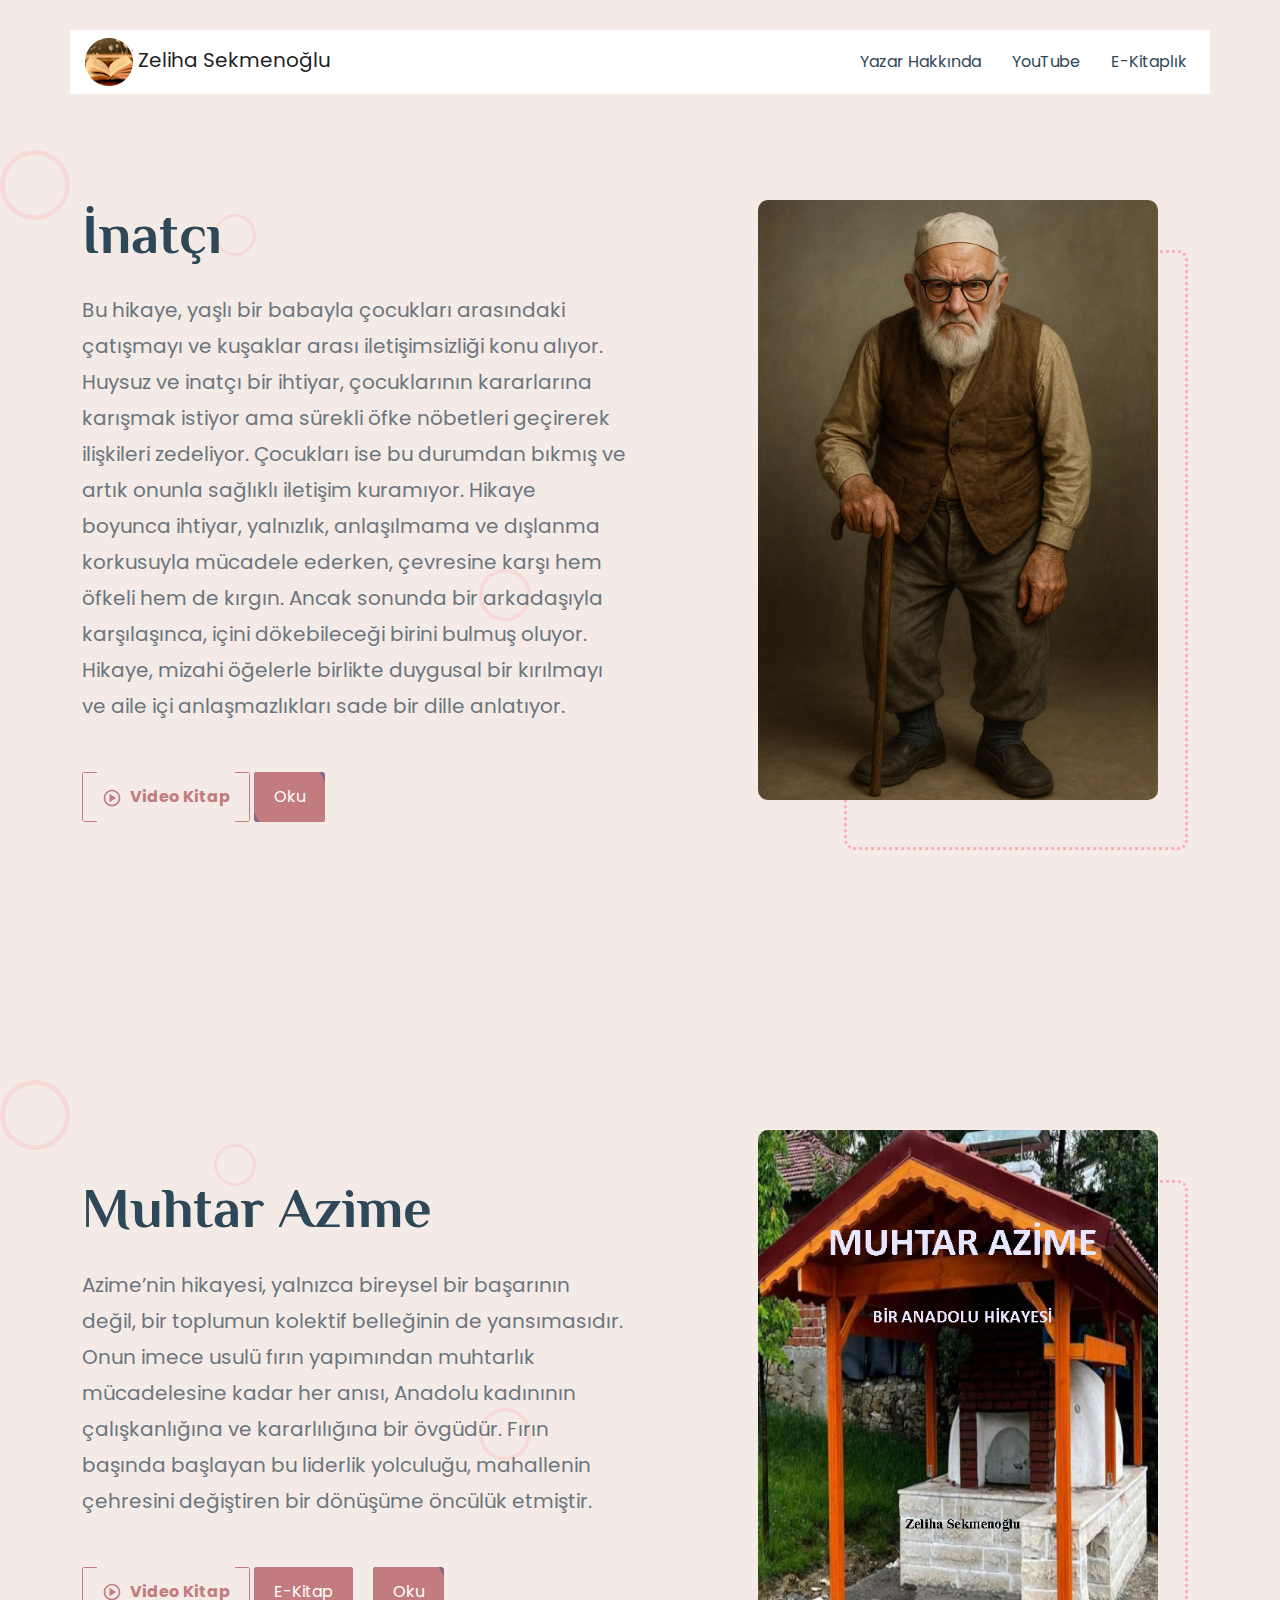
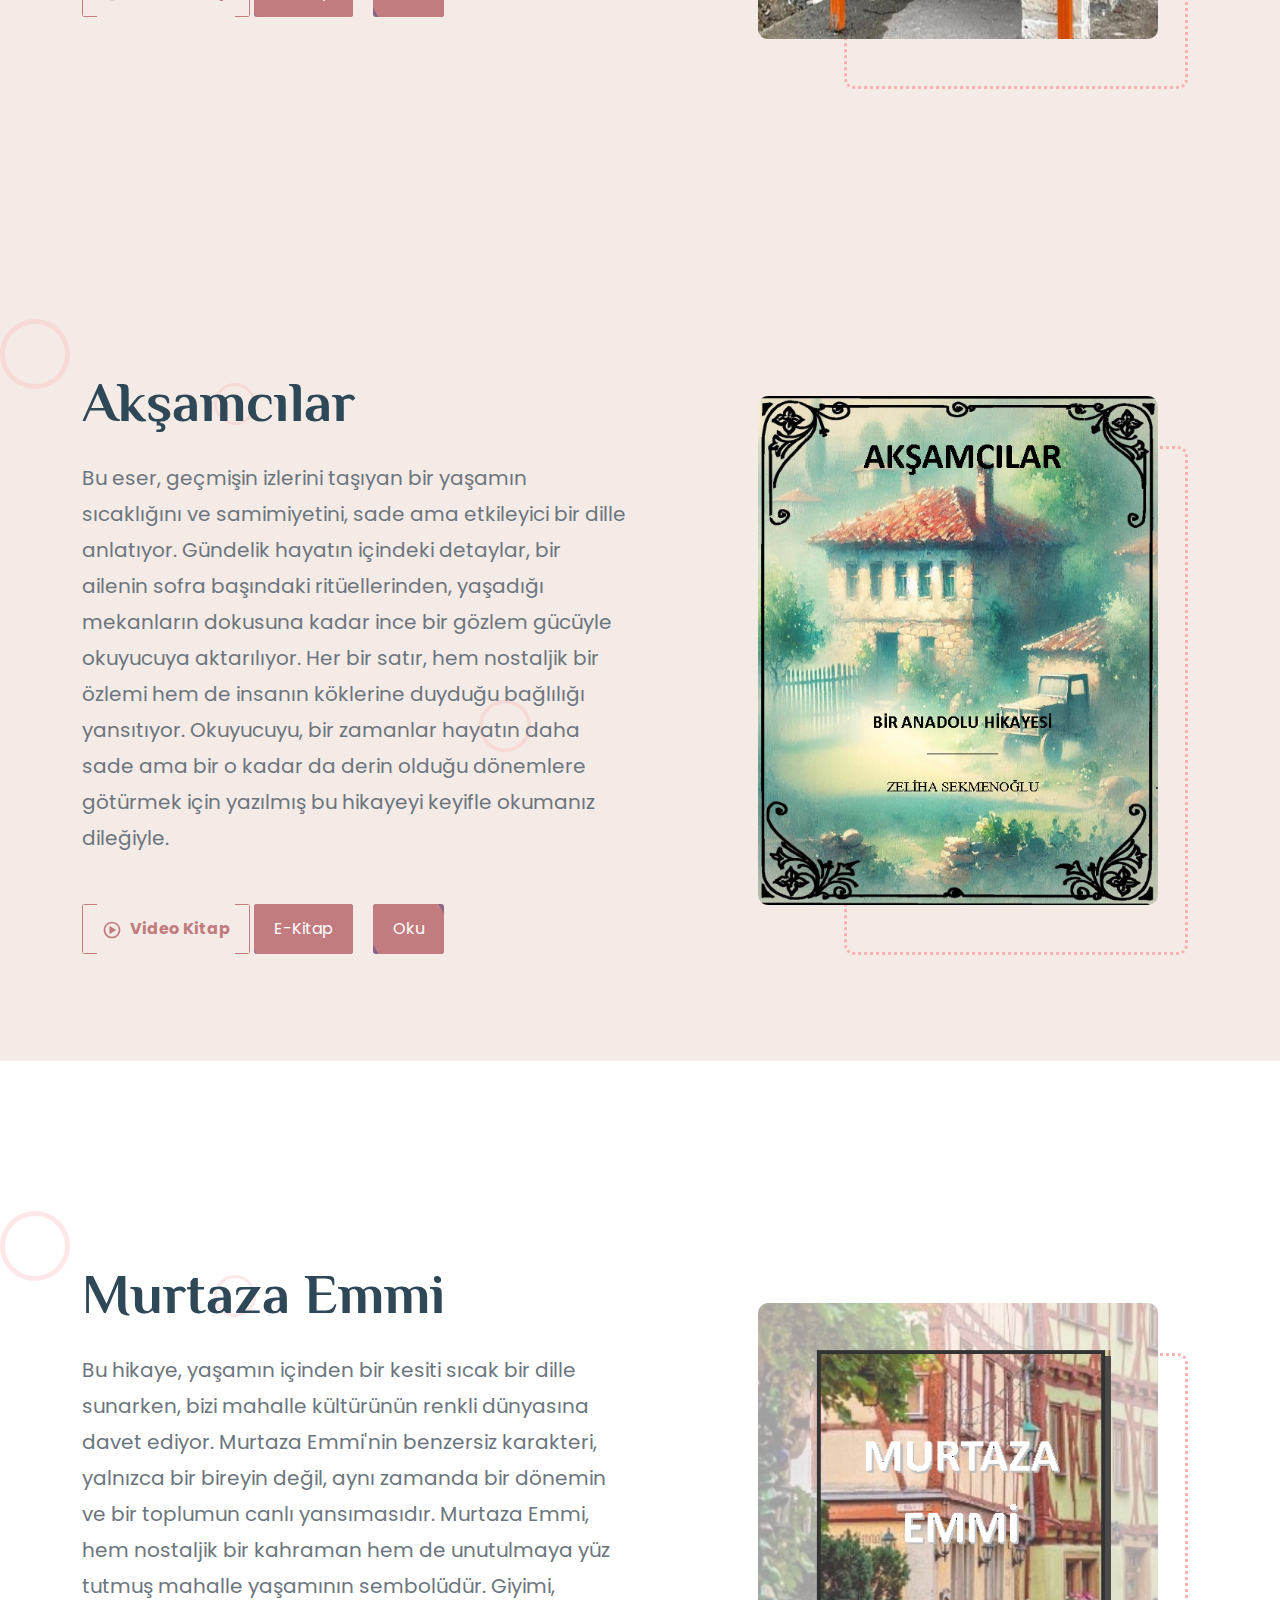
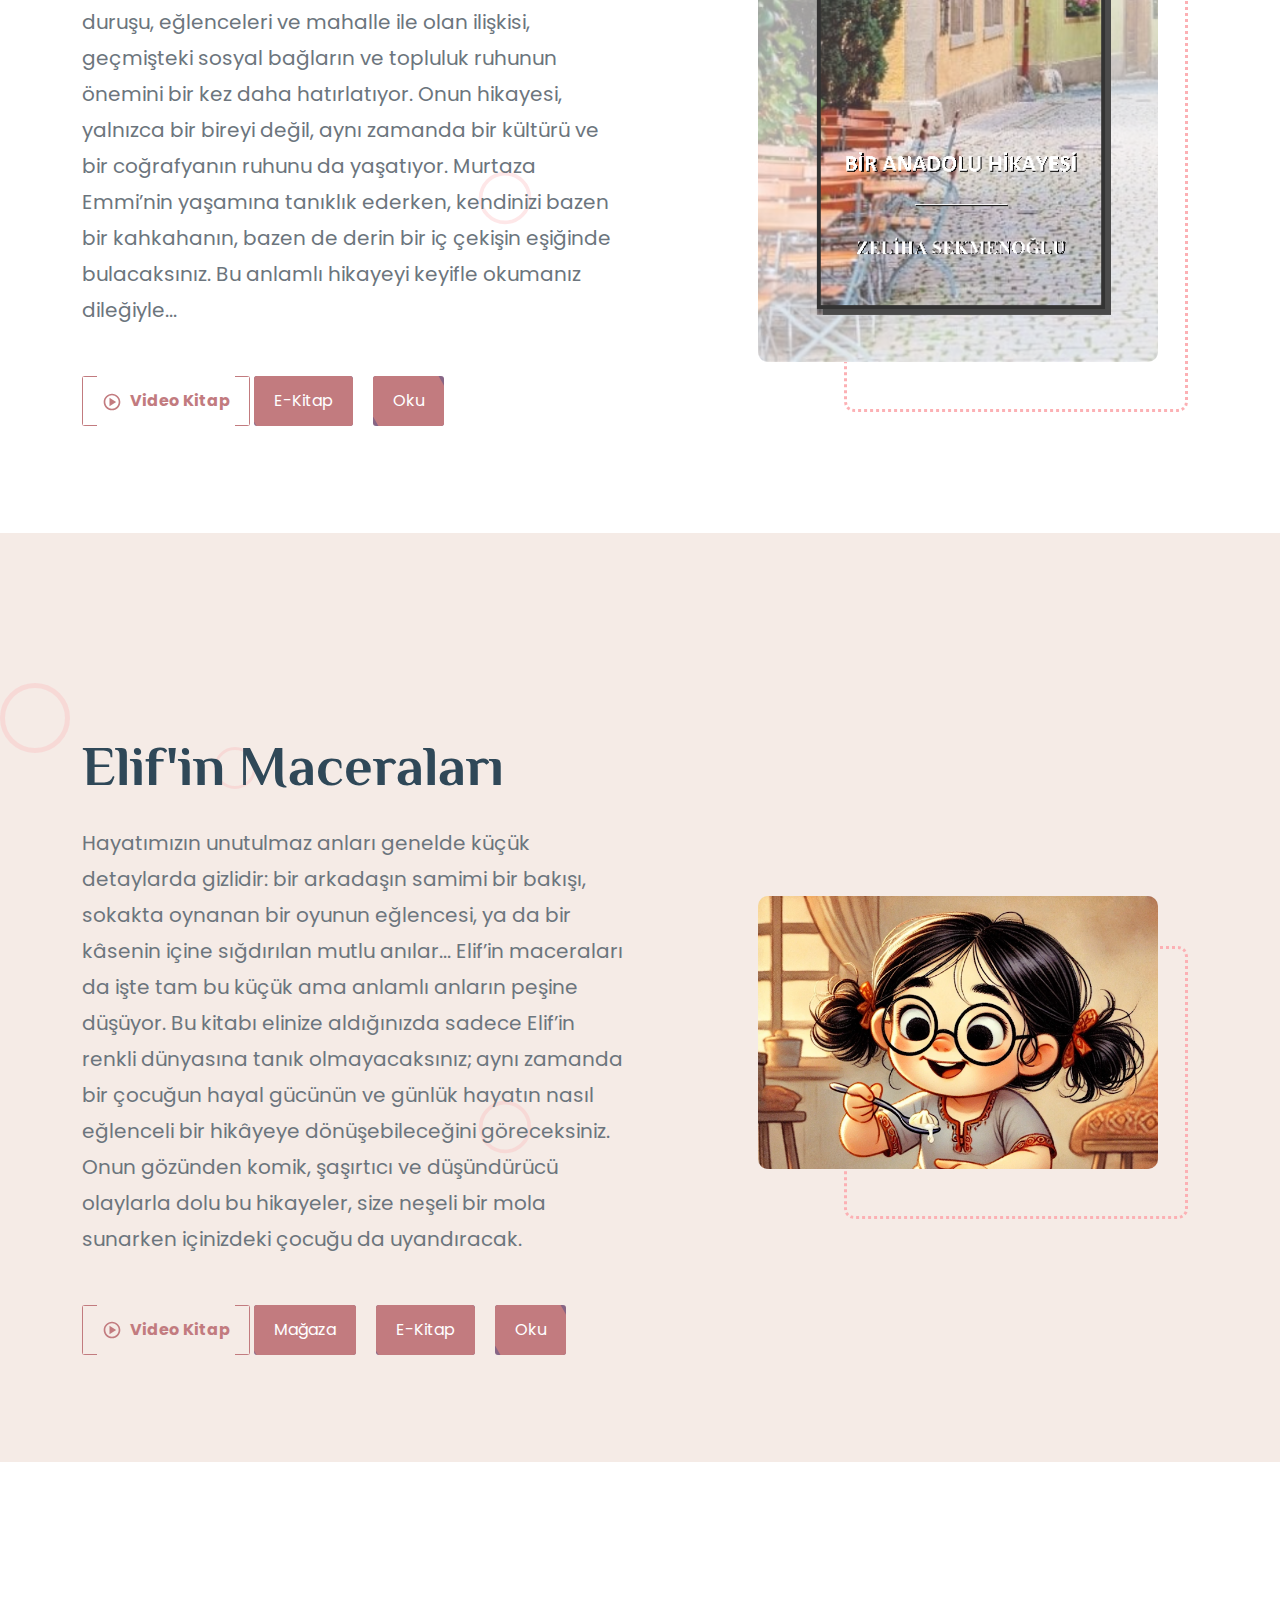
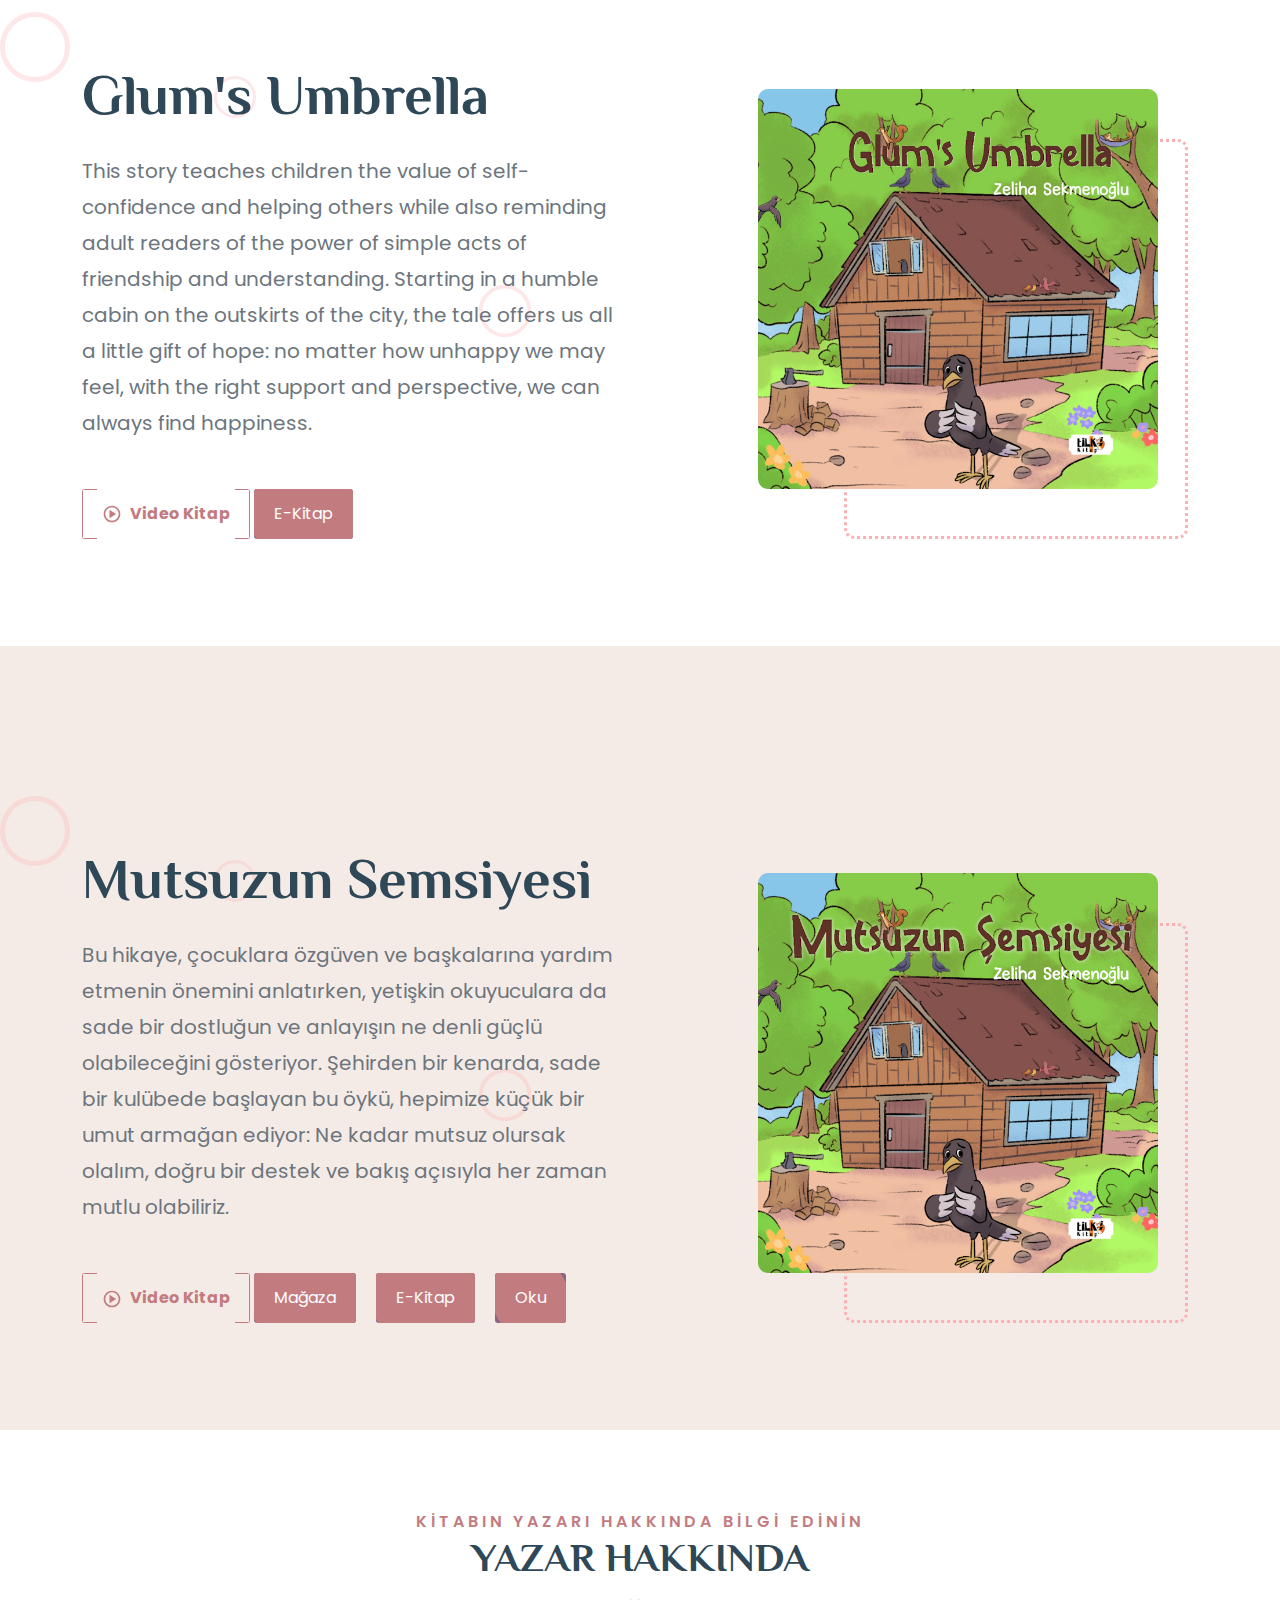
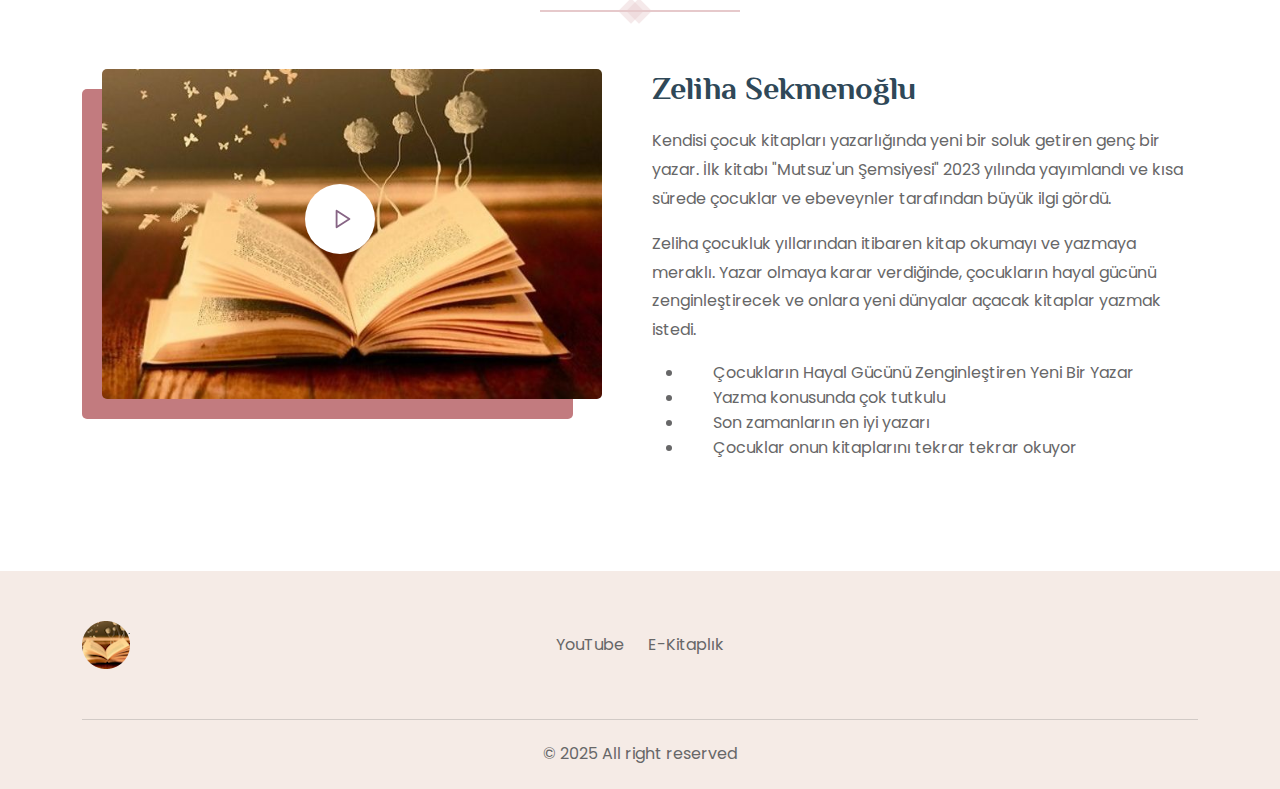
<file: index.html>
<!-- _______. _______  __  ___ .___  ___.  _______ .__   __.     _______   ___________    ____
    /       ||   ____||  |/  / |   \/   | |   ____||  \ |  |    |       \ |   ____\   \  /   /
   |   (----`|  |__   |  '  /  |  \  /  | |  |__   |   \|  |    |  .--.  ||  |__   \   \/   /
    \   \    |   __|  |    <   |  |\/|  | |   __|  |  . `  |    |  |  |  ||   __|   \      /
.----)   |   |  |____ |  .  \  |  |  |  | |  |____ |  |\   |  __|  '--'  ||  |____   \    /
|_______/    |_______||__|\__\ |__|  |__| |_______||__| \__| (__)_______/ |_______|   \__/-->
<!DOCTYPE html>
<html lang="tr">

<head>
    <meta charset="utf-8" />
    <meta http-equiv="Content-Type" content="text/html; charset=UTF-8">
    <meta name="Content-Language" content="tr" />
    <meta http-equiv="X-UA-Compatible" content="IE=edge">
    <meta name="viewport" content="width=device-width, initial-scale=1, shrink-to-fit=no">
    <meta name="author" content="humans.txt">
    <meta name="description" content="Zeliha Sekmenoğlu - Yazarın tüm kitapları">
    <meta name="robots" content="INDEX, FOLLOW">
    <meta name="twitter:title" content="Zeliha Sekmenoğlu - Yazarın tüm kitapları">
    <meta name="twitter:description" content="Zeliha Sekmenoğlu - Yazarın tüm kitapları">
    <meta name="twitter:card" content="summary">
    <meta name="twitter:site" content="">
    <meta name="twitter:image" content="http://zeliha.sekmen.dev/images/book.jpg">
    <meta property="og:title" content="Zeliha Sekmenoğlu - Yazarın tüm kitapları">
    <meta property="og:url" content="http://zeliha.sekmen.dev/">
    <meta property="og:site_name" content="Zeliha Sekmenoğlu">
    <meta property="og:description" content="Zeliha Sekmenoğlu - Yazarın tüm kitapları">
    <meta property="og:image" content="http://zeliha.sekmen.dev/images/book.jpg">
    <title>Zeliha Sekmenoğlu - Yazarın tüm kitapları | Zeliha Sekmenoğlu</title>
    <link rel="canonical" href="https://zeliha.sekmen.dev/">
    <link rel="apple-touch-icon" sizes="180x180" href="/apple-touch-icon.png">
    <link rel="icon" type="image/png" sizes="32x32" href="/favicon-32x32.png">
    <link rel="icon" type="image/png" sizes="16x16" href="/favicon-16x16.png">
    <link rel="manifest" href="/site.webmanifest">
    <link href="/assets/main.8acc86f2.css" rel="stylesheet">
    <script>window.dataLayer = window.dataLayer || []; function gtag() { dataLayer.push(arguments); }
        gtag('js', new Date()); gtag('config', 'G-NYHRZMZS9V');</script>
</head>

<body>
    <div class="section-wrapper">
        <header class="header">
            <div class="container" id="hero">
                <div class="row">
                    <nav class="navbar navbar-expand-lg navbar-light bg-none">
                        <a class="navbar-brand" href="/">
                            <img src="/images/logo.png" alt="Zeliha Sekmenoğlu">
                            <span class="hidden">Zeliha Sekmenoğlu</span>
                        </a>
                        <ul class="navbar-nav menu ms-auto">
                            <li class="nav-item"><a href="#author" class="benefits nav-link">Yazar Hakkında</a></li>
                            <li class="nav-item"><a href="https://www.youtube.com/@HikayelerinDunyasi"
                                    target="_blank" class="benefits nav-link">YouTube</a></li>
                            <li class="nav-item"><a
                                    href="https://play.google.com/store/search?q=zeliha%20sekmeno%C4%9Flu&amp;c=books"
                                    target="_blank" class="benefits nav-link">E-Kitaplık</a></li>
                        </ul>
                    </nav>
                </div>
            </div>
        </header>

        <section class="hero hero__padding overflow-hidden position-relative bg-one">
            <div class="circle x1"></div>
            <div class="circle x2"></div>
            <div class="circle x3"></div>
            <div class="circle x4"></div>
            <div class="circle x5"></div>
            <div class="container">
                <div class="row align-items-center">
                    <div class="col-md-7 col-lg-6 m-0px-b md-m-40px-b">
                        <div class="hero__content position-relative">
                            <h1 class="display-4 mb-4 text-capitalize">İnatçı</h1>
                            <p class="text-muted mb-5 fs-5">
                                Bu hikaye, yaşlı bir babayla çocukları arasındaki çatışmayı ve kuşaklar arası iletişimsizliği konu alıyor.
                                Huysuz ve inatçı bir ihtiyar, çocuklarının kararlarına karışmak istiyor ama sürekli öfke nöbetleri geçirerek ilişkileri zedeliyor.
                                Çocukları ise bu durumdan bıkmış ve artık onunla sağlıklı iletişim kuramıyor.
                                Hikaye boyunca ihtiyar, yalnızlık, anlaşılmama ve dışlanma korkusuyla mücadele ederken, çevresine karşı hem öfkeli hem de kırgın.
                                Ancak sonunda bir arkadaşıyla karşılaşınca, içini dökebileceği birini bulmuş oluyor. Hikaye, mizahi öğelerle birlikte duygusal bir kırılmayı ve aile içi anlaşmazlıkları sade bir dille anlatıyor.
                            </p>
                            <div><a href="https://youtu.be/rESz2OTptQQ" target="_blank"
                                    class="fw-bold btn__secondary" title="Video Kitap">
                                    <svg stroke="currentColor" fill="currentColor" stroke-width="0" viewBox="0 0 24 24"
                                        height="1em" width="1em" xmlns="http://www.w3.org/2000/svg">
                                        <path
                                            d="M12 2C6.486 2 2 6.486 2 12s4.486 10 10 10 10-4.486 10-10S17.514 2 12 2zm0 18c-4.411 0-8-3.589-8-8s3.589-8 8-8 8 3.589 8 8-3.589 8-8 8z">
                                        </path>
                                        <path d="m9 17 8-5-8-5z"></path>
                                    </svg>
                                    Video Kitap </a>
                                <a href="/bir-anadolu-hikayesi/inatci/"
                                    class="smooth button button__primary me-3"><span> Oku
                                    </span></a>
                            </div>
                        </div>
                    </div>
                    <div class="col-md-5 offset-lg-1 text-center">
                        <div class="hero__images3">
                            <img width="400" class="img-fluid" src="/images/inatci.png" alt="Akşamcılar">
                        </div>
                    </div>
                </div>
            </div>
        </section>

        <section class="hero hero__padding overflow-hidden position-relative bg-one">
            <div class="circle x1"></div>
            <div class="circle x2"></div>
            <div class="circle x3"></div>
            <div class="circle x4"></div>
            <div class="circle x5"></div>
            <div class="container">
                <div class="row align-items-center">
                    <div class="col-md-7 col-lg-6 m-0px-b md-m-40px-b">
                        <div class="hero__content position-relative">
                            <h1 class="display-4 mb-4 text-capitalize">Muhtar Azime</h1>
                            <p class="text-muted mb-5 fs-5">
                                Azime’nin hikayesi, yalnızca bireysel bir başarının değil, bir toplumun kolektif
                                belleğinin de yansımasıdır.
                                Onun imece usulü fırın yapımından muhtarlık mücadelesine kadar her anısı,
                                Anadolu kadınının çalışkanlığına ve kararlılığına bir övgüdür.
                                Fırın başında başlayan bu liderlik yolculuğu, mahallenin çehresini değiştiren bir
                                dönüşüme öncülük etmiştir.
                            </p>
                            <div><a href="https://youtu.be/6ZOiEadlyZk" target="_blank"
                                    class="fw-bold btn__secondary" title="Video Kitap">
                                    <svg stroke="currentColor" fill="currentColor" stroke-width="0" viewBox="0 0 24 24"
                                        height="1em" width="1em" xmlns="http://www.w3.org/2000/svg">
                                        <path
                                            d="M12 2C6.486 2 2 6.486 2 12s4.486 10 10 10 10-4.486 10-10S17.514 2 12 2zm0 18c-4.411 0-8-3.589-8-8s3.589-8 8-8 8 3.589 8 8-3.589 8-8 8z">
                                        </path>
                                        <path d="m9 17 8-5-8-5z"></path>
                                    </svg>
                                    Video Kitap </a>
                                <a href="https://play.google.com/store/books/details/Zeliha_Sekmeno%C4%9Flu_Muhtar_Azime?id=ntI5EQAAQBAJ"
                                    target="_blank" class="smooth button button__primary me-3"><span> E-Kitap
                                    </span></a>
                                <a href="/bir-anadolu-hikayesi/muhtar-azime/"
                                    class="smooth button button__primary me-3"><span> Oku
                                    </span></a>
                            </div>
                        </div>
                    </div>
                    <div class="col-md-5 offset-lg-1 text-center">
                        <div class="hero__images3">
                            <img width="400" class="img-fluid" src="/images/muhtar-azime.png" alt="Akşamcılar">
                        </div>
                    </div>
                </div>
            </div>
        </section>

        <section class="hero hero__padding overflow-hidden position-relative bg-one">
            <div class="circle x1"></div>
            <div class="circle x2"></div>
            <div class="circle x3"></div>
            <div class="circle x4"></div>
            <div class="circle x5"></div>
            <div class="container">
                <div class="row align-items-center">
                    <div class="col-md-7 col-lg-6 m-0px-b md-m-40px-b">
                        <div class="hero__content position-relative">
                            <h1 class="display-4 mb-4 text-capitalize">Akşamcılar</h1>
                            <p class="text-muted mb-5 fs-5">
                                Bu eser, geçmişin izlerini taşıyan bir yaşamın sıcaklığını ve samimiyetini, sade ama
                                etkileyici bir dille anlatıyor.
                                Gündelik hayatın içindeki detaylar, bir ailenin sofra başındaki ritüellerinden, yaşadığı
                                mekanların dokusuna kadar ince bir gözlem gücüyle okuyucuya aktarılıyor.
                                Her bir satır, hem nostaljik bir özlemi hem de insanın köklerine duyduğu bağlılığı
                                yansıtıyor.
                                Okuyucuyu, bir zamanlar hayatın daha sade ama bir o kadar da derin olduğu dönemlere
                                götürmek için yazılmış bu hikayeyi keyifle okumanız dileğiyle.
                            </p>
                            <div><a href="https://youtu.be/hZ2qjAMJR4c" target="_blank"
                                    class="fw-bold btn__secondary" title="Video Kitap">
                                    <svg stroke="currentColor" fill="currentColor" stroke-width="0" viewBox="0 0 24 24"
                                        height="1em" width="1em" xmlns="http://www.w3.org/2000/svg">
                                        <path
                                            d="M12 2C6.486 2 2 6.486 2 12s4.486 10 10 10 10-4.486 10-10S17.514 2 12 2zm0 18c-4.411 0-8-3.589-8-8s3.589-8 8-8 8 3.589 8 8-3.589 8-8 8z">
                                        </path>
                                        <path d="m9 17 8-5-8-5z"></path>
                                    </svg>
                                    Video Kitap </a>
                                <a href="https://play.google.com/store/books/details/Zeliha_Sekmeno%C4%9Flu_Ak%C5%9Famc%C4%B1lar?id=xGE1EQAAQBAJ"
                                    target="_blank" class="smooth button button__primary me-3"><span> E-Kitap
                                    </span></a>
                                <a href="/bir-anadolu-hikayesi/aksamcilar/"
                                    class="smooth button button__primary me-3"><span> Oku
                                    </span></a>
                            </div>
                        </div>
                    </div>
                    <div class="col-md-5 offset-lg-1 text-center">
                        <div class="hero__images3">
                            <img width="400" class="img-fluid" src="/images/aksamcilar.png" alt="Akşamcılar">
                        </div>
                    </div>
                </div>
            </div>
        </section>

        <section class="hero hero__padding overflow-hidden position-relative bg-white">
            <div class="circle x1"></div>
            <div class="circle x2"></div>
            <div class="circle x3"></div>
            <div class="circle x4"></div>
            <div class="circle x5"></div>
            <div class="container">
                <div class="row align-items-center">
                    <div class="col-md-7 col-lg-6 m-0px-b md-m-40px-b">
                        <div class="hero__content position-relative">
                            <h1 class="display-4 mb-4 text-capitalize">Murtaza Emmi</h1>
                            <p class="text-muted mb-5 fs-5">
                                Bu hikaye, yaşamın içinden bir kesiti sıcak bir dille sunarken, bizi mahalle kültürünün
                                renkli dünyasına davet ediyor.
                                Murtaza Emmi'nin benzersiz karakteri, yalnızca bir bireyin değil, aynı zamanda bir
                                dönemin ve bir toplumun canlı yansımasıdır.
                                Murtaza Emmi, hem nostaljik bir kahraman hem de unutulmaya yüz tutmuş mahalle yaşamının
                                sembolüdür.
                                Giyimi, duruşu, eğlenceleri ve mahalle ile olan ilişkisi, geçmişteki sosyal bağların ve
                                topluluk ruhunun önemini bir kez daha hatırlatıyor.
                                Onun hikayesi, yalnızca bir bireyi değil, aynı zamanda bir kültürü ve bir coğrafyanın
                                ruhunu da yaşatıyor.
                                Murtaza Emmi’nin yaşamına tanıklık ederken, kendinizi bazen bir kahkahanın, bazen de
                                derin bir iç çekişin eşiğinde bulacaksınız.
                                Bu anlamlı hikayeyi keyifle okumanız dileğiyle...
                            </p>
                            <div><a href="https://youtu.be/R6MoGTtCAxs" target="_blank"
                                    class="fw-bold btn__secondary" title="Video Kitap">
                                     <svg stroke="currentColor" fill="currentColor"
                                        stroke-width="0" viewBox="0 0 24 24" height="1em" width="1em"
                                        xmlns="http://www.w3.org/2000/svg">
                                        <path
                                            d="M12 2C6.486 2 2 6.486 2 12s4.486 10 10 10 10-4.486 10-10S17.514 2 12 2zm0 18c-4.411 0-8-3.589-8-8s3.589-8 8-8 8 3.589 8 8-3.589 8-8 8z">
                                        </path>
                                        <path d="m9 17 8-5-8-5z"></path>
                                    </svg> Video Kitap </a>
                                <a href="https://play.google.com/store/books/details/Zeliha_Sekmeno%C4%9Flu_Ak%C5%9Famc%C4%B1lar?id=xGE1EQAAQBAJ"
                                    target="_blank" class="smooth button button__primary me-3"><span> E-Kitap
                                    </span></a>
                                <a href="/bir-anadolu-hikayesi/murtaza-emmi/"
                                    class="smooth button button__primary me-3"><span> Oku
                                    </span></a>
                            </div>
                        </div>
                    </div>
                    <div class="col-md-5 offset-lg-1 text-center">
                        <div class="hero__images3">
                            <img width="400" class="img-fluid" src="/images/murtaza-emmi.png" alt="Murtaza Emmi">
                        </div>
                    </div>
                </div>
            </div>
        </section>

        <section class="hero hero__padding overflow-hidden position-relative bg-one">
            <div class="circle x1"></div>
            <div class="circle x2"></div>
            <div class="circle x3"></div>
            <div class="circle x4"></div>
            <div class="circle x5"></div>
            <div class="container">
                <div class="row align-items-center">
                    <div class="col-md-7 col-lg-6 m-0px-b md-m-40px-b">
                        <div class="hero__content position-relative">
                            <h1 class="display-4 mb-4 text-capitalize">Elif'in Maceraları</h1>
                            <p class="text-muted mb-5 fs-5">
                                Hayatımızın unutulmaz anları genelde küçük detaylarda gizlidir: bir arkadaşın samimi bir
                                bakışı, sokakta oynanan bir oyunun eğlencesi, ya da bir kâsenin içine sığdırılan mutlu
                                anılar...
                                Elif’in maceraları da işte tam bu küçük ama anlamlı anların peşine düşüyor.
                                Bu kitabı elinize aldığınızda sadece Elif’in renkli dünyasına tanık olmayacaksınız;
                                aynı zamanda bir çocuğun hayal gücünün ve günlük hayatın nasıl eğlenceli bir hikâyeye
                                dönüşebileceğini göreceksiniz.
                                Onun gözünden komik, şaşırtıcı ve düşündürücü olaylarla dolu bu hikayeler, size neşeli
                                bir mola sunarken içinizdeki çocuğu da uyandıracak.
                            </p>
                            <div><a href="https://youtube.com/playlist?list=PLsgzOQKcLoqWkbtRlKRy5yvaEx5NguMVf&si=U4IjjQWowrZJFfBs"
                                    target="_blank" class="fw-bold btn__secondary" title="Video Kitap">
                                     <svg stroke="currentColor"
                                        fill="currentColor" stroke-width="0" viewBox="0 0 24 24" height="1em"
                                        width="1em" xmlns="http://www.w3.org/2000/svg">
                                        <path
                                            d="M12 2C6.486 2 2 6.486 2 12s4.486 10 10 10 10-4.486 10-10S17.514 2 12 2zm0 18c-4.411 0-8-3.589-8-8s3.589-8 8-8 8 3.589 8 8-3.589 8-8 8z">
                                        </path>
                                        <path d="m9 17 8-5-8-5z"></path>
                                    </svg> Video Kitap </a>
                                <a href="https://www.florakitap.com/product-page/elif-in-maceraları"
                                    target="_blank" class="smooth button button__primary me-3"><span> Mağaza
                                    </span></a>
                                <a href="https://play.google.com/store/books/details/Zeliha_Sekmeno%C4%9Flu_Elif_in_Maceralar%C4%B1?id=AWk-EQAAQBAJ"
                                    target="_blank" class="smooth button button__primary me-3"><span> E-Kitap
                                    </span></a>
                                <a href="/elifin-maceralari/"
                                    class="smooth button button__primary me-3"><span> Oku
                                    </span></a>
                            </div>
                        </div>
                    </div>
                    <div class="col-md-5 offset-lg-1 text-center">
                        <div class="hero__images3">
                            <img width="400" class="img-fluid" src="/images/elifin-maceralari.png"
                                alt="Elif'in Maceraları">
                        </div>
                    </div>
                </div>
            </div>
        </section>

        <section class="hero hero__padding overflow-hidden position-relative bg-white">
            <div class="circle x1"></div>
            <div class="circle x2"></div>
            <div class="circle x3"></div>
            <div class="circle x4"></div>
            <div class="circle x5"></div>
            <div class="container">
                <div class="row align-items-center">
                    <div class="col-md-7 col-lg-6 m-0px-b md-m-40px-b">
                        <div class="hero__content position-relative">
                            <h1 class="display-4 mb-4 text-capitalize">Glum's Umbrella</h1>
                            <p class="text-muted mb-5 fs-5">
                                This story teaches children the value of self-confidence and helping others while also
                                reminding adult readers of the power of simple acts of friendship and understanding.
                                Starting in a humble cabin on the outskirts of the city, the tale offers us all a little
                                gift of hope: no matter how unhappy we may feel, with the right support and perspective,
                                we can always find happiness.
                            </p>
                            <div><a href="https://youtu.be/iW75ZlMHyxQ" target="_blank"
                                    class="fw-bold btn__secondary" title="Video Kitap"> 
                                    <svg stroke="currentColor" fill="currentColor"
                                        stroke-width="0" viewBox="0 0 24 24" height="1em" width="1em"
                                        xmlns="http://www.w3.org/2000/svg">
                                        <path
                                            d="M12 2C6.486 2 2 6.486 2 12s4.486 10 10 10 10-4.486 10-10S17.514 2 12 2zm0 18c-4.411 0-8-3.589-8-8s3.589-8 8-8 8 3.589 8 8-3.589 8-8 8z">
                                        </path>
                                        <path d="m9 17 8-5-8-5z"></path>
                                    </svg> Video Kitap </a>
                                <a href="https://play.google.com/store/books/details/Zeliha_Sekmeno%C4%9Flu_Glum_s_Umbrella?id=dF8fEQAAQBAJ"
                                    target="_blank" class="smooth button button__primary me-3"><span> E-Kitap
                                    </span></a>
                            </div>
                        </div>
                    </div>
                    <div class="col-md-5 offset-lg-1 text-center">
                        <div class="hero__images3">
                            <img width="400" class="img-fluid" src="/images/glums-umbrella.png" alt="Glum's Umbrella">
                        </div>
                    </div>
                </div>
            </div>
        </section>

        <section class="hero hero__padding overflow-hidden position-relative bg-one">
            <div class="circle x1"></div>
            <div class="circle x2"></div>
            <div class="circle x3"></div>
            <div class="circle x4"></div>
            <div class="circle x5"></div>
            <div class="container">
                <div class="row align-items-center">
                    <div class="col-md-7 col-lg-6 m-0px-b md-m-40px-b">
                        <div class="hero__content position-relative">
                            <h1 class="display-4 mb-4 text-capitalize">Mutsuzun Semsiyesi</h1>
                            <p class="text-muted mb-5 fs-5">
                                Bu hikaye, çocuklara özgüven ve başkalarına yardım etmenin önemini anlatırken, yetişkin
                                okuyuculara da sade bir dostluğun ve anlayışın ne denli güçlü olabileceğini gösteriyor.
                                Şehirden bir kenarda, sade bir kulübede başlayan bu öykü, hepimize küçük bir umut
                                armağan ediyor: Ne kadar mutsuz olursak olalım, doğru bir destek ve bakış açısıyla her
                                zaman mutlu olabiliriz.
                            </p>
                            <div><a href="https://youtu.be/2xPkqQoxpPg" target="_blank"
                                    class="fw-bold btn__secondary" title="Video Kitap">
                                     <svg stroke="currentColor" fill="currentColor"
                                        stroke-width="0" viewBox="0 0 24 24" height="1em" width="1em"
                                        xmlns="http://www.w3.org/2000/svg">
                                        <path
                                            d="M12 2C6.486 2 2 6.486 2 12s4.486 10 10 10 10-4.486 10-10S17.514 2 12 2zm0 18c-4.411 0-8-3.589-8-8s3.589-8 8-8 8 3.589 8 8-3.589 8-8 8z">
                                        </path>
                                        <path d="m9 17 8-5-8-5z"></path>
                                    </svg> Video Kitap </a>
                                <a href="https://www.tilkikitap.com/kitaplar/kitap-baski-zeliha-sekmenoglu-mutsuzun-semsiyesi-3533.html"
                                    target="_blank" class="smooth button button__primary me-3"><span> Mağaza
                                    </span></a>
                                <a href="https://play.google.com/store/books/details/Zeliha_Sekmeno%C4%9Flu_Mutsuz_un_%C5%9Eemsiyesi?id=b_YcEQAAQBAJ"
                                    target="_blank" class="smooth button button__primary me-3"><span> E-Kitap
                                    </span></a>
                                <a href="/mutsuzun-semsiyesi/"
                                    class="smooth button button__primary me-3"><span> Oku
                                    </span></a>
                            </div>
                        </div>
                    </div>
                    <div class="col-md-5 offset-lg-1 text-center">
                        <div class="hero__images3">
                            <img width="400" class="img-fluid" src="/images/mutsuzun-semsiyesi.png"
                                alt="Mutsuzun Semsiyesi">
                        </div>
                    </div>
                </div>
            </div>
        </section>

        <section id="author" class="section-padding author">
            <div class="container">
                <div class="row">
                    <div class="col-xl-6 offset-xl-3 col-lg-10 offset-lg-1">
                        <div class="section-title-center text-center"><span>Kitabın yazarı hakkında bilgi edinin</span>
                            <h2 class="display-6">YAZAR HAKKINDA</h2>
                            <div class="section-divider divider-traingle"></div>
                        </div>
                    </div>
                </div>
                <div class="row">
                    <div class="col-lg-6">
                        <div class="author__image">
                            <img class="img-fluid img" src="/images/book.jpg" alt="Author"> 
                            <a href="https://www.youtube.com/playlist?list=PLsgzOQKcLoqX8zA3Lrnnzm2iHM0NkvigH"
                                target="_blank" class="glightbox3 video-btn" title="YouTube Video Playlist"> 
                                <svg stroke="currentColor" fill="none"
                                    stroke-width="2" viewBox="0 0 24 24" stroke-linecap="round" stroke-linejoin="round"
                                    height="1em" width="1em" xmlns="http://www.w3.org/2000/svg">
                                    <polygon points="5 3 19 12 5 21 5 3"></polygon>
                                </svg> 
                            </a>
                            <div class="promo-video">
                                <div class="waves-block">
                                    <div class="waves wave-1"></div>
                                    <div class="waves wave-2"></div>
                                    <div class="waves wave-3"></div>
                                </div>
                            </div>
                        </div>
                    </div>
                    <div class="col-lg-6">
                        <div class="author__content">
                            <h2 class="m-20px-b">Zeliha Sekmenoğlu</h2>
                            <p>Kendisi çocuk kitapları yazarlığında yeni bir soluk getiren genç bir yazar. İlk kitabı
                                "Mutsuz'un Şemsiyesi" 2023 yılında yayımlandı ve kısa sürede çocuklar ve ebeveynler
                                tarafından büyük ilgi gördü.</p>
                            <p>Zeliha çocukluk yıllarından itibaren kitap okumayı ve yazmaya
                                meraklı. Yazar olmaya karar verdiğinde, çocukların hayal gücünü zenginleştirecek ve
                                onlara yeni dünyalar açacak kitaplar yazmak istedi.</p>
                            <ul class="m-30px-b">
                                <li><img src="/images/check.svg" alt="icon" width="25" height="25"> Çocukların
                                    Hayal Gücünü Zenginleştiren Yeni Bir Yazar</li>
                                <li><img src="/images/check.svg" alt="icon" width="25" height="25"> Yazma
                                    konusunda çok tutkulu</li>
                                <li><img src="/images/check.svg" alt="icon" width="25" height="25"> Son zamanların
                                    en iyi yazarı</li>
                                <li><img src="/images/check.svg" alt="icon" width="25" height="25"> Çocuklar onun
                                    kitaplarını tekrar tekrar okuyor</li>
                            </ul>
                        </div>
                    </div>
                </div>
            </div>
        </section>

        <footer class="footer overflow-hidden bg-one">
            <div class="container">
                <div class="footer__top m-50px-t m-50px-b">
                    <div class="row">
                        <div
                            class="col-lg-3 d-flex justify-content-center align-items-center mb-3 mb-lg-0 justify-content-lg-start">
                            <a href="/"> <img src="/images/logo.png" alt="Logo"> </a>
                        </div>
                        <div class="col-lg-6 d-flex justify-content-center align-items-center mb-3 mb-lg-0">
                            <ul class="footer__menu">
                                <li class="nav-item"><a href="https://www.youtube.com/@HikayelerinDunyasi"
                                        target="_blank" class="benefits nav-link">YouTube</a></li>
                                <li class="nav-item"><a
                                        href="https://play.google.com/store/search?q=zeliha%20sekmeno%C4%9Flu&amp;c=books"
                                        target="_blank" class="benefits nav-link">E-Kitaplık</a></li>
                            </ul>
                        </div>
                    </div>
                </div>
                <hr>
                <div class="footer__copyright m-20px-t m-20px-b">
                    <div class="row">
                        <div class="col-12">
                            <p class="m-0 text-center">©
                                2025 All right reserved
                            </p>
                        </div>
                    </div>
                </div>
            </div>
        </footer>
    </div>
    <script type="application/ld+json">
        {
            "@context": "https://schema.org",
            "@graph": [
                {
                    "@id": "#author",
                    "@type": "Person",
                    "name": "Zeliha Sekmenoğlu",
                    "sameAs": "Zeliha Sekmenoglu",
                    "url": "https://zeliha.sekmen.dev/",
                    "image": "http://zeliha.sekmen.dev/images/book.jpg",
                    "description": "Kendisi çocuk kitapları yazarlığında yeni bir soluk getiren genç bir yazar. İlk kitabı 'Mutsuz'un Şemsiyesi' 2023 yılında yayımlandı ve kısa sürede çocuklar ve ebeveynler tarafından büyük ilgi gördü."
                },
                {
                    "@id": "#book1",
                    "@type": "Book",
                    "about": "https://zeliha.sekmen.dev/bir-anadolu-hikayesi/muhtar-azime/",
                    "name": "Muhtar Azime",
                    "inLanguage": "tr",
                    "genre": "fictional",
                    "author": "#author",
                    "image": "http://zeliha.sekmen.dev/images/muhtar-azime.png",
                    "description": "Azime’nin hikayesi, yalnızca bireysel bir başarının değil, bir toplumun kolektif belleğinin de yansımasıdır. Onun imece usulü fırın yapımından muhtarlık mücadelesine kadar her anısı, Anadolu kadınının çalışkanlığına ve kararlılığına bir övgüdür. Fırın başında başlayan bu liderlik yolculuğu, mahallenin çehresini değiştiren bir dönüşüme öncülük etmiştir."
                },
                {
                    "@id": "#book2",
                    "@type": "Book",
                    "about": "https://zeliha.sekmen.dev/bir-anadolu-hikayesi/aksamcilar/",
                    "name": "Akşamcılar",
                    "inLanguage": "tr",
                    "genre": "fictional",
                    "author": "#author",
                    "image": "http://zeliha.sekmen.dev/images/aksamcilar.png",
                    "description": "Bu eser, geçmişin izlerini taşıyan bir yaşamın sıcaklığını ve samimiyetini, sade ama etkileyici bir dille anlatıyor."
                },
                {
                    "@id": "#book3",
                    "@type": "Book",
                    "about": "https://zeliha.sekmen.dev/bir-anadolu-hikayesi/murtaza-emmi/",
                    "name": "Murtaza Emmi",
                    "inLanguage": "tr",
                    "genre": "fictional",
                    "author": "#author",
                    "image": "http://zeliha.sekmen.dev/images/murtaza-emmi.png",
                    "description": "Bu hikaye, yaşamın içinden bir kesiti sıcak bir dille sunarken, bizi mahalle kültürünün renkli dünyasına davet ediyor."
                },
                {
                    "@id": "#book4",
                    "@type": "Book",
                    "about": "https://zeliha.sekmen.dev/elifin-maceralari/",
                    "name": "Elif'in Maceraları",
                    "isbn": "978-625-6066-74-8",
                    "inLanguage": "tr",
                    "genre": "fictional",
                    "author": "#author",
                    "image": "http://zeliha.sekmen.dev/images/elifin-maceralari.png",
                    "description": "Hayatımızın unutulmaz anları genelde küçük detaylarda gizlidir: bir arkadaşın samimi bir bakışı, sokakta oynanan bir oyunun eğlencesi, ya da bir kâsenin içine sığdırılan mutlu anılar."
                },
                {
                    "@id": "#book5",
                    "@type": "Book",
                    "about": "https://zeliha.sekmen.dev/mutsuzun-semsiyesi/",
                    "name": "Glum's Umbrella",
                    "inLanguage": "en",
                    "genre": "fictional",
                    "author": "#author",
                    "image": "http://zeliha.sekmen.dev/images/glums-umbrella.png",
                    "description": "This story teaches children the value of self-confidence and helping others while also reminding adult readers of the power of simple acts of friendship and understanding."
                },
                {
                    "@id": "#book6",
                    "@type": "Book",
                    "about": "https://zeliha.sekmen.dev/mutsuzun-semsiyesi/",
                    "name": "Mutsuzun Semsiyesi",
                    "isbn": "978-625-6831-27-8",
                    "inLanguage": "tr",
                    "genre": "fictional",
                    "author": "#author",
                    "image": "http://zeliha.sekmen.dev/images/mutsuzun-semsiyesi.png",
                    "description": "Bu hikaye, çocuklara özgüven ve başkalarına yardım etmenin önemini anlatırken, yetişkin okuyuculara da sade bir dostluğun ve anlayışın ne denli güçlü olabileceğini gösteriyor."
                }
                {
                    "@id": "#book7",
                    "@type": "Book",
                    "about": "https://zeliha.sekmen.dev/bir-anadolu-hikayesi/inatci/",
                    "name": "İnatçı",
                    "inLanguage": "tr",
                    "genre": "fictional",
                    "author": "#author",
                    "image": "http://zeliha.sekmen.dev/images/inatci.png",
                    "description": "Bu hikaye, yaşlı bir babayla çocukları arasındaki çatışmayı ve kuşaklar arası iletişimsizliği konu alıyor. Huysuz ve inatçı bir ihtiyar, çocuklarının kararlarına karışmak istiyor ama sürekli öfke nöbetleri geçirerek ilişkileri zedeliyor. Çocukları ise bu durumdan bıkmış ve artık onunla sağlıklı iletişim kuramıyor. Hikaye boyunca ihtiyar, yalnızlık, anlaşılmama ve dışlanma korkusuyla mücadele ederken, çevresine karşı hem öfkeli hem de kırgın. Ancak sonunda bir arkadaşıyla karşılaşınca, içini dökebileceği birini bulmuş oluyor. Hikaye, mizahi öğelerle birlikte duygusal bir kırılmayı ve aile içi anlaşmazlıkları sade bir dille anlatıyor."
                },
            ]
          }
    </script>
</body>

</html>
</file>
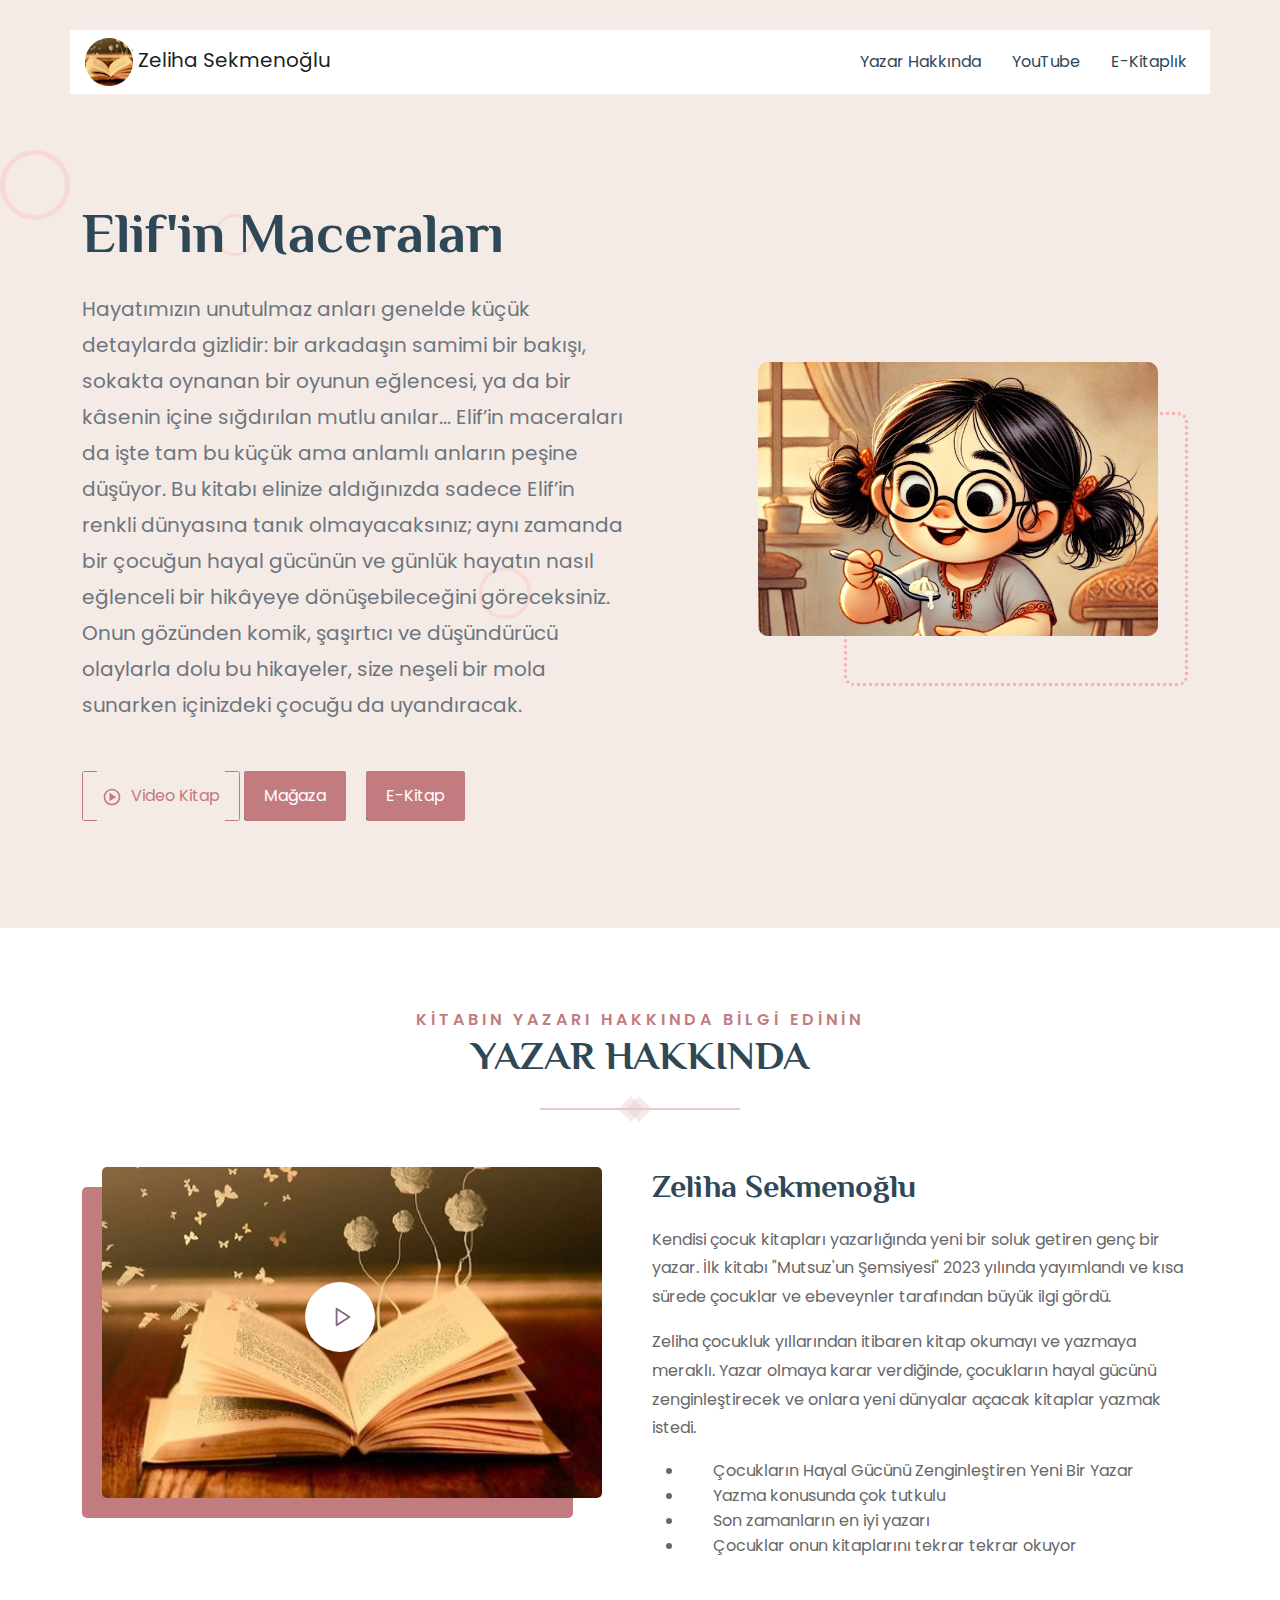
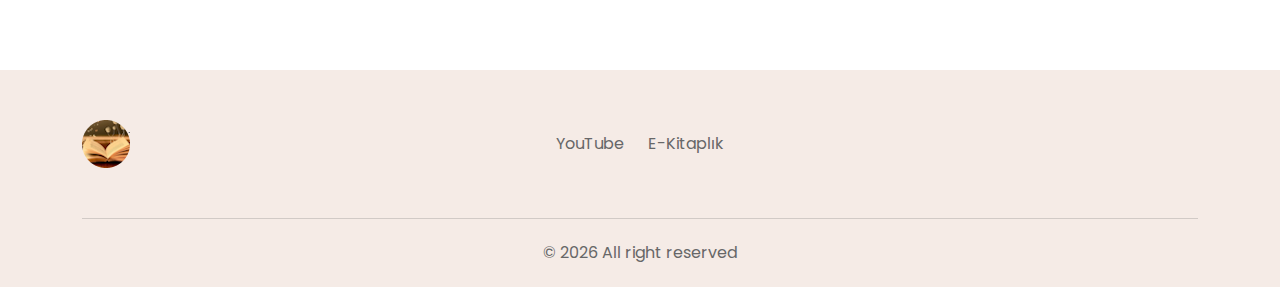
<file: elifin-maceralari/index.html>
<!-- _______. _______  __  ___ .___  ___.  _______ .__   __.     _______   ___________    ____
    /       ||   ____||  |/  / |   \/   | |   ____||  \ |  |    |       \ |   ____\   \  /   /
   |   (----`|  |__   |  '  /  |  \  /  | |  |__   |   \|  |    |  .--.  ||  |__   \   \/   /
    \   \    |   __|  |    <   |  |\/|  | |   __|  |  . `  |    |  |  |  ||   __|   \      /
.----)   |   |  |____ |  .  \  |  |  |  | |  |____ |  |\   |  __|  '--'  ||  |____   \    /
|_______/    |_______||__|\__\ |__|  |__| |_______||__| \__| (__)_______/ |_______|   \__/-->
<!DOCTYPE html>
<html lang="tr">

<head>
    <meta charset="utf-8" />
    <meta http-equiv="Content-Type" content="text/html; charset=UTF-8">
    <meta name="Content-Language" content="tr" />
    <meta http-equiv="X-UA-Compatible" content="IE=edge">
    <meta name="viewport" content="width=device-width, initial-scale=1, shrink-to-fit=no">
    <meta name="author" content="humans.txt">
    <meta name="description" content="Zeliha Sekmenoğlu - Yazarın tüm kitapları">
    <meta name="robots" content="INDEX, FOLLOW">
    <meta name="twitter:title" content="Zeliha Sekmenoğlu - Yazarın tüm kitapları">
    <meta name="twitter:description" content="Zeliha Sekmenoğlu - Yazarın tüm kitapları">
    <meta name="twitter:card" content="summary">
    <meta name="twitter:site" content="">
    <meta name="twitter:image" content="http://zeliha.sekmen.dev/images/book.jpg">
    <meta property="og:title" content="Zeliha Sekmenoğlu - Yazarın tüm kitapları">
    <meta property="og:url" content="http://zeliha.sekmen.dev/">
    <meta property="og:site_name" content="Zeliha Sekmenoğlu">
    <meta property="og:description" content="Zeliha Sekmenoğlu - Yazarın tüm kitapları">
    <meta property="og:image" content="http://zeliha.sekmen.dev/images/book.jpg">
    <title>Zeliha Sekmenoğlu - Yazarın tüm kitapları | Zeliha Sekmenoğlu</title>
    <link rel="canonical" href="https://zeliha.sekmen.dev/">
    <link rel="icon" type="image/x-icon" href="/images/favicon.png">
    <link rel="apple-touch-icon" sizes="180x180" href="/images/favicon.png">
    <link rel="icon" type="image/png" sizes="32x32" href="/images/favicon.png">
    <link rel="icon" type="image/png" sizes="16x16" href="/images/favicon.png">
    <meta name="msapplication-TileColor" content="#ffffff">
    <meta name="theme-color" content="#ffffff">
    <link href="/assets/main.8acc86f2.css" rel="stylesheet">
    <script>window.dataLayer = window.dataLayer || []; function gtag() { dataLayer.push(arguments); }
        gtag('js', new Date()); gtag('config', 'G-NYHRZMZS9V');</script>
</head>

<body>
    <div class="section-wrapper">
        <header class="header">
            <div class="container" id="hero">
                <div class="row">
                    <nav class="navbar navbar-expand-lg navbar-light bg-none">
                        <a class="navbar-brand" href="/">
                            <img src="/images/logo.png" alt="Zeliha Sekmenoğlu">
                            <span class="hidden">Zeliha Sekmenoğlu</span>
                        </a>
                        <ul class="navbar-nav menu ms-auto">
                            <li class="nav-item"><a href="#author" class="benefits nav-link">Yazar Hakkında</a></li>
                            <li class="nav-item"><a href="https://www.youtube.com/@HikayelerinDunyasi"
                                    target="_blank" class="benefits nav-link">YouTube</a></li>
                            <li class="nav-item"><a
                                    href="https://play.google.com/store/search?q=zeliha%20sekmeno%C4%9Flu&amp;c=books"
                                    target="_blank" class="benefits nav-link">E-Kitaplık</a></li>
                        </ul>
                    </nav>
                </div>
            </div>
        </header>

        <section class="hero hero__padding overflow-hidden position-relative bg-one">
            <div class="circle x1"></div>
            <div class="circle x2"></div>
            <div class="circle x3"></div>
            <div class="circle x4"></div>
            <div class="circle x5"></div>
            <div class="container">
                <div class="row align-items-center">
                    <div class="col-md-7 col-lg-6 m-0px-b md-m-40px-b">
                        <div class="hero__content position-relative">
                            <h1 class="display-4 mb-4 text-capitalize">Elif'in Maceraları</h1>
                            <p class="text-muted mb-5 fs-5">
                                Hayatımızın unutulmaz anları genelde küçük detaylarda gizlidir: bir arkadaşın samimi bir
                                bakışı, sokakta oynanan bir oyunun eğlencesi, ya da bir kâsenin içine sığdırılan mutlu
                                anılar...
                                Elif’in maceraları da işte tam bu küçük ama anlamlı anların peşine düşüyor.
                                Bu kitabı elinize aldığınızda sadece Elif’in renkli dünyasına tanık olmayacaksınız;
                                aynı zamanda bir çocuğun hayal gücünün ve günlük hayatın nasıl eğlenceli bir hikâyeye
                                dönüşebileceğini göreceksiniz.
                                Onun gözünden komik, şaşırtıcı ve düşündürücü olaylarla dolu bu hikayeler, size neşeli
                                bir mola sunarken içinizdeki çocuğu da uyandıracak.
                            </p>
                            <div><a href="https://youtube.com/playlist?list=PLsgzOQKcLoqWkbtRlKRy5yvaEx5NguMVf&si=U4IjjQWowrZJFfBs"
                                    target="_blank" class="glightbox3 btn__secondary"> <svg stroke="currentColor"
                                        fill="currentColor" stroke-width="0" viewBox="0 0 24 24" height="1em"
                                        width="1em" xmlns="http://www.w3.org/2000/svg">
                                        <path
                                            d="M12 2C6.486 2 2 6.486 2 12s4.486 10 10 10 10-4.486 10-10S17.514 2 12 2zm0 18c-4.411 0-8-3.589-8-8s3.589-8 8-8 8 3.589 8 8-3.589 8-8 8z">
                                        </path>
                                        <path d="m9 17 8-5-8-5z"></path>
                                    </svg> Video Kitap </a>
                                <a href="https://www.florakitap.com/product-page/elif-in-maceraları"
                                    target="_blank" class="smooth button button__primary me-3"><span> Mağaza
                                    </span></a>
                                <a href="https://play.google.com/store/books/details/Zeliha_Sekmeno%C4%9Flu_Elif_in_Maceralar%C4%B1?id=AWk-EQAAQBAJ"
                                    target="_blank" class="smooth button button__primary me-3"><span> E-Kitap
                                    </span></a>
                            </div>
                        </div>
                    </div>
                    <div class="col-md-5 offset-lg-1 text-center">
                        <div class="hero__images3">
                            <img width="400" class="img-fluid" src="/images/elifin-maceralari.png"
                                alt="Elif'in Maceraları">
                        </div>
                    </div>
                </div>
            </div>
        </section>

        <section id="author" class="section-padding author">
            <div class="container">
                <div class="row">
                    <div class="col-xl-6 offset-xl-3 col-lg-10 offset-lg-1">
                        <div class="section-title-center text-center"><span>Kitabın yazarı hakkında bilgi edinin</span>
                            <h2 class="display-6">YAZAR HAKKINDA</h2>
                            <div class="section-divider divider-traingle"></div>
                        </div>
                    </div>
                </div>
                <div class="row">
                    <div class="col-lg-6">
                        <div class="author__image"><img class="img-fluid img" src="/images/book.jpg" alt="Author"> <a
                                href="https://www.youtube.com/playlist?list=PLsgzOQKcLoqX8zA3Lrnnzm2iHM0NkvigH"
                                target="_blank" class="glightbox3 video-btn"> <svg stroke="currentColor" fill="none"
                                    stroke-width="2" viewBox="0 0 24 24" stroke-linecap="round" stroke-linejoin="round"
                                    height="1em" width="1em" xmlns="http://www.w3.org/2000/svg">
                                    <polygon points="5 3 19 12 5 21 5 3"></polygon>
                                </svg> </a>
                            <div class="promo-video">
                                <div class="waves-block">
                                    <div class="waves wave-1"></div>
                                    <div class="waves wave-2"></div>
                                    <div class="waves wave-3"></div>
                                </div>
                            </div>
                        </div>
                    </div>
                    <div class="col-lg-6">
                        <div class="author__content">
                            <h2 class="m-20px-b">Zeliha Sekmenoğlu</h2>
                            <p>Kendisi çocuk kitapları yazarlığında yeni bir soluk getiren genç bir yazar. İlk kitabı
                                "Mutsuz'un Şemsiyesi" 2023 yılında yayımlandı ve kısa sürede çocuklar ve ebeveynler
                                tarafından büyük ilgi gördü.</p>
                            <p>Zeliha çocukluk yıllarından itibaren kitap okumayı ve yazmaya
                                meraklı. Yazar olmaya karar verdiğinde, çocukların hayal gücünü zenginleştirecek ve
                                onlara yeni dünyalar açacak kitaplar yazmak istedi.</p>
                            <ul class="m-30px-b">
                                <li><img src="/images/check.svg" alt="icon" width="25" height="25"> Çocukların
                                    Hayal Gücünü Zenginleştiren Yeni Bir Yazar</li>
                                <li><img src="/images/check.svg" alt="icon" width="25" height="25"> Yazma
                                    konusunda çok tutkulu</li>
                                <li><img src="/images/check.svg" alt="icon" width="25" height="25"> Son zamanların
                                    en iyi yazarı</li>
                                <li><img src="/images/check.svg" alt="icon" width="25" height="25"> Çocuklar onun
                                    kitaplarını tekrar tekrar okuyor</li>
                            </ul>
                        </div>
                    </div>
                </div>
            </div>
        </section>

        <footer class="footer overflow-hidden bg-one">
            <div class="container">
                <div class="footer__top m-50px-t m-50px-b">
                    <div class="row">
                        <div
                            class="col-lg-3 d-flex justify-content-center align-items-center mb-3 mb-lg-0 justify-content-lg-start">
                            <a href="/"> <img src="/images/logo.png" alt="Logo"> </a>
                        </div>
                        <div class="col-lg-6 d-flex justify-content-center align-items-center mb-3 mb-lg-0">
                            <ul class="footer__menu">
                                <li class="nav-item"><a href="https://www.youtube.com/@HikayelerinDunyasi"
                                        target="_blank" class="benefits nav-link">YouTube</a></li>
                                <li class="nav-item"><a
                                        href="https://play.google.com/store/search?q=zeliha%20sekmeno%C4%9Flu&amp;c=books"
                                        target="_blank" class="benefits nav-link">E-Kitaplık</a></li>
                            </ul>
                        </div>
                    </div>
                </div>
                <hr>
                <div class="footer__copyright m-20px-t m-20px-b">
                    <div class="row">
                        <div class="col-12">
                            <p class="m-0 text-center">©
                                <script>document.write(new Date().getFullYear());</script> All right reserved
                            </p>
                        </div>
                    </div>
                </div>
            </div>
        </footer>
    </div>
    <script>console.log("%c Stop!", 'color: red; font-size: 48px'); console.log("%c This is a browser feature intended for developers. If someone told you to copy-paste something here to enable an feature or \"hack\" someone's account, it is a scam and will give them access to your account!", 'font-size: 20px');</script>
</body>

</html>
</file>
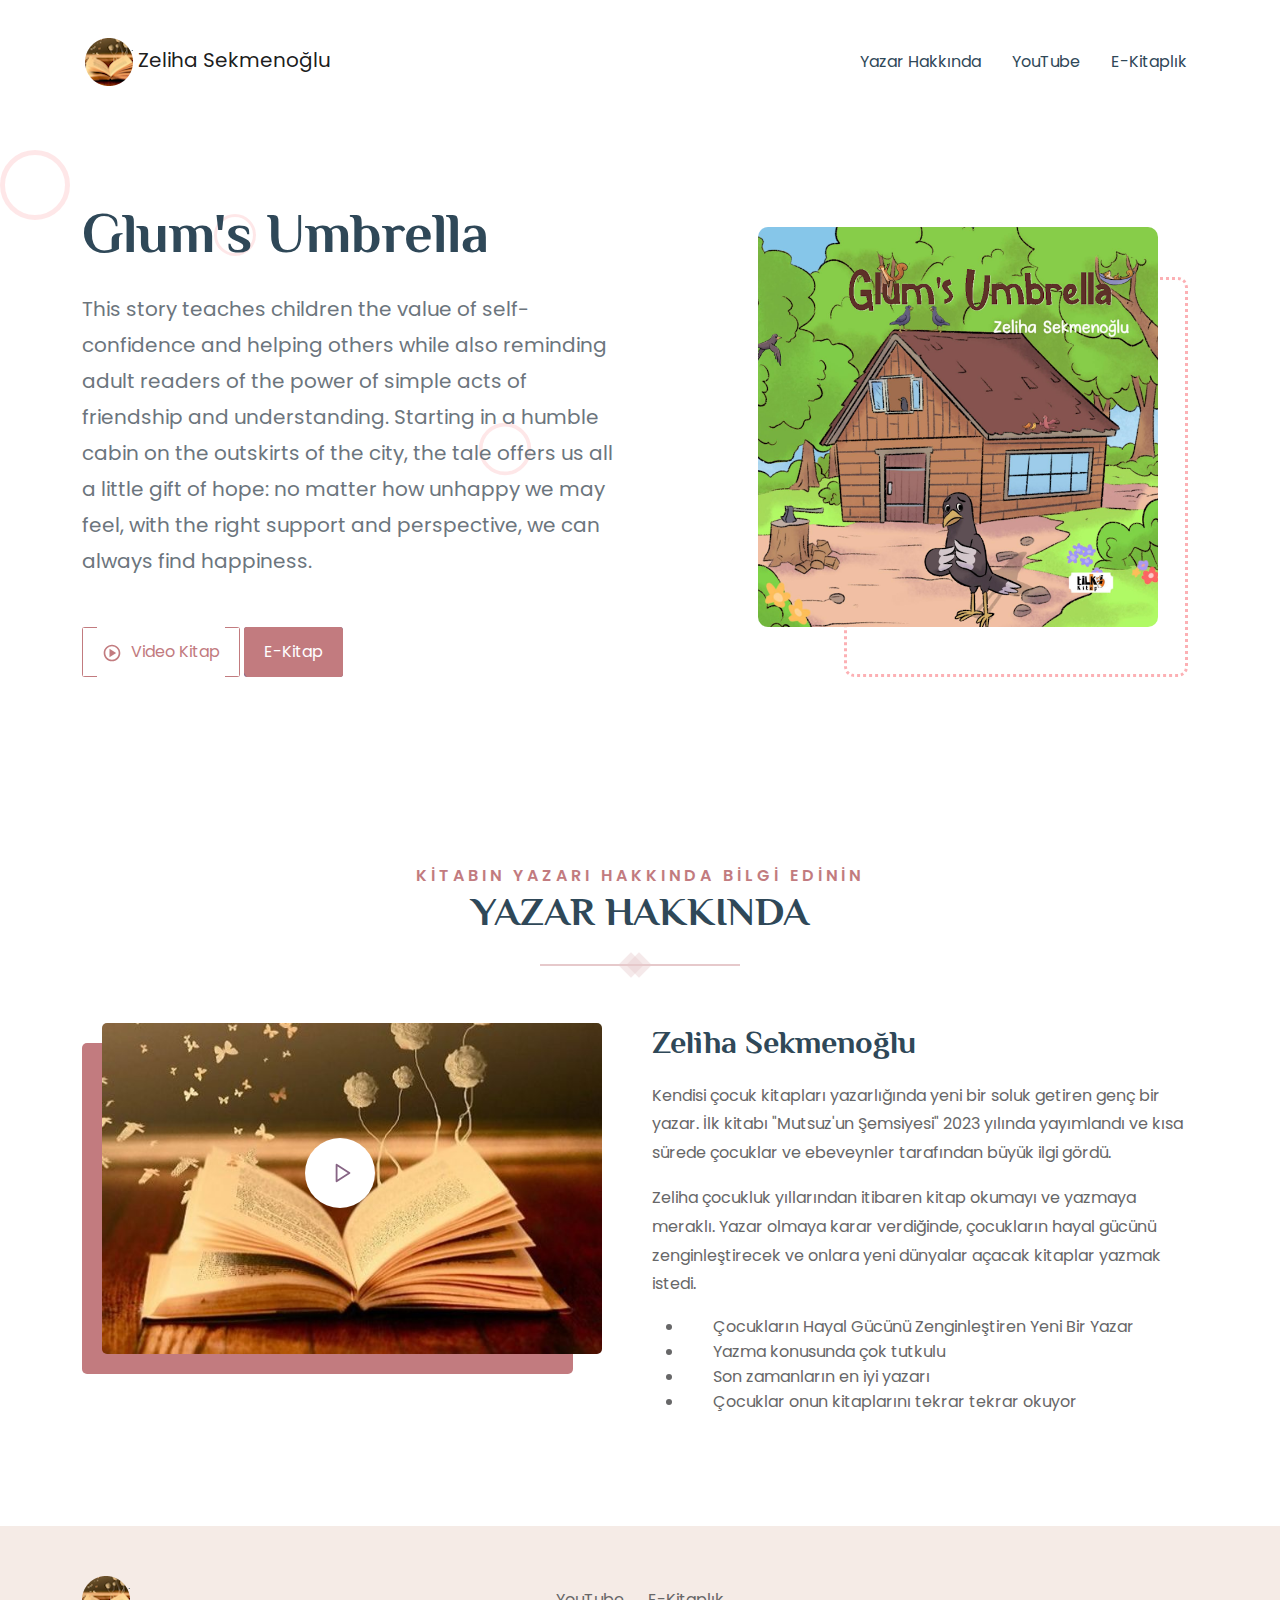
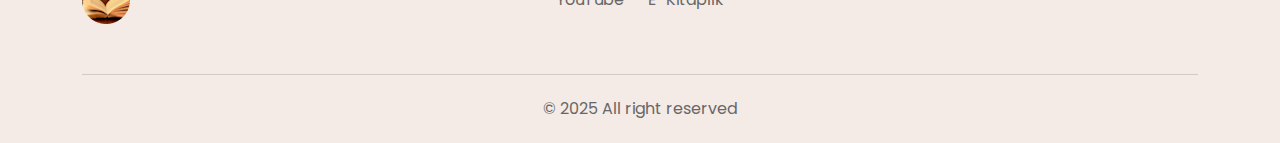
<file: glums-umbrella/index.html>
<!-- _______. _______  __  ___ .___  ___.  _______ .__   __.     _______   ___________    ____
    /       ||   ____||  |/  / |   \/   | |   ____||  \ |  |    |       \ |   ____\   \  /   /
   |   (----`|  |__   |  '  /  |  \  /  | |  |__   |   \|  |    |  .--.  ||  |__   \   \/   /
    \   \    |   __|  |    <   |  |\/|  | |   __|  |  . `  |    |  |  |  ||   __|   \      /
.----)   |   |  |____ |  .  \  |  |  |  | |  |____ |  |\   |  __|  '--'  ||  |____   \    /
|_______/    |_______||__|\__\ |__|  |__| |_______||__| \__| (__)_______/ |_______|   \__/-->
<!DOCTYPE html>
<html lang="tr">

<head>
    <meta charset="utf-8" />
    <meta http-equiv="Content-Type" content="text/html; charset=UTF-8">
    <meta name="Content-Language" content="tr" />
    <meta http-equiv="X-UA-Compatible" content="IE=edge">
    <meta name="viewport" content="width=device-width, initial-scale=1, shrink-to-fit=no">
    <meta name="author" content="humans.txt">
    <meta name="description" content="Zeliha Sekmenoğlu - Yazarın tüm kitapları">
    <meta name="robots" content="INDEX, FOLLOW">
    <meta name="twitter:title" content="Zeliha Sekmenoğlu - Yazarın tüm kitapları">
    <meta name="twitter:description" content="Zeliha Sekmenoğlu - Yazarın tüm kitapları">
    <meta name="twitter:card" content="summary">
    <meta name="twitter:site" content="">
    <meta name="twitter:image" content="http://zeliha.sekmen.dev/images/book.jpg">
    <meta property="og:title" content="Zeliha Sekmenoğlu - Yazarın tüm kitapları">
    <meta property="og:url" content="http://zeliha.sekmen.dev/">
    <meta property="og:site_name" content="Zeliha Sekmenoğlu">
    <meta property="og:description" content="Zeliha Sekmenoğlu - Yazarın tüm kitapları">
    <meta property="og:image" content="http://zeliha.sekmen.dev/images/book.jpg">
    <title>Zeliha Sekmenoğlu - Yazarın tüm kitapları | Zeliha Sekmenoğlu</title>
    <link rel="canonical" href="https://zeliha.sekmen.dev/">
    <link rel="icon" type="image/x-icon" href="/images/favicon.png">
    <link rel="apple-touch-icon" sizes="180x180" href="/images/favicon.png">
    <link rel="icon" type="image/png" sizes="32x32" href="/images/favicon.png">
    <link rel="icon" type="image/png" sizes="16x16" href="/images/favicon.png">
    <meta name="msapplication-TileColor" content="#ffffff">
    <meta name="theme-color" content="#ffffff">
    <link href="/assets/main.8acc86f2.css" rel="stylesheet">
    <script>window.dataLayer = window.dataLayer || []; function gtag() { dataLayer.push(arguments); }
        gtag('js', new Date()); gtag('config', 'G-NYHRZMZS9V');</script>
</head>

<body>
    <div class="section-wrapper">
        <header class="header">
            <div class="container" id="hero">
                <div class="row">
                    <nav class="navbar navbar-expand-lg navbar-light bg-none">
                        <a class="navbar-brand" href="/">
                            <img src="/images/logo.png" alt="Zeliha Sekmenoğlu">
                            <span class="hidden">Zeliha Sekmenoğlu</span>
                        </a>
                        <ul class="navbar-nav menu ms-auto">
                            <li class="nav-item"><a href="#author" class="benefits nav-link">Yazar Hakkında</a></li>
                            <li class="nav-item"><a href="https://www.youtube.com/@HikayelerinDunyasi"
                                    target="_blank" class="benefits nav-link">YouTube</a></li>
                            <li class="nav-item"><a
                                    href="https://play.google.com/store/search?q=zeliha%20sekmeno%C4%9Flu&amp;c=books"
                                    target="_blank" class="benefits nav-link">E-Kitaplık</a></li>
                        </ul>
                    </nav>
                </div>
            </div>
        </header>

        <section class="hero hero__padding overflow-hidden position-relative bg-white">
            <div class="circle x1"></div>
            <div class="circle x2"></div>
            <div class="circle x3"></div>
            <div class="circle x4"></div>
            <div class="circle x5"></div>
            <div class="container">
                <div class="row align-items-center">
                    <div class="col-md-7 col-lg-6 m-0px-b md-m-40px-b">
                        <div class="hero__content position-relative">
                            <h1 class="display-4 mb-4 text-capitalize">Glum's Umbrella</h1>
                            <p class="text-muted mb-5 fs-5">
                                This story teaches children the value of self-confidence and helping others while also
                                reminding adult readers of the power of simple acts of friendship and understanding.
                                Starting in a humble cabin on the outskirts of the city, the tale offers us all a little
                                gift of hope: no matter how unhappy we may feel, with the right support and perspective,
                                we can always find happiness.
                            </p>
                            <div><a href="https://youtu.be/iW75ZlMHyxQ" target="_blank"
                                    class="glightbox3 btn__secondary"> <svg stroke="currentColor" fill="currentColor"
                                        stroke-width="0" viewBox="0 0 24 24" height="1em" width="1em"
                                        xmlns="http://www.w3.org/2000/svg">
                                        <path
                                            d="M12 2C6.486 2 2 6.486 2 12s4.486 10 10 10 10-4.486 10-10S17.514 2 12 2zm0 18c-4.411 0-8-3.589-8-8s3.589-8 8-8 8 3.589 8 8-3.589 8-8 8z">
                                        </path>
                                        <path d="m9 17 8-5-8-5z"></path>
                                    </svg> Video Kitap </a>
                                <a href="https://play.google.com/store/books/details/Zeliha_Sekmeno%C4%9Flu_Glum_s_Umbrella?id=dF8fEQAAQBAJ"
                                    target="_blank" class="smooth button button__primary me-3"><span> E-Kitap
                                    </span></a>
                            </div>
                        </div>
                    </div>
                    <div class="col-md-5 offset-lg-1 text-center">
                        <div class="hero__images3">
                            <img width="400" class="img-fluid" src="/images/glums-umbrella.png" alt="Glum's Umbrella">
                        </div>
                    </div>
                </div>
            </div>
        </section>

        <section id="author" class="section-padding author">
            <div class="container">
                <div class="row">
                    <div class="col-xl-6 offset-xl-3 col-lg-10 offset-lg-1">
                        <div class="section-title-center text-center"><span>Kitabın yazarı hakkında bilgi edinin</span>
                            <h2 class="display-6">YAZAR HAKKINDA</h2>
                            <div class="section-divider divider-traingle"></div>
                        </div>
                    </div>
                </div>
                <div class="row">
                    <div class="col-lg-6">
                        <div class="author__image"><img class="img-fluid img" src="/images/book.jpg" alt="Author"> <a
                                href="https://www.youtube.com/playlist?list=PLsgzOQKcLoqX8zA3Lrnnzm2iHM0NkvigH"
                                target="_blank" class="glightbox3 video-btn"> <svg stroke="currentColor" fill="none"
                                    stroke-width="2" viewBox="0 0 24 24" stroke-linecap="round" stroke-linejoin="round"
                                    height="1em" width="1em" xmlns="http://www.w3.org/2000/svg">
                                    <polygon points="5 3 19 12 5 21 5 3"></polygon>
                                </svg> </a>
                            <div class="promo-video">
                                <div class="waves-block">
                                    <div class="waves wave-1"></div>
                                    <div class="waves wave-2"></div>
                                    <div class="waves wave-3"></div>
                                </div>
                            </div>
                        </div>
                    </div>
                    <div class="col-lg-6">
                        <div class="author__content">
                            <h2 class="m-20px-b">Zeliha Sekmenoğlu</h2>
                            <p>Kendisi çocuk kitapları yazarlığında yeni bir soluk getiren genç bir yazar. İlk kitabı
                                "Mutsuz'un Şemsiyesi" 2023 yılında yayımlandı ve kısa sürede çocuklar ve ebeveynler
                                tarafından büyük ilgi gördü.</p>
                            <p>Zeliha çocukluk yıllarından itibaren kitap okumayı ve yazmaya
                                meraklı. Yazar olmaya karar verdiğinde, çocukların hayal gücünü zenginleştirecek ve
                                onlara yeni dünyalar açacak kitaplar yazmak istedi.</p>
                            <ul class="m-30px-b">
                                <li><img src="/images/check.svg" alt="icon" width="25" height="25"> Çocukların
                                    Hayal Gücünü Zenginleştiren Yeni Bir Yazar</li>
                                <li><img src="/images/check.svg" alt="icon" width="25" height="25"> Yazma
                                    konusunda çok tutkulu</li>
                                <li><img src="/images/check.svg" alt="icon" width="25" height="25"> Son zamanların
                                    en iyi yazarı</li>
                                <li><img src="/images/check.svg" alt="icon" width="25" height="25"> Çocuklar onun
                                    kitaplarını tekrar tekrar okuyor</li>
                            </ul>
                        </div>
                    </div>
                </div>
            </div>
        </section>

        <footer class="footer overflow-hidden bg-one">
            <div class="container">
                <div class="footer__top m-50px-t m-50px-b">
                    <div class="row">
                        <div
                            class="col-lg-3 d-flex justify-content-center align-items-center mb-3 mb-lg-0 justify-content-lg-start">
                            <a href="/"> <img src="/images/logo.png" alt="Logo"> </a>
                        </div>
                        <div class="col-lg-6 d-flex justify-content-center align-items-center mb-3 mb-lg-0">
                            <ul class="footer__menu">
                                <li class="nav-item"><a href="https://www.youtube.com/@HikayelerinDunyasi"
                                        target="_blank" class="benefits nav-link">YouTube</a></li>
                                <li class="nav-item"><a
                                        href="https://play.google.com/store/search?q=zeliha%20sekmeno%C4%9Flu&amp;c=books"
                                        target="_blank" class="benefits nav-link">E-Kitaplık</a></li>
                            </ul>
                        </div>
                    </div>
                </div>
                <hr>
                <div class="footer__copyright m-20px-t m-20px-b">
                    <div class="row">
                        <div class="col-12">
                            <p class="m-0 text-center">©
                                2025 All right reserved
                            </p>
                        </div>
                    </div>
                </div>
            </div>
        </footer>
    </div>
    <script>console.log("%c Stop!", 'color: red; font-size: 48px'); console.log("%c This is a browser feature intended for developers. If someone told you to copy-paste something here to enable an feature or \"hack\" someone's account, it is a scam and will give them access to your account!", 'font-size: 20px');</script>
</body>

</html>
</file>
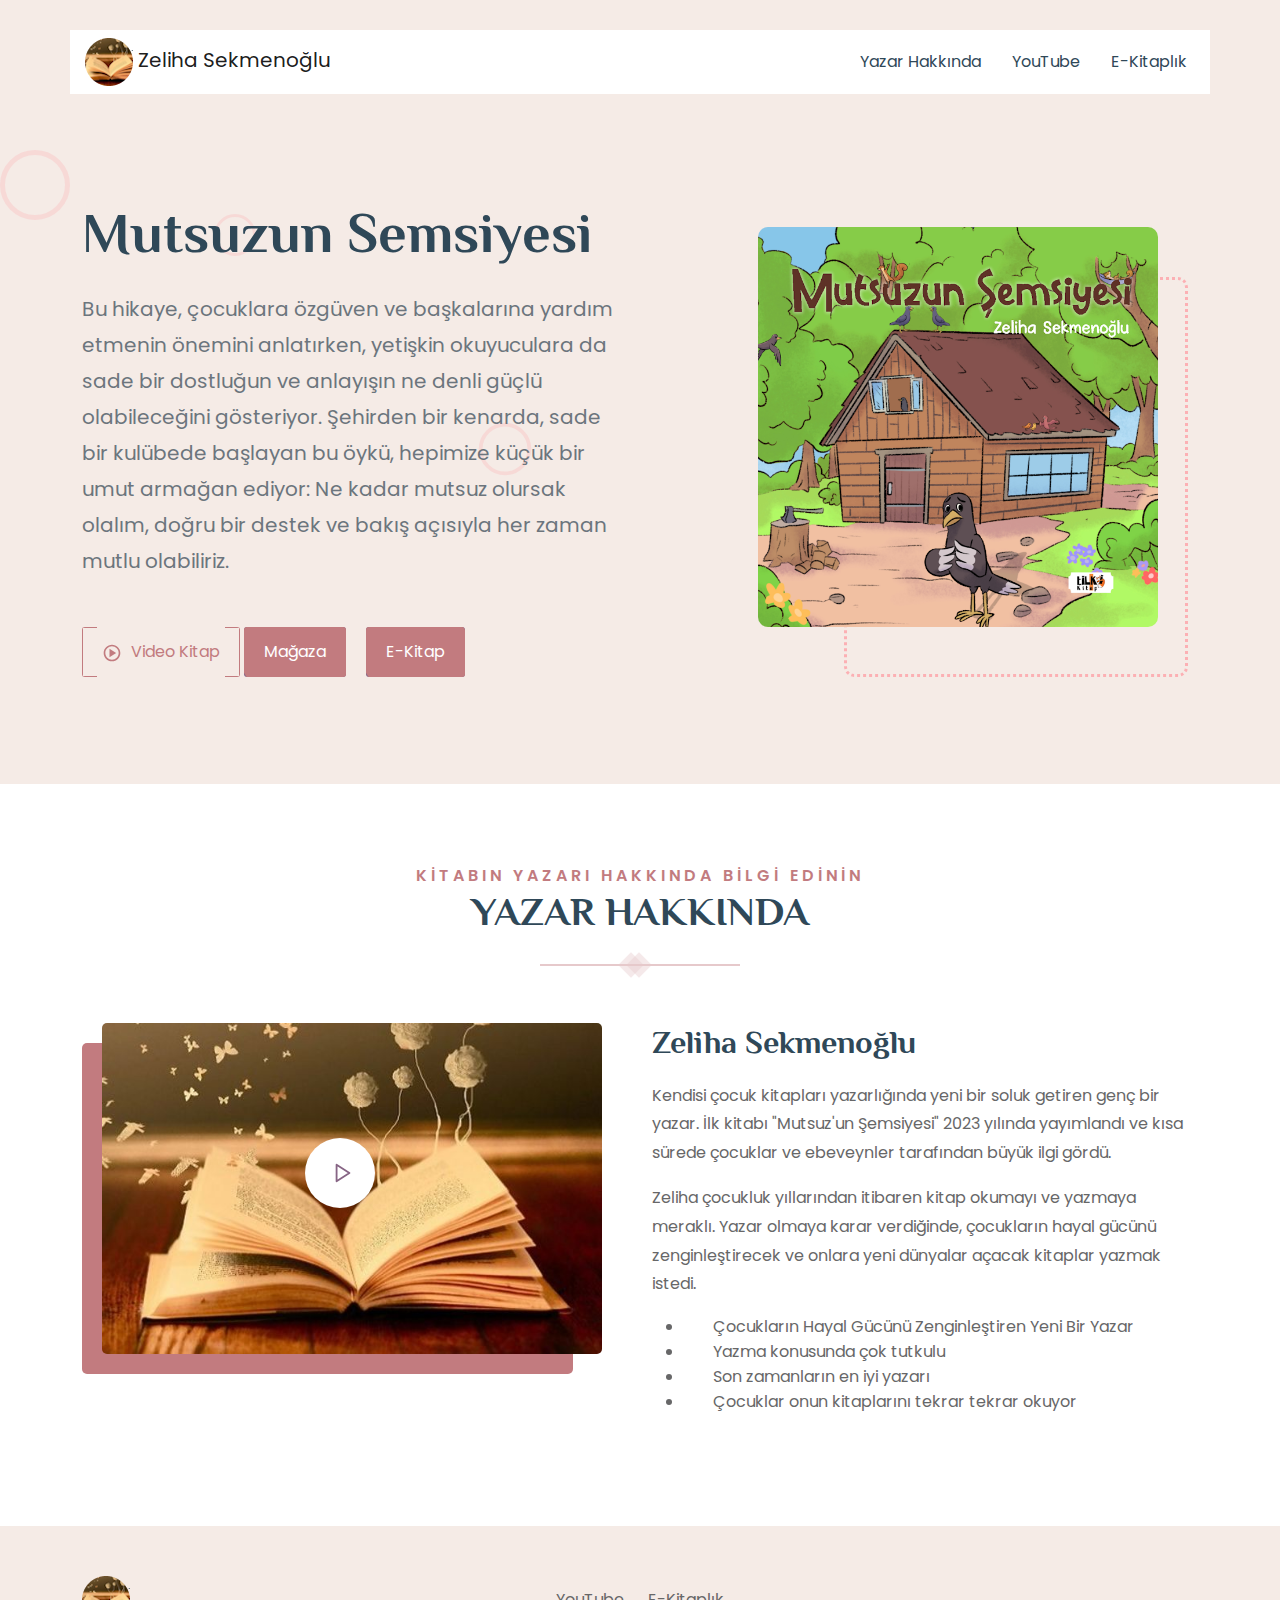
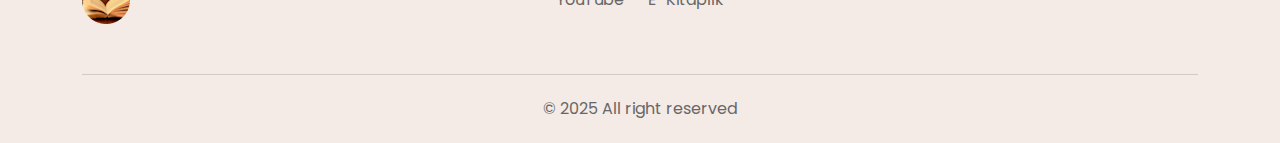
<file: mutsuzun-semsiyesi/index.html>
<!-- _______. _______  __  ___ .___  ___.  _______ .__   __.     _______   ___________    ____
    /       ||   ____||  |/  / |   \/   | |   ____||  \ |  |    |       \ |   ____\   \  /   /
   |   (----`|  |__   |  '  /  |  \  /  | |  |__   |   \|  |    |  .--.  ||  |__   \   \/   /
    \   \    |   __|  |    <   |  |\/|  | |   __|  |  . `  |    |  |  |  ||   __|   \      /
.----)   |   |  |____ |  .  \  |  |  |  | |  |____ |  |\   |  __|  '--'  ||  |____   \    /
|_______/    |_______||__|\__\ |__|  |__| |_______||__| \__| (__)_______/ |_______|   \__/-->
<!DOCTYPE html>
<html lang="tr">

<head>
    <meta charset="utf-8" />
    <meta http-equiv="Content-Type" content="text/html; charset=UTF-8">
    <meta name="Content-Language" content="tr" />
    <meta http-equiv="X-UA-Compatible" content="IE=edge">
    <meta name="viewport" content="width=device-width, initial-scale=1, shrink-to-fit=no">
    <meta name="author" content="humans.txt">
    <meta name="description" content="Zeliha Sekmenoğlu - Yazarın tüm kitapları">
    <meta name="robots" content="INDEX, FOLLOW">
    <meta name="twitter:title" content="Zeliha Sekmenoğlu - Yazarın tüm kitapları">
    <meta name="twitter:description" content="Zeliha Sekmenoğlu - Yazarın tüm kitapları">
    <meta name="twitter:card" content="summary">
    <meta name="twitter:site" content="">
    <meta name="twitter:image" content="http://zeliha.sekmen.dev/images/book.jpg">
    <meta property="og:title" content="Zeliha Sekmenoğlu - Yazarın tüm kitapları">
    <meta property="og:url" content="http://zeliha.sekmen.dev/">
    <meta property="og:site_name" content="Zeliha Sekmenoğlu">
    <meta property="og:description" content="Zeliha Sekmenoğlu - Yazarın tüm kitapları">
    <meta property="og:image" content="http://zeliha.sekmen.dev/images/book.jpg">
    <title>Zeliha Sekmenoğlu - Yazarın tüm kitapları | Zeliha Sekmenoğlu</title>
    <link rel="canonical" href="https://zeliha.sekmen.dev/">
    <link rel="icon" type="image/x-icon" href="/images/favicon.png">
    <link rel="apple-touch-icon" sizes="180x180" href="/images/favicon.png">
    <link rel="icon" type="image/png" sizes="32x32" href="/images/favicon.png">
    <link rel="icon" type="image/png" sizes="16x16" href="/images/favicon.png">
    <meta name="msapplication-TileColor" content="#ffffff">
    <meta name="theme-color" content="#ffffff">
    <link href="/assets/main.8acc86f2.css" rel="stylesheet">
    <script>window.dataLayer = window.dataLayer || []; function gtag() { dataLayer.push(arguments); }
        gtag('js', new Date()); gtag('config', 'G-NYHRZMZS9V');</script>
</head>

<body>
    <div class="section-wrapper">
        <header class="header">
            <div class="container" id="hero">
                <div class="row">
                    <nav class="navbar navbar-expand-lg navbar-light bg-none">
                        <a class="navbar-brand" href="/">
                            <img src="/images/logo.png" alt="Zeliha Sekmenoğlu">
                            <span class="hidden">Zeliha Sekmenoğlu</span>
                        </a>
                        <ul class="navbar-nav menu ms-auto">
                            <li class="nav-item"><a href="#author" class="benefits nav-link">Yazar Hakkında</a></li>
                            <li class="nav-item"><a href="https://www.youtube.com/@HikayelerinDunyasi"
                                    target="_blank" class="benefits nav-link">YouTube</a></li>
                            <li class="nav-item"><a
                                    href="https://play.google.com/store/search?q=zeliha%20sekmeno%C4%9Flu&amp;c=books"
                                    target="_blank" class="benefits nav-link">E-Kitaplık</a></li>
                        </ul>
                    </nav>
                </div>
            </div>
        </header>

        <section class="hero hero__padding overflow-hidden position-relative bg-one">
            <div class="circle x1"></div>
            <div class="circle x2"></div>
            <div class="circle x3"></div>
            <div class="circle x4"></div>
            <div class="circle x5"></div>
            <div class="container">
                <div class="row align-items-center">
                    <div class="col-md-7 col-lg-6 m-0px-b md-m-40px-b">
                        <div class="hero__content position-relative">
                            <h1 class="display-4 mb-4 text-capitalize">Mutsuzun Semsiyesi</h1>
                            <p class="text-muted mb-5 fs-5">
                                Bu hikaye, çocuklara özgüven ve başkalarına yardım etmenin önemini anlatırken, yetişkin
                                okuyuculara da sade bir dostluğun ve anlayışın ne denli güçlü olabileceğini gösteriyor.
                                Şehirden bir kenarda, sade bir kulübede başlayan bu öykü, hepimize küçük bir umut
                                armağan ediyor: Ne kadar mutsuz olursak olalım, doğru bir destek ve bakış açısıyla her
                                zaman mutlu olabiliriz.
                            </p>
                            <div><a href="https://youtu.be/2xPkqQoxpPg" target="_blank"
                                    class="glightbox3 btn__secondary"> <svg stroke="currentColor" fill="currentColor"
                                        stroke-width="0" viewBox="0 0 24 24" height="1em" width="1em"
                                        xmlns="http://www.w3.org/2000/svg">
                                        <path
                                            d="M12 2C6.486 2 2 6.486 2 12s4.486 10 10 10 10-4.486 10-10S17.514 2 12 2zm0 18c-4.411 0-8-3.589-8-8s3.589-8 8-8 8 3.589 8 8-3.589 8-8 8z">
                                        </path>
                                        <path d="m9 17 8-5-8-5z"></path>
                                    </svg> Video Kitap </a>
                                <a href="https://www.tilkikitap.com/kitaplar/kitap-baski-zeliha-sekmenoglu-mutsuzun-semsiyesi-3533.html"
                                    target="_blank" class="smooth button button__primary me-3"><span> Mağaza
                                    </span></a>
                                <a href="https://play.google.com/store/books/details/Zeliha_Sekmeno%C4%9Flu_Mutsuz_un_%C5%9Eemsiyesi?id=b_YcEQAAQBAJ"
                                    target="_blank" class="smooth button button__primary me-3"><span> E-Kitap
                                    </span></a>
                            </div>
                        </div>
                    </div>
                    <div class="col-md-5 offset-lg-1 text-center">
                        <div class="hero__images3">
                            <img width="400" class="img-fluid" src="/images/mutsuzun-semsiyesi.png"
                                alt="Mutsuzun Semsiyesi">
                        </div>
                    </div>
                </div>
            </div>
        </section>

        <section id="author" class="section-padding author">
            <div class="container">
                <div class="row">
                    <div class="col-xl-6 offset-xl-3 col-lg-10 offset-lg-1">
                        <div class="section-title-center text-center"><span>Kitabın yazarı hakkında bilgi edinin</span>
                            <h2 class="display-6">YAZAR HAKKINDA</h2>
                            <div class="section-divider divider-traingle"></div>
                        </div>
                    </div>
                </div>
                <div class="row">
                    <div class="col-lg-6">
                        <div class="author__image"><img class="img-fluid img" src="/images/book.jpg" alt="Author"> <a
                                href="https://www.youtube.com/playlist?list=PLsgzOQKcLoqX8zA3Lrnnzm2iHM0NkvigH"
                                target="_blank" class="glightbox3 video-btn"> <svg stroke="currentColor" fill="none"
                                    stroke-width="2" viewBox="0 0 24 24" stroke-linecap="round" stroke-linejoin="round"
                                    height="1em" width="1em" xmlns="http://www.w3.org/2000/svg">
                                    <polygon points="5 3 19 12 5 21 5 3"></polygon>
                                </svg> </a>
                            <div class="promo-video">
                                <div class="waves-block">
                                    <div class="waves wave-1"></div>
                                    <div class="waves wave-2"></div>
                                    <div class="waves wave-3"></div>
                                </div>
                            </div>
                        </div>
                    </div>
                    <div class="col-lg-6">
                        <div class="author__content">
                            <h2 class="m-20px-b">Zeliha Sekmenoğlu</h2>
                            <p>Kendisi çocuk kitapları yazarlığında yeni bir soluk getiren genç bir yazar. İlk kitabı
                                "Mutsuz'un Şemsiyesi" 2023 yılında yayımlandı ve kısa sürede çocuklar ve ebeveynler
                                tarafından büyük ilgi gördü.</p>
                            <p>Zeliha çocukluk yıllarından itibaren kitap okumayı ve yazmaya
                                meraklı. Yazar olmaya karar verdiğinde, çocukların hayal gücünü zenginleştirecek ve
                                onlara yeni dünyalar açacak kitaplar yazmak istedi.</p>
                            <ul class="m-30px-b">
                                <li><img src="/images/check.svg" alt="icon" width="25" height="25"> Çocukların
                                    Hayal Gücünü Zenginleştiren Yeni Bir Yazar</li>
                                <li><img src="/images/check.svg" alt="icon" width="25" height="25"> Yazma
                                    konusunda çok tutkulu</li>
                                <li><img src="/images/check.svg" alt="icon" width="25" height="25"> Son zamanların
                                    en iyi yazarı</li>
                                <li><img src="/images/check.svg" alt="icon" width="25" height="25"> Çocuklar onun
                                    kitaplarını tekrar tekrar okuyor</li>
                            </ul>
                        </div>
                    </div>
                </div>
            </div>
        </section>

        <footer class="footer overflow-hidden bg-one">
            <div class="container">
                <div class="footer__top m-50px-t m-50px-b">
                    <div class="row">
                        <div
                            class="col-lg-3 d-flex justify-content-center align-items-center mb-3 mb-lg-0 justify-content-lg-start">
                            <a href="/"> <img src="/images/logo.png" alt="Logo"> </a>
                        </div>
                        <div class="col-lg-6 d-flex justify-content-center align-items-center mb-3 mb-lg-0">
                            <ul class="footer__menu">
                                <li class="nav-item"><a href="https://www.youtube.com/@HikayelerinDunyasi"
                                        target="_blank" class="benefits nav-link">YouTube</a></li>
                                <li class="nav-item"><a
                                        href="https://play.google.com/store/search?q=zeliha%20sekmeno%C4%9Flu&amp;c=books"
                                        target="_blank" class="benefits nav-link">E-Kitaplık</a></li>
                            </ul>
                        </div>
                    </div>
                </div>
                <hr>
                <div class="footer__copyright m-20px-t m-20px-b">
                    <div class="row">
                        <div class="col-12">
                            <p class="m-0 text-center">©
                                2025 All right reserved
                            </p>
                        </div>
                    </div>
                </div>
            </div>
        </footer>
    </div>
</body>

</html>
</file>
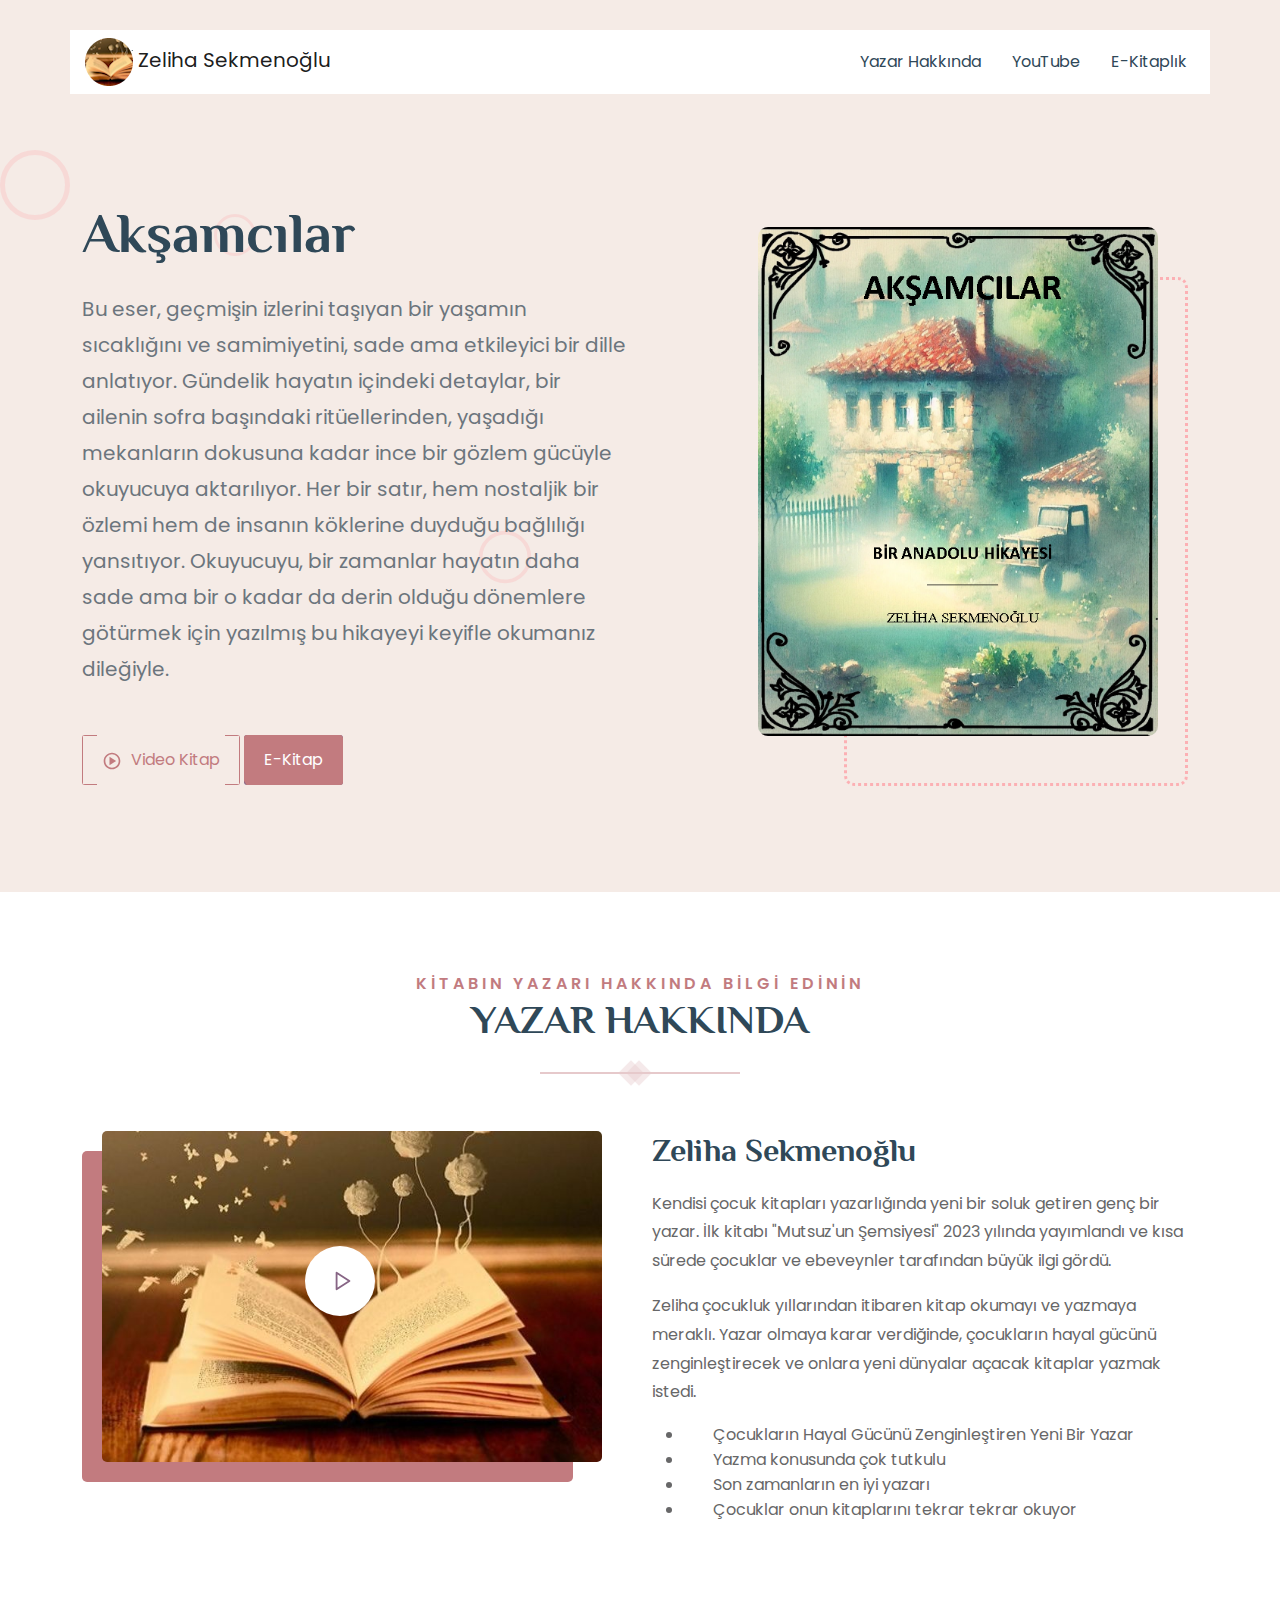
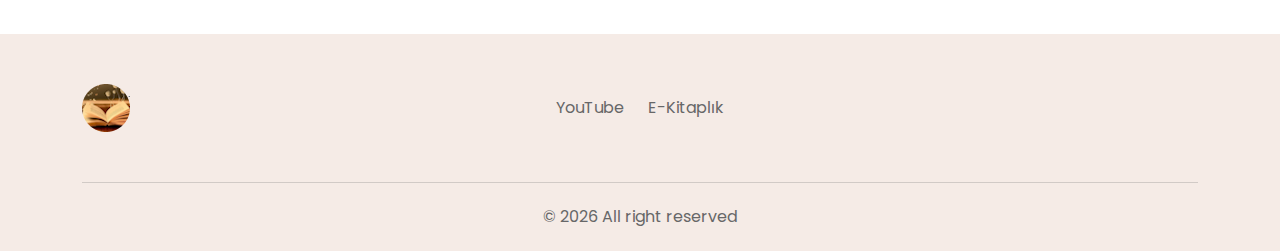
<file: bir-anadolu-hikayesi/aksamcilar/index.html>
<!-- _______. _______  __  ___ .___  ___.  _______ .__   __.     _______   ___________    ____
    /       ||   ____||  |/  / |   \/   | |   ____||  \ |  |    |       \ |   ____\   \  /   /
   |   (----`|  |__   |  '  /  |  \  /  | |  |__   |   \|  |    |  .--.  ||  |__   \   \/   /
    \   \    |   __|  |    <   |  |\/|  | |   __|  |  . `  |    |  |  |  ||   __|   \      /
.----)   |   |  |____ |  .  \  |  |  |  | |  |____ |  |\   |  __|  '--'  ||  |____   \    /
|_______/    |_______||__|\__\ |__|  |__| |_______||__| \__| (__)_______/ |_______|   \__/-->
<!DOCTYPE html>
<html lang="tr">

<head>
    <meta charset="utf-8" />
    <meta http-equiv="Content-Type" content="text/html; charset=UTF-8">
    <meta name="Content-Language" content="tr" />
    <meta http-equiv="X-UA-Compatible" content="IE=edge">
    <meta name="viewport" content="width=device-width, initial-scale=1, shrink-to-fit=no">
    <meta name="author" content="humans.txt">
    <meta name="description" content="Zeliha Sekmenoğlu - Yazarın tüm kitapları">
    <meta name="robots" content="INDEX, FOLLOW">
    <meta name="twitter:title" content="Zeliha Sekmenoğlu - Yazarın tüm kitapları">
    <meta name="twitter:description" content="Zeliha Sekmenoğlu - Yazarın tüm kitapları">
    <meta name="twitter:card" content="summary">
    <meta name="twitter:site" content="">
    <meta name="twitter:image" content="http://zeliha.sekmen.dev/images/book.jpg">
    <meta property="og:title" content="Zeliha Sekmenoğlu - Yazarın tüm kitapları">
    <meta property="og:url" content="http://zeliha.sekmen.dev/">
    <meta property="og:site_name" content="Zeliha Sekmenoğlu">
    <meta property="og:description" content="Zeliha Sekmenoğlu - Yazarın tüm kitapları">
    <meta property="og:image" content="http://zeliha.sekmen.dev/images/book.jpg">
    <title>Zeliha Sekmenoğlu - Yazarın tüm kitapları | Zeliha Sekmenoğlu</title>
    <link rel="canonical" href="https://zeliha.sekmen.dev/">
    <link rel="icon" type="image/x-icon" href="/images/favicon.png">
    <link rel="apple-touch-icon" sizes="180x180" href="/images/favicon.png">
    <link rel="icon" type="image/png" sizes="32x32" href="/images/favicon.png">
    <link rel="icon" type="image/png" sizes="16x16" href="/images/favicon.png">
    <meta name="msapplication-TileColor" content="#ffffff">
    <meta name="theme-color" content="#ffffff">
    <link href="/assets/main.8acc86f2.css" rel="stylesheet">
    <script>window.dataLayer = window.dataLayer || []; function gtag() { dataLayer.push(arguments); }
        gtag('js', new Date()); gtag('config', 'G-NYHRZMZS9V');</script>
</head>

<body>
    <div class="section-wrapper">
        <header class="header">
            <div class="container" id="hero">
                <div class="row">
                    <nav class="navbar navbar-expand-lg navbar-light bg-none">
                        <a class="navbar-brand" href="/">
                            <img src="/images/logo.png" alt="Zeliha Sekmenoğlu">
                            <span class="hidden">Zeliha Sekmenoğlu</span>
                        </a>
                        <ul class="navbar-nav menu ms-auto">
                            <li class="nav-item"><a href="#author" class="benefits nav-link">Yazar Hakkında</a></li>
                            <li class="nav-item"><a href="https://www.youtube.com/@HikayelerinDunyasi"
                                    target="_blank" class="benefits nav-link">YouTube</a></li>
                            <li class="nav-item"><a
                                    href="https://play.google.com/store/search?q=zeliha%20sekmeno%C4%9Flu&amp;c=books"
                                    target="_blank" class="benefits nav-link">E-Kitaplık</a></li>
                        </ul>
                    </nav>
                </div>
            </div>
        </header>

        <section class="hero hero__padding overflow-hidden position-relative bg-one">
            <div class="circle x1"></div>
            <div class="circle x2"></div>
            <div class="circle x3"></div>
            <div class="circle x4"></div>
            <div class="circle x5"></div>
            <div class="container">
                <div class="row align-items-center">
                    <div class="col-md-7 col-lg-6 m-0px-b md-m-40px-b">
                        <div class="hero__content position-relative">
                            <h1 class="display-4 mb-4 text-capitalize">Akşamcılar</h1>
                            <p class="text-muted mb-5 fs-5">
                                Bu eser, geçmişin izlerini taşıyan bir yaşamın sıcaklığını ve samimiyetini, sade ama
                                etkileyici bir dille anlatıyor.
                                Gündelik hayatın içindeki detaylar, bir ailenin sofra başındaki ritüellerinden, yaşadığı
                                mekanların dokusuna kadar ince bir gözlem gücüyle okuyucuya aktarılıyor.
                                Her bir satır, hem nostaljik bir özlemi hem de insanın köklerine duyduğu bağlılığı
                                yansıtıyor.
                                Okuyucuyu, bir zamanlar hayatın daha sade ama bir o kadar da derin olduğu dönemlere
                                götürmek için yazılmış bu hikayeyi keyifle okumanız dileğiyle.
                            </p>
                            <div><a href="https://youtu.be/hZ2qjAMJR4c" target="_blank"
                                    class="glightbox3 btn__secondary">
                                    <svg stroke="currentColor" fill="currentColor" stroke-width="0" viewBox="0 0 24 24"
                                        height="1em" width="1em" xmlns="http://www.w3.org/2000/svg">
                                        <path
                                            d="M12 2C6.486 2 2 6.486 2 12s4.486 10 10 10 10-4.486 10-10S17.514 2 12 2zm0 18c-4.411 0-8-3.589-8-8s3.589-8 8-8 8 3.589 8 8-3.589 8-8 8z">
                                        </path>
                                        <path d="m9 17 8-5-8-5z"></path>
                                    </svg>
                                    Video Kitap </a>
                                <a href="https://play.google.com/store/books/details/Zeliha_Sekmeno%C4%9Flu_Ak%C5%9Famc%C4%B1lar?id=xGE1EQAAQBAJ"
                                    target="_blank" class="smooth button button__primary me-3"><span> E-Kitap
                                    </span></a>
                            </div>
                        </div>
                    </div>
                    <div class="col-md-5 offset-lg-1 text-center">
                        <div class="hero__images3">
                            <img width="400" class="img-fluid" src="/images/aksamcilar.png" alt="Akşamcılar">
                        </div>
                    </div>
                </div>
            </div>
        </section>

        <section id="author" class="section-padding author">
            <div class="container">
                <div class="row">
                    <div class="col-xl-6 offset-xl-3 col-lg-10 offset-lg-1">
                        <div class="section-title-center text-center"><span>Kitabın yazarı hakkında bilgi edinin</span>
                            <h2 class="display-6">YAZAR HAKKINDA</h2>
                            <div class="section-divider divider-traingle"></div>
                        </div>
                    </div>
                </div>
                <div class="row">
                    <div class="col-lg-6">
                        <div class="author__image"><img class="img-fluid img" src="/images/book.jpg" alt="Author"> <a
                                href="https://www.youtube.com/playlist?list=PLsgzOQKcLoqX8zA3Lrnnzm2iHM0NkvigH"
                                target="_blank" class="glightbox3 video-btn"> <svg stroke="currentColor" fill="none"
                                    stroke-width="2" viewBox="0 0 24 24" stroke-linecap="round" stroke-linejoin="round"
                                    height="1em" width="1em" xmlns="http://www.w3.org/2000/svg">
                                    <polygon points="5 3 19 12 5 21 5 3"></polygon>
                                </svg> </a>
                            <div class="promo-video">
                                <div class="waves-block">
                                    <div class="waves wave-1"></div>
                                    <div class="waves wave-2"></div>
                                    <div class="waves wave-3"></div>
                                </div>
                            </div>
                        </div>
                    </div>
                    <div class="col-lg-6">
                        <div class="author__content">
                            <h2 class="m-20px-b">Zeliha Sekmenoğlu</h2>
                            <p>Kendisi çocuk kitapları yazarlığında yeni bir soluk getiren genç bir yazar. İlk kitabı
                                "Mutsuz'un Şemsiyesi" 2023 yılında yayımlandı ve kısa sürede çocuklar ve ebeveynler
                                tarafından büyük ilgi gördü.</p>
                            <p>Zeliha çocukluk yıllarından itibaren kitap okumayı ve yazmaya
                                meraklı. Yazar olmaya karar verdiğinde, çocukların hayal gücünü zenginleştirecek ve
                                onlara yeni dünyalar açacak kitaplar yazmak istedi.</p>
                            <ul class="m-30px-b">
                                <li><img src="/images/check.svg" alt="icon" width="25" height="25"> Çocukların
                                    Hayal Gücünü Zenginleştiren Yeni Bir Yazar</li>
                                <li><img src="/images/check.svg" alt="icon" width="25" height="25"> Yazma
                                    konusunda çok tutkulu</li>
                                <li><img src="/images/check.svg" alt="icon" width="25" height="25"> Son zamanların
                                    en iyi yazarı</li>
                                <li><img src="/images/check.svg" alt="icon" width="25" height="25"> Çocuklar onun
                                    kitaplarını tekrar tekrar okuyor</li>
                            </ul>
                        </div>
                    </div>
                </div>
            </div>
        </section>

        <footer class="footer overflow-hidden bg-one">
            <div class="container">
                <div class="footer__top m-50px-t m-50px-b">
                    <div class="row">
                        <div
                            class="col-lg-3 d-flex justify-content-center align-items-center mb-3 mb-lg-0 justify-content-lg-start">
                            <a href="/"> <img src="/images/logo.png" alt="Logo"> </a>
                        </div>
                        <div class="col-lg-6 d-flex justify-content-center align-items-center mb-3 mb-lg-0">
                            <ul class="footer__menu">
                                <li class="nav-item"><a href="https://www.youtube.com/@HikayelerinDunyasi"
                                        target="_blank" class="benefits nav-link">YouTube</a></li>
                                <li class="nav-item"><a
                                        href="https://play.google.com/store/search?q=zeliha%20sekmeno%C4%9Flu&amp;c=books"
                                        target="_blank" class="benefits nav-link">E-Kitaplık</a></li>
                            </ul>
                        </div>
                    </div>
                </div>
                <hr>
                <div class="footer__copyright m-20px-t m-20px-b">
                    <div class="row">
                        <div class="col-12">
                            <p class="m-0 text-center">©
                                <script>document.write(new Date().getFullYear());</script> All right reserved
                            </p>
                        </div>
                    </div>
                </div>
            </div>
        </footer>
    </div>
    <script>console.log("%c Stop!", 'color: red; font-size: 48px'); console.log("%c This is a browser feature intended for developers. If someone told you to copy-paste something here to enable an feature or \"hack\" someone's account, it is a scam and will give them access to your account!", 'font-size: 20px');</script>
</body>

</html>
</file>
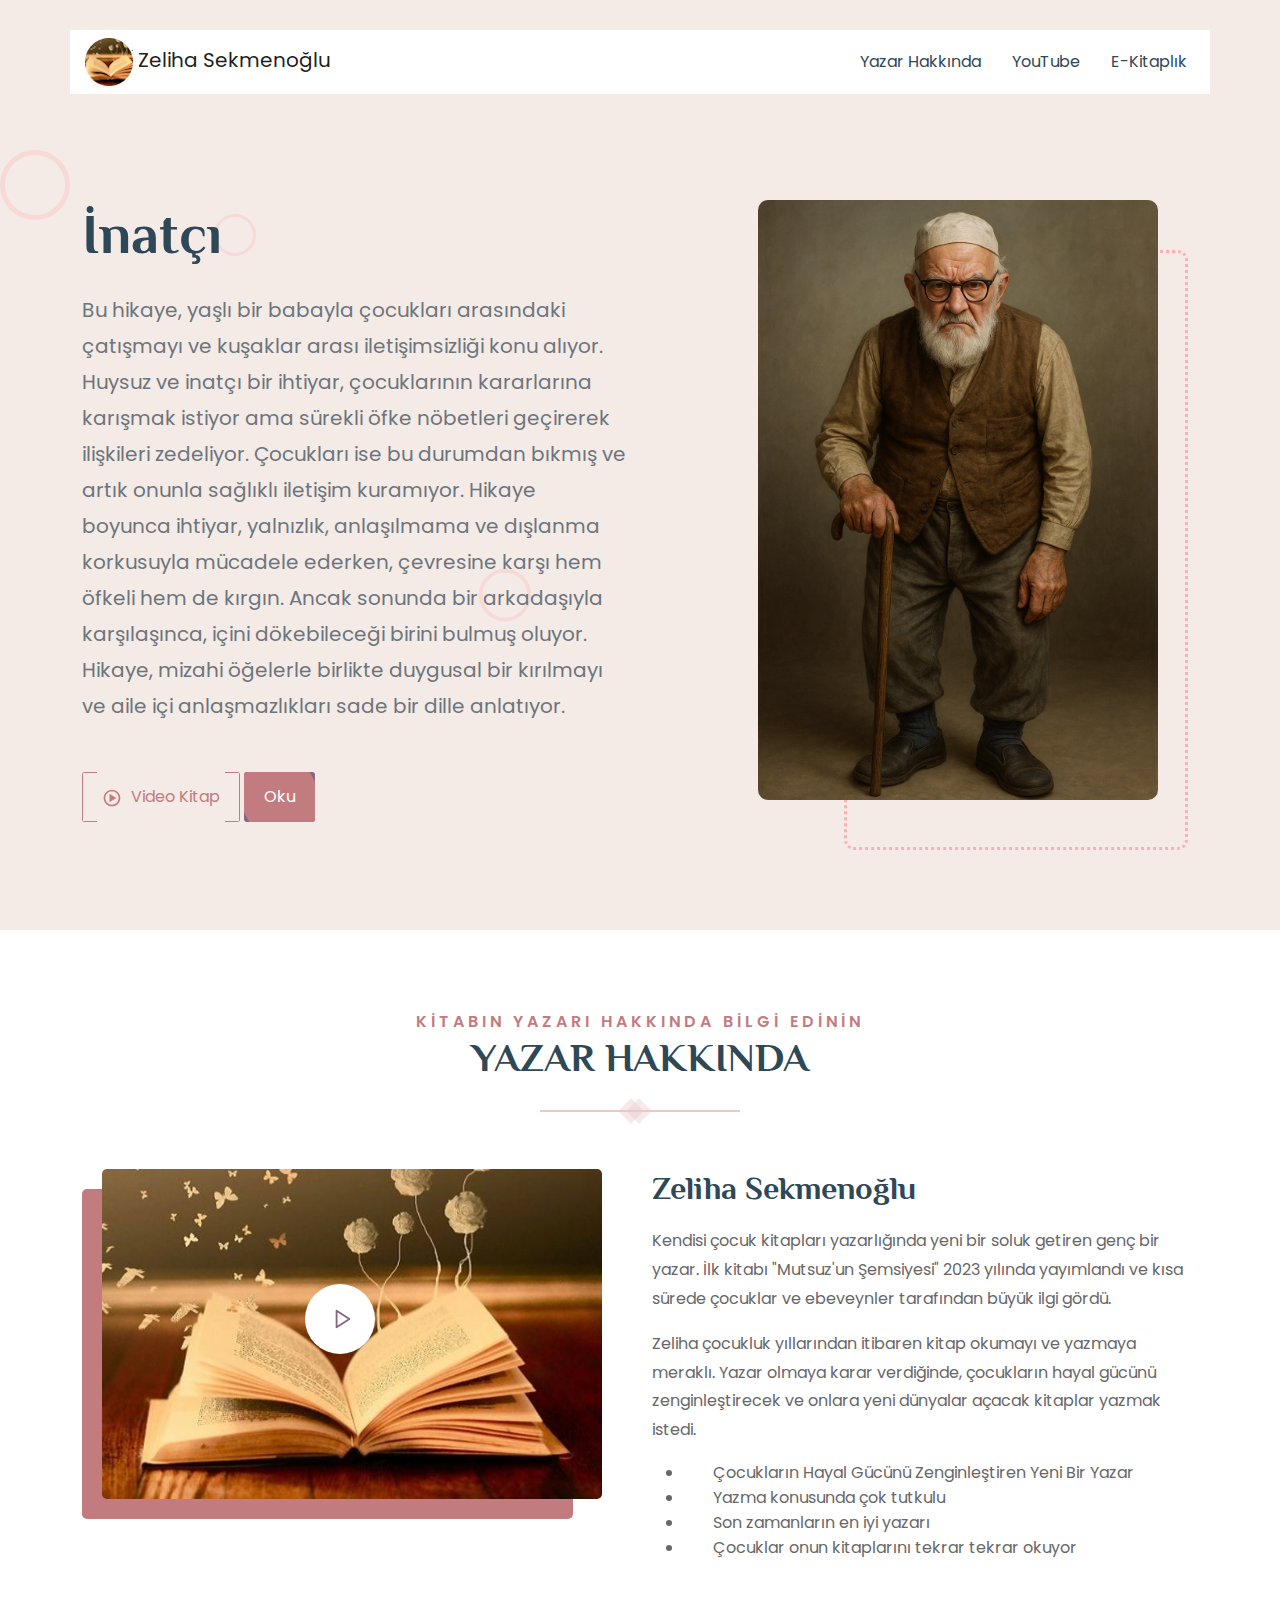
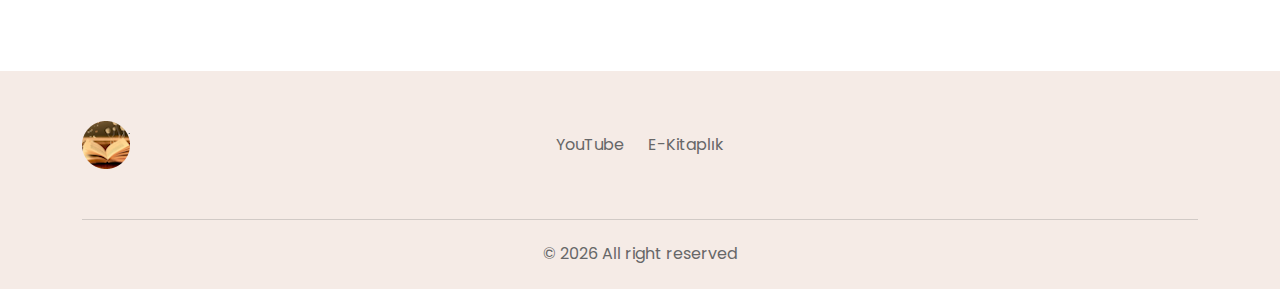
<file: bir-anadolu-hikayesi/inatci/index.html>
<!-- _______. _______  __  ___ .___  ___.  _______ .__   __.     _______   ___________    ____
    /       ||   ____||  |/  / |   \/   | |   ____||  \ |  |    |       \ |   ____\   \  /   /
   |   (----`|  |__   |  '  /  |  \  /  | |  |__   |   \|  |    |  .--.  ||  |__   \   \/   /
    \   \    |   __|  |    <   |  |\/|  | |   __|  |  . `  |    |  |  |  ||   __|   \      /
.----)   |   |  |____ |  .  \  |  |  |  | |  |____ |  |\   |  __|  '--'  ||  |____   \    /
|_______/    |_______||__|\__\ |__|  |__| |_______||__| \__| (__)_______/ |_______|   \__/-->
<!DOCTYPE html>
<html lang="tr">

<head>
    <meta charset="utf-8" />
    <meta http-equiv="Content-Type" content="text/html; charset=UTF-8">
    <meta name="Content-Language" content="tr" />
    <meta http-equiv="X-UA-Compatible" content="IE=edge">
    <meta name="viewport" content="width=device-width, initial-scale=1, shrink-to-fit=no">
    <meta name="author" content="humans.txt">
    <meta name="description" content="Zeliha Sekmenoğlu - Yazarın tüm kitapları">
    <meta name="robots" content="INDEX, FOLLOW">
    <meta name="twitter:title" content="Zeliha Sekmenoğlu - Yazarın tüm kitapları">
    <meta name="twitter:description" content="Zeliha Sekmenoğlu - Yazarın tüm kitapları">
    <meta name="twitter:card" content="summary">
    <meta name="twitter:site" content="">
    <meta name="twitter:image" content="http://zeliha.sekmen.dev/images/book.jpg">
    <meta property="og:title" content="Zeliha Sekmenoğlu - Yazarın tüm kitapları">
    <meta property="og:url" content="http://zeliha.sekmen.dev/">
    <meta property="og:site_name" content="Zeliha Sekmenoğlu">
    <meta property="og:description" content="Zeliha Sekmenoğlu - Yazarın tüm kitapları">
    <meta property="og:image" content="http://zeliha.sekmen.dev/images/book.jpg">
    <title>Zeliha Sekmenoğlu - Yazarın tüm kitapları | Zeliha Sekmenoğlu</title>
    <link rel="canonical" href="https://zeliha.sekmen.dev/">
    <link rel="icon" type="image/x-icon" href="/images/favicon.png">
    <link rel="apple-touch-icon" sizes="180x180" href="/images/favicon.png">
    <link rel="icon" type="image/png" sizes="32x32" href="/images/favicon.png">
    <link rel="icon" type="image/png" sizes="16x16" href="/images/favicon.png">
    <meta name="msapplication-TileColor" content="#ffffff">
    <meta name="theme-color" content="#ffffff">
    <link href="/assets/main.8acc86f2.css" rel="stylesheet">
    <script>window.dataLayer = window.dataLayer || []; function gtag() { dataLayer.push(arguments); }
        gtag('js', new Date()); gtag('config', 'G-NYHRZMZS9V');</script>
</head>

<body>
    <div class="section-wrapper">
        <header class="header">
            <div class="container" id="hero">
                <div class="row">
                    <nav class="navbar navbar-expand-lg navbar-light bg-none">
                        <a class="navbar-brand" href="/">
                            <img src="/images/logo.png" alt="Zeliha Sekmenoğlu">
                            <span class="hidden">Zeliha Sekmenoğlu</span>
                        </a>
                        <ul class="navbar-nav menu ms-auto">
                            <li class="nav-item"><a href="#author" class="benefits nav-link">Yazar Hakkında</a></li>
                            <li class="nav-item"><a href="https://www.youtube.com/@HikayelerinDunyasi"
                                    target="_blank" class="benefits nav-link">YouTube</a></li>
                            <li class="nav-item"><a
                                    href="https://play.google.com/store/search?q=zeliha%20sekmeno%C4%9Flu&amp;c=books"
                                    target="_blank" class="benefits nav-link">E-Kitaplık</a></li>
                        </ul>
                    </nav>
                </div>
            </div>
        </header>

        <section class="hero hero__padding overflow-hidden position-relative bg-one">
            <div class="circle x1"></div>
            <div class="circle x2"></div>
            <div class="circle x3"></div>
            <div class="circle x4"></div>
            <div class="circle x5"></div>
            <div class="container">
                <div class="row align-items-center">
                    <div class="col-md-7 col-lg-6 m-0px-b md-m-40px-b">
                        <div class="hero__content position-relative">
                            <h1 class="display-4 mb-4 text-capitalize">İnatçı</h1>
                            <p class="text-muted mb-5 fs-5">
                                Bu hikaye, yaşlı bir babayla çocukları arasındaki çatışmayı ve kuşaklar arası iletişimsizliği konu alıyor.
                                Huysuz ve inatçı bir ihtiyar, çocuklarının kararlarına karışmak istiyor ama sürekli öfke nöbetleri geçirerek ilişkileri zedeliyor.
                                Çocukları ise bu durumdan bıkmış ve artık onunla sağlıklı iletişim kuramıyor.
                                Hikaye boyunca ihtiyar, yalnızlık, anlaşılmama ve dışlanma korkusuyla mücadele ederken, çevresine karşı hem öfkeli hem de kırgın.
                                Ancak sonunda bir arkadaşıyla karşılaşınca, içini dökebileceği birini bulmuş oluyor. Hikaye, mizahi öğelerle birlikte duygusal bir kırılmayı ve aile içi anlaşmazlıkları sade bir dille anlatıyor.
                            </p>
                            <div><a href="https://youtu.be/rESz2OTptQQ" target="_blank"
                                    class="glightbox3 btn__secondary">
                                    <svg stroke="currentColor" fill="currentColor" stroke-width="0" viewBox="0 0 24 24"
                                        height="1em" width="1em" xmlns="http://www.w3.org/2000/svg">
                                        <path
                                            d="M12 2C6.486 2 2 6.486 2 12s4.486 10 10 10 10-4.486 10-10S17.514 2 12 2zm0 18c-4.411 0-8-3.589-8-8s3.589-8 8-8 8 3.589 8 8-3.589 8-8 8z">
                                        </path>
                                        <path d="m9 17 8-5-8-5z"></path>
                                    </svg>
                                    Video Kitap </a>
                                <a href="/bir-anadolu-hikayesi/inatci/"
                                    class="smooth button button__primary me-3"><span> Oku
                                    </span></a>
                            </div>
                        </div>
                    </div>
                    <div class="col-md-5 offset-lg-1 text-center">
                        <div class="hero__images3">
                            <img width="400" class="img-fluid" src="/images/inatci.png" alt="Akşamcılar">
                        </div>
                    </div>
                </div>
            </div>
        </section>

        <section id="author" class="section-padding author">
            <div class="container">
                <div class="row">
                    <div class="col-xl-6 offset-xl-3 col-lg-10 offset-lg-1">
                        <div class="section-title-center text-center"><span>Kitabın yazarı hakkında bilgi edinin</span>
                            <h2 class="display-6">YAZAR HAKKINDA</h2>
                            <div class="section-divider divider-traingle"></div>
                        </div>
                    </div>
                </div>
                <div class="row">
                    <div class="col-lg-6">
                        <div class="author__image"><img class="img-fluid img" src="/images/book.jpg" alt="Author"> <a
                                href="https://www.youtube.com/playlist?list=PLsgzOQKcLoqX8zA3Lrnnzm2iHM0NkvigH"
                                target="_blank" class="glightbox3 video-btn"> <svg stroke="currentColor" fill="none"
                                    stroke-width="2" viewBox="0 0 24 24" stroke-linecap="round" stroke-linejoin="round"
                                    height="1em" width="1em" xmlns="http://www.w3.org/2000/svg">
                                    <polygon points="5 3 19 12 5 21 5 3"></polygon>
                                </svg> </a>
                            <div class="promo-video">
                                <div class="waves-block">
                                    <div class="waves wave-1"></div>
                                    <div class="waves wave-2"></div>
                                    <div class="waves wave-3"></div>
                                </div>
                            </div>
                        </div>
                    </div>
                    <div class="col-lg-6">
                        <div class="author__content">
                            <h2 class="m-20px-b">Zeliha Sekmenoğlu</h2>
                            <p>Kendisi çocuk kitapları yazarlığında yeni bir soluk getiren genç bir yazar. İlk kitabı
                                "Mutsuz'un Şemsiyesi" 2023 yılında yayımlandı ve kısa sürede çocuklar ve ebeveynler
                                tarafından büyük ilgi gördü.</p>
                            <p>Zeliha çocukluk yıllarından itibaren kitap okumayı ve yazmaya
                                meraklı. Yazar olmaya karar verdiğinde, çocukların hayal gücünü zenginleştirecek ve
                                onlara yeni dünyalar açacak kitaplar yazmak istedi.</p>
                            <ul class="m-30px-b">
                                <li><img src="/images/check.svg" alt="icon" width="25" height="25"> Çocukların
                                    Hayal Gücünü Zenginleştiren Yeni Bir Yazar</li>
                                <li><img src="/images/check.svg" alt="icon" width="25" height="25"> Yazma
                                    konusunda çok tutkulu</li>
                                <li><img src="/images/check.svg" alt="icon" width="25" height="25"> Son zamanların
                                    en iyi yazarı</li>
                                <li><img src="/images/check.svg" alt="icon" width="25" height="25"> Çocuklar onun
                                    kitaplarını tekrar tekrar okuyor</li>
                            </ul>
                        </div>
                    </div>
                </div>
            </div>
        </section>

        <footer class="footer overflow-hidden bg-one">
            <div class="container">
                <div class="footer__top m-50px-t m-50px-b">
                    <div class="row">
                        <div
                            class="col-lg-3 d-flex justify-content-center align-items-center mb-3 mb-lg-0 justify-content-lg-start">
                            <a href="/"> <img src="/images/logo.png" alt="Logo"> </a>
                        </div>
                        <div class="col-lg-6 d-flex justify-content-center align-items-center mb-3 mb-lg-0">
                            <ul class="footer__menu">
                                <li class="nav-item"><a href="https://www.youtube.com/@HikayelerinDunyasi"
                                        target="_blank" class="benefits nav-link">YouTube</a></li>
                                <li class="nav-item"><a
                                        href="https://play.google.com/store/search?q=zeliha%20sekmeno%C4%9Flu&amp;c=books"
                                        target="_blank" class="benefits nav-link">E-Kitaplık</a></li>
                            </ul>
                        </div>
                    </div>
                </div>
                <hr>
                <div class="footer__copyright m-20px-t m-20px-b">
                    <div class="row">
                        <div class="col-12">
                            <p class="m-0 text-center">©
                                <script>document.write(new Date().getFullYear());</script> All right reserved
                            </p>
                        </div>
                    </div>
                </div>
            </div>
        </footer>
    </div>
    <script>console.log("%c Stop!", 'color: red; font-size: 48px'); console.log("%c This is a browser feature intended for developers. If someone told you to copy-paste something here to enable an feature or \"hack\" someone's account, it is a scam and will give them access to your account!", 'font-size: 20px');</script>
</body>

</html>
</file>
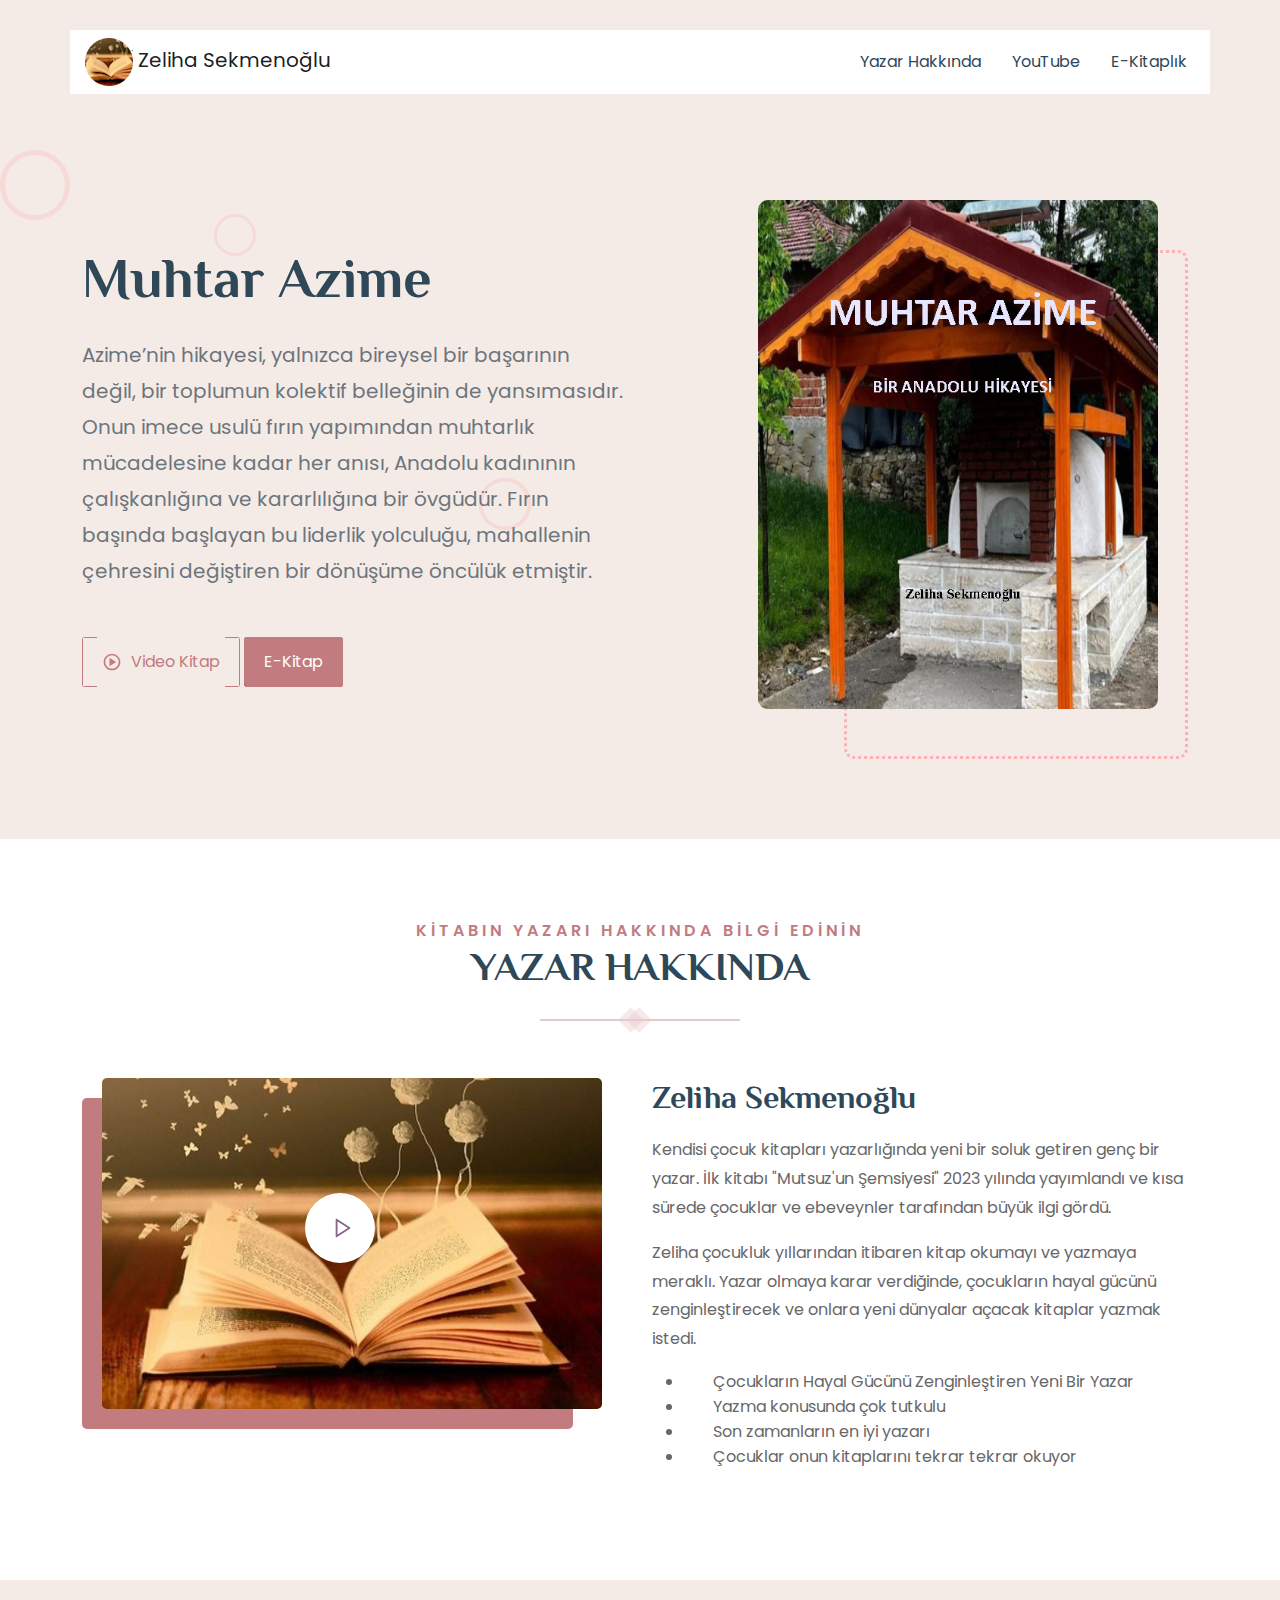
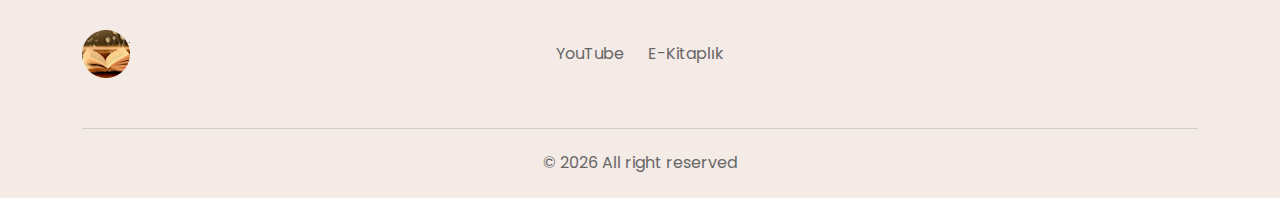
<file: bir-anadolu-hikayesi/muhtar-azime/index.html>
<!-- _______. _______  __  ___ .___  ___.  _______ .__   __.     _______   ___________    ____
    /       ||   ____||  |/  / |   \/   | |   ____||  \ |  |    |       \ |   ____\   \  /   /
   |   (----`|  |__   |  '  /  |  \  /  | |  |__   |   \|  |    |  .--.  ||  |__   \   \/   /
    \   \    |   __|  |    <   |  |\/|  | |   __|  |  . `  |    |  |  |  ||   __|   \      /
.----)   |   |  |____ |  .  \  |  |  |  | |  |____ |  |\   |  __|  '--'  ||  |____   \    /
|_______/    |_______||__|\__\ |__|  |__| |_______||__| \__| (__)_______/ |_______|   \__/-->
<!DOCTYPE html>
<html lang="tr">

<head>
    <meta charset="utf-8" />
    <meta http-equiv="Content-Type" content="text/html; charset=UTF-8">
    <meta name="Content-Language" content="tr" />
    <meta http-equiv="X-UA-Compatible" content="IE=edge">
    <meta name="viewport" content="width=device-width, initial-scale=1, shrink-to-fit=no">
    <meta name="author" content="humans.txt">
    <meta name="description" content="Zeliha Sekmenoğlu - Yazarın tüm kitapları">
    <meta name="robots" content="INDEX, FOLLOW">
    <meta name="twitter:title" content="Zeliha Sekmenoğlu - Yazarın tüm kitapları">
    <meta name="twitter:description" content="Zeliha Sekmenoğlu - Yazarın tüm kitapları">
    <meta name="twitter:card" content="summary">
    <meta name="twitter:site" content="">
    <meta name="twitter:image" content="http://zeliha.sekmen.dev/images/book.jpg">
    <meta property="og:title" content="Zeliha Sekmenoğlu - Yazarın tüm kitapları">
    <meta property="og:url" content="http://zeliha.sekmen.dev/">
    <meta property="og:site_name" content="Zeliha Sekmenoğlu">
    <meta property="og:description" content="Zeliha Sekmenoğlu - Yazarın tüm kitapları">
    <meta property="og:image" content="http://zeliha.sekmen.dev/images/book.jpg">
    <title>Zeliha Sekmenoğlu - Yazarın tüm kitapları | Zeliha Sekmenoğlu</title>
    <link rel="canonical" href="https://zeliha.sekmen.dev/">
    <link rel="icon" type="image/x-icon" href="/images/favicon.png">
    <link rel="apple-touch-icon" sizes="180x180" href="/images/favicon.png">
    <link rel="icon" type="image/png" sizes="32x32" href="/images/favicon.png">
    <link rel="icon" type="image/png" sizes="16x16" href="/images/favicon.png">
    <meta name="msapplication-TileColor" content="#ffffff">
    <meta name="theme-color" content="#ffffff">
    <link href="/assets/main.8acc86f2.css" rel="stylesheet">
    <script>window.dataLayer = window.dataLayer || []; function gtag() { dataLayer.push(arguments); }
        gtag('js', new Date()); gtag('config', 'G-NYHRZMZS9V');</script>
</head>

<body>
    <div class="section-wrapper">
        <header class="header">
            <div class="container" id="hero">
                <div class="row">
                    <nav class="navbar navbar-expand-lg navbar-light bg-none">
                        <a class="navbar-brand" href="/">
                            <img src="/images/logo.png" alt="Zeliha Sekmenoğlu">
                            <span class="hidden">Zeliha Sekmenoğlu</span>
                        </a>
                        <ul class="navbar-nav menu ms-auto">
                            <li class="nav-item"><a href="#author" class="benefits nav-link">Yazar Hakkında</a></li>
                            <li class="nav-item"><a href="https://www.youtube.com/@MiniklereSesliHikayeler"
                                    target="_blank" class="benefits nav-link">YouTube</a></li>
                            <li class="nav-item"><a
                                    href="https://play.google.com/store/search?q=zeliha%20sekmeno%C4%9Flu&amp;c=books"
                                    target="_blank" class="benefits nav-link">E-Kitaplık</a></li>
                        </ul>
                    </nav>
                </div>
            </div>
        </header>

        <section class="hero hero__padding overflow-hidden position-relative bg-one">
            <div class="circle x1"></div>
            <div class="circle x2"></div>
            <div class="circle x3"></div>
            <div class="circle x4"></div>
            <div class="circle x5"></div>
            <div class="container">
                <div class="row align-items-center">
                    <div class="col-md-7 col-lg-6 m-0px-b md-m-40px-b">
                        <div class="hero__content position-relative">
                            <h1 class="display-4 mb-4 text-capitalize">Muhtar Azime</h1>
                            <p class="text-muted mb-5 fs-5">
                                Azime’nin hikayesi, yalnızca bireysel bir başarının değil, bir toplumun kolektif
                                belleğinin de yansımasıdır.
                                Onun imece usulü fırın yapımından muhtarlık mücadelesine kadar her anısı,
                                Anadolu kadınının çalışkanlığına ve kararlılığına bir övgüdür.
                                Fırın başında başlayan bu liderlik yolculuğu, mahallenin çehresini değiştiren bir
                                dönüşüme öncülük etmiştir.
                            </p>
                            <div><a href="https://youtu.be/6ZOiEadlyZk" target="_blank"
                                    class="glightbox3 btn__secondary">
                                    <svg stroke="currentColor" fill="currentColor" stroke-width="0" viewBox="0 0 24 24"
                                        height="1em" width="1em" xmlns="http://www.w3.org/2000/svg">
                                        <path
                                            d="M12 2C6.486 2 2 6.486 2 12s4.486 10 10 10 10-4.486 10-10S17.514 2 12 2zm0 18c-4.411 0-8-3.589-8-8s3.589-8 8-8 8 3.589 8 8-3.589 8-8 8z">
                                        </path>
                                        <path d="m9 17 8-5-8-5z"></path>
                                    </svg>
                                    Video Kitap </a>
                                <a href="https://play.google.com/store/books/details/Zeliha_Sekmeno%C4%9Flu_Muhtar_Azime?id=ntI5EQAAQBAJ"
                                    target="_blank" class="smooth button button__primary me-3"><span> E-Kitap
                                    </span></a>
                            </div>
                        </div>
                    </div>
                    <div class="col-md-5 offset-lg-1 text-center">
                        <div class="hero__images3">
                            <img width="400" class="img-fluid" src="/images/muhtar-azime.png" alt="Akşamcılar">
                        </div>
                    </div>
                </div>
            </div>
        </section>

        <section id="author" class="section-padding author">
            <div class="container">
                <div class="row">
                    <div class="col-xl-6 offset-xl-3 col-lg-10 offset-lg-1">
                        <div class="section-title-center text-center"><span>Kitabın yazarı hakkında bilgi edinin</span>
                            <h2 class="display-6">YAZAR HAKKINDA</h2>
                            <div class="section-divider divider-traingle"></div>
                        </div>
                    </div>
                </div>
                <div class="row">
                    <div class="col-lg-6">
                        <div class="author__image"><img class="img-fluid img" src="/images/book.jpg" alt="Author"> <a
                                href="https://www.youtube.com/playlist?list=PLsgzOQKcLoqX8zA3Lrnnzm2iHM0NkvigH"
                                target="_blank" class="glightbox3 video-btn"> <svg stroke="currentColor" fill="none"
                                    stroke-width="2" viewBox="0 0 24 24" stroke-linecap="round" stroke-linejoin="round"
                                    height="1em" width="1em" xmlns="http://www.w3.org/2000/svg">
                                    <polygon points="5 3 19 12 5 21 5 3"></polygon>
                                </svg> </a>
                            <div class="promo-video">
                                <div class="waves-block">
                                    <div class="waves wave-1"></div>
                                    <div class="waves wave-2"></div>
                                    <div class="waves wave-3"></div>
                                </div>
                            </div>
                        </div>
                    </div>
                    <div class="col-lg-6">
                        <div class="author__content">
                            <h2 class="m-20px-b">Zeliha Sekmenoğlu</h2>
                            <p>Kendisi çocuk kitapları yazarlığında yeni bir soluk getiren genç bir yazar. İlk kitabı
                                "Mutsuz'un Şemsiyesi" 2023 yılında yayımlandı ve kısa sürede çocuklar ve ebeveynler
                                tarafından büyük ilgi gördü.</p>
                            <p>Zeliha çocukluk yıllarından itibaren kitap okumayı ve yazmaya
                                meraklı. Yazar olmaya karar verdiğinde, çocukların hayal gücünü zenginleştirecek ve
                                onlara yeni dünyalar açacak kitaplar yazmak istedi.</p>
                            <ul class="m-30px-b">
                                <li><img src="/images/check.svg" alt="icon" width="25" height="25"> Çocukların
                                    Hayal Gücünü Zenginleştiren Yeni Bir Yazar</li>
                                <li><img src="/images/check.svg" alt="icon" width="25" height="25"> Yazma
                                    konusunda çok tutkulu</li>
                                <li><img src="/images/check.svg" alt="icon" width="25" height="25"> Son zamanların
                                    en iyi yazarı</li>
                                <li><img src="/images/check.svg" alt="icon" width="25" height="25"> Çocuklar onun
                                    kitaplarını tekrar tekrar okuyor</li>
                            </ul>
                        </div>
                    </div>
                </div>
            </div>
        </section>

        <footer class="footer overflow-hidden bg-one">
            <div class="container">
                <div class="footer__top m-50px-t m-50px-b">
                    <div class="row">
                        <div
                            class="col-lg-3 d-flex justify-content-center align-items-center mb-3 mb-lg-0 justify-content-lg-start">
                            <a href="/"> <img src="/images/logo.png" alt="Logo"> </a>
                        </div>
                        <div class="col-lg-6 d-flex justify-content-center align-items-center mb-3 mb-lg-0">
                            <ul class="footer__menu">
                                <li class="nav-item"><a href="https://www.youtube.com/@MiniklereSesliHikayeler"
                                        target="_blank" class="benefits nav-link">YouTube</a></li>
                                <li class="nav-item"><a
                                        href="https://play.google.com/store/search?q=zeliha%20sekmeno%C4%9Flu&amp;c=books"
                                        target="_blank" class="benefits nav-link">E-Kitaplık</a></li>
                            </ul>
                        </div>
                    </div>
                </div>
                <hr>
                <div class="footer__copyright m-20px-t m-20px-b">
                    <div class="row">
                        <div class="col-12">
                            <p class="m-0 text-center">©
                                <script>document.write(new Date().getFullYear());</script> All right reserved
                            </p>
                        </div>
                    </div>
                </div>
            </div>
        </footer>
    </div>
    <script>console.log("%c Stop!", 'color: red; font-size: 48px'); console.log("%c This is a browser feature intended for developers. If someone told you to copy-paste something here to enable an feature or \"hack\" someone's account, it is a scam and will give them access to your account!", 'font-size: 20px');</script>
    <script type="application/ld+json">
        {
            "@context": "https://schema.org",
            "@graph": [
                {
                    "@id": "#author",
                    "@type": "Person",
                    "name": "Zeliha Sekmenoğlu",
                    "sameAs": "Zeliha Sekmenoglu",
                    "url": "https://zeliha.sekmen.dev/",
                    "image": "http://zeliha.sekmen.dev/images/book.jpg",
                    "description": "Kendisi çocuk kitapları yazarlığında yeni bir soluk getiren genç bir yazar. İlk kitabı 'Mutsuz'un Şemsiyesi' 2023 yılında yayımlandı ve kısa sürede çocuklar ve ebeveynler tarafından büyük ilgi gördü."
                },
                {
                    "@id": "#book1",
                    "@type": "Book",
                    "about": "https://zeliha.sekmen.dev/",
                    "name": "Muhtar Azime",
                    "inLanguage": "tr",
                    "genre": "fictional",
                    "author": "#author",
                    "image": "http://zeliha.sekmen.dev/images/muhtar-azime.png",
                    "description": "Azime’nin hikayesi, yalnızca bireysel bir başarının değil, bir toplumun kolektif belleğinin de yansımasıdır. Onun imece usulü fırın yapımından muhtarlık mücadelesine kadar her anısı, Anadolu kadınının çalışkanlığına ve kararlılığına bir övgüdür. Fırın başında başlayan bu liderlik yolculuğu, mahallenin çehresini değiştiren bir dönüşüme öncülük etmiştir."
                },
                {
                    "@id": "#book2",
                    "@type": "Book",
                    "about": "https://zeliha.sekmen.dev/",
                    "name": "Akşamcılar",
                    "inLanguage": "tr",
                    "genre": "fictional",
                    "author": "#author",
                    "image": "http://zeliha.sekmen.dev/images/aksamcilar.png",
                    "description": "Bu eser, geçmişin izlerini taşıyan bir yaşamın sıcaklığını ve samimiyetini, sade ama etkileyici bir dille anlatıyor."
                },
                {
                    "@id": "#book3",
                    "@type": "Book",
                    "about": "https://zeliha.sekmen.dev/",
                    "name": "Murtaza Emmi",
                    "inLanguage": "tr",
                    "genre": "fictional",
                    "author": "#author",
                    "image": "http://zeliha.sekmen.dev/images/murtaza-emmi.png",
                    "description": "Bu hikaye, yaşamın içinden bir kesiti sıcak bir dille sunarken, bizi mahalle kültürünün renkli dünyasına davet ediyor."
                },
                {
                    "@id": "#book4",
                    "@type": "Book",
                    "about": "https://zeliha.sekmen.dev/",
                    "name": "Elif'in Maceraları",
                    "isbn": "978-625-6066-74-8",
                    "inLanguage": "tr",
                    "genre": "fictional",
                    "author": "#author",
                    "image": "http://zeliha.sekmen.dev/images/elifin-maceralari.png",
                    "description": "Hayatımızın unutulmaz anları genelde küçük detaylarda gizlidir: bir arkadaşın samimi bir bakışı, sokakta oynanan bir oyunun eğlencesi, ya da bir kâsenin içine sığdırılan mutlu anılar."
                },
                {
                    "@id": "#book5",
                    "@type": "Book",
                    "about": "https://zeliha.sekmen.dev/",
                    "name": "Glum's Umbrella",
                    "inLanguage": "en",
                    "genre": "fictional",
                    "author": "#author",
                    "image": "http://zeliha.sekmen.dev/images/glums-umbrella.png",
                    "description": "This story teaches children the value of self-confidence and helping others while also reminding adult readers of the power of simple acts of friendship and understanding."
                },
                {
                    "@id": "#book6",
                    "@type": "Book",
                    "about": "https://zeliha.sekmen.dev/",
                    "name": "Mutsuzun Semsiyesi",
                    "isbn": "978-625-6831-27-8",
                    "inLanguage": "tr",
                    "genre": "fictional",
                    "author": "#author",
                    "image": "http://zeliha.sekmen.dev/images/mutsuzun-semsiyesi.png",
                    "description": "Bu hikaye, çocuklara özgüven ve başkalarına yardım etmenin önemini anlatırken, yetişkin okuyuculara da sade bir dostluğun ve anlayışın ne denli güçlü olabileceğini gösteriyor."
                }
            ]
          }
    </script>
</body>

</html>
</file>
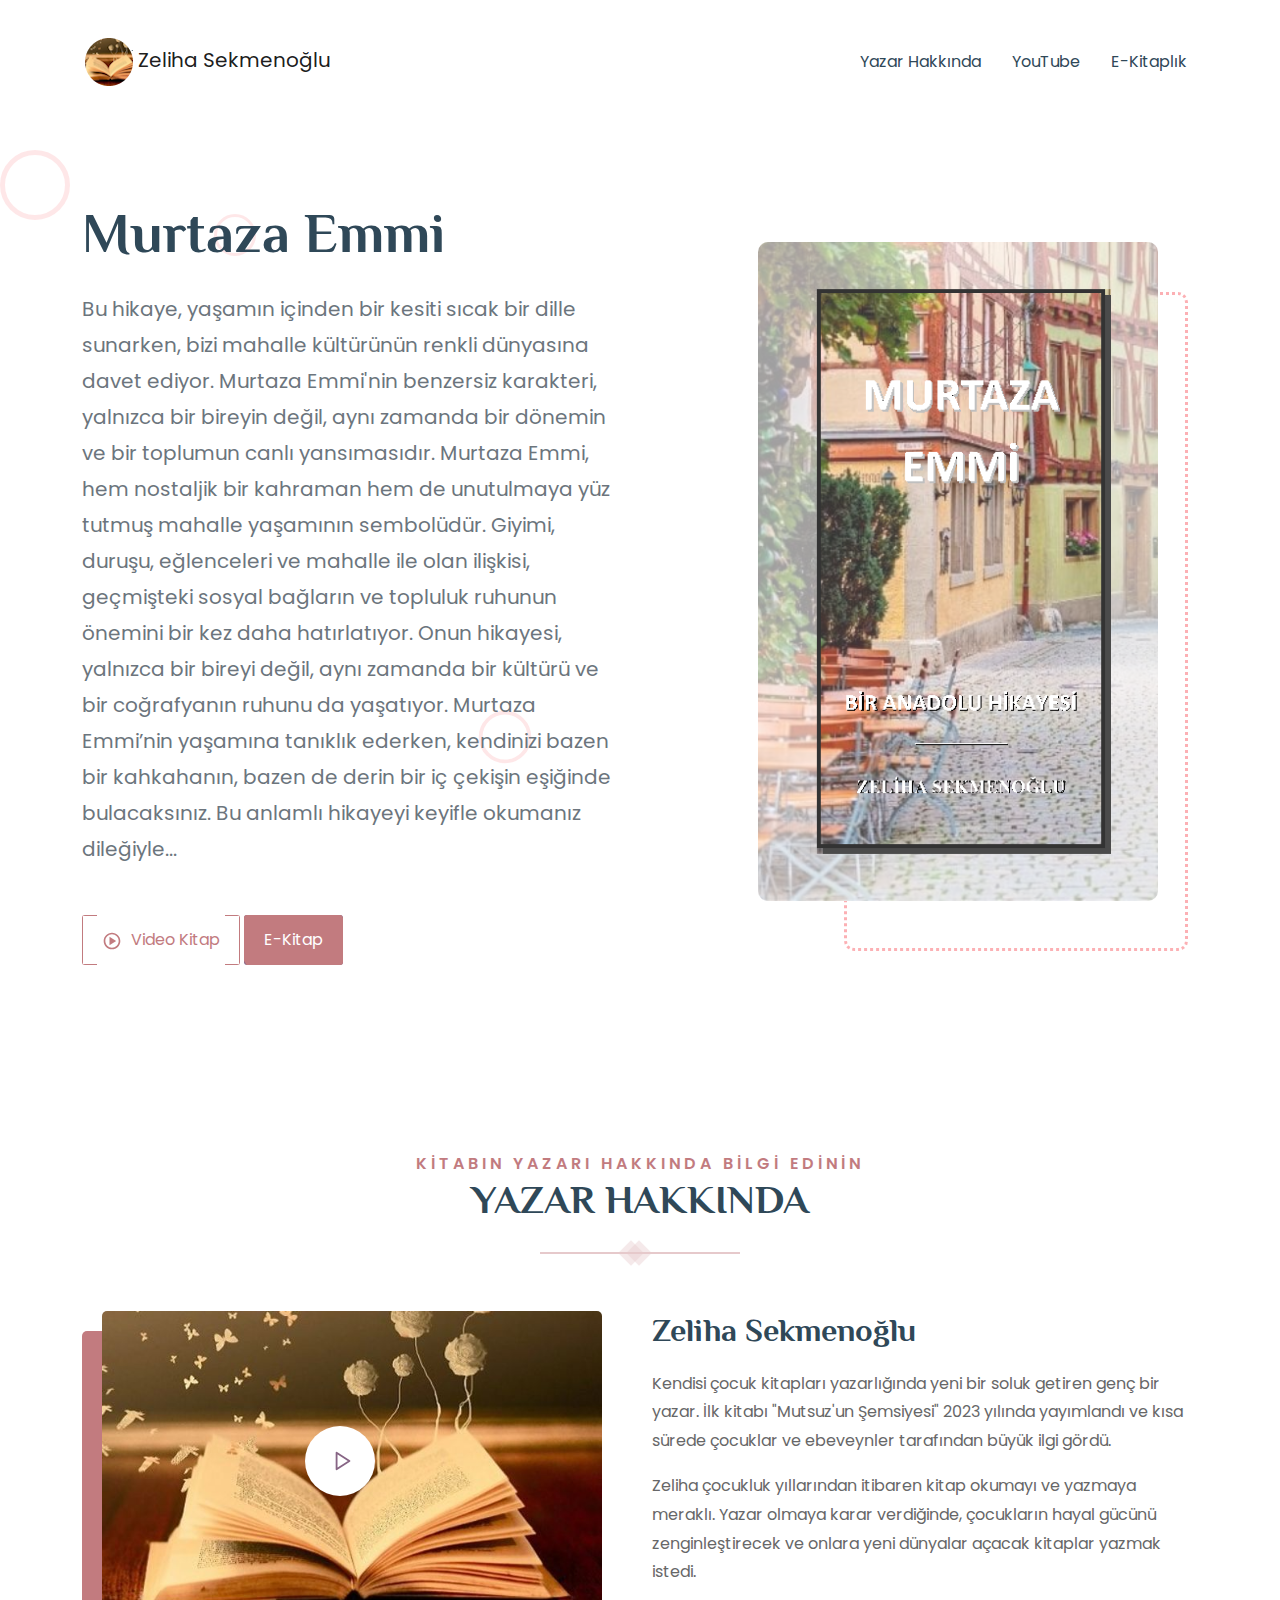
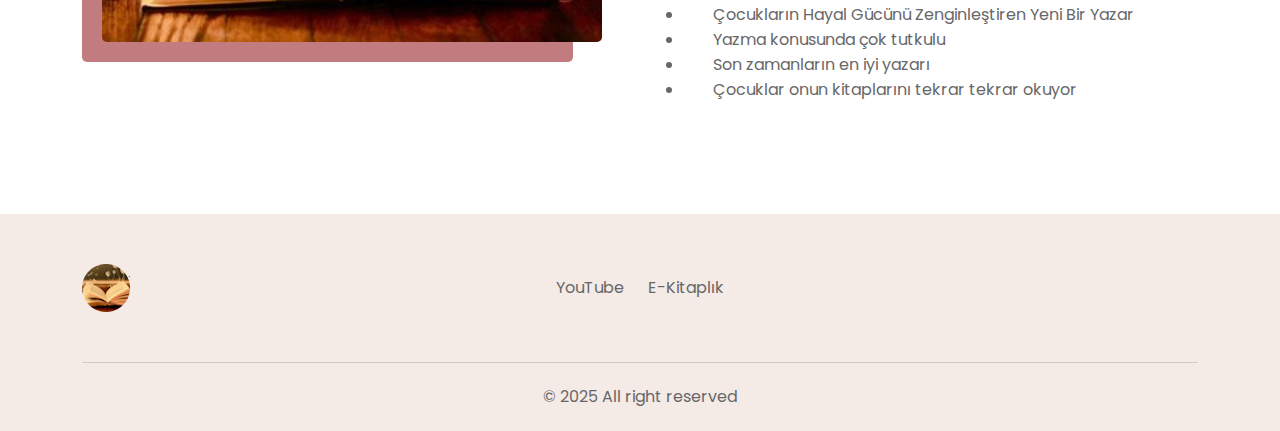
<file: bir-anadolu-hikayesi/murtaza-emmi/index.html>
<!-- _______. _______  __  ___ .___  ___.  _______ .__   __.     _______   ___________    ____
    /       ||   ____||  |/  / |   \/   | |   ____||  \ |  |    |       \ |   ____\   \  /   /
   |   (----`|  |__   |  '  /  |  \  /  | |  |__   |   \|  |    |  .--.  ||  |__   \   \/   /
    \   \    |   __|  |    <   |  |\/|  | |   __|  |  . `  |    |  |  |  ||   __|   \      /
.----)   |   |  |____ |  .  \  |  |  |  | |  |____ |  |\   |  __|  '--'  ||  |____   \    /
|_______/    |_______||__|\__\ |__|  |__| |_______||__| \__| (__)_______/ |_______|   \__/-->
<!DOCTYPE html>
<html lang="tr">

<head>
    <meta charset="utf-8" />
    <meta http-equiv="Content-Type" content="text/html; charset=UTF-8">
    <meta name="Content-Language" content="tr" />
    <meta http-equiv="X-UA-Compatible" content="IE=edge">
    <meta name="viewport" content="width=device-width, initial-scale=1, shrink-to-fit=no">
    <meta name="author" content="humans.txt">
    <meta name="description" content="Zeliha Sekmenoğlu - Yazarın tüm kitapları">
    <meta name="robots" content="INDEX, FOLLOW">
    <meta name="twitter:title" content="Zeliha Sekmenoğlu - Yazarın tüm kitapları">
    <meta name="twitter:description" content="Zeliha Sekmenoğlu - Yazarın tüm kitapları">
    <meta name="twitter:card" content="summary">
    <meta name="twitter:site" content="">
    <meta name="twitter:image" content="http://zeliha.sekmen.dev/images/book.jpg">
    <meta property="og:title" content="Zeliha Sekmenoğlu - Yazarın tüm kitapları">
    <meta property="og:url" content="http://zeliha.sekmen.dev/">
    <meta property="og:site_name" content="Zeliha Sekmenoğlu">
    <meta property="og:description" content="Zeliha Sekmenoğlu - Yazarın tüm kitapları">
    <meta property="og:image" content="http://zeliha.sekmen.dev/images/book.jpg">
    <title>Zeliha Sekmenoğlu - Yazarın tüm kitapları | Zeliha Sekmenoğlu</title>
    <link rel="canonical" href="https://zeliha.sekmen.dev/">
    <link rel="icon" type="image/x-icon" href="/images/favicon.png">
    <link rel="apple-touch-icon" sizes="180x180" href="/images/favicon.png">
    <link rel="icon" type="image/png" sizes="32x32" href="/images/favicon.png">
    <link rel="icon" type="image/png" sizes="16x16" href="/images/favicon.png">
    <meta name="msapplication-TileColor" content="#ffffff">
    <meta name="theme-color" content="#ffffff">
    <link href="/assets/main.8acc86f2.css" rel="stylesheet">
    <script>window.dataLayer = window.dataLayer || []; function gtag() { dataLayer.push(arguments); }
        gtag('js', new Date()); gtag('config', 'G-NYHRZMZS9V');</script>
</head>

<body>
    <div class="section-wrapper">
        <header class="header">
            <div class="container" id="hero">
                <div class="row">
                    <nav class="navbar navbar-expand-lg navbar-light bg-none">
                        <a class="navbar-brand" href="/">
                            <img src="/images/logo.png" alt="Zeliha Sekmenoğlu">
                            <span class="hidden">Zeliha Sekmenoğlu</span>
                        </a>
                        <ul class="navbar-nav menu ms-auto">
                            <li class="nav-item"><a href="#author" class="benefits nav-link">Yazar Hakkında</a></li>
                            <li class="nav-item"><a href="https://www.youtube.com/@HikayelerinDunyasi"
                                    target="_blank" class="benefits nav-link">YouTube</a></li>
                            <li class="nav-item"><a
                                    href="https://play.google.com/store/search?q=zeliha%20sekmeno%C4%9Flu&amp;c=books"
                                    target="_blank" class="benefits nav-link">E-Kitaplık</a></li>
                        </ul>
                    </nav>
                </div>
            </div>
        </header>

        <section class="hero hero__padding overflow-hidden position-relative bg-white">
            <div class="circle x1"></div>
            <div class="circle x2"></div>
            <div class="circle x3"></div>
            <div class="circle x4"></div>
            <div class="circle x5"></div>
            <div class="container">
                <div class="row align-items-center">
                    <div class="col-md-7 col-lg-6 m-0px-b md-m-40px-b">
                        <div class="hero__content position-relative">
                            <h1 class="display-4 mb-4 text-capitalize">Murtaza Emmi</h1>
                            <p class="text-muted mb-5 fs-5">
                                Bu hikaye, yaşamın içinden bir kesiti sıcak bir dille sunarken, bizi mahalle kültürünün
                                renkli dünyasına davet ediyor.
                                Murtaza Emmi'nin benzersiz karakteri, yalnızca bir bireyin değil, aynı zamanda bir
                                dönemin ve bir toplumun canlı yansımasıdır.
                                Murtaza Emmi, hem nostaljik bir kahraman hem de unutulmaya yüz tutmuş mahalle yaşamının
                                sembolüdür.
                                Giyimi, duruşu, eğlenceleri ve mahalle ile olan ilişkisi, geçmişteki sosyal bağların ve
                                topluluk ruhunun önemini bir kez daha hatırlatıyor.
                                Onun hikayesi, yalnızca bir bireyi değil, aynı zamanda bir kültürü ve bir coğrafyanın
                                ruhunu da yaşatıyor.
                                Murtaza Emmi’nin yaşamına tanıklık ederken, kendinizi bazen bir kahkahanın, bazen de
                                derin bir iç çekişin eşiğinde bulacaksınız.
                                Bu anlamlı hikayeyi keyifle okumanız dileğiyle...
                            </p>
                            <div><a href="https://youtu.be/R6MoGTtCAxs" target="_blank"
                                    class="glightbox3 btn__secondary"> <svg stroke="currentColor" fill="currentColor"
                                        stroke-width="0" viewBox="0 0 24 24" height="1em" width="1em"
                                        xmlns="http://www.w3.org/2000/svg">
                                        <path
                                            d="M12 2C6.486 2 2 6.486 2 12s4.486 10 10 10 10-4.486 10-10S17.514 2 12 2zm0 18c-4.411 0-8-3.589-8-8s3.589-8 8-8 8 3.589 8 8-3.589 8-8 8z">
                                        </path>
                                        <path d="m9 17 8-5-8-5z"></path>
                                    </svg> Video Kitap </a>
                                <a href="https://play.google.com/store/books/details/Zeliha_Sekmeno%C4%9Flu_Ak%C5%9Famc%C4%B1lar?id=xGE1EQAAQBAJ"
                                    target="_blank" class="smooth button button__primary me-3"><span> E-Kitap
                                    </span></a>
                            </div>
                        </div>
                    </div>
                    <div class="col-md-5 offset-lg-1 text-center">
                        <div class="hero__images3">
                            <img width="400" class="img-fluid" src="/images/murtaza-emmi.png" alt="Murtaza Emmi">
                        </div>
                    </div>
                </div>
            </div>
        </section>

        <section id="author" class="section-padding author">
            <div class="container">
                <div class="row">
                    <div class="col-xl-6 offset-xl-3 col-lg-10 offset-lg-1">
                        <div class="section-title-center text-center"><span>Kitabın yazarı hakkında bilgi edinin</span>
                            <h2 class="display-6">YAZAR HAKKINDA</h2>
                            <div class="section-divider divider-traingle"></div>
                        </div>
                    </div>
                </div>
                <div class="row">
                    <div class="col-lg-6">
                        <div class="author__image"><img class="img-fluid img" src="/images/book.jpg" alt="Author"> <a
                                href="https://www.youtube.com/playlist?list=PLsgzOQKcLoqX8zA3Lrnnzm2iHM0NkvigH"
                                target="_blank" class="glightbox3 video-btn"> <svg stroke="currentColor" fill="none"
                                    stroke-width="2" viewBox="0 0 24 24" stroke-linecap="round" stroke-linejoin="round"
                                    height="1em" width="1em" xmlns="http://www.w3.org/2000/svg">
                                    <polygon points="5 3 19 12 5 21 5 3"></polygon>
                                </svg> </a>
                            <div class="promo-video">
                                <div class="waves-block">
                                    <div class="waves wave-1"></div>
                                    <div class="waves wave-2"></div>
                                    <div class="waves wave-3"></div>
                                </div>
                            </div>
                        </div>
                    </div>
                    <div class="col-lg-6">
                        <div class="author__content">
                            <h2 class="m-20px-b">Zeliha Sekmenoğlu</h2>
                            <p>Kendisi çocuk kitapları yazarlığında yeni bir soluk getiren genç bir yazar. İlk kitabı
                                "Mutsuz'un Şemsiyesi" 2023 yılında yayımlandı ve kısa sürede çocuklar ve ebeveynler
                                tarafından büyük ilgi gördü.</p>
                            <p>Zeliha çocukluk yıllarından itibaren kitap okumayı ve yazmaya
                                meraklı. Yazar olmaya karar verdiğinde, çocukların hayal gücünü zenginleştirecek ve
                                onlara yeni dünyalar açacak kitaplar yazmak istedi.</p>
                            <ul class="m-30px-b">
                                <li><img src="/images/check.svg" alt="icon" width="25" height="25"> Çocukların
                                    Hayal Gücünü Zenginleştiren Yeni Bir Yazar</li>
                                <li><img src="/images/check.svg" alt="icon" width="25" height="25"> Yazma
                                    konusunda çok tutkulu</li>
                                <li><img src="/images/check.svg" alt="icon" width="25" height="25"> Son zamanların
                                    en iyi yazarı</li>
                                <li><img src="/images/check.svg" alt="icon" width="25" height="25"> Çocuklar onun
                                    kitaplarını tekrar tekrar okuyor</li>
                            </ul>
                        </div>
                    </div>
                </div>
            </div>
        </section>

        <footer class="footer overflow-hidden bg-one">
            <div class="container">
                <div class="footer__top m-50px-t m-50px-b">
                    <div class="row">
                        <div
                            class="col-lg-3 d-flex justify-content-center align-items-center mb-3 mb-lg-0 justify-content-lg-start">
                            <a href="/"> <img src="/images/logo.png" alt="Logo"> </a>
                        </div>
                        <div class="col-lg-6 d-flex justify-content-center align-items-center mb-3 mb-lg-0">
                            <ul class="footer__menu">
                                <li class="nav-item"><a href="https://www.youtube.com/@HikayelerinDunyasi"
                                        target="_blank" class="benefits nav-link">YouTube</a></li>
                                <li class="nav-item"><a
                                        href="https://play.google.com/store/search?q=zeliha%20sekmeno%C4%9Flu&amp;c=books"
                                        target="_blank" class="benefits nav-link">E-Kitaplık</a></li>
                            </ul>
                        </div>
                    </div>
                </div>
                <hr>
                <div class="footer__copyright m-20px-t m-20px-b">
                    <div class="row">
                        <div class="col-12">
                            <p class="m-0 text-center">©
                                2025 All right reserved
                            </p>
                        </div>
                    </div>
                </div>
            </div>
        </footer>
    </div>
    <script>console.log("%c Stop!", 'color: red; font-size: 48px'); console.log("%c This is a browser feature intended for developers. If someone told you to copy-paste something here to enable an feature or \"hack\" someone's account, it is a scam and will give them access to your account!", 'font-size: 20px');</script>
</body>

</html>
</file>
<file: assets/main.8acc86f2.css>
@charset "UTF-8";@import url(https://fonts.googleapis.com/css2?family=Philosopher:ital,wght@0,400;0,700;1,400;1,700&display=swap);@import url(https://fonts.googleapis.com/css2?family=Poppins:ital,wght@0,300;0,400;0,500;0,600;0,700;0,800;0,900;1,300;1,400;1,500;1,600;1,700;1,800;1,900&display=swap);/*!
 * Bootstrap  v5.2.0 (https://getbootstrap.com/)
 * Copyright 2011-2022 The Bootstrap Authors
 * Copyright 2011-2022 Twitter, Inc.
 * Licensed under MIT (https://github.com/twbs/bootstrap/blob/main/LICENSE)
 */:root{--bs-blue:#0d6efd;--bs-indigo:#6610f2;--bs-purple:#6f42c1;--bs-pink:#d63384;--bs-red:#dc3545;--bs-orange:#fd7e14;--bs-yellow:#ffc107;--bs-green:#198754;--bs-teal:#20c997;--bs-cyan:#0dcaf0;--bs-black:#000;--bs-white:#fff;--bs-gray:#6c757d;--bs-gray-dark:#343a40;--bs-gray-100:#f8f9fa;--bs-gray-200:#e9ecef;--bs-gray-300:#dee2e6;--bs-gray-400:#ced4da;--bs-gray-500:#adb5bd;--bs-gray-600:#6c757d;--bs-gray-700:#495057;--bs-gray-800:#343a40;--bs-gray-900:#212529;--bs-primary:#0d6efd;--bs-secondary:#6c757d;--bs-success:#198754;--bs-info:#0dcaf0;--bs-warning:#ffc107;--bs-danger:#dc3545;--bs-light:#f8f9fa;--bs-dark:#212529;--bs-primary-rgb:13,110,253;--bs-secondary-rgb:108,117,125;--bs-success-rgb:25,135,84;--bs-info-rgb:13,202,240;--bs-warning-rgb:255,193,7;--bs-danger-rgb:220,53,69;--bs-light-rgb:248,249,250;--bs-dark-rgb:33,37,41;--bs-white-rgb:255,255,255;--bs-black-rgb:0,0,0;--bs-body-color-rgb:33,37,41;--bs-body-bg-rgb:255,255,255;--bs-font-sans-serif:system-ui,-apple-system,"Segoe UI",Roboto,"Helvetica Neue","Noto Sans","Liberation Sans",Arial,sans-serif,"Apple Color Emoji","Segoe UI Emoji","Segoe UI Symbol","Noto Color Emoji";--bs-font-monospace:SFMono-Regular,Menlo,Monaco,Consolas,"Liberation Mono","Courier New",monospace;--bs-gradient:linear-gradient(180deg,hsla(0,0%,100%,.15),hsla(0,0%,100%,0));--bs-body-font-family:var(--bs-font-sans-serif);--bs-body-font-size:1rem;--bs-body-font-weight:400;--bs-body-line-height:1.5;--bs-body-color:#212529;--bs-body-bg:#fff;--bs-border-width:1px;--bs-border-style:solid;--bs-border-color:#dee2e6;--bs-border-color-translucent:rgba(0,0,0,.175);--bs-border-radius:0.375rem;--bs-border-radius-sm:0.25rem;--bs-border-radius-lg:0.5rem;--bs-border-radius-xl:1rem;--bs-border-radius-2xl:2rem;--bs-border-radius-pill:50rem;--bs-link-color:#0d6efd;--bs-link-hover-color:#0a58ca;--bs-code-color:#d63384;--bs-highlight-bg:#fff3cd}*,:after,:before{box-sizing:border-box}@media (prefers-reduced-motion:no-preference){:root{scroll-behavior:smooth}}body{-webkit-text-size-adjust:100%;-webkit-tap-highlight-color:transparent;background-color:#fff;background-color:var(--bs-body-bg);color:#212529;color:var(--bs-body-color);font-family:system-ui,-apple-system,Segoe UI,Roboto,Helvetica Neue,Noto Sans,Liberation Sans,Arial,sans-serif,Apple Color Emoji,Segoe UI Emoji,Segoe UI Symbol,Noto Color Emoji;font-family:var(--bs-body-font-family);font-size:1rem;font-size:var(--bs-body-font-size);font-weight:400;font-weight:var(--bs-body-font-weight);line-height:var(--bs-body-line-height);margin:0;text-align:var(--bs-body-text-align)}hr{border:0;border-top:1px solid;color:inherit;margin:1rem 0;opacity:.25}.h1,.h2,.h3,.h4,.h5,.h6,h1,h2,h3,h4,h5,h6{font-weight:500;line-height:1.2;margin-bottom:.5rem;margin-top:0}.h1,h1{font-size:calc(1.375rem + 1.5vw)}@media (min-width:1200px){.h1,h1{font-size:2.5rem}}.h2,h2{font-size:calc(1.325rem + .9vw)}@media (min-width:1200px){.h2,h2{font-size:2rem}}.h3,h3{font-size:calc(1.3rem + .6vw)}@media (min-width:1200px){.h3,h3{font-size:1.75rem}}.h4,h4{font-size:calc(1.275rem + .3vw)}@media (min-width:1200px){.h4,h4{font-size:1.5rem}}.h5,h5{font-size:1.25rem}.h6,h6{font-size:1rem}p{margin-bottom:1rem;margin-top:0}abbr[title]{cursor:help;-webkit-text-decoration:underline dotted;text-decoration:underline dotted;-webkit-text-decoration-skip-ink:none;text-decoration-skip-ink:none}address{font-style:normal;line-height:inherit;margin-bottom:1rem}ol,ul{padding-left:2rem}dl,ol,ul{margin-bottom:1rem;margin-top:0}ol ol,ol ul,ul ol,ul ul{margin-bottom:0}dt{font-weight:700}dd{margin-bottom:.5rem;margin-left:0}blockquote{margin:0 0 1rem}b,strong{font-weight:bolder}.small,small{font-size:.875em}.mark,mark{background-color:#fff3cd;background-color:var(--bs-highlight-bg);padding:.1875em}sub,sup{font-size:.75em;line-height:0;position:relative;vertical-align:initial}sub{bottom:-.25em}sup{top:-.5em}a{color:#0d6efd;color:var(--bs-link-color);text-decoration:underline}a:hover{color:#0a58ca;color:var(--bs-link-hover-color)}a:not([href]):not([class]),a:not([href]):not([class]):hover{color:inherit;text-decoration:none}code,kbd,pre,samp{font-family:SFMono-Regular,Menlo,Monaco,Consolas,Liberation Mono,Courier New,monospace;font-family:var(--bs-font-monospace);font-size:1em}pre{display:block;font-size:.875em;margin-bottom:1rem;margin-top:0;overflow:auto}pre code{color:inherit;font-size:inherit;word-break:normal}code{word-wrap:break-word;color:#d63384;color:var(--bs-code-color);font-size:.875em}a>code{color:inherit}kbd{background-color:#212529;background-color:var(--bs-body-color);border-radius:.25rem;color:#fff;color:var(--bs-body-bg);font-size:.875em;padding:.1875rem .375rem}kbd kbd{font-size:1em;padding:0}figure{margin:0 0 1rem}img,svg{vertical-align:middle}table{border-collapse:collapse;caption-side:bottom}caption{color:#6c757d;padding-bottom:.5rem;padding-top:.5rem;text-align:left}th{text-align:inherit;text-align:-webkit-match-parent}tbody,td,tfoot,th,thead,tr{border:0 solid;border-color:inherit}label{display:inline-block}button{border-radius:0}button:focus:not(:focus-visible){outline:0}button,input,optgroup,select,textarea{font-family:inherit;font-size:inherit;line-height:inherit;margin:0}button,select{text-transform:none}[role=button]{cursor:pointer}select{word-wrap:normal}select:disabled{opacity:1}[list]:not([type=date]):not([type=datetime-local]):not([type=month]):not([type=week]):not([type=time])::-webkit-calendar-picker-indicator{display:none!important}[type=button],[type=reset],[type=submit],button{-webkit-appearance:button}[type=button]:not(:disabled),[type=reset]:not(:disabled),[type=submit]:not(:disabled),button:not(:disabled){cursor:pointer}::-moz-focus-inner{border-style:none;padding:0}textarea{resize:vertical}fieldset{border:0;margin:0;min-width:0;padding:0}legend{float:left;font-size:calc(1.275rem + .3vw);line-height:inherit;margin-bottom:.5rem;padding:0;width:100%}@media (min-width:1200px){legend{font-size:1.5rem}}legend+*{clear:left}::-webkit-datetime-edit-day-field,::-webkit-datetime-edit-fields-wrapper,::-webkit-datetime-edit-hour-field,::-webkit-datetime-edit-minute,::-webkit-datetime-edit-month-field,::-webkit-datetime-edit-text,::-webkit-datetime-edit-year-field{padding:0}::-webkit-inner-spin-button{height:auto}[type=search]{-webkit-appearance:textfield;outline-offset:-2px}::-webkit-search-decoration{-webkit-appearance:none}::-webkit-color-swatch-wrapper{padding:0}::-webkit-file-upload-button{-webkit-appearance:button;font:inherit}::file-selector-button{-webkit-appearance:button;font:inherit}output{display:inline-block}iframe{border:0}summary{cursor:pointer;display:list-item}progress{vertical-align:initial}[hidden]{display:none!important}.lead{font-size:1.25rem;font-weight:300}.display-1{font-size:calc(1.625rem + 4.5vw);font-weight:300;line-height:1.2}@media (min-width:1200px){.display-1{font-size:5rem}}.display-2{font-size:calc(1.575rem + 3.9vw);font-weight:300;line-height:1.2}@media (min-width:1200px){.display-2{font-size:4.5rem}}.display-3{font-size:calc(1.525rem + 3.3vw);font-weight:300;line-height:1.2}@media (min-width:1200px){.display-3{font-size:4rem}}.display-4{font-size:calc(1.475rem + 2.7vw);font-weight:300;line-height:1.2}@media (min-width:1200px){.display-4{font-size:3.5rem}}.display-5{font-size:calc(1.425rem + 2.1vw);font-weight:300;line-height:1.2}@media (min-width:1200px){.display-5{font-size:3rem}}.display-6{font-size:calc(1.375rem + 1.5vw);font-weight:300;line-height:1.2}@media (min-width:1200px){.display-6{font-size:2.5rem}}.list-inline,.list-unstyled{list-style:none;padding-left:0}.list-inline-item{display:inline-block}.list-inline-item:not(:last-child){margin-right:.5rem}.initialism{font-size:.875em;text-transform:uppercase}.blockquote{font-size:1.25rem;margin-bottom:1rem}.blockquote>:last-child{margin-bottom:0}.blockquote-footer{color:#6c757d;font-size:.875em;margin-bottom:1rem;margin-top:-1rem}.blockquote-footer:before{content:"— "}.img-fluid,.img-thumbnail{height:auto;max-width:100%}.img-thumbnail{background-color:#fff;border:1px solid #dee2e6;border:1px solid var(--bs-border-color);border-radius:.375rem;padding:.25rem}.figure{display:inline-block}.figure-img{line-height:1;margin-bottom:.5rem}.figure-caption{color:#6c757d;font-size:.875em}.container,.container-fluid,.container-lg,.container-md,.container-sm,.container-xl,.container-xxl{--bs-gutter-x:1.5rem;--bs-gutter-y:0;margin-left:auto;margin-right:auto;padding-left:calc(var(--bs-gutter-x)*.5);padding-right:calc(var(--bs-gutter-x)*.5);width:100%}@media (min-width:576px){.container,.container-sm{max-width:540px}}@media (min-width:768px){.container,.container-md,.container-sm{max-width:720px}}@media (min-width:992px){.container,.container-lg,.container-md,.container-sm{max-width:960px}}@media (min-width:1200px){.container,.container-lg,.container-md,.container-sm,.container-xl{max-width:1140px}}@media (min-width:1400px){.container,.container-lg,.container-md,.container-sm,.container-xl,.container-xxl{max-width:1320px}}.row{--bs-gutter-x:1.5rem;--bs-gutter-y:0;display:flex;flex-wrap:wrap;margin-left:calc(var(--bs-gutter-x)*-.5);margin-right:calc(var(--bs-gutter-x)*-.5);margin-top:calc(var(--bs-gutter-y)*-1)}.row>*{flex-shrink:0;margin-top:var(--bs-gutter-y);max-width:100%;padding-left:calc(var(--bs-gutter-x)*.5);padding-right:calc(var(--bs-gutter-x)*.5);width:100%}.col{flex:1 0}.row-cols-auto>*{flex:0 0 auto;width:auto}.row-cols-1>*{flex:0 0 auto;width:100%}.row-cols-2>*{flex:0 0 auto;width:50%}.row-cols-3>*{flex:0 0 auto;width:33.3333333333%}.row-cols-4>*{flex:0 0 auto;width:25%}.row-cols-5>*{flex:0 0 auto;width:20%}.row-cols-6>*{flex:0 0 auto;width:16.6666666667%}.col-auto{flex:0 0 auto;width:auto}.col-1{flex:0 0 auto;width:8.33333333%}.col-2{flex:0 0 auto;width:16.66666667%}.col-3{flex:0 0 auto;width:25%}.col-4{flex:0 0 auto;width:33.33333333%}.col-5{flex:0 0 auto;width:41.66666667%}.col-6{flex:0 0 auto;width:50%}.col-7{flex:0 0 auto;width:58.33333333%}.col-8{flex:0 0 auto;width:66.66666667%}.col-9{flex:0 0 auto;width:75%}.col-10{flex:0 0 auto;width:83.33333333%}.col-11{flex:0 0 auto;width:91.66666667%}.col-12{flex:0 0 auto;width:100%}.offset-1{margin-left:8.33333333%}.offset-2{margin-left:16.66666667%}.offset-3{margin-left:25%}.offset-4{margin-left:33.33333333%}.offset-5{margin-left:41.66666667%}.offset-6{margin-left:50%}.offset-7{margin-left:58.33333333%}.offset-8{margin-left:66.66666667%}.offset-9{margin-left:75%}.offset-10{margin-left:83.33333333%}.offset-11{margin-left:91.66666667%}.g-0,.gx-0{--bs-gutter-x:0}.g-0,.gy-0{--bs-gutter-y:0}.g-1,.gx-1{--bs-gutter-x:0.25rem}.g-1,.gy-1{--bs-gutter-y:0.25rem}.g-2,.gx-2{--bs-gutter-x:0.5rem}.g-2,.gy-2{--bs-gutter-y:0.5rem}.g-3,.gx-3{--bs-gutter-x:1rem}.g-3,.gy-3{--bs-gutter-y:1rem}.g-4,.gx-4{--bs-gutter-x:1.5rem}.g-4,.gy-4{--bs-gutter-y:1.5rem}.g-5,.gx-5{--bs-gutter-x:3rem}.g-5,.gy-5{--bs-gutter-y:3rem}@media (min-width:576px){.col-sm{flex:1 0}.row-cols-sm-auto>*{flex:0 0 auto;width:auto}.row-cols-sm-1>*{flex:0 0 auto;width:100%}.row-cols-sm-2>*{flex:0 0 auto;width:50%}.row-cols-sm-3>*{flex:0 0 auto;width:33.3333333333%}.row-cols-sm-4>*{flex:0 0 auto;width:25%}.row-cols-sm-5>*{flex:0 0 auto;width:20%}.row-cols-sm-6>*{flex:0 0 auto;width:16.6666666667%}.col-sm-auto{flex:0 0 auto;width:auto}.col-sm-1{flex:0 0 auto;width:8.33333333%}.col-sm-2{flex:0 0 auto;width:16.66666667%}.col-sm-3{flex:0 0 auto;width:25%}.col-sm-4{flex:0 0 auto;width:33.33333333%}.col-sm-5{flex:0 0 auto;width:41.66666667%}.col-sm-6{flex:0 0 auto;width:50%}.col-sm-7{flex:0 0 auto;width:58.33333333%}.col-sm-8{flex:0 0 auto;width:66.66666667%}.col-sm-9{flex:0 0 auto;width:75%}.col-sm-10{flex:0 0 auto;width:83.33333333%}.col-sm-11{flex:0 0 auto;width:91.66666667%}.col-sm-12{flex:0 0 auto;width:100%}.offset-sm-0{margin-left:0}.offset-sm-1{margin-left:8.33333333%}.offset-sm-2{margin-left:16.66666667%}.offset-sm-3{margin-left:25%}.offset-sm-4{margin-left:33.33333333%}.offset-sm-5{margin-left:41.66666667%}.offset-sm-6{margin-left:50%}.offset-sm-7{margin-left:58.33333333%}.offset-sm-8{margin-left:66.66666667%}.offset-sm-9{margin-left:75%}.offset-sm-10{margin-left:83.33333333%}.offset-sm-11{margin-left:91.66666667%}.g-sm-0,.gx-sm-0{--bs-gutter-x:0}.g-sm-0,.gy-sm-0{--bs-gutter-y:0}.g-sm-1,.gx-sm-1{--bs-gutter-x:0.25rem}.g-sm-1,.gy-sm-1{--bs-gutter-y:0.25rem}.g-sm-2,.gx-sm-2{--bs-gutter-x:0.5rem}.g-sm-2,.gy-sm-2{--bs-gutter-y:0.5rem}.g-sm-3,.gx-sm-3{--bs-gutter-x:1rem}.g-sm-3,.gy-sm-3{--bs-gutter-y:1rem}.g-sm-4,.gx-sm-4{--bs-gutter-x:1.5rem}.g-sm-4,.gy-sm-4{--bs-gutter-y:1.5rem}.g-sm-5,.gx-sm-5{--bs-gutter-x:3rem}.g-sm-5,.gy-sm-5{--bs-gutter-y:3rem}}@media (min-width:768px){.col-md{flex:1 0}.row-cols-md-auto>*{flex:0 0 auto;width:auto}.row-cols-md-1>*{flex:0 0 auto;width:100%}.row-cols-md-2>*{flex:0 0 auto;width:50%}.row-cols-md-3>*{flex:0 0 auto;width:33.3333333333%}.row-cols-md-4>*{flex:0 0 auto;width:25%}.row-cols-md-5>*{flex:0 0 auto;width:20%}.row-cols-md-6>*{flex:0 0 auto;width:16.6666666667%}.col-md-auto{flex:0 0 auto;width:auto}.col-md-1{flex:0 0 auto;width:8.33333333%}.col-md-2{flex:0 0 auto;width:16.66666667%}.col-md-3{flex:0 0 auto;width:25%}.col-md-4{flex:0 0 auto;width:33.33333333%}.col-md-5{flex:0 0 auto;width:41.66666667%}.col-md-6{flex:0 0 auto;width:50%}.col-md-7{flex:0 0 auto;width:58.33333333%}.col-md-8{flex:0 0 auto;width:66.66666667%}.col-md-9{flex:0 0 auto;width:75%}.col-md-10{flex:0 0 auto;width:83.33333333%}.col-md-11{flex:0 0 auto;width:91.66666667%}.col-md-12{flex:0 0 auto;width:100%}.offset-md-0{margin-left:0}.offset-md-1{margin-left:8.33333333%}.offset-md-2{margin-left:16.66666667%}.offset-md-3{margin-left:25%}.offset-md-4{margin-left:33.33333333%}.offset-md-5{margin-left:41.66666667%}.offset-md-6{margin-left:50%}.offset-md-7{margin-left:58.33333333%}.offset-md-8{margin-left:66.66666667%}.offset-md-9{margin-left:75%}.offset-md-10{margin-left:83.33333333%}.offset-md-11{margin-left:91.66666667%}.g-md-0,.gx-md-0{--bs-gutter-x:0}.g-md-0,.gy-md-0{--bs-gutter-y:0}.g-md-1,.gx-md-1{--bs-gutter-x:0.25rem}.g-md-1,.gy-md-1{--bs-gutter-y:0.25rem}.g-md-2,.gx-md-2{--bs-gutter-x:0.5rem}.g-md-2,.gy-md-2{--bs-gutter-y:0.5rem}.g-md-3,.gx-md-3{--bs-gutter-x:1rem}.g-md-3,.gy-md-3{--bs-gutter-y:1rem}.g-md-4,.gx-md-4{--bs-gutter-x:1.5rem}.g-md-4,.gy-md-4{--bs-gutter-y:1.5rem}.g-md-5,.gx-md-5{--bs-gutter-x:3rem}.g-md-5,.gy-md-5{--bs-gutter-y:3rem}}@media (min-width:992px){.col-lg{flex:1 0}.row-cols-lg-auto>*{flex:0 0 auto;width:auto}.row-cols-lg-1>*{flex:0 0 auto;width:100%}.row-cols-lg-2>*{flex:0 0 auto;width:50%}.row-cols-lg-3>*{flex:0 0 auto;width:33.3333333333%}.row-cols-lg-4>*{flex:0 0 auto;width:25%}.row-cols-lg-5>*{flex:0 0 auto;width:20%}.row-cols-lg-6>*{flex:0 0 auto;width:16.6666666667%}.col-lg-auto{flex:0 0 auto;width:auto}.col-lg-1{flex:0 0 auto;width:8.33333333%}.col-lg-2{flex:0 0 auto;width:16.66666667%}.col-lg-3{flex:0 0 auto;width:25%}.col-lg-4{flex:0 0 auto;width:33.33333333%}.col-lg-5{flex:0 0 auto;width:41.66666667%}.col-lg-6{flex:0 0 auto;width:50%}.col-lg-7{flex:0 0 auto;width:58.33333333%}.col-lg-8{flex:0 0 auto;width:66.66666667%}.col-lg-9{flex:0 0 auto;width:75%}.col-lg-10{flex:0 0 auto;width:83.33333333%}.col-lg-11{flex:0 0 auto;width:91.66666667%}.col-lg-12{flex:0 0 auto;width:100%}.offset-lg-0{margin-left:0}.offset-lg-1{margin-left:8.33333333%}.offset-lg-2{margin-left:16.66666667%}.offset-lg-3{margin-left:25%}.offset-lg-4{margin-left:33.33333333%}.offset-lg-5{margin-left:41.66666667%}.offset-lg-6{margin-left:50%}.offset-lg-7{margin-left:58.33333333%}.offset-lg-8{margin-left:66.66666667%}.offset-lg-9{margin-left:75%}.offset-lg-10{margin-left:83.33333333%}.offset-lg-11{margin-left:91.66666667%}.g-lg-0,.gx-lg-0{--bs-gutter-x:0}.g-lg-0,.gy-lg-0{--bs-gutter-y:0}.g-lg-1,.gx-lg-1{--bs-gutter-x:0.25rem}.g-lg-1,.gy-lg-1{--bs-gutter-y:0.25rem}.g-lg-2,.gx-lg-2{--bs-gutter-x:0.5rem}.g-lg-2,.gy-lg-2{--bs-gutter-y:0.5rem}.g-lg-3,.gx-lg-3{--bs-gutter-x:1rem}.g-lg-3,.gy-lg-3{--bs-gutter-y:1rem}.g-lg-4,.gx-lg-4{--bs-gutter-x:1.5rem}.g-lg-4,.gy-lg-4{--bs-gutter-y:1.5rem}.g-lg-5,.gx-lg-5{--bs-gutter-x:3rem}.g-lg-5,.gy-lg-5{--bs-gutter-y:3rem}}@media (min-width:1200px){.col-xl{flex:1 0}.row-cols-xl-auto>*{flex:0 0 auto;width:auto}.row-cols-xl-1>*{flex:0 0 auto;width:100%}.row-cols-xl-2>*{flex:0 0 auto;width:50%}.row-cols-xl-3>*{flex:0 0 auto;width:33.3333333333%}.row-cols-xl-4>*{flex:0 0 auto;width:25%}.row-cols-xl-5>*{flex:0 0 auto;width:20%}.row-cols-xl-6>*{flex:0 0 auto;width:16.6666666667%}.col-xl-auto{flex:0 0 auto;width:auto}.col-xl-1{flex:0 0 auto;width:8.33333333%}.col-xl-2{flex:0 0 auto;width:16.66666667%}.col-xl-3{flex:0 0 auto;width:25%}.col-xl-4{flex:0 0 auto;width:33.33333333%}.col-xl-5{flex:0 0 auto;width:41.66666667%}.col-xl-6{flex:0 0 auto;width:50%}.col-xl-7{flex:0 0 auto;width:58.33333333%}.col-xl-8{flex:0 0 auto;width:66.66666667%}.col-xl-9{flex:0 0 auto;width:75%}.col-xl-10{flex:0 0 auto;width:83.33333333%}.col-xl-11{flex:0 0 auto;width:91.66666667%}.col-xl-12{flex:0 0 auto;width:100%}.offset-xl-0{margin-left:0}.offset-xl-1{margin-left:8.33333333%}.offset-xl-2{margin-left:16.66666667%}.offset-xl-3{margin-left:25%}.offset-xl-4{margin-left:33.33333333%}.offset-xl-5{margin-left:41.66666667%}.offset-xl-6{margin-left:50%}.offset-xl-7{margin-left:58.33333333%}.offset-xl-8{margin-left:66.66666667%}.offset-xl-9{margin-left:75%}.offset-xl-10{margin-left:83.33333333%}.offset-xl-11{margin-left:91.66666667%}.g-xl-0,.gx-xl-0{--bs-gutter-x:0}.g-xl-0,.gy-xl-0{--bs-gutter-y:0}.g-xl-1,.gx-xl-1{--bs-gutter-x:0.25rem}.g-xl-1,.gy-xl-1{--bs-gutter-y:0.25rem}.g-xl-2,.gx-xl-2{--bs-gutter-x:0.5rem}.g-xl-2,.gy-xl-2{--bs-gutter-y:0.5rem}.g-xl-3,.gx-xl-3{--bs-gutter-x:1rem}.g-xl-3,.gy-xl-3{--bs-gutter-y:1rem}.g-xl-4,.gx-xl-4{--bs-gutter-x:1.5rem}.g-xl-4,.gy-xl-4{--bs-gutter-y:1.5rem}.g-xl-5,.gx-xl-5{--bs-gutter-x:3rem}.g-xl-5,.gy-xl-5{--bs-gutter-y:3rem}}@media (min-width:1400px){.col-xxl{flex:1 0}.row-cols-xxl-auto>*{flex:0 0 auto;width:auto}.row-cols-xxl-1>*{flex:0 0 auto;width:100%}.row-cols-xxl-2>*{flex:0 0 auto;width:50%}.row-cols-xxl-3>*{flex:0 0 auto;width:33.3333333333%}.row-cols-xxl-4>*{flex:0 0 auto;width:25%}.row-cols-xxl-5>*{flex:0 0 auto;width:20%}.row-cols-xxl-6>*{flex:0 0 auto;width:16.6666666667%}.col-xxl-auto{flex:0 0 auto;width:auto}.col-xxl-1{flex:0 0 auto;width:8.33333333%}.col-xxl-2{flex:0 0 auto;width:16.66666667%}.col-xxl-3{flex:0 0 auto;width:25%}.col-xxl-4{flex:0 0 auto;width:33.33333333%}.col-xxl-5{flex:0 0 auto;width:41.66666667%}.col-xxl-6{flex:0 0 auto;width:50%}.col-xxl-7{flex:0 0 auto;width:58.33333333%}.col-xxl-8{flex:0 0 auto;width:66.66666667%}.col-xxl-9{flex:0 0 auto;width:75%}.col-xxl-10{flex:0 0 auto;width:83.33333333%}.col-xxl-11{flex:0 0 auto;width:91.66666667%}.col-xxl-12{flex:0 0 auto;width:100%}.offset-xxl-0{margin-left:0}.offset-xxl-1{margin-left:8.33333333%}.offset-xxl-2{margin-left:16.66666667%}.offset-xxl-3{margin-left:25%}.offset-xxl-4{margin-left:33.33333333%}.offset-xxl-5{margin-left:41.66666667%}.offset-xxl-6{margin-left:50%}.offset-xxl-7{margin-left:58.33333333%}.offset-xxl-8{margin-left:66.66666667%}.offset-xxl-9{margin-left:75%}.offset-xxl-10{margin-left:83.33333333%}.offset-xxl-11{margin-left:91.66666667%}.g-xxl-0,.gx-xxl-0{--bs-gutter-x:0}.g-xxl-0,.gy-xxl-0{--bs-gutter-y:0}.g-xxl-1,.gx-xxl-1{--bs-gutter-x:0.25rem}.g-xxl-1,.gy-xxl-1{--bs-gutter-y:0.25rem}.g-xxl-2,.gx-xxl-2{--bs-gutter-x:0.5rem}.g-xxl-2,.gy-xxl-2{--bs-gutter-y:0.5rem}.g-xxl-3,.gx-xxl-3{--bs-gutter-x:1rem}.g-xxl-3,.gy-xxl-3{--bs-gutter-y:1rem}.g-xxl-4,.gx-xxl-4{--bs-gutter-x:1.5rem}.g-xxl-4,.gy-xxl-4{--bs-gutter-y:1.5rem}.g-xxl-5,.gx-xxl-5{--bs-gutter-x:3rem}.g-xxl-5,.gy-xxl-5{--bs-gutter-y:3rem}}.table{--bs-table-color:var(--bs-body-color);--bs-table-bg:transparent;--bs-table-border-color:var(--bs-border-color);--bs-table-accent-bg:transparent;--bs-table-striped-color:var(--bs-body-color);--bs-table-striped-bg:rgba(0,0,0,.05);--bs-table-active-color:var(--bs-body-color);--bs-table-active-bg:rgba(0,0,0,.1);--bs-table-hover-color:var(--bs-body-color);--bs-table-hover-bg:rgba(0,0,0,.075);border-color:var(--bs-table-border-color);color:var(--bs-table-color);margin-bottom:1rem;vertical-align:top;width:100%}.table>:not(caption)>*>*{background-color:var(--bs-table-bg);border-bottom-width:1px;box-shadow:inset 0 0 0 9999px var(--bs-table-accent-bg);padding:.5rem}.table>tbody{vertical-align:inherit}.table>thead{vertical-align:bottom}.table-group-divider{border-top:2px solid}.caption-top{caption-side:top}.table-sm>:not(caption)>*>*{padding:.25rem}.table-bordered>:not(caption)>*{border-width:1px 0}.table-bordered>:not(caption)>*>*{border-width:0 1px}.table-borderless>:not(caption)>*>*{border-bottom-width:0}.table-borderless>:not(:first-child){border-top-width:0}.table-striped-columns>:not(caption)>tr>:nth-child(2n),.table-striped>tbody>tr:nth-of-type(odd)>*{--bs-table-accent-bg:var(--bs-table-striped-bg);color:var(--bs-table-striped-color)}.table-active{--bs-table-accent-bg:var(--bs-table-active-bg);color:var(--bs-table-active-color)}.table-hover>tbody>tr:hover>*{--bs-table-accent-bg:var(--bs-table-hover-bg);color:var(--bs-table-hover-color)}.table-primary{--bs-table-color:#000;--bs-table-bg:#cfe2ff;--bs-table-border-color:#bacbe6;--bs-table-striped-bg:#c5d7f2;--bs-table-striped-color:#000;--bs-table-active-bg:#bacbe6;--bs-table-active-color:#000;--bs-table-hover-bg:#bfd1ec;--bs-table-hover-color:#000}.table-primary,.table-secondary{border-color:var(--bs-table-border-color);color:var(--bs-table-color)}.table-secondary{--bs-table-color:#000;--bs-table-bg:#e2e3e5;--bs-table-border-color:#cbccce;--bs-table-striped-bg:#d7d8da;--bs-table-striped-color:#000;--bs-table-active-bg:#cbccce;--bs-table-active-color:#000;--bs-table-hover-bg:#d1d2d4;--bs-table-hover-color:#000}.table-success{--bs-table-color:#000;--bs-table-bg:#d1e7dd;--bs-table-border-color:#bcd0c7;--bs-table-striped-bg:#c7dbd2;--bs-table-striped-color:#000;--bs-table-active-bg:#bcd0c7;--bs-table-active-color:#000;--bs-table-hover-bg:#c1d6cc;--bs-table-hover-color:#000}.table-info,.table-success{border-color:var(--bs-table-border-color);color:var(--bs-table-color)}.table-info{--bs-table-color:#000;--bs-table-bg:#cff4fc;--bs-table-border-color:#badce3;--bs-table-striped-bg:#c5e8ef;--bs-table-striped-color:#000;--bs-table-active-bg:#badce3;--bs-table-active-color:#000;--bs-table-hover-bg:#bfe2e9;--bs-table-hover-color:#000}.table-warning{--bs-table-color:#000;--bs-table-bg:#fff3cd;--bs-table-border-color:#e6dbb9;--bs-table-striped-bg:#f2e7c3;--bs-table-striped-color:#000;--bs-table-active-bg:#e6dbb9;--bs-table-active-color:#000;--bs-table-hover-bg:#ece1be;--bs-table-hover-color:#000}.table-danger,.table-warning{border-color:var(--bs-table-border-color);color:var(--bs-table-color)}.table-danger{--bs-table-color:#000;--bs-table-bg:#f8d7da;--bs-table-border-color:#dfc2c4;--bs-table-striped-bg:#eccccf;--bs-table-striped-color:#000;--bs-table-active-bg:#dfc2c4;--bs-table-active-color:#000;--bs-table-hover-bg:#e5c7ca;--bs-table-hover-color:#000}.table-light{--bs-table-color:#000;--bs-table-bg:#f8f9fa;--bs-table-border-color:#dfe0e1;--bs-table-striped-bg:#ecedee;--bs-table-striped-color:#000;--bs-table-active-bg:#dfe0e1;--bs-table-active-color:#000;--bs-table-hover-bg:#e5e6e7;--bs-table-hover-color:#000}.table-dark,.table-light{border-color:var(--bs-table-border-color);color:var(--bs-table-color)}.table-dark{--bs-table-color:#fff;--bs-table-bg:#212529;--bs-table-border-color:#373b3e;--bs-table-striped-bg:#2c3034;--bs-table-striped-color:#fff;--bs-table-active-bg:#373b3e;--bs-table-active-color:#fff;--bs-table-hover-bg:#323539;--bs-table-hover-color:#fff}.table-responsive{-webkit-overflow-scrolling:touch;overflow-x:auto}@media (max-width:575.98px){.table-responsive-sm{-webkit-overflow-scrolling:touch;overflow-x:auto}}@media (max-width:767.98px){.table-responsive-md{-webkit-overflow-scrolling:touch;overflow-x:auto}}@media (max-width:991.98px){.table-responsive-lg{-webkit-overflow-scrolling:touch;overflow-x:auto}}@media (max-width:1199.98px){.table-responsive-xl{-webkit-overflow-scrolling:touch;overflow-x:auto}}@media (max-width:1399.98px){.table-responsive-xxl{-webkit-overflow-scrolling:touch;overflow-x:auto}}.form-label{margin-bottom:.5rem}.col-form-label{font-size:inherit;line-height:1.5;margin-bottom:0;padding-bottom:calc(.375rem + 1px);padding-top:calc(.375rem + 1px)}.col-form-label-lg{font-size:1.25rem;padding-bottom:calc(.5rem + 1px);padding-top:calc(.5rem + 1px)}.col-form-label-sm{font-size:.875rem;padding-bottom:calc(.25rem + 1px);padding-top:calc(.25rem + 1px)}.form-text{color:#6c757d;font-size:.875em;margin-top:.25rem}.form-control{-webkit-appearance:none;appearance:none;background-clip:padding-box;background-color:#fff;border:1px solid #ced4da;border-radius:.375rem;color:#212529;display:block;font-size:1rem;font-weight:400;line-height:1.5;padding:.375rem .75rem;transition:border-color .15s ease-in-out,box-shadow .15s ease-in-out;width:100%}@media (prefers-reduced-motion:reduce){.form-control{transition:none}}.form-control[type=file]{overflow:hidden}.form-control[type=file]:not(:disabled):not([readonly]){cursor:pointer}.form-control:focus{background-color:#fff;border-color:#86b7fe;box-shadow:0 0 0 .25rem rgba(13,110,253,.25);color:#212529;outline:0}.form-control::-webkit-date-and-time-value{height:1.5em}.form-control::-webkit-input-placeholder{color:#6c757d;opacity:1}.form-control::placeholder{color:#6c757d;opacity:1}.form-control:disabled{background-color:#e9ecef;opacity:1}.form-control::-webkit-file-upload-button{-webkit-margin-end:.75rem;background-color:#e9ecef;border:0 solid;border-color:inherit;border-inline-end-width:1px;border-radius:0;color:#212529;margin:-.375rem -.75rem;margin-inline-end:.75rem;padding:.375rem .75rem;pointer-events:none;-webkit-transition:color .15s ease-in-out,background-color .15s ease-in-out,border-color .15s ease-in-out,box-shadow .15s ease-in-out;transition:color .15s ease-in-out,background-color .15s ease-in-out,border-color .15s ease-in-out,box-shadow .15s ease-in-out}.form-control::file-selector-button{-webkit-margin-end:.75rem;background-color:#e9ecef;border:0 solid;border-color:inherit;border-inline-end-width:1px;border-radius:0;color:#212529;margin:-.375rem -.75rem;margin-inline-end:.75rem;padding:.375rem .75rem;pointer-events:none;transition:color .15s ease-in-out,background-color .15s ease-in-out,border-color .15s ease-in-out,box-shadow .15s ease-in-out}@media (prefers-reduced-motion:reduce){.form-control::-webkit-file-upload-button{-webkit-transition:none;transition:none}.form-control::file-selector-button{transition:none}}.form-control:hover:not(:disabled):not([readonly])::-webkit-file-upload-button{background-color:#dde0e3}.form-control:hover:not(:disabled):not([readonly])::file-selector-button{background-color:#dde0e3}.form-control-plaintext{background-color:initial;border:solid transparent;border-width:1px 0;color:#212529;display:block;line-height:1.5;margin-bottom:0;padding:.375rem 0;width:100%}.form-control-plaintext:focus{outline:0}.form-control-plaintext.form-control-lg,.form-control-plaintext.form-control-sm{padding-left:0;padding-right:0}.form-control-sm{border-radius:.25rem;font-size:.875rem;min-height:calc(1.5em + .5rem + 2px);padding:.25rem .5rem}.form-control-sm::-webkit-file-upload-button{-webkit-margin-end:.5rem;margin:-.25rem -.5rem;margin-inline-end:.5rem;padding:.25rem .5rem}.form-control-sm::file-selector-button{-webkit-margin-end:.5rem;margin:-.25rem -.5rem;margin-inline-end:.5rem;padding:.25rem .5rem}.form-control-lg{border-radius:.5rem;font-size:1.25rem;min-height:calc(1.5em + 1rem + 2px);padding:.5rem 1rem}.form-control-lg::-webkit-file-upload-button{-webkit-margin-end:1rem;margin:-.5rem -1rem;margin-inline-end:1rem;padding:.5rem 1rem}.form-control-lg::file-selector-button{-webkit-margin-end:1rem;margin:-.5rem -1rem;margin-inline-end:1rem;padding:.5rem 1rem}textarea.form-control{min-height:calc(1.5em + .75rem + 2px)}textarea.form-control-sm{min-height:calc(1.5em + .5rem + 2px)}textarea.form-control-lg{min-height:calc(1.5em + 1rem + 2px)}.form-control-color{height:calc(1.5em + .75rem + 2px);padding:.375rem;width:3rem}.form-control-color:not(:disabled):not([readonly]){cursor:pointer}.form-control-color::-moz-color-swatch{border:0!important;border-radius:.375rem}.form-control-color::-webkit-color-swatch{border-radius:.375rem}.form-control-color.form-control-sm{height:calc(1.5em + .5rem + 2px)}.form-control-color.form-control-lg{height:calc(1.5em + 1rem + 2px)}.form-select{-moz-padding-start:calc(.75rem - 3px);-webkit-appearance:none;appearance:none;background-color:#fff;background-image:url("data:image/svg+xml;charset=utf-8,%3Csvg xmlns='http://www.w3.org/2000/svg' viewBox='0 0 16 16'%3E%3Cpath fill='none' stroke='%23343a40' stroke-linecap='round' stroke-linejoin='round' stroke-width='2' d='m2 5 6 6 6-6'/%3E%3C/svg%3E");background-position:right .75rem center;background-repeat:no-repeat;background-size:16px 12px;border:1px solid #ced4da;border-radius:.375rem;color:#212529;display:block;font-size:1rem;font-weight:400;line-height:1.5;padding:.375rem 2.25rem .375rem .75rem;transition:border-color .15s ease-in-out,box-shadow .15s ease-in-out;width:100%}@media (prefers-reduced-motion:reduce){.form-select{transition:none}}.form-select:focus{border-color:#86b7fe;box-shadow:0 0 0 .25rem rgba(13,110,253,.25);outline:0}.form-select[multiple],.form-select[size]:not([size="1"]){background-image:none;padding-right:.75rem}.form-select:disabled{background-color:#e9ecef}.form-select:-moz-focusring{color:transparent;text-shadow:0 0 0 #212529}.form-select-sm{border-radius:.25rem;font-size:.875rem;padding-bottom:.25rem;padding-left:.5rem;padding-top:.25rem}.form-select-lg{border-radius:.5rem;font-size:1.25rem;padding-bottom:.5rem;padding-left:1rem;padding-top:.5rem}.form-check{display:block;margin-bottom:.125rem;min-height:1.5rem;padding-left:1.5em}.form-check .form-check-input{float:left;margin-left:-1.5em}.form-check-reverse{padding-left:0;padding-right:1.5em;text-align:right}.form-check-reverse .form-check-input{float:right;margin-left:0;margin-right:-1.5em}.form-check-input{-webkit-appearance:none;appearance:none;background-color:#fff;background-position:50%;background-repeat:no-repeat;background-size:contain;border:1px solid rgba(0,0,0,.25);height:1em;margin-top:.25em;-webkit-print-color-adjust:exact;print-color-adjust:exact;vertical-align:top;width:1em}.form-check-input[type=checkbox]{border-radius:.25em}.form-check-input[type=radio]{border-radius:50%}.form-check-input:active{-webkit-filter:brightness(90%);filter:brightness(90%)}.form-check-input:focus{border-color:#86b7fe;box-shadow:0 0 0 .25rem rgba(13,110,253,.25);outline:0}.form-check-input:checked{background-color:#0d6efd;border-color:#0d6efd}.form-check-input:checked[type=checkbox]{background-image:url("data:image/svg+xml;charset=utf-8,%3Csvg xmlns='http://www.w3.org/2000/svg' viewBox='0 0 20 20'%3E%3Cpath fill='none' stroke='%23fff' stroke-linecap='round' stroke-linejoin='round' stroke-width='3' d='m6 10 3 3 6-6'/%3E%3C/svg%3E")}.form-check-input:checked[type=radio]{background-image:url("data:image/svg+xml;charset=utf-8,%3Csvg xmlns='http://www.w3.org/2000/svg' viewBox='-4 -4 8 8'%3E%3Ccircle r='2' fill='%23fff'/%3E%3C/svg%3E")}.form-check-input[type=checkbox]:indeterminate{background-color:#0d6efd;background-image:url("data:image/svg+xml;charset=utf-8,%3Csvg xmlns='http://www.w3.org/2000/svg' viewBox='0 0 20 20'%3E%3Cpath fill='none' stroke='%23fff' stroke-linecap='round' stroke-linejoin='round' stroke-width='3' d='M6 10h8'/%3E%3C/svg%3E");border-color:#0d6efd}.form-check-input:disabled{-webkit-filter:none;filter:none;opacity:.5;pointer-events:none}.form-check-input:disabled~.form-check-label,.form-check-input[disabled]~.form-check-label{cursor:default;opacity:.5}.form-switch{padding-left:2.5em}.form-switch .form-check-input{background-image:url("data:image/svg+xml;charset=utf-8,%3Csvg xmlns='http://www.w3.org/2000/svg' viewBox='-4 -4 8 8'%3E%3Ccircle r='3' fill='rgba(0, 0, 0, 0.25)'/%3E%3C/svg%3E");background-position:0;border-radius:2em;margin-left:-2.5em;transition:background-position .15s ease-in-out;width:2em}@media (prefers-reduced-motion:reduce){.form-switch .form-check-input{transition:none}}.form-switch .form-check-input:focus{background-image:url("data:image/svg+xml;charset=utf-8,%3Csvg xmlns='http://www.w3.org/2000/svg' viewBox='-4 -4 8 8'%3E%3Ccircle r='3' fill='%2386b7fe'/%3E%3C/svg%3E")}.form-switch .form-check-input:checked{background-image:url("data:image/svg+xml;charset=utf-8,%3Csvg xmlns='http://www.w3.org/2000/svg' viewBox='-4 -4 8 8'%3E%3Ccircle r='3' fill='%23fff'/%3E%3C/svg%3E");background-position:100%}.form-switch.form-check-reverse{padding-left:0;padding-right:2.5em}.form-switch.form-check-reverse .form-check-input{margin-left:0;margin-right:-2.5em}.form-check-inline{display:inline-block;margin-right:1rem}.btn-check{clip:rect(0,0,0,0);pointer-events:none;position:absolute}.btn-check:disabled+.btn,.btn-check[disabled]+.btn{-webkit-filter:none;filter:none;opacity:.65;pointer-events:none}.form-range{-webkit-appearance:none;appearance:none;background-color:initial;height:1.5rem;padding:0;width:100%}.form-range:focus{outline:0}.form-range:focus::-webkit-slider-thumb{box-shadow:0 0 0 1px #fff,0 0 0 .25rem rgba(13,110,253,.25)}.form-range:focus::-moz-range-thumb{box-shadow:0 0 0 1px #fff,0 0 0 .25rem rgba(13,110,253,.25)}.form-range::-moz-focus-outer{border:0}.form-range::-webkit-slider-thumb{-webkit-appearance:none;appearance:none;background-color:#0d6efd;border:0;border-radius:1rem;height:1rem;margin-top:-.25rem;-webkit-transition:background-color .15s ease-in-out,border-color .15s ease-in-out,box-shadow .15s ease-in-out;transition:background-color .15s ease-in-out,border-color .15s ease-in-out,box-shadow .15s ease-in-out;width:1rem}@media (prefers-reduced-motion:reduce){.form-range::-webkit-slider-thumb{-webkit-transition:none;transition:none}}.form-range::-webkit-slider-thumb:active{background-color:#b6d4fe}.form-range::-webkit-slider-runnable-track{background-color:#dee2e6;border-color:transparent;border-radius:1rem;color:transparent;cursor:pointer;height:.5rem;width:100%}.form-range::-moz-range-thumb{appearance:none;background-color:#0d6efd;border:0;border-radius:1rem;height:1rem;-moz-transition:background-color .15s ease-in-out,border-color .15s ease-in-out,box-shadow .15s ease-in-out;transition:background-color .15s ease-in-out,border-color .15s ease-in-out,box-shadow .15s ease-in-out;width:1rem}@media (prefers-reduced-motion:reduce){.form-range::-moz-range-thumb{-moz-transition:none;transition:none}}.form-range::-moz-range-thumb:active{background-color:#b6d4fe}.form-range::-moz-range-track{background-color:#dee2e6;border-color:transparent;border-radius:1rem;color:transparent;cursor:pointer;height:.5rem;width:100%}.form-range:disabled{pointer-events:none}.form-range:disabled::-webkit-slider-thumb{background-color:#adb5bd}.form-range:disabled::-moz-range-thumb{background-color:#adb5bd}.form-floating{position:relative}.form-floating>.form-control,.form-floating>.form-control-plaintext,.form-floating>.form-select{height:calc(3.5rem + 2px);line-height:1.25}.form-floating>label{border:1px solid transparent;height:100%;left:0;overflow:hidden;padding:1rem .75rem;pointer-events:none;position:absolute;text-overflow:ellipsis;top:0;-webkit-transform-origin:0 0;transform-origin:0 0;transition:opacity .1s ease-in-out,-webkit-transform .1s ease-in-out;transition:opacity .1s ease-in-out,transform .1s ease-in-out;transition:opacity .1s ease-in-out,transform .1s ease-in-out,-webkit-transform .1s ease-in-out;white-space:nowrap;width:100%}@media (prefers-reduced-motion:reduce){.form-floating>label{transition:none}}.form-floating>.form-control,.form-floating>.form-control-plaintext{padding:1rem .75rem}.form-floating>.form-control-plaintext::-webkit-input-placeholder,.form-floating>.form-control::-webkit-input-placeholder{color:transparent}.form-floating>.form-control-plaintext::placeholder,.form-floating>.form-control::placeholder{color:transparent}.form-floating>.form-control-plaintext:focus,.form-floating>.form-control-plaintext:not(:placeholder-shown),.form-floating>.form-control:focus,.form-floating>.form-control:not(:placeholder-shown){padding-bottom:.625rem;padding-top:1.625rem}.form-floating>.form-control-plaintext:-webkit-autofill,.form-floating>.form-control:-webkit-autofill{padding-bottom:.625rem;padding-top:1.625rem}.form-floating>.form-select{padding-bottom:.625rem;padding-top:1.625rem}.form-floating>.form-control-plaintext~label,.form-floating>.form-control:focus~label,.form-floating>.form-control:not(:placeholder-shown)~label,.form-floating>.form-select~label{opacity:.65;-webkit-transform:scale(.85) translateY(-.5rem) translateX(.15rem);transform:scale(.85) translateY(-.5rem) translateX(.15rem)}.form-floating>.form-control:-webkit-autofill~label{opacity:.65;-webkit-transform:scale(.85) translateY(-.5rem) translateX(.15rem);transform:scale(.85) translateY(-.5rem) translateX(.15rem)}.form-floating>.form-control-plaintext~label{border-width:1px 0}.input-group{align-items:stretch;display:flex;flex-wrap:wrap;position:relative;width:100%}.input-group>.form-control,.input-group>.form-floating,.input-group>.form-select{flex:1 1 auto;min-width:0;position:relative;width:1%}.input-group>.form-control:focus,.input-group>.form-floating:focus-within,.input-group>.form-select:focus{z-index:3}.input-group .btn{position:relative;z-index:2}.input-group .btn:focus{z-index:3}.input-group-text{align-items:center;background-color:#e9ecef;border:1px solid #ced4da;border-radius:.375rem;color:#212529;display:flex;font-size:1rem;font-weight:400;line-height:1.5;padding:.375rem .75rem;text-align:center;white-space:nowrap}.input-group-lg>.btn,.input-group-lg>.form-control,.input-group-lg>.form-select,.input-group-lg>.input-group-text{border-radius:.5rem;font-size:1.25rem;padding:.5rem 1rem}.input-group-sm>.btn,.input-group-sm>.form-control,.input-group-sm>.form-select,.input-group-sm>.input-group-text{border-radius:.25rem;font-size:.875rem;padding:.25rem .5rem}.input-group-lg>.form-select,.input-group-sm>.form-select{padding-right:3rem}.input-group.has-validation>.dropdown-toggle:nth-last-child(n+4),.input-group.has-validation>.form-floating:nth-last-child(n+3)>.form-control,.input-group.has-validation>.form-floating:nth-last-child(n+3)>.form-select,.input-group.has-validation>:nth-last-child(n+3):not(.dropdown-toggle):not(.dropdown-menu):not(.form-floating),.input-group:not(.has-validation)>.dropdown-toggle:nth-last-child(n+3),.input-group:not(.has-validation)>.form-floating:not(:last-child)>.form-control,.input-group:not(.has-validation)>.form-floating:not(:last-child)>.form-select,.input-group:not(.has-validation)>:not(:last-child):not(.dropdown-toggle):not(.dropdown-menu):not(.form-floating){border-bottom-right-radius:0;border-top-right-radius:0}.input-group>.form-floating:not(:first-child)>.form-control,.input-group>.form-floating:not(:first-child)>.form-select,.input-group>:not(:first-child):not(.dropdown-menu):not(.form-floating):not(.valid-tooltip):not(.valid-feedback):not(.invalid-tooltip):not(.invalid-feedback){border-bottom-left-radius:0;border-top-left-radius:0;margin-left:-1px}.valid-feedback{color:#198754;display:none;font-size:.875em;margin-top:.25rem;width:100%}.valid-tooltip{background-color:rgba(25,135,84,.9);border-radius:.375rem;color:#fff;display:none;font-size:.875rem;margin-top:.1rem;max-width:100%;padding:.25rem .5rem;position:absolute;top:100%;z-index:5}.is-valid~.valid-feedback,.is-valid~.valid-tooltip,.was-validated :valid~.valid-feedback,.was-validated :valid~.valid-tooltip{display:block}.form-control.is-valid,.was-validated .form-control:valid{background-image:url("data:image/svg+xml;charset=utf-8,%3Csvg xmlns='http://www.w3.org/2000/svg' viewBox='0 0 8 8'%3E%3Cpath fill='%23198754' d='M2.3 6.73.6 4.53c-.4-1.04.46-1.4 1.1-.8l1.1 1.4 3.4-3.8c.6-.63 1.6-.27 1.2.7l-4 4.6c-.43.5-.8.4-1.1.1z'/%3E%3C/svg%3E");background-position:right calc(.375em + .1875rem) center;background-repeat:no-repeat;background-size:calc(.75em + .375rem) calc(.75em + .375rem);border-color:#198754;padding-right:calc(1.5em + .75rem)}.form-control.is-valid:focus,.was-validated .form-control:valid:focus{border-color:#198754;box-shadow:0 0 0 .25rem rgba(25,135,84,.25)}.was-validated textarea.form-control:valid,textarea.form-control.is-valid{background-position:top calc(.375em + .1875rem) right calc(.375em + .1875rem);padding-right:calc(1.5em + .75rem)}.form-select.is-valid,.was-validated .form-select:valid{border-color:#198754}.form-select.is-valid:not([multiple]):not([size]),.form-select.is-valid:not([multiple])[size="1"],.was-validated .form-select:valid:not([multiple]):not([size]),.was-validated .form-select:valid:not([multiple])[size="1"]{background-image:url("data:image/svg+xml;charset=utf-8,%3Csvg xmlns='http://www.w3.org/2000/svg' viewBox='0 0 16 16'%3E%3Cpath fill='none' stroke='%23343a40' stroke-linecap='round' stroke-linejoin='round' stroke-width='2' d='m2 5 6 6 6-6'/%3E%3C/svg%3E"),url("data:image/svg+xml;charset=utf-8,%3Csvg xmlns='http://www.w3.org/2000/svg' viewBox='0 0 8 8'%3E%3Cpath fill='%23198754' d='M2.3 6.73.6 4.53c-.4-1.04.46-1.4 1.1-.8l1.1 1.4 3.4-3.8c.6-.63 1.6-.27 1.2.7l-4 4.6c-.43.5-.8.4-1.1.1z'/%3E%3C/svg%3E");background-position:right .75rem center,center right 2.25rem;background-size:16px 12px,calc(.75em + .375rem) calc(.75em + .375rem);padding-right:4.125rem}.form-select.is-valid:focus,.was-validated .form-select:valid:focus{border-color:#198754;box-shadow:0 0 0 .25rem rgba(25,135,84,.25)}.form-control-color.is-valid,.was-validated .form-control-color:valid{width:calc(3.75rem + 1.5em)}.form-check-input.is-valid,.was-validated .form-check-input:valid{border-color:#198754}.form-check-input.is-valid:checked,.was-validated .form-check-input:valid:checked{background-color:#198754}.form-check-input.is-valid:focus,.was-validated .form-check-input:valid:focus{box-shadow:0 0 0 .25rem rgba(25,135,84,.25)}.form-check-input.is-valid~.form-check-label,.was-validated .form-check-input:valid~.form-check-label{color:#198754}.form-check-inline .form-check-input~.valid-feedback{margin-left:.5em}.input-group .form-control.is-valid,.input-group .form-select.is-valid,.was-validated .input-group .form-control:valid,.was-validated .input-group .form-select:valid{z-index:1}.input-group .form-control.is-valid:focus,.input-group .form-select.is-valid:focus,.was-validated .input-group .form-control:valid:focus,.was-validated .input-group .form-select:valid:focus{z-index:3}.invalid-feedback{color:#dc3545;display:none;font-size:.875em;margin-top:.25rem;width:100%}.invalid-tooltip{background-color:rgba(220,53,69,.9);border-radius:.375rem;color:#fff;display:none;font-size:.875rem;margin-top:.1rem;max-width:100%;padding:.25rem .5rem;position:absolute;top:100%;z-index:5}.is-invalid~.invalid-feedback,.is-invalid~.invalid-tooltip,.was-validated :invalid~.invalid-feedback,.was-validated :invalid~.invalid-tooltip{display:block}.form-control.is-invalid,.was-validated .form-control:invalid{background-image:url("data:image/svg+xml;charset=utf-8,%3Csvg xmlns='http://www.w3.org/2000/svg' width='12' height='12' fill='none' stroke='%23dc3545'%3E%3Ccircle cx='6' cy='6' r='4.5'/%3E%3Cpath stroke-linejoin='round' d='M5.8 3.6h.4L6 6.5z'/%3E%3Ccircle cx='6' cy='8.2' r='.6' fill='%23dc3545' stroke='none'/%3E%3C/svg%3E");background-position:right calc(.375em + .1875rem) center;background-repeat:no-repeat;background-size:calc(.75em + .375rem) calc(.75em + .375rem);border-color:#dc3545;padding-right:calc(1.5em + .75rem)}.form-control.is-invalid:focus,.was-validated .form-control:invalid:focus{border-color:#dc3545;box-shadow:0 0 0 .25rem rgba(220,53,69,.25)}.was-validated textarea.form-control:invalid,textarea.form-control.is-invalid{background-position:top calc(.375em + .1875rem) right calc(.375em + .1875rem);padding-right:calc(1.5em + .75rem)}.form-select.is-invalid,.was-validated .form-select:invalid{border-color:#dc3545}.form-select.is-invalid:not([multiple]):not([size]),.form-select.is-invalid:not([multiple])[size="1"],.was-validated .form-select:invalid:not([multiple]):not([size]),.was-validated .form-select:invalid:not([multiple])[size="1"]{background-image:url("data:image/svg+xml;charset=utf-8,%3Csvg xmlns='http://www.w3.org/2000/svg' viewBox='0 0 16 16'%3E%3Cpath fill='none' stroke='%23343a40' stroke-linecap='round' stroke-linejoin='round' stroke-width='2' d='m2 5 6 6 6-6'/%3E%3C/svg%3E"),url("data:image/svg+xml;charset=utf-8,%3Csvg xmlns='http://www.w3.org/2000/svg' width='12' height='12' fill='none' stroke='%23dc3545'%3E%3Ccircle cx='6' cy='6' r='4.5'/%3E%3Cpath stroke-linejoin='round' d='M5.8 3.6h.4L6 6.5z'/%3E%3Ccircle cx='6' cy='8.2' r='.6' fill='%23dc3545' stroke='none'/%3E%3C/svg%3E");background-position:right .75rem center,center right 2.25rem;background-size:16px 12px,calc(.75em + .375rem) calc(.75em + .375rem);padding-right:4.125rem}.form-select.is-invalid:focus,.was-validated .form-select:invalid:focus{border-color:#dc3545;box-shadow:0 0 0 .25rem rgba(220,53,69,.25)}.form-control-color.is-invalid,.was-validated .form-control-color:invalid{width:calc(3.75rem + 1.5em)}.form-check-input.is-invalid,.was-validated .form-check-input:invalid{border-color:#dc3545}.form-check-input.is-invalid:checked,.was-validated .form-check-input:invalid:checked{background-color:#dc3545}.form-check-input.is-invalid:focus,.was-validated .form-check-input:invalid:focus{box-shadow:0 0 0 .25rem rgba(220,53,69,.25)}.form-check-input.is-invalid~.form-check-label,.was-validated .form-check-input:invalid~.form-check-label{color:#dc3545}.form-check-inline .form-check-input~.invalid-feedback{margin-left:.5em}.input-group .form-control.is-invalid,.input-group .form-select.is-invalid,.was-validated .input-group .form-control:invalid,.was-validated .input-group .form-select:invalid{z-index:2}.input-group .form-control.is-invalid:focus,.input-group .form-select.is-invalid:focus,.was-validated .input-group .form-control:invalid:focus,.was-validated .input-group .form-select:invalid:focus{z-index:3}.btn{--bs-btn-padding-x:0.75rem;--bs-btn-padding-y:0.375rem;--bs-btn-font-family: ;--bs-btn-font-size:1rem;--bs-btn-font-weight:400;--bs-btn-line-height:1.5;--bs-btn-color:#212529;--bs-btn-bg:transparent;--bs-btn-border-width:1px;--bs-btn-border-color:transparent;--bs-btn-border-radius:0.375rem;--bs-btn-box-shadow:inset 0 1px 0 hsla(0,0%,100%,.15),0 1px 1px rgba(0,0,0,.075);--bs-btn-disabled-opacity:0.65;--bs-btn-focus-box-shadow:0 0 0 0.25rem rgba(var(--bs-btn-focus-shadow-rgb),.5);background-color:var(--bs-btn-bg);border:var(--bs-btn-border-width) solid var(--bs-btn-border-color);border-radius:var(--bs-btn-border-radius);color:var(--bs-btn-color);cursor:pointer;display:inline-block;font-family:var(--bs-btn-font-family);font-size:var(--bs-btn-font-size);font-weight:var(--bs-btn-font-weight);line-height:var(--bs-btn-line-height);padding:var(--bs-btn-padding-y) var(--bs-btn-padding-x);text-align:center;text-decoration:none;transition:color .15s ease-in-out,background-color .15s ease-in-out,border-color .15s ease-in-out,box-shadow .15s ease-in-out;-webkit-user-select:none;user-select:none;vertical-align:middle}@media (prefers-reduced-motion:reduce){.btn{transition:none}}.btn-check:focus+.btn,.btn:focus,.btn:hover{background-color:var(--bs-btn-hover-bg);border-color:var(--bs-btn-hover-border-color);color:var(--bs-btn-hover-color)}.btn-check:focus+.btn,.btn:focus{box-shadow:var(--bs-btn-focus-box-shadow);outline:0}.btn-check:active+.btn,.btn-check:checked+.btn,.btn.active,.btn.show,.btn:active{background-color:var(--bs-btn-active-bg);border-color:var(--bs-btn-active-border-color);color:var(--bs-btn-active-color)}.btn-check:active+.btn:focus,.btn-check:checked+.btn:focus,.btn.active:focus,.btn.show:focus,.btn:active:focus{box-shadow:var(--bs-btn-focus-box-shadow)}.btn.disabled,.btn:disabled,fieldset:disabled .btn{background-color:var(--bs-btn-disabled-bg);border-color:var(--bs-btn-disabled-border-color);color:var(--bs-btn-disabled-color);opacity:var(--bs-btn-disabled-opacity);pointer-events:none}.btn-primary{--bs-btn-color:#fff;--bs-btn-bg:#0d6efd;--bs-btn-border-color:#0d6efd;--bs-btn-hover-color:#fff;--bs-btn-hover-bg:#0b5ed7;--bs-btn-hover-border-color:#0a58ca;--bs-btn-focus-shadow-rgb:49,132,253;--bs-btn-active-color:#fff;--bs-btn-active-bg:#0a58ca;--bs-btn-active-border-color:#0a53be;--bs-btn-active-shadow:inset 0 3px 5px rgba(0,0,0,.125);--bs-btn-disabled-color:#fff;--bs-btn-disabled-bg:#0d6efd;--bs-btn-disabled-border-color:#0d6efd}.btn-secondary{--bs-btn-color:#fff;--bs-btn-bg:#6c757d;--bs-btn-border-color:#6c757d;--bs-btn-hover-color:#fff;--bs-btn-hover-bg:#5c636a;--bs-btn-hover-border-color:#565e64;--bs-btn-focus-shadow-rgb:130,138,145;--bs-btn-active-color:#fff;--bs-btn-active-bg:#565e64;--bs-btn-active-border-color:#51585e;--bs-btn-active-shadow:inset 0 3px 5px rgba(0,0,0,.125);--bs-btn-disabled-color:#fff;--bs-btn-disabled-bg:#6c757d;--bs-btn-disabled-border-color:#6c757d}.btn-success{--bs-btn-color:#fff;--bs-btn-bg:#198754;--bs-btn-border-color:#198754;--bs-btn-hover-color:#fff;--bs-btn-hover-bg:#157347;--bs-btn-hover-border-color:#146c43;--bs-btn-focus-shadow-rgb:60,153,110;--bs-btn-active-color:#fff;--bs-btn-active-bg:#146c43;--bs-btn-active-border-color:#13653f;--bs-btn-active-shadow:inset 0 3px 5px rgba(0,0,0,.125);--bs-btn-disabled-color:#fff;--bs-btn-disabled-bg:#198754;--bs-btn-disabled-border-color:#198754}.btn-info{--bs-btn-color:#000;--bs-btn-bg:#0dcaf0;--bs-btn-border-color:#0dcaf0;--bs-btn-hover-color:#000;--bs-btn-hover-bg:#31d2f2;--bs-btn-hover-border-color:#25cff2;--bs-btn-focus-shadow-rgb:11,172,204;--bs-btn-active-color:#000;--bs-btn-active-bg:#3dd5f3;--bs-btn-active-border-color:#25cff2;--bs-btn-active-shadow:inset 0 3px 5px rgba(0,0,0,.125);--bs-btn-disabled-color:#000;--bs-btn-disabled-bg:#0dcaf0;--bs-btn-disabled-border-color:#0dcaf0}.btn-warning{--bs-btn-color:#000;--bs-btn-bg:#ffc107;--bs-btn-border-color:#ffc107;--bs-btn-hover-color:#000;--bs-btn-hover-bg:#ffca2c;--bs-btn-hover-border-color:#ffc720;--bs-btn-focus-shadow-rgb:217,164,6;--bs-btn-active-color:#000;--bs-btn-active-bg:#ffcd39;--bs-btn-active-border-color:#ffc720;--bs-btn-active-shadow:inset 0 3px 5px rgba(0,0,0,.125);--bs-btn-disabled-color:#000;--bs-btn-disabled-bg:#ffc107;--bs-btn-disabled-border-color:#ffc107}.btn-danger{--bs-btn-color:#fff;--bs-btn-bg:#dc3545;--bs-btn-border-color:#dc3545;--bs-btn-hover-color:#fff;--bs-btn-hover-bg:#bb2d3b;--bs-btn-hover-border-color:#b02a37;--bs-btn-focus-shadow-rgb:225,83,97;--bs-btn-active-color:#fff;--bs-btn-active-bg:#b02a37;--bs-btn-active-border-color:#a52834;--bs-btn-active-shadow:inset 0 3px 5px rgba(0,0,0,.125);--bs-btn-disabled-color:#fff;--bs-btn-disabled-bg:#dc3545;--bs-btn-disabled-border-color:#dc3545}.btn-light{--bs-btn-color:#000;--bs-btn-bg:#f8f9fa;--bs-btn-border-color:#f8f9fa;--bs-btn-hover-color:#000;--bs-btn-hover-bg:#d3d4d5;--bs-btn-hover-border-color:#c6c7c8;--bs-btn-focus-shadow-rgb:211,212,213;--bs-btn-active-color:#000;--bs-btn-active-bg:#c6c7c8;--bs-btn-active-border-color:#babbbc;--bs-btn-active-shadow:inset 0 3px 5px rgba(0,0,0,.125);--bs-btn-disabled-color:#000;--bs-btn-disabled-bg:#f8f9fa;--bs-btn-disabled-border-color:#f8f9fa}.btn-dark{--bs-btn-color:#fff;--bs-btn-bg:#212529;--bs-btn-border-color:#212529;--bs-btn-hover-color:#fff;--bs-btn-hover-bg:#424649;--bs-btn-hover-border-color:#373b3e;--bs-btn-focus-shadow-rgb:66,70,73;--bs-btn-active-color:#fff;--bs-btn-active-bg:#4d5154;--bs-btn-active-border-color:#373b3e;--bs-btn-active-shadow:inset 0 3px 5px rgba(0,0,0,.125);--bs-btn-disabled-color:#fff;--bs-btn-disabled-bg:#212529;--bs-btn-disabled-border-color:#212529}.btn-outline-primary{--bs-btn-color:#0d6efd;--bs-btn-border-color:#0d6efd;--bs-btn-hover-color:#fff;--bs-btn-hover-bg:#0d6efd;--bs-btn-hover-border-color:#0d6efd;--bs-btn-focus-shadow-rgb:13,110,253;--bs-btn-active-color:#fff;--bs-btn-active-bg:#0d6efd;--bs-btn-active-border-color:#0d6efd;--bs-btn-active-shadow:inset 0 3px 5px rgba(0,0,0,.125);--bs-btn-disabled-color:#0d6efd;--bs-btn-disabled-bg:transparent;--bs-btn-disabled-border-color:#0d6efd;--bs-gradient:none}.btn-outline-secondary{--bs-btn-color:#6c757d;--bs-btn-border-color:#6c757d;--bs-btn-hover-color:#fff;--bs-btn-hover-bg:#6c757d;--bs-btn-hover-border-color:#6c757d;--bs-btn-focus-shadow-rgb:108,117,125;--bs-btn-active-color:#fff;--bs-btn-active-bg:#6c757d;--bs-btn-active-border-color:#6c757d;--bs-btn-active-shadow:inset 0 3px 5px rgba(0,0,0,.125);--bs-btn-disabled-color:#6c757d;--bs-btn-disabled-bg:transparent;--bs-btn-disabled-border-color:#6c757d;--bs-gradient:none}.btn-outline-success{--bs-btn-color:#198754;--bs-btn-border-color:#198754;--bs-btn-hover-color:#fff;--bs-btn-hover-bg:#198754;--bs-btn-hover-border-color:#198754;--bs-btn-focus-shadow-rgb:25,135,84;--bs-btn-active-color:#fff;--bs-btn-active-bg:#198754;--bs-btn-active-border-color:#198754;--bs-btn-active-shadow:inset 0 3px 5px rgba(0,0,0,.125);--bs-btn-disabled-color:#198754;--bs-btn-disabled-bg:transparent;--bs-btn-disabled-border-color:#198754;--bs-gradient:none}.btn-outline-info{--bs-btn-color:#0dcaf0;--bs-btn-border-color:#0dcaf0;--bs-btn-hover-color:#000;--bs-btn-hover-bg:#0dcaf0;--bs-btn-hover-border-color:#0dcaf0;--bs-btn-focus-shadow-rgb:13,202,240;--bs-btn-active-color:#000;--bs-btn-active-bg:#0dcaf0;--bs-btn-active-border-color:#0dcaf0;--bs-btn-active-shadow:inset 0 3px 5px rgba(0,0,0,.125);--bs-btn-disabled-color:#0dcaf0;--bs-btn-disabled-bg:transparent;--bs-btn-disabled-border-color:#0dcaf0;--bs-gradient:none}.btn-outline-warning{--bs-btn-color:#ffc107;--bs-btn-border-color:#ffc107;--bs-btn-hover-color:#000;--bs-btn-hover-bg:#ffc107;--bs-btn-hover-border-color:#ffc107;--bs-btn-focus-shadow-rgb:255,193,7;--bs-btn-active-color:#000;--bs-btn-active-bg:#ffc107;--bs-btn-active-border-color:#ffc107;--bs-btn-active-shadow:inset 0 3px 5px rgba(0,0,0,.125);--bs-btn-disabled-color:#ffc107;--bs-btn-disabled-bg:transparent;--bs-btn-disabled-border-color:#ffc107;--bs-gradient:none}.btn-outline-danger{--bs-btn-color:#dc3545;--bs-btn-border-color:#dc3545;--bs-btn-hover-color:#fff;--bs-btn-hover-bg:#dc3545;--bs-btn-hover-border-color:#dc3545;--bs-btn-focus-shadow-rgb:220,53,69;--bs-btn-active-color:#fff;--bs-btn-active-bg:#dc3545;--bs-btn-active-border-color:#dc3545;--bs-btn-active-shadow:inset 0 3px 5px rgba(0,0,0,.125);--bs-btn-disabled-color:#dc3545;--bs-btn-disabled-bg:transparent;--bs-btn-disabled-border-color:#dc3545;--bs-gradient:none}.btn-outline-light{--bs-btn-color:#f8f9fa;--bs-btn-border-color:#f8f9fa;--bs-btn-hover-color:#000;--bs-btn-hover-bg:#f8f9fa;--bs-btn-hover-border-color:#f8f9fa;--bs-btn-focus-shadow-rgb:248,249,250;--bs-btn-active-color:#000;--bs-btn-active-bg:#f8f9fa;--bs-btn-active-border-color:#f8f9fa;--bs-btn-active-shadow:inset 0 3px 5px rgba(0,0,0,.125);--bs-btn-disabled-color:#f8f9fa;--bs-btn-disabled-bg:transparent;--bs-btn-disabled-border-color:#f8f9fa;--bs-gradient:none}.btn-outline-dark{--bs-btn-color:#212529;--bs-btn-border-color:#212529;--bs-btn-hover-color:#fff;--bs-btn-hover-bg:#212529;--bs-btn-hover-border-color:#212529;--bs-btn-focus-shadow-rgb:33,37,41;--bs-btn-active-color:#fff;--bs-btn-active-bg:#212529;--bs-btn-active-border-color:#212529;--bs-btn-active-shadow:inset 0 3px 5px rgba(0,0,0,.125);--bs-btn-disabled-color:#212529;--bs-btn-disabled-bg:transparent;--bs-btn-disabled-border-color:#212529;--bs-gradient:none}.btn-link{--bs-btn-font-weight:400;--bs-btn-color:var(--bs-link-color);--bs-btn-bg:transparent;--bs-btn-border-color:transparent;--bs-btn-hover-color:var(--bs-link-hover-color);--bs-btn-hover-border-color:transparent;--bs-btn-active-color:var(--bs-link-hover-color);--bs-btn-active-border-color:transparent;--bs-btn-disabled-color:#6c757d;--bs-btn-disabled-border-color:transparent;--bs-btn-box-shadow:none;--bs-btn-focus-shadow-rgb:49,132,253;text-decoration:underline}.btn-link:focus{color:var(--bs-btn-color)}.btn-link:hover{color:var(--bs-btn-hover-color)}.btn-group-lg>.btn,.btn-lg{--bs-btn-padding-y:0.5rem;--bs-btn-padding-x:1rem;--bs-btn-font-size:1.25rem;--bs-btn-border-radius:0.5rem}.btn-group-sm>.btn,.btn-sm{--bs-btn-padding-y:0.25rem;--bs-btn-padding-x:0.5rem;--bs-btn-font-size:0.875rem;--bs-btn-border-radius:0.25rem}.fade{transition:opacity .15s linear}@media (prefers-reduced-motion:reduce){.fade{transition:none}}.fade:not(.show){opacity:0}.collapse:not(.show){display:none}.collapsing{height:0;overflow:hidden;transition:height .35s ease}@media (prefers-reduced-motion:reduce){.collapsing{transition:none}}.collapsing.collapse-horizontal{height:auto;transition:width .35s ease;width:0}@media (prefers-reduced-motion:reduce){.collapsing.collapse-horizontal{transition:none}}.dropdown,.dropdown-center,.dropend,.dropstart,.dropup,.dropup-center{position:relative}.dropdown-toggle{white-space:nowrap}.dropdown-toggle:after{border-bottom:0;border-left:.3em solid transparent;border-right:.3em solid transparent;border-top:.3em solid;content:"";display:inline-block;margin-left:.255em;vertical-align:.255em}.dropdown-toggle:empty:after{margin-left:0}.dropdown-menu{--bs-dropdown-min-width:10rem;--bs-dropdown-padding-x:0;--bs-dropdown-padding-y:0.5rem;--bs-dropdown-spacer:0.125rem;--bs-dropdown-font-size:1rem;--bs-dropdown-color:#212529;--bs-dropdown-bg:#fff;--bs-dropdown-border-color:var(--bs-border-color-translucent);--bs-dropdown-border-radius:0.375rem;--bs-dropdown-border-width:1px;--bs-dropdown-inner-border-radius:calc(0.375rem - 1px);--bs-dropdown-divider-bg:var(--bs-border-color-translucent);--bs-dropdown-divider-margin-y:0.5rem;--bs-dropdown-box-shadow:0 0.5rem 1rem rgba(0,0,0,.15);--bs-dropdown-link-color:#212529;--bs-dropdown-link-hover-color:#1e2125;--bs-dropdown-link-hover-bg:#e9ecef;--bs-dropdown-link-active-color:#fff;--bs-dropdown-link-active-bg:#0d6efd;--bs-dropdown-link-disabled-color:#adb5bd;--bs-dropdown-item-padding-x:1rem;--bs-dropdown-item-padding-y:0.25rem;--bs-dropdown-header-color:#6c757d;--bs-dropdown-header-padding-x:1rem;--bs-dropdown-header-padding-y:0.5rem;background-clip:padding-box;background-color:var(--bs-dropdown-bg);border:var(--bs-dropdown-border-width) solid var(--bs-dropdown-border-color);border-radius:var(--bs-dropdown-border-radius);color:var(--bs-dropdown-color);display:none;font-size:var(--bs-dropdown-font-size);list-style:none;margin:0;min-width:var(--bs-dropdown-min-width);padding:var(--bs-dropdown-padding-y) var(--bs-dropdown-padding-x);position:absolute;text-align:left;z-index:1000}.dropdown-menu[data-bs-popper]{left:0;margin-top:var(--bs-dropdown-spacer);top:100%}.dropdown-menu-start{--bs-position:start}.dropdown-menu-start[data-bs-popper]{left:0;right:auto}.dropdown-menu-end{--bs-position:end}.dropdown-menu-end[data-bs-popper]{left:auto;right:0}@media (min-width:576px){.dropdown-menu-sm-start{--bs-position:start}.dropdown-menu-sm-start[data-bs-popper]{left:0;right:auto}.dropdown-menu-sm-end{--bs-position:end}.dropdown-menu-sm-end[data-bs-popper]{left:auto;right:0}}@media (min-width:768px){.dropdown-menu-md-start{--bs-position:start}.dropdown-menu-md-start[data-bs-popper]{left:0;right:auto}.dropdown-menu-md-end{--bs-position:end}.dropdown-menu-md-end[data-bs-popper]{left:auto;right:0}}@media (min-width:992px){.dropdown-menu-lg-start{--bs-position:start}.dropdown-menu-lg-start[data-bs-popper]{left:0;right:auto}.dropdown-menu-lg-end{--bs-position:end}.dropdown-menu-lg-end[data-bs-popper]{left:auto;right:0}}@media (min-width:1200px){.dropdown-menu-xl-start{--bs-position:start}.dropdown-menu-xl-start[data-bs-popper]{left:0;right:auto}.dropdown-menu-xl-end{--bs-position:end}.dropdown-menu-xl-end[data-bs-popper]{left:auto;right:0}}@media (min-width:1400px){.dropdown-menu-xxl-start{--bs-position:start}.dropdown-menu-xxl-start[data-bs-popper]{left:0;right:auto}.dropdown-menu-xxl-end{--bs-position:end}.dropdown-menu-xxl-end[data-bs-popper]{left:auto;right:0}}.dropup .dropdown-menu[data-bs-popper]{bottom:100%;margin-bottom:var(--bs-dropdown-spacer);margin-top:0;top:auto}.dropup .dropdown-toggle:after{border-bottom:.3em solid;border-left:.3em solid transparent;border-right:.3em solid transparent;border-top:0;content:"";display:inline-block;margin-left:.255em;vertical-align:.255em}.dropup .dropdown-toggle:empty:after{margin-left:0}.dropend .dropdown-menu[data-bs-popper]{left:100%;margin-left:var(--bs-dropdown-spacer);margin-top:0;right:auto;top:0}.dropend .dropdown-toggle:after{border-bottom:.3em solid transparent;border-left:.3em solid;border-right:0;border-top:.3em solid transparent;content:"";display:inline-block;margin-left:.255em;vertical-align:.255em}.dropend .dropdown-toggle:empty:after{margin-left:0}.dropend .dropdown-toggle:after{vertical-align:0}.dropstart .dropdown-menu[data-bs-popper]{left:auto;margin-right:var(--bs-dropdown-spacer);margin-top:0;right:100%;top:0}.dropstart .dropdown-toggle:after{content:"";display:inline-block;display:none;margin-left:.255em;vertical-align:.255em}.dropstart .dropdown-toggle:before{border-bottom:.3em solid transparent;border-right:.3em solid;border-top:.3em solid transparent;content:"";display:inline-block;margin-right:.255em;vertical-align:.255em}.dropstart .dropdown-toggle:empty:after{margin-left:0}.dropstart .dropdown-toggle:before{vertical-align:0}.dropdown-divider{border-top:1px solid var(--bs-dropdown-divider-bg);height:0;margin:var(--bs-dropdown-divider-margin-y) 0;opacity:1;overflow:hidden}.dropdown-item{background-color:initial;border:0;clear:both;color:var(--bs-dropdown-link-color);display:block;font-weight:400;padding:var(--bs-dropdown-item-padding-y) var(--bs-dropdown-item-padding-x);text-align:inherit;text-decoration:none;white-space:nowrap;width:100%}.dropdown-item:focus,.dropdown-item:hover{background-color:var(--bs-dropdown-link-hover-bg);color:var(--bs-dropdown-link-hover-color)}.dropdown-item.active,.dropdown-item:active{background-color:var(--bs-dropdown-link-active-bg);color:var(--bs-dropdown-link-active-color);text-decoration:none}.dropdown-item.disabled,.dropdown-item:disabled{background-color:initial;color:var(--bs-dropdown-link-disabled-color);pointer-events:none}.dropdown-menu.show{display:block}.dropdown-header{color:var(--bs-dropdown-header-color);display:block;font-size:.875rem;margin-bottom:0;padding:var(--bs-dropdown-header-padding-y) var(--bs-dropdown-header-padding-x);white-space:nowrap}.dropdown-item-text{color:var(--bs-dropdown-link-color);display:block;padding:var(--bs-dropdown-item-padding-y) var(--bs-dropdown-item-padding-x)}.dropdown-menu-dark{--bs-dropdown-color:#dee2e6;--bs-dropdown-bg:#343a40;--bs-dropdown-border-color:var(--bs-border-color-translucent);--bs-dropdown-box-shadow: ;--bs-dropdown-link-color:#dee2e6;--bs-dropdown-link-hover-color:#fff;--bs-dropdown-divider-bg:var(--bs-border-color-translucent);--bs-dropdown-link-hover-bg:hsla(0,0%,100%,.15);--bs-dropdown-link-active-color:#fff;--bs-dropdown-link-active-bg:#0d6efd;--bs-dropdown-link-disabled-color:#adb5bd;--bs-dropdown-header-color:#adb5bd}.btn-group,.btn-group-vertical{display:inline-flex;position:relative;vertical-align:middle}.btn-group-vertical>.btn,.btn-group>.btn{flex:1 1 auto;position:relative}.btn-group-vertical>.btn-check:checked+.btn,.btn-group-vertical>.btn-check:focus+.btn,.btn-group-vertical>.btn.active,.btn-group-vertical>.btn:active,.btn-group-vertical>.btn:focus,.btn-group-vertical>.btn:hover,.btn-group>.btn-check:checked+.btn,.btn-group>.btn-check:focus+.btn,.btn-group>.btn.active,.btn-group>.btn:active,.btn-group>.btn:focus,.btn-group>.btn:hover{z-index:1}.btn-toolbar{display:flex;flex-wrap:wrap;justify-content:flex-start}.btn-toolbar .input-group{width:auto}.btn-group{border-radius:.375rem}.btn-group>.btn-group:not(:first-child),.btn-group>.btn:not(:first-child){margin-left:-1px}.btn-group>.btn-group:not(:last-child)>.btn,.btn-group>.btn.dropdown-toggle-split:first-child,.btn-group>.btn:not(:last-child):not(.dropdown-toggle){border-bottom-right-radius:0;border-top-right-radius:0}.btn-group>.btn-group:not(:first-child)>.btn,.btn-group>.btn:nth-child(n+3),.btn-group>:not(.btn-check)+.btn{border-bottom-left-radius:0;border-top-left-radius:0}.dropdown-toggle-split{padding-left:.5625rem;padding-right:.5625rem}.dropdown-toggle-split:after,.dropend .dropdown-toggle-split:after,.dropup .dropdown-toggle-split:after{margin-left:0}.dropstart .dropdown-toggle-split:before{margin-right:0}.btn-group-sm>.btn+.dropdown-toggle-split,.btn-sm+.dropdown-toggle-split{padding-left:.375rem;padding-right:.375rem}.btn-group-lg>.btn+.dropdown-toggle-split,.btn-lg+.dropdown-toggle-split{padding-left:.75rem;padding-right:.75rem}.btn-group-vertical{align-items:flex-start;flex-direction:column;justify-content:center}.btn-group-vertical>.btn,.btn-group-vertical>.btn-group{width:100%}.btn-group-vertical>.btn-group:not(:first-child),.btn-group-vertical>.btn:not(:first-child){margin-top:-1px}.btn-group-vertical>.btn-group:not(:last-child)>.btn,.btn-group-vertical>.btn:not(:last-child):not(.dropdown-toggle){border-bottom-left-radius:0;border-bottom-right-radius:0}.btn-group-vertical>.btn-group:not(:first-child)>.btn,.btn-group-vertical>.btn~.btn{border-top-left-radius:0;border-top-right-radius:0}.nav{--bs-nav-link-padding-x:1rem;--bs-nav-link-padding-y:0.5rem;--bs-nav-link-font-weight: ;--bs-nav-link-color:var(--bs-link-color);--bs-nav-link-hover-color:var(--bs-link-hover-color);--bs-nav-link-disabled-color:#6c757d;display:flex;flex-wrap:wrap;list-style:none;margin-bottom:0;padding-left:0}.nav-link{color:var(--bs-nav-link-color);display:block;font-size:var(--bs-nav-link-font-size);font-weight:var(--bs-nav-link-font-weight);padding:var(--bs-nav-link-padding-y) var(--bs-nav-link-padding-x);text-decoration:none;transition:color .15s ease-in-out,background-color .15s ease-in-out,border-color .15s ease-in-out}@media (prefers-reduced-motion:reduce){.nav-link{transition:none}}.nav-link:focus,.nav-link:hover{color:var(--bs-nav-link-hover-color)}.nav-link.disabled{color:var(--bs-nav-link-disabled-color);cursor:default;pointer-events:none}.nav-tabs{--bs-nav-tabs-border-width:1px;--bs-nav-tabs-border-color:#dee2e6;--bs-nav-tabs-border-radius:0.375rem;--bs-nav-tabs-link-hover-border-color:#e9ecef #e9ecef #dee2e6;--bs-nav-tabs-link-active-color:#495057;--bs-nav-tabs-link-active-bg:#fff;--bs-nav-tabs-link-active-border-color:#dee2e6 #dee2e6 #fff;border-bottom:var(--bs-nav-tabs-border-width) solid var(--bs-nav-tabs-border-color)}.nav-tabs .nav-link{background:0 0;border:var(--bs-nav-tabs-border-width) solid transparent;border-top-left-radius:var(--bs-nav-tabs-border-radius);border-top-right-radius:var(--bs-nav-tabs-border-radius);margin-bottom:calc(var(--bs-nav-tabs-border-width)*-1)}.nav-tabs .nav-link:focus,.nav-tabs .nav-link:hover{border-color:var(--bs-nav-tabs-link-hover-border-color);isolation:isolate}.nav-tabs .nav-link.disabled,.nav-tabs .nav-link:disabled{background-color:initial;border-color:transparent;color:var(--bs-nav-link-disabled-color)}.nav-tabs .nav-item.show .nav-link,.nav-tabs .nav-link.active{background-color:var(--bs-nav-tabs-link-active-bg);border-color:var(--bs-nav-tabs-link-active-border-color);color:var(--bs-nav-tabs-link-active-color)}.nav-tabs .dropdown-menu{border-top-left-radius:0;border-top-right-radius:0;margin-top:calc(var(--bs-nav-tabs-border-width)*-1)}.nav-pills{--bs-nav-pills-border-radius:0.375rem;--bs-nav-pills-link-active-color:#fff;--bs-nav-pills-link-active-bg:#0d6efd}.nav-pills .nav-link{background:0 0;border:0;border-radius:var(--bs-nav-pills-border-radius)}.nav-pills .nav-link:disabled{background-color:initial;border-color:transparent;color:var(--bs-nav-link-disabled-color)}.nav-pills .nav-link.active,.nav-pills .show>.nav-link{background-color:var(--bs-nav-pills-link-active-bg);color:var(--bs-nav-pills-link-active-color)}.nav-fill .nav-item,.nav-fill>.nav-link{flex:1 1 auto;text-align:center}.nav-justified .nav-item,.nav-justified>.nav-link{flex-basis:0;flex-grow:1;text-align:center}.nav-fill .nav-item .nav-link,.nav-justified .nav-item .nav-link{width:100%}.tab-content>.tab-pane{display:none}.tab-content>.active{display:block}.navbar{--bs-navbar-padding-x:0;--bs-navbar-padding-y:0.5rem;--bs-navbar-color:rgba(0,0,0,.55);--bs-navbar-hover-color:rgba(0,0,0,.7);--bs-navbar-disabled-color:rgba(0,0,0,.3);--bs-navbar-active-color:rgba(0,0,0,.9);--bs-navbar-brand-padding-y:0.3125rem;--bs-navbar-brand-margin-end:1rem;--bs-navbar-brand-font-size:1.25rem;--bs-navbar-brand-color:rgba(0,0,0,.9);--bs-navbar-brand-hover-color:rgba(0,0,0,.9);--bs-navbar-nav-link-padding-x:0.5rem;--bs-navbar-toggler-padding-y:0.25rem;--bs-navbar-toggler-padding-x:0.75rem;--bs-navbar-toggler-font-size:1.25rem;--bs-navbar-toggler-icon-bg:url("data:image/svg+xml;charset=utf-8,%3Csvg xmlns='http://www.w3.org/2000/svg' viewBox='0 0 30 30'%3E%3Cpath stroke='rgba(0, 0, 0, 0.55)' stroke-linecap='round' stroke-miterlimit='10' stroke-width='2' d='M4 7h22M4 15h22M4 23h22'/%3E%3C/svg%3E");--bs-navbar-toggler-border-color:rgba(0,0,0,.1);--bs-navbar-toggler-border-radius:0.375rem;--bs-navbar-toggler-focus-width:0.25rem;--bs-navbar-toggler-transition:box-shadow 0.15s ease-in-out;align-items:center;display:flex;flex-wrap:wrap;justify-content:space-between;padding:var(--bs-navbar-padding-y) var(--bs-navbar-padding-x);position:relative}.navbar>.container,.navbar>.container-fluid,.navbar>.container-lg,.navbar>.container-md,.navbar>.container-sm,.navbar>.container-xl,.navbar>.container-xxl{align-items:center;display:flex;flex-wrap:inherit;justify-content:space-between}.navbar-brand{color:var(--bs-navbar-brand-color);font-size:var(--bs-navbar-brand-font-size);margin-right:var(--bs-navbar-brand-margin-end);padding-bottom:var(--bs-navbar-brand-padding-y);padding-top:var(--bs-navbar-brand-padding-y);text-decoration:none;white-space:nowrap}.navbar-brand:focus,.navbar-brand:hover{color:var(--bs-navbar-brand-hover-color)}.navbar-nav{--bs-nav-link-padding-x:0;--bs-nav-link-padding-y:0.5rem;--bs-nav-link-font-weight: ;--bs-nav-link-color:var(--bs-navbar-color);--bs-nav-link-hover-color:var(--bs-navbar-hover-color);--bs-nav-link-disabled-color:var(--bs-navbar-disabled-color);display:flex;flex-direction:column;list-style:none;margin-bottom:0;padding-left:0}.navbar-nav .nav-link.active,.navbar-nav .show>.nav-link{color:var(--bs-navbar-active-color)}.navbar-nav .dropdown-menu{position:static}.navbar-text{color:var(--bs-navbar-color);padding-bottom:.5rem;padding-top:.5rem}.navbar-text a,.navbar-text a:focus,.navbar-text a:hover{color:var(--bs-navbar-active-color)}.navbar-collapse{align-items:center;flex-basis:100%;flex-grow:1}.navbar-toggler{background-color:initial;border:var(--bs-border-width) solid var(--bs-navbar-toggler-border-color);border-radius:var(--bs-navbar-toggler-border-radius);color:var(--bs-navbar-color);font-size:var(--bs-navbar-toggler-font-size);line-height:1;padding:var(--bs-navbar-toggler-padding-y) var(--bs-navbar-toggler-padding-x);transition:var(--bs-navbar-toggler-transition)}@media (prefers-reduced-motion:reduce){.navbar-toggler{transition:none}}.navbar-toggler:hover{text-decoration:none}.navbar-toggler:focus{box-shadow:0 0 0 var(--bs-navbar-toggler-focus-width);outline:0;text-decoration:none}.navbar-toggler-icon{background-image:var(--bs-navbar-toggler-icon-bg);background-position:50%;background-repeat:no-repeat;background-size:100%;display:inline-block;height:1.5em;vertical-align:middle;width:1.5em}.navbar-nav-scroll{max-height:75vh;max-height:var(--bs-scroll-height,75vh);overflow-y:auto}@media (min-width:576px){.navbar-expand-sm{flex-wrap:nowrap;justify-content:flex-start}.navbar-expand-sm .navbar-nav{flex-direction:row}.navbar-expand-sm .navbar-nav .dropdown-menu{position:absolute}.navbar-expand-sm .navbar-nav .nav-link{padding-left:var(--bs-navbar-nav-link-padding-x);padding-right:var(--bs-navbar-nav-link-padding-x)}.navbar-expand-sm .navbar-nav-scroll{overflow:visible}.navbar-expand-sm .navbar-collapse{display:flex!important;flex-basis:auto}.navbar-expand-sm .navbar-toggler{display:none}.navbar-expand-sm .offcanvas{background-color:initial!important;border:0!important;flex-grow:1;height:auto!important;position:static;-webkit-transform:none!important;transform:none!important;transition:none;visibility:visible!important;width:auto!important;z-index:auto}.navbar-expand-sm .offcanvas .offcanvas-header{display:none}.navbar-expand-sm .offcanvas .offcanvas-body{display:flex;flex-grow:0;overflow-y:visible;padding:0}}@media (min-width:768px){.navbar-expand-md{flex-wrap:nowrap;justify-content:flex-start}.navbar-expand-md .navbar-nav{flex-direction:row}.navbar-expand-md .navbar-nav .dropdown-menu{position:absolute}.navbar-expand-md .navbar-nav .nav-link{padding-left:var(--bs-navbar-nav-link-padding-x);padding-right:var(--bs-navbar-nav-link-padding-x)}.navbar-expand-md .navbar-nav-scroll{overflow:visible}.navbar-expand-md .navbar-collapse{display:flex!important;flex-basis:auto}.navbar-expand-md .navbar-toggler{display:none}.navbar-expand-md .offcanvas{background-color:initial!important;border:0!important;flex-grow:1;height:auto!important;position:static;-webkit-transform:none!important;transform:none!important;transition:none;visibility:visible!important;width:auto!important;z-index:auto}.navbar-expand-md .offcanvas .offcanvas-header{display:none}.navbar-expand-md .offcanvas .offcanvas-body{display:flex;flex-grow:0;overflow-y:visible;padding:0}}@media (min-width:992px){.navbar-expand-lg{flex-wrap:nowrap;justify-content:flex-start}.navbar-expand-lg .navbar-nav{flex-direction:row}.navbar-expand-lg .navbar-nav .dropdown-menu{position:absolute}.navbar-expand-lg .navbar-nav .nav-link{padding-left:var(--bs-navbar-nav-link-padding-x);padding-right:var(--bs-navbar-nav-link-padding-x)}.navbar-expand-lg .navbar-nav-scroll{overflow:visible}.navbar-expand-lg .navbar-collapse{display:flex!important;flex-basis:auto}.navbar-expand-lg .navbar-toggler{display:none}.navbar-expand-lg .offcanvas{background-color:initial!important;border:0!important;flex-grow:1;height:auto!important;position:static;-webkit-transform:none!important;transform:none!important;transition:none;visibility:visible!important;width:auto!important;z-index:auto}.navbar-expand-lg .offcanvas .offcanvas-header{display:none}.navbar-expand-lg .offcanvas .offcanvas-body{display:flex;flex-grow:0;overflow-y:visible;padding:0}}@media (min-width:1200px){.navbar-expand-xl{flex-wrap:nowrap;justify-content:flex-start}.navbar-expand-xl .navbar-nav{flex-direction:row}.navbar-expand-xl .navbar-nav .dropdown-menu{position:absolute}.navbar-expand-xl .navbar-nav .nav-link{padding-left:var(--bs-navbar-nav-link-padding-x);padding-right:var(--bs-navbar-nav-link-padding-x)}.navbar-expand-xl .navbar-nav-scroll{overflow:visible}.navbar-expand-xl .navbar-collapse{display:flex!important;flex-basis:auto}.navbar-expand-xl .navbar-toggler{display:none}.navbar-expand-xl .offcanvas{background-color:initial!important;border:0!important;flex-grow:1;height:auto!important;position:static;-webkit-transform:none!important;transform:none!important;transition:none;visibility:visible!important;width:auto!important;z-index:auto}.navbar-expand-xl .offcanvas .offcanvas-header{display:none}.navbar-expand-xl .offcanvas .offcanvas-body{display:flex;flex-grow:0;overflow-y:visible;padding:0}}@media (min-width:1400px){.navbar-expand-xxl{flex-wrap:nowrap;justify-content:flex-start}.navbar-expand-xxl .navbar-nav{flex-direction:row}.navbar-expand-xxl .navbar-nav .dropdown-menu{position:absolute}.navbar-expand-xxl .navbar-nav .nav-link{padding-left:var(--bs-navbar-nav-link-padding-x);padding-right:var(--bs-navbar-nav-link-padding-x)}.navbar-expand-xxl .navbar-nav-scroll{overflow:visible}.navbar-expand-xxl .navbar-collapse{display:flex!important;flex-basis:auto}.navbar-expand-xxl .navbar-toggler{display:none}.navbar-expand-xxl .offcanvas{background-color:initial!important;border:0!important;flex-grow:1;height:auto!important;position:static;-webkit-transform:none!important;transform:none!important;transition:none;visibility:visible!important;width:auto!important;z-index:auto}.navbar-expand-xxl .offcanvas .offcanvas-header{display:none}.navbar-expand-xxl .offcanvas .offcanvas-body{display:flex;flex-grow:0;overflow-y:visible;padding:0}}.navbar-expand{flex-wrap:nowrap;justify-content:flex-start}.navbar-expand .navbar-nav{flex-direction:row}.navbar-expand .navbar-nav .dropdown-menu{position:absolute}.navbar-expand .navbar-nav .nav-link{padding-left:var(--bs-navbar-nav-link-padding-x);padding-right:var(--bs-navbar-nav-link-padding-x)}.navbar-expand .navbar-nav-scroll{overflow:visible}.navbar-expand .navbar-collapse{display:flex!important;flex-basis:auto}.navbar-expand .navbar-toggler{display:none}.navbar-expand .offcanvas{background-color:initial!important;border:0!important;flex-grow:1;height:auto!important;position:static;-webkit-transform:none!important;transform:none!important;transition:none;visibility:visible!important;width:auto!important;z-index:auto}.navbar-expand .offcanvas .offcanvas-header{display:none}.navbar-expand .offcanvas .offcanvas-body{display:flex;flex-grow:0;overflow-y:visible;padding:0}.navbar-dark{--bs-navbar-color:hsla(0,0%,100%,.55);--bs-navbar-hover-color:hsla(0,0%,100%,.75);--bs-navbar-disabled-color:hsla(0,0%,100%,.25);--bs-navbar-active-color:#fff;--bs-navbar-brand-color:#fff;--bs-navbar-brand-hover-color:#fff;--bs-navbar-toggler-border-color:hsla(0,0%,100%,.1);--bs-navbar-toggler-icon-bg:url("data:image/svg+xml;charset=utf-8,%3Csvg xmlns='http://www.w3.org/2000/svg' viewBox='0 0 30 30'%3E%3Cpath stroke='rgba(255, 255, 255, 0.55)' stroke-linecap='round' stroke-miterlimit='10' stroke-width='2' d='M4 7h22M4 15h22M4 23h22'/%3E%3C/svg%3E")}.card{--bs-card-spacer-y:1rem;--bs-card-spacer-x:1rem;--bs-card-title-spacer-y:0.5rem;--bs-card-border-width:1px;--bs-card-border-color:var(--bs-border-color-translucent);--bs-card-border-radius:0.375rem;--bs-card-box-shadow: ;--bs-card-inner-border-radius:calc(0.375rem - 1px);--bs-card-cap-padding-y:0.5rem;--bs-card-cap-padding-x:1rem;--bs-card-cap-bg:rgba(0,0,0,.03);--bs-card-cap-color: ;--bs-card-height: ;--bs-card-color: ;--bs-card-bg:#fff;--bs-card-img-overlay-padding:1rem;--bs-card-group-margin:0.75rem;word-wrap:break-word;background-clip:initial;background-color:var(--bs-card-bg);border:var(--bs-card-border-width) solid var(--bs-card-border-color);border-radius:var(--bs-card-border-radius);display:flex;flex-direction:column;height:var(--bs-card-height);min-width:0;position:relative}.card>hr{margin-left:0;margin-right:0}.card>.list-group{border-bottom:inherit;border-top:inherit}.card>.list-group:first-child{border-top-left-radius:var(--bs-card-inner-border-radius);border-top-right-radius:var(--bs-card-inner-border-radius);border-top-width:0}.card>.list-group:last-child{border-bottom-left-radius:var(--bs-card-inner-border-radius);border-bottom-right-radius:var(--bs-card-inner-border-radius);border-bottom-width:0}.card>.card-header+.list-group,.card>.list-group+.card-footer{border-top:0}.card-body{color:var(--bs-card-color);flex:1 1 auto;padding:var(--bs-card-spacer-y) var(--bs-card-spacer-x)}.card-title{margin-bottom:var(--bs-card-title-spacer-y)}.card-subtitle{margin-top:calc(var(--bs-card-title-spacer-y)*-.5)}.card-subtitle,.card-text:last-child{margin-bottom:0}.card-link+.card-link{margin-left:var(--bs-card-spacer-x)}.card-header{background-color:var(--bs-card-cap-bg);border-bottom:var(--bs-card-border-width) solid var(--bs-card-border-color);color:var(--bs-card-cap-color);margin-bottom:0;padding:var(--bs-card-cap-padding-y) var(--bs-card-cap-padding-x)}.card-header:first-child{border-radius:var(--bs-card-inner-border-radius) var(--bs-card-inner-border-radius) 0 0}.card-footer{background-color:var(--bs-card-cap-bg);border-top:var(--bs-card-border-width) solid var(--bs-card-border-color);color:var(--bs-card-cap-color);padding:var(--bs-card-cap-padding-y) var(--bs-card-cap-padding-x)}.card-footer:last-child{border-radius:0 0 var(--bs-card-inner-border-radius) var(--bs-card-inner-border-radius)}.card-header-tabs{border-bottom:0;margin-bottom:calc(var(--bs-card-cap-padding-y)*-1);margin-left:calc(var(--bs-card-cap-padding-x)*-.5);margin-right:calc(var(--bs-card-cap-padding-x)*-.5)}.card-header-tabs .nav-link.active{background-color:var(--bs-card-bg);border-bottom-color:var(--bs-card-bg)}.card-header-pills{margin-left:calc(var(--bs-card-cap-padding-x)*-.5);margin-right:calc(var(--bs-card-cap-padding-x)*-.5)}.card-img-overlay{border-radius:var(--bs-card-inner-border-radius);bottom:0;left:0;padding:var(--bs-card-img-overlay-padding);position:absolute;right:0;top:0}.card-img,.card-img-bottom,.card-img-top{width:100%}.card-img,.card-img-top{border-top-left-radius:var(--bs-card-inner-border-radius);border-top-right-radius:var(--bs-card-inner-border-radius)}.card-img,.card-img-bottom{border-bottom-left-radius:var(--bs-card-inner-border-radius);border-bottom-right-radius:var(--bs-card-inner-border-radius)}.card-group>.card{margin-bottom:var(--bs-card-group-margin)}@media (min-width:576px){.card-group{display:flex;flex-flow:row wrap}.card-group>.card{flex:1 0;margin-bottom:0}.card-group>.card+.card{border-left:0;margin-left:0}.card-group>.card:not(:last-child){border-bottom-right-radius:0;border-top-right-radius:0}.card-group>.card:not(:last-child) .card-header,.card-group>.card:not(:last-child) .card-img-top{border-top-right-radius:0}.card-group>.card:not(:last-child) .card-footer,.card-group>.card:not(:last-child) .card-img-bottom{border-bottom-right-radius:0}.card-group>.card:not(:first-child){border-bottom-left-radius:0;border-top-left-radius:0}.card-group>.card:not(:first-child) .card-header,.card-group>.card:not(:first-child) .card-img-top{border-top-left-radius:0}.card-group>.card:not(:first-child) .card-footer,.card-group>.card:not(:first-child) .card-img-bottom{border-bottom-left-radius:0}}.accordion{--bs-accordion-color:#000;--bs-accordion-bg:#fff;--bs-accordion-transition:color 0.15s ease-in-out,background-color 0.15s ease-in-out,border-color 0.15s ease-in-out,box-shadow 0.15s ease-in-out,border-radius 0.15s ease;--bs-accordion-border-color:var(--bs-border-color);--bs-accordion-border-width:1px;--bs-accordion-border-radius:0.375rem;--bs-accordion-inner-border-radius:calc(0.375rem - 1px);--bs-accordion-btn-padding-x:1.25rem;--bs-accordion-btn-padding-y:1rem;--bs-accordion-btn-color:var(--bs-body-color);--bs-accordion-btn-bg:var(--bs-accordion-bg);--bs-accordion-btn-icon:url("data:image/svg+xml;charset=utf-8,%3Csvg xmlns='http://www.w3.org/2000/svg' viewBox='0 0 16 16' fill='var(--bs-body-color)'%3E%3Cpath fill-rule='evenodd' d='M1.646 4.646a.5.5 0 0 1 .708 0L8 10.293l5.646-5.647a.5.5 0 0 1 .708.708l-6 6a.5.5 0 0 1-.708 0l-6-6a.5.5 0 0 1 0-.708z'/%3E%3C/svg%3E");--bs-accordion-btn-icon-width:1.25rem;--bs-accordion-btn-icon-transform:rotate(-180deg);--bs-accordion-btn-icon-transition:transform 0.2s ease-in-out;--bs-accordion-btn-active-icon:url("data:image/svg+xml;charset=utf-8,%3Csvg xmlns='http://www.w3.org/2000/svg' viewBox='0 0 16 16' fill='%230c63e4'%3E%3Cpath fill-rule='evenodd' d='M1.646 4.646a.5.5 0 0 1 .708 0L8 10.293l5.646-5.647a.5.5 0 0 1 .708.708l-6 6a.5.5 0 0 1-.708 0l-6-6a.5.5 0 0 1 0-.708z'/%3E%3C/svg%3E");--bs-accordion-btn-focus-border-color:#86b7fe;--bs-accordion-btn-focus-box-shadow:0 0 0 0.25rem rgba(13,110,253,.25);--bs-accordion-body-padding-x:1.25rem;--bs-accordion-body-padding-y:1rem;--bs-accordion-active-color:#0c63e4;--bs-accordion-active-bg:#e7f1ff}.accordion-button{align-items:center;background-color:var(--bs-accordion-btn-bg);border:0;border-radius:0;color:var(--bs-accordion-btn-color);display:flex;font-size:1rem;overflow-anchor:none;padding:var(--bs-accordion-btn-padding-y) var(--bs-accordion-btn-padding-x);position:relative;text-align:left;transition:var(--bs-accordion-transition);width:100%}@media (prefers-reduced-motion:reduce){.accordion-button{transition:none}}.accordion-button:not(.collapsed){background-color:var(--bs-accordion-active-bg);box-shadow:inset 0 calc(var(--bs-accordion-border-width)*-1) 0 var(--bs-accordion-border-color);color:var(--bs-accordion-active-color)}.accordion-button:not(.collapsed):after{background-image:var(--bs-accordion-btn-active-icon);-webkit-transform:var(--bs-accordion-btn-icon-transform);transform:var(--bs-accordion-btn-icon-transform)}.accordion-button:after{background-image:var(--bs-accordion-btn-icon);background-repeat:no-repeat;background-size:var(--bs-accordion-btn-icon-width);content:"";flex-shrink:0;height:var(--bs-accordion-btn-icon-width);margin-left:auto;transition:var(--bs-accordion-btn-icon-transition);width:var(--bs-accordion-btn-icon-width)}@media (prefers-reduced-motion:reduce){.accordion-button:after{transition:none}}.accordion-button:hover{z-index:2}.accordion-button:focus{border-color:var(--bs-accordion-btn-focus-border-color);box-shadow:var(--bs-accordion-btn-focus-box-shadow);outline:0;z-index:3}.accordion-header{margin-bottom:0}.accordion-item{background-color:var(--bs-accordion-bg);border:var(--bs-accordion-border-width) solid var(--bs-accordion-border-color);color:var(--bs-accordion-color)}.accordion-item:first-of-type{border-top-left-radius:var(--bs-accordion-border-radius);border-top-right-radius:var(--bs-accordion-border-radius)}.accordion-item:first-of-type .accordion-button{border-top-left-radius:var(--bs-accordion-inner-border-radius);border-top-right-radius:var(--bs-accordion-inner-border-radius)}.accordion-item:not(:first-of-type){border-top:0}.accordion-item:last-of-type{border-bottom-left-radius:var(--bs-accordion-border-radius);border-bottom-right-radius:var(--bs-accordion-border-radius)}.accordion-item:last-of-type .accordion-button.collapsed{border-bottom-left-radius:var(--bs-accordion-inner-border-radius);border-bottom-right-radius:var(--bs-accordion-inner-border-radius)}.accordion-item:last-of-type .accordion-collapse{border-bottom-left-radius:var(--bs-accordion-border-radius);border-bottom-right-radius:var(--bs-accordion-border-radius)}.accordion-body{padding:var(--bs-accordion-body-padding-y) var(--bs-accordion-body-padding-x)}.accordion-flush .accordion-collapse{border-width:0}.accordion-flush .accordion-item{border-left:0;border-radius:0;border-right:0}.accordion-flush .accordion-item:first-child{border-top:0}.accordion-flush .accordion-item:last-child{border-bottom:0}.accordion-flush .accordion-item .accordion-button{border-radius:0}.breadcrumb{--bs-breadcrumb-padding-x:0;--bs-breadcrumb-padding-y:0;--bs-breadcrumb-margin-bottom:1rem;--bs-breadcrumb-bg: ;--bs-breadcrumb-border-radius: ;--bs-breadcrumb-divider-color:#6c757d;--bs-breadcrumb-item-padding-x:0.5rem;--bs-breadcrumb-item-active-color:#6c757d;background-color:var(--bs-breadcrumb-bg);border-radius:var(--bs-breadcrumb-border-radius);display:flex;flex-wrap:wrap;font-size:var(--bs-breadcrumb-font-size);list-style:none;margin-bottom:var(--bs-breadcrumb-margin-bottom);padding:var(--bs-breadcrumb-padding-y) var(--bs-breadcrumb-padding-x)}.breadcrumb-item+.breadcrumb-item{padding-left:var(--bs-breadcrumb-item-padding-x)}.breadcrumb-item+.breadcrumb-item:before{color:var(--bs-breadcrumb-divider-color);content:"/";content:var(--bs-breadcrumb-divider,"/");float:left;padding-right:var(--bs-breadcrumb-item-padding-x)}.breadcrumb-item.active{color:var(--bs-breadcrumb-item-active-color)}.pagination{--bs-pagination-padding-x:0.75rem;--bs-pagination-padding-y:0.375rem;--bs-pagination-font-size:1rem;--bs-pagination-color:var(--bs-link-color);--bs-pagination-bg:#fff;--bs-pagination-border-width:1px;--bs-pagination-border-color:#dee2e6;--bs-pagination-border-radius:0.375rem;--bs-pagination-hover-color:var(--bs-link-hover-color);--bs-pagination-hover-bg:#e9ecef;--bs-pagination-hover-border-color:#dee2e6;--bs-pagination-focus-color:var(--bs-link-hover-color);--bs-pagination-focus-bg:#e9ecef;--bs-pagination-focus-box-shadow:0 0 0 0.25rem rgba(13,110,253,.25);--bs-pagination-active-color:#fff;--bs-pagination-active-bg:#0d6efd;--bs-pagination-active-border-color:#0d6efd;--bs-pagination-disabled-color:#6c757d;--bs-pagination-disabled-bg:#fff;--bs-pagination-disabled-border-color:#dee2e6;display:flex;list-style:none;padding-left:0}.page-link{background-color:var(--bs-pagination-bg);border:var(--bs-pagination-border-width) solid var(--bs-pagination-border-color);color:var(--bs-pagination-color);display:block;font-size:var(--bs-pagination-font-size);padding:var(--bs-pagination-padding-y) var(--bs-pagination-padding-x);position:relative;text-decoration:none;transition:color .15s ease-in-out,background-color .15s ease-in-out,border-color .15s ease-in-out,box-shadow .15s ease-in-out}@media (prefers-reduced-motion:reduce){.page-link{transition:none}}.page-link:hover{background-color:var(--bs-pagination-hover-bg);border-color:var(--bs-pagination-hover-border-color);color:var(--bs-pagination-hover-color);z-index:2}.page-link:focus{background-color:var(--bs-pagination-focus-bg);box-shadow:var(--bs-pagination-focus-box-shadow);color:var(--bs-pagination-focus-color);outline:0;z-index:3}.active>.page-link,.page-link.active{background-color:var(--bs-pagination-active-bg);border-color:var(--bs-pagination-active-border-color);color:var(--bs-pagination-active-color);z-index:3}.disabled>.page-link,.page-link.disabled{background-color:var(--bs-pagination-disabled-bg);border-color:var(--bs-pagination-disabled-border-color);color:var(--bs-pagination-disabled-color);pointer-events:none}.page-item:not(:first-child) .page-link{margin-left:-1px}.page-item:first-child .page-link{border-bottom-left-radius:var(--bs-pagination-border-radius);border-top-left-radius:var(--bs-pagination-border-radius)}.page-item:last-child .page-link{border-bottom-right-radius:var(--bs-pagination-border-radius);border-top-right-radius:var(--bs-pagination-border-radius)}.pagination-lg{--bs-pagination-padding-x:1.5rem;--bs-pagination-padding-y:0.75rem;--bs-pagination-font-size:1.25rem;--bs-pagination-border-radius:0.5rem}.pagination-sm{--bs-pagination-padding-x:0.5rem;--bs-pagination-padding-y:0.25rem;--bs-pagination-font-size:0.875rem;--bs-pagination-border-radius:0.25rem}.badge{--bs-badge-padding-x:0.65em;--bs-badge-padding-y:0.35em;--bs-badge-font-size:0.75em;--bs-badge-font-weight:700;--bs-badge-color:#fff;--bs-badge-border-radius:0.375rem;border-radius:var(--bs-badge-border-radius);color:var(--bs-badge-color);display:inline-block;font-size:var(--bs-badge-font-size);font-weight:var(--bs-badge-font-weight);line-height:1;padding:var(--bs-badge-padding-y) var(--bs-badge-padding-x);text-align:center;vertical-align:initial;white-space:nowrap}.badge:empty{display:none}.btn .badge{position:relative;top:-1px}.alert{--bs-alert-bg:transparent;--bs-alert-padding-x:1rem;--bs-alert-padding-y:1rem;--bs-alert-margin-bottom:1rem;--bs-alert-color:inherit;--bs-alert-border-color:transparent;--bs-alert-border:1px solid var(--bs-alert-border-color);--bs-alert-border-radius:0.375rem;background-color:var(--bs-alert-bg);border:var(--bs-alert-border);border-radius:var(--bs-alert-border-radius);color:var(--bs-alert-color);margin-bottom:var(--bs-alert-margin-bottom);padding:var(--bs-alert-padding-y) var(--bs-alert-padding-x);position:relative}.alert-heading{color:inherit}.alert-link{font-weight:700}.alert-dismissible{padding-right:3rem}.alert-dismissible .btn-close{padding:1.25rem 1rem;position:absolute;right:0;top:0;z-index:2}.alert-primary{--bs-alert-color:#084298;--bs-alert-bg:#cfe2ff;--bs-alert-border-color:#b6d4fe}.alert-primary .alert-link{color:#06357a}.alert-secondary{--bs-alert-color:#41464b;--bs-alert-bg:#e2e3e5;--bs-alert-border-color:#d3d6d8}.alert-secondary .alert-link{color:#34383c}.alert-success{--bs-alert-color:#0f5132;--bs-alert-bg:#d1e7dd;--bs-alert-border-color:#badbcc}.alert-success .alert-link{color:#0c4128}.alert-info{--bs-alert-color:#055160;--bs-alert-bg:#cff4fc;--bs-alert-border-color:#b6effb}.alert-info .alert-link{color:#04414d}.alert-warning{--bs-alert-color:#664d03;--bs-alert-bg:#fff3cd;--bs-alert-border-color:#ffecb5}.alert-warning .alert-link{color:#523e02}.alert-danger{--bs-alert-color:#842029;--bs-alert-bg:#f8d7da;--bs-alert-border-color:#f5c2c7}.alert-danger .alert-link{color:#6a1a21}.alert-light{--bs-alert-color:#636464;--bs-alert-bg:#fefefe;--bs-alert-border-color:#fdfdfe}.alert-light .alert-link{color:#4f5050}.alert-dark{--bs-alert-color:#141619;--bs-alert-bg:#d3d3d4;--bs-alert-border-color:#bcbebf}.alert-dark .alert-link{color:#101214}@-webkit-keyframes progress-bar-stripes{0%{background-position-x:1rem}}@keyframes progress-bar-stripes{0%{background-position-x:1rem}}.progress{--bs-progress-height:1rem;--bs-progress-font-size:0.75rem;--bs-progress-bg:#e9ecef;--bs-progress-border-radius:0.375rem;--bs-progress-box-shadow:inset 0 1px 2px rgba(0,0,0,.075);--bs-progress-bar-color:#fff;--bs-progress-bar-bg:#0d6efd;--bs-progress-bar-transition:width 0.6s ease;background-color:var(--bs-progress-bg);border-radius:var(--bs-progress-border-radius);font-size:var(--bs-progress-font-size);height:var(--bs-progress-height)}.progress,.progress-bar{display:flex;overflow:hidden}.progress-bar{background-color:var(--bs-progress-bar-bg);color:var(--bs-progress-bar-color);flex-direction:column;justify-content:center;text-align:center;transition:var(--bs-progress-bar-transition);white-space:nowrap}@media (prefers-reduced-motion:reduce){.progress-bar{transition:none}}.progress-bar-striped{background-image:linear-gradient(45deg,hsla(0,0%,100%,.15) 25%,transparent 0,transparent 50%,hsla(0,0%,100%,.15) 0,hsla(0,0%,100%,.15) 75%,transparent 0,transparent);background-size:var(--bs-progress-height) var(--bs-progress-height)}.progress-bar-animated{-webkit-animation:progress-bar-stripes 1s linear infinite;animation:progress-bar-stripes 1s linear infinite}@media (prefers-reduced-motion:reduce){.progress-bar-animated{-webkit-animation:none;animation:none}}.list-group{--bs-list-group-color:#212529;--bs-list-group-bg:#fff;--bs-list-group-border-color:rgba(0,0,0,.125);--bs-list-group-border-width:1px;--bs-list-group-border-radius:0.375rem;--bs-list-group-item-padding-x:1rem;--bs-list-group-item-padding-y:0.5rem;--bs-list-group-action-color:#495057;--bs-list-group-action-hover-color:#495057;--bs-list-group-action-hover-bg:#f8f9fa;--bs-list-group-action-active-color:#212529;--bs-list-group-action-active-bg:#e9ecef;--bs-list-group-disabled-color:#6c757d;--bs-list-group-disabled-bg:#fff;--bs-list-group-active-color:#fff;--bs-list-group-active-bg:#0d6efd;--bs-list-group-active-border-color:#0d6efd;border-radius:var(--bs-list-group-border-radius);display:flex;flex-direction:column;margin-bottom:0;padding-left:0}.list-group-numbered{counter-reset:section;list-style-type:none}.list-group-numbered>.list-group-item:before{content:counters(section,".") ". ";counter-increment:section}.list-group-item-action{color:var(--bs-list-group-action-color);text-align:inherit;width:100%}.list-group-item-action:focus,.list-group-item-action:hover{background-color:var(--bs-list-group-action-hover-bg);color:var(--bs-list-group-action-hover-color);text-decoration:none;z-index:1}.list-group-item-action:active{background-color:var(--bs-list-group-action-active-bg);color:var(--bs-list-group-action-active-color)}.list-group-item{background-color:var(--bs-list-group-bg);border:var(--bs-list-group-border-width) solid var(--bs-list-group-border-color);color:var(--bs-list-group-color);display:block;padding:var(--bs-list-group-item-padding-y) var(--bs-list-group-item-padding-x);position:relative;text-decoration:none}.list-group-item:first-child{border-top-left-radius:inherit;border-top-right-radius:inherit}.list-group-item:last-child{border-bottom-left-radius:inherit;border-bottom-right-radius:inherit}.list-group-item.disabled,.list-group-item:disabled{background-color:var(--bs-list-group-disabled-bg);color:var(--bs-list-group-disabled-color);pointer-events:none}.list-group-item.active{background-color:var(--bs-list-group-active-bg);border-color:var(--bs-list-group-active-border-color);color:var(--bs-list-group-active-color);z-index:2}.list-group-item+.list-group-item{border-top-width:0}.list-group-item+.list-group-item.active{border-top-width:var(--bs-list-group-border-width);margin-top:calc(var(--bs-list-group-border-width)*-1)}.list-group-horizontal{flex-direction:row}.list-group-horizontal>.list-group-item:first-child{border-bottom-left-radius:var(--bs-list-group-border-radius);border-top-right-radius:0}.list-group-horizontal>.list-group-item:last-child{border-bottom-left-radius:0;border-top-right-radius:var(--bs-list-group-border-radius)}.list-group-horizontal>.list-group-item.active{margin-top:0}.list-group-horizontal>.list-group-item+.list-group-item{border-left-width:0;border-top-width:var(--bs-list-group-border-width)}.list-group-horizontal>.list-group-item+.list-group-item.active{border-left-width:var(--bs-list-group-border-width);margin-left:calc(var(--bs-list-group-border-width)*-1)}@media (min-width:576px){.list-group-horizontal-sm{flex-direction:row}.list-group-horizontal-sm>.list-group-item:first-child{border-bottom-left-radius:var(--bs-list-group-border-radius);border-top-right-radius:0}.list-group-horizontal-sm>.list-group-item:last-child{border-bottom-left-radius:0;border-top-right-radius:var(--bs-list-group-border-radius)}.list-group-horizontal-sm>.list-group-item.active{margin-top:0}.list-group-horizontal-sm>.list-group-item+.list-group-item{border-left-width:0;border-top-width:var(--bs-list-group-border-width)}.list-group-horizontal-sm>.list-group-item+.list-group-item.active{border-left-width:var(--bs-list-group-border-width);margin-left:calc(var(--bs-list-group-border-width)*-1)}}@media (min-width:768px){.list-group-horizontal-md{flex-direction:row}.list-group-horizontal-md>.list-group-item:first-child{border-bottom-left-radius:var(--bs-list-group-border-radius);border-top-right-radius:0}.list-group-horizontal-md>.list-group-item:last-child{border-bottom-left-radius:0;border-top-right-radius:var(--bs-list-group-border-radius)}.list-group-horizontal-md>.list-group-item.active{margin-top:0}.list-group-horizontal-md>.list-group-item+.list-group-item{border-left-width:0;border-top-width:var(--bs-list-group-border-width)}.list-group-horizontal-md>.list-group-item+.list-group-item.active{border-left-width:var(--bs-list-group-border-width);margin-left:calc(var(--bs-list-group-border-width)*-1)}}@media (min-width:992px){.list-group-horizontal-lg{flex-direction:row}.list-group-horizontal-lg>.list-group-item:first-child{border-bottom-left-radius:var(--bs-list-group-border-radius);border-top-right-radius:0}.list-group-horizontal-lg>.list-group-item:last-child{border-bottom-left-radius:0;border-top-right-radius:var(--bs-list-group-border-radius)}.list-group-horizontal-lg>.list-group-item.active{margin-top:0}.list-group-horizontal-lg>.list-group-item+.list-group-item{border-left-width:0;border-top-width:var(--bs-list-group-border-width)}.list-group-horizontal-lg>.list-group-item+.list-group-item.active{border-left-width:var(--bs-list-group-border-width);margin-left:calc(var(--bs-list-group-border-width)*-1)}}@media (min-width:1200px){.list-group-horizontal-xl{flex-direction:row}.list-group-horizontal-xl>.list-group-item:first-child{border-bottom-left-radius:var(--bs-list-group-border-radius);border-top-right-radius:0}.list-group-horizontal-xl>.list-group-item:last-child{border-bottom-left-radius:0;border-top-right-radius:var(--bs-list-group-border-radius)}.list-group-horizontal-xl>.list-group-item.active{margin-top:0}.list-group-horizontal-xl>.list-group-item+.list-group-item{border-left-width:0;border-top-width:var(--bs-list-group-border-width)}.list-group-horizontal-xl>.list-group-item+.list-group-item.active{border-left-width:var(--bs-list-group-border-width);margin-left:calc(var(--bs-list-group-border-width)*-1)}}@media (min-width:1400px){.list-group-horizontal-xxl{flex-direction:row}.list-group-horizontal-xxl>.list-group-item:first-child{border-bottom-left-radius:var(--bs-list-group-border-radius);border-top-right-radius:0}.list-group-horizontal-xxl>.list-group-item:last-child{border-bottom-left-radius:0;border-top-right-radius:var(--bs-list-group-border-radius)}.list-group-horizontal-xxl>.list-group-item.active{margin-top:0}.list-group-horizontal-xxl>.list-group-item+.list-group-item{border-left-width:0;border-top-width:var(--bs-list-group-border-width)}.list-group-horizontal-xxl>.list-group-item+.list-group-item.active{border-left-width:var(--bs-list-group-border-width);margin-left:calc(var(--bs-list-group-border-width)*-1)}}.list-group-flush{border-radius:0}.list-group-flush>.list-group-item{border-width:0 0 var(--bs-list-group-border-width)}.list-group-flush>.list-group-item:last-child{border-bottom-width:0}.list-group-item-primary{background-color:#cfe2ff;color:#084298}.list-group-item-primary.list-group-item-action:focus,.list-group-item-primary.list-group-item-action:hover{background-color:#bacbe6;color:#084298}.list-group-item-primary.list-group-item-action.active{background-color:#084298;border-color:#084298;color:#fff}.list-group-item-secondary{background-color:#e2e3e5;color:#41464b}.list-group-item-secondary.list-group-item-action:focus,.list-group-item-secondary.list-group-item-action:hover{background-color:#cbccce;color:#41464b}.list-group-item-secondary.list-group-item-action.active{background-color:#41464b;border-color:#41464b;color:#fff}.list-group-item-success{background-color:#d1e7dd;color:#0f5132}.list-group-item-success.list-group-item-action:focus,.list-group-item-success.list-group-item-action:hover{background-color:#bcd0c7;color:#0f5132}.list-group-item-success.list-group-item-action.active{background-color:#0f5132;border-color:#0f5132;color:#fff}.list-group-item-info{background-color:#cff4fc;color:#055160}.list-group-item-info.list-group-item-action:focus,.list-group-item-info.list-group-item-action:hover{background-color:#badce3;color:#055160}.list-group-item-info.list-group-item-action.active{background-color:#055160;border-color:#055160;color:#fff}.list-group-item-warning{background-color:#fff3cd;color:#664d03}.list-group-item-warning.list-group-item-action:focus,.list-group-item-warning.list-group-item-action:hover{background-color:#e6dbb9;color:#664d03}.list-group-item-warning.list-group-item-action.active{background-color:#664d03;border-color:#664d03;color:#fff}.list-group-item-danger{background-color:#f8d7da;color:#842029}.list-group-item-danger.list-group-item-action:focus,.list-group-item-danger.list-group-item-action:hover{background-color:#dfc2c4;color:#842029}.list-group-item-danger.list-group-item-action.active{background-color:#842029;border-color:#842029;color:#fff}.list-group-item-light{background-color:#fefefe;color:#636464}.list-group-item-light.list-group-item-action:focus,.list-group-item-light.list-group-item-action:hover{background-color:#e5e5e5;color:#636464}.list-group-item-light.list-group-item-action.active{background-color:#636464;border-color:#636464;color:#fff}.list-group-item-dark{background-color:#d3d3d4;color:#141619}.list-group-item-dark.list-group-item-action:focus,.list-group-item-dark.list-group-item-action:hover{background-color:#bebebf;color:#141619}.list-group-item-dark.list-group-item-action.active{background-color:#141619;border-color:#141619;color:#fff}.btn-close{background:transparent url("data:image/svg+xml;charset=utf-8,%3Csvg xmlns='http://www.w3.org/2000/svg' viewBox='0 0 16 16'%3E%3Cpath d='M.293.293a1 1 0 0 1 1.414 0L8 6.586 14.293.293a1 1 0 1 1 1.414 1.414L9.414 8l6.293 6.293a1 1 0 0 1-1.414 1.414L8 9.414l-6.293 6.293a1 1 0 0 1-1.414-1.414L6.586 8 .293 1.707a1 1 0 0 1 0-1.414z'/%3E%3C/svg%3E") 50%/1em auto no-repeat;border:0;border-radius:.375rem;box-sizing:initial;color:#000;height:1em;opacity:.5;padding:.25em;width:1em}.btn-close:hover{color:#000;opacity:.75;text-decoration:none}.btn-close:focus{box-shadow:0 0 0 .25rem rgba(13,110,253,.25);opacity:1;outline:0}.btn-close.disabled,.btn-close:disabled{opacity:.25;pointer-events:none;-webkit-user-select:none;user-select:none}.btn-close-white{-webkit-filter:invert(1) grayscale(100%) brightness(200%);filter:invert(1) grayscale(100%) brightness(200%)}.toast{--bs-toast-padding-x:0.75rem;--bs-toast-padding-y:0.5rem;--bs-toast-spacing:1.5rem;--bs-toast-max-width:350px;--bs-toast-font-size:0.875rem;--bs-toast-color: ;--bs-toast-bg:hsla(0,0%,100%,.85);--bs-toast-border-width:1px;--bs-toast-border-color:var(--bs-border-color-translucent);--bs-toast-border-radius:0.375rem;--bs-toast-box-shadow:0 0.5rem 1rem rgba(0,0,0,.15);--bs-toast-header-color:#6c757d;--bs-toast-header-bg:hsla(0,0%,100%,.85);--bs-toast-header-border-color:rgba(0,0,0,.05);background-clip:padding-box;background-color:var(--bs-toast-bg);border:var(--bs-toast-border-width) solid var(--bs-toast-border-color);border-radius:var(--bs-toast-border-radius);box-shadow:var(--bs-toast-box-shadow);color:var(--bs-toast-color);font-size:var(--bs-toast-font-size);max-width:100%;pointer-events:auto;width:var(--bs-toast-max-width)}.toast.showing{opacity:0}.toast:not(.show){display:none}.toast-container{max-width:100%;pointer-events:none;position:absolute;width:-webkit-max-content;width:max-content;z-index:1090}.toast-container>:not(:last-child){margin-bottom:var(--bs-toast-spacing)}.toast-header{align-items:center;background-clip:padding-box;background-color:var(--bs-toast-header-bg);border-bottom:var(--bs-toast-border-width) solid var(--bs-toast-header-border-color);border-top-left-radius:calc(var(--bs-toast-border-radius) - var(--bs-toast-border-width));border-top-right-radius:calc(var(--bs-toast-border-radius) - var(--bs-toast-border-width));color:var(--bs-toast-header-color);display:flex;padding:var(--bs-toast-padding-y) var(--bs-toast-padding-x)}.toast-header .btn-close{margin-left:var(--bs-toast-padding-x);margin-right:calc(var(--bs-toast-padding-x)*-.5)}.toast-body{word-wrap:break-word;padding:var(--bs-toast-padding-x)}.modal{--bs-modal-zindex:1055;--bs-modal-width:500px;--bs-modal-padding:1rem;--bs-modal-margin:0.5rem;--bs-modal-color: ;--bs-modal-bg:#fff;--bs-modal-border-color:var(--bs-border-color-translucent);--bs-modal-border-width:1px;--bs-modal-border-radius:0.5rem;--bs-modal-box-shadow:0 0.125rem 0.25rem rgba(0,0,0,.075);--bs-modal-inner-border-radius:calc(0.5rem - 1px);--bs-modal-header-padding-x:1rem;--bs-modal-header-padding-y:1rem;--bs-modal-header-padding:1rem 1rem;--bs-modal-header-border-color:var(--bs-border-color);--bs-modal-header-border-width:1px;--bs-modal-title-line-height:1.5;--bs-modal-footer-gap:0.5rem;--bs-modal-footer-bg: ;--bs-modal-footer-border-color:var(--bs-border-color);--bs-modal-footer-border-width:1px;display:none;height:100%;left:0;outline:0;overflow-x:hidden;overflow-y:auto;position:fixed;top:0;width:100%;z-index:var(--bs-modal-zindex)}.modal-dialog{margin:var(--bs-modal-margin);pointer-events:none;position:relative;width:auto}.modal.fade .modal-dialog{-webkit-transform:translateY(-50px);transform:translateY(-50px);transition:-webkit-transform .3s ease-out;transition:transform .3s ease-out;transition:transform .3s ease-out,-webkit-transform .3s ease-out}@media (prefers-reduced-motion:reduce){.modal.fade .modal-dialog{transition:none}}.modal.show .modal-dialog{-webkit-transform:none;transform:none}.modal.modal-static .modal-dialog{-webkit-transform:scale(1.02);transform:scale(1.02)}.modal-dialog-scrollable{height:calc(100% - var(--bs-modal-margin)*2)}.modal-dialog-scrollable .modal-content{max-height:100%;overflow:hidden}.modal-dialog-scrollable .modal-body{overflow-y:auto}.modal-dialog-centered{align-items:center;display:flex;min-height:calc(100% - var(--bs-modal-margin)*2)}.modal-content{background-clip:padding-box;background-color:var(--bs-modal-bg);border:var(--bs-modal-border-width) solid var(--bs-modal-border-color);border-radius:var(--bs-modal-border-radius);color:var(--bs-modal-color);display:flex;flex-direction:column;outline:0;pointer-events:auto;position:relative;width:100%}.modal-backdrop{--bs-backdrop-zindex:1050;--bs-backdrop-bg:#000;--bs-backdrop-opacity:0.5;background-color:var(--bs-backdrop-bg);height:100vh;left:0;position:fixed;top:0;width:100vw;z-index:var(--bs-backdrop-zindex)}.modal-backdrop.fade{opacity:0}.modal-backdrop.show{opacity:var(--bs-backdrop-opacity)}.modal-header{align-items:center;border-bottom:var(--bs-modal-header-border-width) solid var(--bs-modal-header-border-color);border-top-left-radius:var(--bs-modal-inner-border-radius);border-top-right-radius:var(--bs-modal-inner-border-radius);display:flex;flex-shrink:0;justify-content:space-between;padding:var(--bs-modal-header-padding)}.modal-header .btn-close{margin:calc(var(--bs-modal-header-padding-y)*-.5) calc(var(--bs-modal-header-padding-x)*-.5) calc(var(--bs-modal-header-padding-y)*-.5) auto;padding:calc(var(--bs-modal-header-padding-y)*.5) calc(var(--bs-modal-header-padding-x)*.5)}.modal-title{line-height:var(--bs-modal-title-line-height);margin-bottom:0}.modal-body{flex:1 1 auto;padding:var(--bs-modal-padding);position:relative}.modal-footer{align-items:center;background-color:var(--bs-modal-footer-bg);border-bottom-left-radius:var(--bs-modal-inner-border-radius);border-bottom-right-radius:var(--bs-modal-inner-border-radius);border-top:var(--bs-modal-footer-border-width) solid var(--bs-modal-footer-border-color);display:flex;flex-shrink:0;flex-wrap:wrap;justify-content:flex-end;padding:calc(var(--bs-modal-padding) - var(--bs-modal-footer-gap)*.5)}.modal-footer>*{margin:calc(var(--bs-modal-footer-gap)*.5)}@media (min-width:576px){.modal{--bs-modal-margin:1.75rem;--bs-modal-box-shadow:0 0.5rem 1rem rgba(0,0,0,.15)}.modal-dialog{margin-left:auto;margin-right:auto;max-width:var(--bs-modal-width)}.modal-sm{--bs-modal-width:300px}}@media (min-width:992px){.modal-lg,.modal-xl{--bs-modal-width:800px}}@media (min-width:1200px){.modal-xl{--bs-modal-width:1140px}}.modal-fullscreen{height:100%;margin:0;max-width:none;width:100vw}.modal-fullscreen .modal-content{border:0;border-radius:0;height:100%}.modal-fullscreen .modal-footer,.modal-fullscreen .modal-header{border-radius:0}.modal-fullscreen .modal-body{overflow-y:auto}@media (max-width:575.98px){.modal-fullscreen-sm-down{height:100%;margin:0;max-width:none;width:100vw}.modal-fullscreen-sm-down .modal-content{border:0;border-radius:0;height:100%}.modal-fullscreen-sm-down .modal-footer,.modal-fullscreen-sm-down .modal-header{border-radius:0}.modal-fullscreen-sm-down .modal-body{overflow-y:auto}}@media (max-width:767.98px){.modal-fullscreen-md-down{height:100%;margin:0;max-width:none;width:100vw}.modal-fullscreen-md-down .modal-content{border:0;border-radius:0;height:100%}.modal-fullscreen-md-down .modal-footer,.modal-fullscreen-md-down .modal-header{border-radius:0}.modal-fullscreen-md-down .modal-body{overflow-y:auto}}@media (max-width:991.98px){.modal-fullscreen-lg-down{height:100%;margin:0;max-width:none;width:100vw}.modal-fullscreen-lg-down .modal-content{border:0;border-radius:0;height:100%}.modal-fullscreen-lg-down .modal-footer,.modal-fullscreen-lg-down .modal-header{border-radius:0}.modal-fullscreen-lg-down .modal-body{overflow-y:auto}}@media (max-width:1199.98px){.modal-fullscreen-xl-down{height:100%;margin:0;max-width:none;width:100vw}.modal-fullscreen-xl-down .modal-content{border:0;border-radius:0;height:100%}.modal-fullscreen-xl-down .modal-footer,.modal-fullscreen-xl-down .modal-header{border-radius:0}.modal-fullscreen-xl-down .modal-body{overflow-y:auto}}@media (max-width:1399.98px){.modal-fullscreen-xxl-down{height:100%;margin:0;max-width:none;width:100vw}.modal-fullscreen-xxl-down .modal-content{border:0;border-radius:0;height:100%}.modal-fullscreen-xxl-down .modal-footer,.modal-fullscreen-xxl-down .modal-header{border-radius:0}.modal-fullscreen-xxl-down .modal-body{overflow-y:auto}}.tooltip{--bs-tooltip-zindex:1080;--bs-tooltip-max-width:200px;--bs-tooltip-padding-x:0.5rem;--bs-tooltip-padding-y:0.25rem;--bs-tooltip-margin: ;--bs-tooltip-font-size:0.875rem;--bs-tooltip-color:#fff;--bs-tooltip-bg:#000;--bs-tooltip-border-radius:0.375rem;--bs-tooltip-opacity:0.9;--bs-tooltip-arrow-width:0.8rem;--bs-tooltip-arrow-height:0.4rem;word-wrap:break-word;display:block;font-family:system-ui,-apple-system,Segoe UI,Roboto,Helvetica Neue,Noto Sans,Liberation Sans,Arial,sans-serif,Apple Color Emoji,Segoe UI Emoji,Segoe UI Symbol,Noto Color Emoji;font-family:var(--bs-font-sans-serif);font-size:var(--bs-tooltip-font-size);font-style:normal;font-weight:400;letter-spacing:normal;line-break:auto;line-height:1.5;margin:var(--bs-tooltip-margin);opacity:0;padding:var(--bs-tooltip-arrow-height);text-align:left;text-align:start;text-decoration:none;text-shadow:none;text-transform:none;white-space:normal;word-break:normal;word-spacing:normal;z-index:var(--bs-tooltip-zindex)}.tooltip.show{opacity:var(--bs-tooltip-opacity)}.tooltip .tooltip-arrow{display:block;height:var(--bs-tooltip-arrow-height);width:var(--bs-tooltip-arrow-width)}.tooltip .tooltip-arrow:before{border-color:transparent;border-style:solid;content:"";position:absolute}.bs-tooltip-auto[data-popper-placement^=top] .tooltip-arrow,.bs-tooltip-top .tooltip-arrow{bottom:0}.bs-tooltip-auto[data-popper-placement^=top] .tooltip-arrow:before,.bs-tooltip-top .tooltip-arrow:before{border-top-color:var(--bs-tooltip-bg);border-width:var(--bs-tooltip-arrow-height) calc(var(--bs-tooltip-arrow-width)*.5) 0;top:-1px}.bs-tooltip-auto[data-popper-placement^=right] .tooltip-arrow,.bs-tooltip-end .tooltip-arrow{height:var(--bs-tooltip-arrow-width);left:0;width:var(--bs-tooltip-arrow-height)}.bs-tooltip-auto[data-popper-placement^=right] .tooltip-arrow:before,.bs-tooltip-end .tooltip-arrow:before{border-right-color:var(--bs-tooltip-bg);border-width:calc(var(--bs-tooltip-arrow-width)*.5) var(--bs-tooltip-arrow-height) calc(var(--bs-tooltip-arrow-width)*.5) 0;right:-1px}.bs-tooltip-auto[data-popper-placement^=bottom] .tooltip-arrow,.bs-tooltip-bottom .tooltip-arrow{top:0}.bs-tooltip-auto[data-popper-placement^=bottom] .tooltip-arrow:before,.bs-tooltip-bottom .tooltip-arrow:before{border-bottom-color:var(--bs-tooltip-bg);border-width:0 calc(var(--bs-tooltip-arrow-width)*.5) var(--bs-tooltip-arrow-height);bottom:-1px}.bs-tooltip-auto[data-popper-placement^=left] .tooltip-arrow,.bs-tooltip-start .tooltip-arrow{height:var(--bs-tooltip-arrow-width);right:0;width:var(--bs-tooltip-arrow-height)}.bs-tooltip-auto[data-popper-placement^=left] .tooltip-arrow:before,.bs-tooltip-start .tooltip-arrow:before{border-left-color:var(--bs-tooltip-bg);border-width:calc(var(--bs-tooltip-arrow-width)*.5) 0 calc(var(--bs-tooltip-arrow-width)*.5) var(--bs-tooltip-arrow-height);left:-1px}.tooltip-inner{background-color:var(--bs-tooltip-bg);border-radius:var(--bs-tooltip-border-radius);color:var(--bs-tooltip-color);max-width:var(--bs-tooltip-max-width);padding:var(--bs-tooltip-padding-y) var(--bs-tooltip-padding-x);text-align:center}.popover{--bs-popover-zindex:1070;--bs-popover-max-width:276px;--bs-popover-font-size:0.875rem;--bs-popover-bg:#fff;--bs-popover-border-width:1px;--bs-popover-border-color:var(--bs-border-color-translucent);--bs-popover-border-radius:0.5rem;--bs-popover-inner-border-radius:calc(0.5rem - 1px);--bs-popover-box-shadow:0 0.5rem 1rem rgba(0,0,0,.15);--bs-popover-header-padding-x:1rem;--bs-popover-header-padding-y:0.5rem;--bs-popover-header-font-size:1rem;--bs-popover-header-color:var(--bs-heading-color);--bs-popover-header-bg:#f0f0f0;--bs-popover-body-padding-x:1rem;--bs-popover-body-padding-y:1rem;--bs-popover-body-color:#212529;--bs-popover-arrow-width:1rem;--bs-popover-arrow-height:0.5rem;--bs-popover-arrow-border:var(--bs-popover-border-color);word-wrap:break-word;background-clip:padding-box;background-color:var(--bs-popover-bg);border:var(--bs-popover-border-width) solid var(--bs-popover-border-color);border-radius:var(--bs-popover-border-radius);display:block;font-family:system-ui,-apple-system,Segoe UI,Roboto,Helvetica Neue,Noto Sans,Liberation Sans,Arial,sans-serif,Apple Color Emoji,Segoe UI Emoji,Segoe UI Symbol,Noto Color Emoji;font-family:var(--bs-font-sans-serif);font-size:var(--bs-popover-font-size);font-style:normal;font-weight:400;letter-spacing:normal;line-break:auto;line-height:1.5;max-width:var(--bs-popover-max-width);text-align:left;text-align:start;text-decoration:none;text-shadow:none;text-transform:none;white-space:normal;word-break:normal;word-spacing:normal;z-index:var(--bs-popover-zindex)}.popover .popover-arrow{display:block;height:var(--bs-popover-arrow-height);width:var(--bs-popover-arrow-width)}.popover .popover-arrow:after,.popover .popover-arrow:before{border:0 solid transparent;content:"";display:block;position:absolute}.bs-popover-auto[data-popper-placement^=top]>.popover-arrow,.bs-popover-top>.popover-arrow{bottom:calc(var(--bs-popover-arrow-height)*-1 - var(--bs-popover-border-width))}.bs-popover-auto[data-popper-placement^=top]>.popover-arrow:after,.bs-popover-auto[data-popper-placement^=top]>.popover-arrow:before,.bs-popover-top>.popover-arrow:after,.bs-popover-top>.popover-arrow:before{border-width:var(--bs-popover-arrow-height) calc(var(--bs-popover-arrow-width)*.5) 0}.bs-popover-auto[data-popper-placement^=top]>.popover-arrow:before,.bs-popover-top>.popover-arrow:before{border-top-color:var(--bs-popover-arrow-border);bottom:0}.bs-popover-auto[data-popper-placement^=top]>.popover-arrow:after,.bs-popover-top>.popover-arrow:after{border-top-color:var(--bs-popover-bg);bottom:var(--bs-popover-border-width)}.bs-popover-auto[data-popper-placement^=right]>.popover-arrow,.bs-popover-end>.popover-arrow{height:var(--bs-popover-arrow-width);left:calc(var(--bs-popover-arrow-height)*-1 - var(--bs-popover-border-width));width:var(--bs-popover-arrow-height)}.bs-popover-auto[data-popper-placement^=right]>.popover-arrow:after,.bs-popover-auto[data-popper-placement^=right]>.popover-arrow:before,.bs-popover-end>.popover-arrow:after,.bs-popover-end>.popover-arrow:before{border-width:calc(var(--bs-popover-arrow-width)*.5) var(--bs-popover-arrow-height) calc(var(--bs-popover-arrow-width)*.5) 0}.bs-popover-auto[data-popper-placement^=right]>.popover-arrow:before,.bs-popover-end>.popover-arrow:before{border-right-color:var(--bs-popover-arrow-border);left:0}.bs-popover-auto[data-popper-placement^=right]>.popover-arrow:after,.bs-popover-end>.popover-arrow:after{border-right-color:var(--bs-popover-bg);left:var(--bs-popover-border-width)}.bs-popover-auto[data-popper-placement^=bottom]>.popover-arrow,.bs-popover-bottom>.popover-arrow{top:calc(var(--bs-popover-arrow-height)*-1 - var(--bs-popover-border-width))}.bs-popover-auto[data-popper-placement^=bottom]>.popover-arrow:after,.bs-popover-auto[data-popper-placement^=bottom]>.popover-arrow:before,.bs-popover-bottom>.popover-arrow:after,.bs-popover-bottom>.popover-arrow:before{border-width:0 calc(var(--bs-popover-arrow-width)*.5) var(--bs-popover-arrow-height)}.bs-popover-auto[data-popper-placement^=bottom]>.popover-arrow:before,.bs-popover-bottom>.popover-arrow:before{border-bottom-color:var(--bs-popover-arrow-border);top:0}.bs-popover-auto[data-popper-placement^=bottom]>.popover-arrow:after,.bs-popover-bottom>.popover-arrow:after{border-bottom-color:var(--bs-popover-bg);top:var(--bs-popover-border-width)}.bs-popover-auto[data-popper-placement^=bottom] .popover-header:before,.bs-popover-bottom .popover-header:before{border-bottom:var(--bs-popover-border-width) solid var(--bs-popover-header-bg);content:"";display:block;left:50%;margin-left:calc(var(--bs-popover-arrow-width)*-.5);position:absolute;top:0;width:var(--bs-popover-arrow-width)}.bs-popover-auto[data-popper-placement^=left]>.popover-arrow,.bs-popover-start>.popover-arrow{height:var(--bs-popover-arrow-width);right:calc(var(--bs-popover-arrow-height)*-1 - var(--bs-popover-border-width));width:var(--bs-popover-arrow-height)}.bs-popover-auto[data-popper-placement^=left]>.popover-arrow:after,.bs-popover-auto[data-popper-placement^=left]>.popover-arrow:before,.bs-popover-start>.popover-arrow:after,.bs-popover-start>.popover-arrow:before{border-width:calc(var(--bs-popover-arrow-width)*.5) 0 calc(var(--bs-popover-arrow-width)*.5) var(--bs-popover-arrow-height)}.bs-popover-auto[data-popper-placement^=left]>.popover-arrow:before,.bs-popover-start>.popover-arrow:before{border-left-color:var(--bs-popover-arrow-border);right:0}.bs-popover-auto[data-popper-placement^=left]>.popover-arrow:after,.bs-popover-start>.popover-arrow:after{border-left-color:var(--bs-popover-bg);right:var(--bs-popover-border-width)}.popover-header{background-color:var(--bs-popover-header-bg);border-bottom:var(--bs-popover-border-width) solid var(--bs-popover-border-color);border-top-left-radius:var(--bs-popover-inner-border-radius);border-top-right-radius:var(--bs-popover-inner-border-radius);color:var(--bs-popover-header-color);font-size:var(--bs-popover-header-font-size);margin-bottom:0;padding:var(--bs-popover-header-padding-y) var(--bs-popover-header-padding-x)}.popover-header:empty{display:none}.popover-body{color:var(--bs-popover-body-color);padding:var(--bs-popover-body-padding-y) var(--bs-popover-body-padding-x)}.carousel{position:relative}.carousel.pointer-event{touch-action:pan-y}.carousel-inner{overflow:hidden;position:relative;width:100%}.carousel-inner:after{clear:both;content:"";display:block}.carousel-item{-webkit-backface-visibility:hidden;backface-visibility:hidden;display:none;float:left;margin-right:-100%;position:relative;transition:-webkit-transform .6s ease-in-out;transition:transform .6s ease-in-out;transition:transform .6s ease-in-out,-webkit-transform .6s ease-in-out;width:100%}@media (prefers-reduced-motion:reduce){.carousel-item{transition:none}}.carousel-item-next,.carousel-item-prev,.carousel-item.active{display:block}.active.carousel-item-end,.carousel-item-next:not(.carousel-item-start){-webkit-transform:translateX(100%);transform:translateX(100%)}.active.carousel-item-start,.carousel-item-prev:not(.carousel-item-end){-webkit-transform:translateX(-100%);transform:translateX(-100%)}.carousel-fade .carousel-item{opacity:0;-webkit-transform:none;transform:none;transition-property:opacity}.carousel-fade .carousel-item-next.carousel-item-start,.carousel-fade .carousel-item-prev.carousel-item-end,.carousel-fade .carousel-item.active{opacity:1;z-index:1}.carousel-fade .active.carousel-item-end,.carousel-fade .active.carousel-item-start{opacity:0;transition:opacity 0s .6s;z-index:0}@media (prefers-reduced-motion:reduce){.carousel-fade .active.carousel-item-end,.carousel-fade .active.carousel-item-start{transition:none}}.carousel-control-next,.carousel-control-prev{align-items:center;background:0 0;border:0;bottom:0;color:#fff;display:flex;justify-content:center;opacity:.5;padding:0;position:absolute;text-align:center;top:0;transition:opacity .15s ease;width:15%;z-index:1}@media (prefers-reduced-motion:reduce){.carousel-control-next,.carousel-control-prev{transition:none}}.carousel-control-next:focus,.carousel-control-next:hover,.carousel-control-prev:focus,.carousel-control-prev:hover{color:#fff;opacity:.9;outline:0;text-decoration:none}.carousel-control-prev{left:0}.carousel-control-next{right:0}.carousel-control-next-icon,.carousel-control-prev-icon{background-position:50%;background-repeat:no-repeat;background-size:100% 100%;display:inline-block;height:2rem;width:2rem}.carousel-control-prev-icon{background-image:url("data:image/svg+xml;charset=utf-8,%3Csvg xmlns='http://www.w3.org/2000/svg' viewBox='0 0 16 16' fill='%23fff'%3E%3Cpath d='M11.354 1.646a.5.5 0 0 1 0 .708L5.707 8l5.647 5.646a.5.5 0 0 1-.708.708l-6-6a.5.5 0 0 1 0-.708l6-6a.5.5 0 0 1 .708 0z'/%3E%3C/svg%3E")}.carousel-control-next-icon{background-image:url("data:image/svg+xml;charset=utf-8,%3Csvg xmlns='http://www.w3.org/2000/svg' viewBox='0 0 16 16' fill='%23fff'%3E%3Cpath d='M4.646 1.646a.5.5 0 0 1 .708 0l6 6a.5.5 0 0 1 0 .708l-6 6a.5.5 0 0 1-.708-.708L10.293 8 4.646 2.354a.5.5 0 0 1 0-.708z'/%3E%3C/svg%3E")}.carousel-indicators{bottom:0;display:flex;justify-content:center;left:0;list-style:none;margin-bottom:1rem;margin-left:15%;margin-right:15%;padding:0;position:absolute;right:0;z-index:2}.carousel-indicators [data-bs-target]{background-clip:padding-box;background-color:#fff;border:0;border-bottom:10px solid transparent;border-top:10px solid transparent;box-sizing:initial;cursor:pointer;flex:0 1 auto;height:3px;margin-left:3px;margin-right:3px;opacity:.5;padding:0;text-indent:-999px;transition:opacity .6s ease;width:30px}@media (prefers-reduced-motion:reduce){.carousel-indicators [data-bs-target]{transition:none}}.carousel-indicators .active{opacity:1}.carousel-caption{bottom:1.25rem;color:#fff;left:15%;padding-bottom:1.25rem;padding-top:1.25rem;position:absolute;right:15%;text-align:center}.carousel-dark .carousel-control-next-icon,.carousel-dark .carousel-control-prev-icon{-webkit-filter:invert(1) grayscale(100);filter:invert(1) grayscale(100)}.carousel-dark .carousel-indicators [data-bs-target]{background-color:#000}.carousel-dark .carousel-caption{color:#000}.spinner-border,.spinner-grow{-webkit-animation:var(--bs-spinner-animation-speed) linear infinite var(--bs-spinner-animation-name);animation:var(--bs-spinner-animation-speed) linear infinite var(--bs-spinner-animation-name);border-radius:50%;display:inline-block;height:var(--bs-spinner-height);vertical-align:var(--bs-spinner-vertical-align);width:var(--bs-spinner-width)}@-webkit-keyframes spinner-border{to{-webkit-transform:rotate(1turn);transform:rotate(1turn)}}@keyframes spinner-border{to{-webkit-transform:rotate(1turn);transform:rotate(1turn)}}.spinner-border{--bs-spinner-width:2rem;--bs-spinner-height:2rem;--bs-spinner-vertical-align:-0.125em;--bs-spinner-border-width:0.25em;--bs-spinner-animation-speed:0.75s;--bs-spinner-animation-name:spinner-border;border-right-color:currentcolor;border:var(--bs-spinner-border-width) solid;border-right:var(--bs-spinner-border-width) solid transparent}.spinner-border-sm{--bs-spinner-width:1rem;--bs-spinner-height:1rem;--bs-spinner-border-width:0.2em}@-webkit-keyframes spinner-grow{0%{-webkit-transform:scale(0);transform:scale(0)}50%{opacity:1;-webkit-transform:none;transform:none}}@keyframes spinner-grow{0%{-webkit-transform:scale(0);transform:scale(0)}50%{opacity:1;-webkit-transform:none;transform:none}}.spinner-grow{--bs-spinner-width:2rem;--bs-spinner-height:2rem;--bs-spinner-vertical-align:-0.125em;--bs-spinner-animation-speed:0.75s;--bs-spinner-animation-name:spinner-grow;background-color:currentcolor;opacity:0}.spinner-grow-sm{--bs-spinner-width:1rem;--bs-spinner-height:1rem}@media (prefers-reduced-motion:reduce){.spinner-border,.spinner-grow{--bs-spinner-animation-speed:1.5s}}.offcanvas,.offcanvas-lg,.offcanvas-md,.offcanvas-sm,.offcanvas-xl,.offcanvas-xxl{--bs-offcanvas-width:400px;--bs-offcanvas-height:30vh;--bs-offcanvas-padding-x:1rem;--bs-offcanvas-padding-y:1rem;--bs-offcanvas-color: ;--bs-offcanvas-bg:#fff;--bs-offcanvas-border-width:1px;--bs-offcanvas-border-color:var(--bs-border-color-translucent);--bs-offcanvas-box-shadow:0 0.125rem 0.25rem rgba(0,0,0,.075)}@media (max-width:575.98px){.offcanvas-sm{background-clip:padding-box;background-color:var(--bs-offcanvas-bg);bottom:0;color:var(--bs-offcanvas-color);display:flex;flex-direction:column;max-width:100%;outline:0;position:fixed;transition:-webkit-transform .3s ease-in-out;transition:transform .3s ease-in-out;transition:transform .3s ease-in-out,-webkit-transform .3s ease-in-out;visibility:hidden;z-index:1045}}@media (max-width:575.98px) and (prefers-reduced-motion:reduce){.offcanvas-sm{transition:none}}@media (max-width:575.98px){.offcanvas-sm.offcanvas-start{border-right:var(--bs-offcanvas-border-width) solid var(--bs-offcanvas-border-color);left:0;top:0;-webkit-transform:translateX(-100%);transform:translateX(-100%);width:var(--bs-offcanvas-width)}.offcanvas-sm.offcanvas-end{border-left:var(--bs-offcanvas-border-width) solid var(--bs-offcanvas-border-color);right:0;top:0;-webkit-transform:translateX(100%);transform:translateX(100%);width:var(--bs-offcanvas-width)}.offcanvas-sm.offcanvas-top{border-bottom:var(--bs-offcanvas-border-width) solid var(--bs-offcanvas-border-color);top:0;-webkit-transform:translateY(-100%);transform:translateY(-100%)}.offcanvas-sm.offcanvas-bottom,.offcanvas-sm.offcanvas-top{height:var(--bs-offcanvas-height);left:0;max-height:100%;right:0}.offcanvas-sm.offcanvas-bottom{border-top:var(--bs-offcanvas-border-width) solid var(--bs-offcanvas-border-color);-webkit-transform:translateY(100%);transform:translateY(100%)}.offcanvas-sm.show:not(.hiding),.offcanvas-sm.showing{-webkit-transform:none;transform:none}.offcanvas-sm.hiding,.offcanvas-sm.show,.offcanvas-sm.showing{visibility:visible}}@media (min-width:576px){.offcanvas-sm{--bs-offcanvas-height:auto;--bs-offcanvas-border-width:0;background-color:initial!important}.offcanvas-sm .offcanvas-header{display:none}.offcanvas-sm .offcanvas-body{background-color:initial!important;display:flex;flex-grow:0;overflow-y:visible;padding:0}}@media (max-width:767.98px){.offcanvas-md{background-clip:padding-box;background-color:var(--bs-offcanvas-bg);bottom:0;color:var(--bs-offcanvas-color);display:flex;flex-direction:column;max-width:100%;outline:0;position:fixed;transition:-webkit-transform .3s ease-in-out;transition:transform .3s ease-in-out;transition:transform .3s ease-in-out,-webkit-transform .3s ease-in-out;visibility:hidden;z-index:1045}}@media (max-width:767.98px) and (prefers-reduced-motion:reduce){.offcanvas-md{transition:none}}@media (max-width:767.98px){.offcanvas-md.offcanvas-start{border-right:var(--bs-offcanvas-border-width) solid var(--bs-offcanvas-border-color);left:0;top:0;-webkit-transform:translateX(-100%);transform:translateX(-100%);width:var(--bs-offcanvas-width)}.offcanvas-md.offcanvas-end{border-left:var(--bs-offcanvas-border-width) solid var(--bs-offcanvas-border-color);right:0;top:0;-webkit-transform:translateX(100%);transform:translateX(100%);width:var(--bs-offcanvas-width)}.offcanvas-md.offcanvas-top{border-bottom:var(--bs-offcanvas-border-width) solid var(--bs-offcanvas-border-color);top:0;-webkit-transform:translateY(-100%);transform:translateY(-100%)}.offcanvas-md.offcanvas-bottom,.offcanvas-md.offcanvas-top{height:var(--bs-offcanvas-height);left:0;max-height:100%;right:0}.offcanvas-md.offcanvas-bottom{border-top:var(--bs-offcanvas-border-width) solid var(--bs-offcanvas-border-color);-webkit-transform:translateY(100%);transform:translateY(100%)}.offcanvas-md.show:not(.hiding),.offcanvas-md.showing{-webkit-transform:none;transform:none}.offcanvas-md.hiding,.offcanvas-md.show,.offcanvas-md.showing{visibility:visible}}@media (min-width:768px){.offcanvas-md{--bs-offcanvas-height:auto;--bs-offcanvas-border-width:0;background-color:initial!important}.offcanvas-md .offcanvas-header{display:none}.offcanvas-md .offcanvas-body{background-color:initial!important;display:flex;flex-grow:0;overflow-y:visible;padding:0}}@media (max-width:991.98px){.offcanvas-lg{background-clip:padding-box;background-color:var(--bs-offcanvas-bg);bottom:0;color:var(--bs-offcanvas-color);display:flex;flex-direction:column;max-width:100%;outline:0;position:fixed;transition:-webkit-transform .3s ease-in-out;transition:transform .3s ease-in-out;transition:transform .3s ease-in-out,-webkit-transform .3s ease-in-out;visibility:hidden;z-index:1045}}@media (max-width:991.98px) and (prefers-reduced-motion:reduce){.offcanvas-lg{transition:none}}@media (max-width:991.98px){.offcanvas-lg.offcanvas-start{border-right:var(--bs-offcanvas-border-width) solid var(--bs-offcanvas-border-color);left:0;top:0;-webkit-transform:translateX(-100%);transform:translateX(-100%);width:var(--bs-offcanvas-width)}.offcanvas-lg.offcanvas-end{border-left:var(--bs-offcanvas-border-width) solid var(--bs-offcanvas-border-color);right:0;top:0;-webkit-transform:translateX(100%);transform:translateX(100%);width:var(--bs-offcanvas-width)}.offcanvas-lg.offcanvas-top{border-bottom:var(--bs-offcanvas-border-width) solid var(--bs-offcanvas-border-color);top:0;-webkit-transform:translateY(-100%);transform:translateY(-100%)}.offcanvas-lg.offcanvas-bottom,.offcanvas-lg.offcanvas-top{height:var(--bs-offcanvas-height);left:0;max-height:100%;right:0}.offcanvas-lg.offcanvas-bottom{border-top:var(--bs-offcanvas-border-width) solid var(--bs-offcanvas-border-color);-webkit-transform:translateY(100%);transform:translateY(100%)}.offcanvas-lg.show:not(.hiding),.offcanvas-lg.showing{-webkit-transform:none;transform:none}.offcanvas-lg.hiding,.offcanvas-lg.show,.offcanvas-lg.showing{visibility:visible}}@media (min-width:992px){.offcanvas-lg{--bs-offcanvas-height:auto;--bs-offcanvas-border-width:0;background-color:initial!important}.offcanvas-lg .offcanvas-header{display:none}.offcanvas-lg .offcanvas-body{background-color:initial!important;display:flex;flex-grow:0;overflow-y:visible;padding:0}}@media (max-width:1199.98px){.offcanvas-xl{background-clip:padding-box;background-color:var(--bs-offcanvas-bg);bottom:0;color:var(--bs-offcanvas-color);display:flex;flex-direction:column;max-width:100%;outline:0;position:fixed;transition:-webkit-transform .3s ease-in-out;transition:transform .3s ease-in-out;transition:transform .3s ease-in-out,-webkit-transform .3s ease-in-out;visibility:hidden;z-index:1045}}@media (max-width:1199.98px) and (prefers-reduced-motion:reduce){.offcanvas-xl{transition:none}}@media (max-width:1199.98px){.offcanvas-xl.offcanvas-start{border-right:var(--bs-offcanvas-border-width) solid var(--bs-offcanvas-border-color);left:0;top:0;-webkit-transform:translateX(-100%);transform:translateX(-100%);width:var(--bs-offcanvas-width)}.offcanvas-xl.offcanvas-end{border-left:var(--bs-offcanvas-border-width) solid var(--bs-offcanvas-border-color);right:0;top:0;-webkit-transform:translateX(100%);transform:translateX(100%);width:var(--bs-offcanvas-width)}.offcanvas-xl.offcanvas-top{border-bottom:var(--bs-offcanvas-border-width) solid var(--bs-offcanvas-border-color);top:0;-webkit-transform:translateY(-100%);transform:translateY(-100%)}.offcanvas-xl.offcanvas-bottom,.offcanvas-xl.offcanvas-top{height:var(--bs-offcanvas-height);left:0;max-height:100%;right:0}.offcanvas-xl.offcanvas-bottom{border-top:var(--bs-offcanvas-border-width) solid var(--bs-offcanvas-border-color);-webkit-transform:translateY(100%);transform:translateY(100%)}.offcanvas-xl.show:not(.hiding),.offcanvas-xl.showing{-webkit-transform:none;transform:none}.offcanvas-xl.hiding,.offcanvas-xl.show,.offcanvas-xl.showing{visibility:visible}}@media (min-width:1200px){.offcanvas-xl{--bs-offcanvas-height:auto;--bs-offcanvas-border-width:0;background-color:initial!important}.offcanvas-xl .offcanvas-header{display:none}.offcanvas-xl .offcanvas-body{background-color:initial!important;display:flex;flex-grow:0;overflow-y:visible;padding:0}}@media (max-width:1399.98px){.offcanvas-xxl{background-clip:padding-box;background-color:var(--bs-offcanvas-bg);bottom:0;color:var(--bs-offcanvas-color);display:flex;flex-direction:column;max-width:100%;outline:0;position:fixed;transition:-webkit-transform .3s ease-in-out;transition:transform .3s ease-in-out;transition:transform .3s ease-in-out,-webkit-transform .3s ease-in-out;visibility:hidden;z-index:1045}}@media (max-width:1399.98px) and (prefers-reduced-motion:reduce){.offcanvas-xxl{transition:none}}@media (max-width:1399.98px){.offcanvas-xxl.offcanvas-start{border-right:var(--bs-offcanvas-border-width) solid var(--bs-offcanvas-border-color);left:0;top:0;-webkit-transform:translateX(-100%);transform:translateX(-100%);width:var(--bs-offcanvas-width)}.offcanvas-xxl.offcanvas-end{border-left:var(--bs-offcanvas-border-width) solid var(--bs-offcanvas-border-color);right:0;top:0;-webkit-transform:translateX(100%);transform:translateX(100%);width:var(--bs-offcanvas-width)}.offcanvas-xxl.offcanvas-top{border-bottom:var(--bs-offcanvas-border-width) solid var(--bs-offcanvas-border-color);top:0;-webkit-transform:translateY(-100%);transform:translateY(-100%)}.offcanvas-xxl.offcanvas-bottom,.offcanvas-xxl.offcanvas-top{height:var(--bs-offcanvas-height);left:0;max-height:100%;right:0}.offcanvas-xxl.offcanvas-bottom{border-top:var(--bs-offcanvas-border-width) solid var(--bs-offcanvas-border-color);-webkit-transform:translateY(100%);transform:translateY(100%)}.offcanvas-xxl.show:not(.hiding),.offcanvas-xxl.showing{-webkit-transform:none;transform:none}.offcanvas-xxl.hiding,.offcanvas-xxl.show,.offcanvas-xxl.showing{visibility:visible}}@media (min-width:1400px){.offcanvas-xxl{--bs-offcanvas-height:auto;--bs-offcanvas-border-width:0;background-color:initial!important}.offcanvas-xxl .offcanvas-header{display:none}.offcanvas-xxl .offcanvas-body{background-color:initial!important;display:flex;flex-grow:0;overflow-y:visible;padding:0}}.offcanvas{background-clip:padding-box;background-color:var(--bs-offcanvas-bg);bottom:0;color:var(--bs-offcanvas-color);display:flex;flex-direction:column;max-width:100%;outline:0;position:fixed;transition:-webkit-transform .3s ease-in-out;transition:transform .3s ease-in-out;transition:transform .3s ease-in-out,-webkit-transform .3s ease-in-out;visibility:hidden;z-index:1045}@media (prefers-reduced-motion:reduce){.offcanvas{transition:none}}.offcanvas.offcanvas-start{border-right:var(--bs-offcanvas-border-width) solid var(--bs-offcanvas-border-color);left:0;top:0;-webkit-transform:translateX(-100%);transform:translateX(-100%);width:var(--bs-offcanvas-width)}.offcanvas.offcanvas-end{border-left:var(--bs-offcanvas-border-width) solid var(--bs-offcanvas-border-color);right:0;top:0;-webkit-transform:translateX(100%);transform:translateX(100%);width:var(--bs-offcanvas-width)}.offcanvas.offcanvas-top{border-bottom:var(--bs-offcanvas-border-width) solid var(--bs-offcanvas-border-color);top:0;-webkit-transform:translateY(-100%);transform:translateY(-100%)}.offcanvas.offcanvas-bottom,.offcanvas.offcanvas-top{height:var(--bs-offcanvas-height);left:0;max-height:100%;right:0}.offcanvas.offcanvas-bottom{border-top:var(--bs-offcanvas-border-width) solid var(--bs-offcanvas-border-color);-webkit-transform:translateY(100%);transform:translateY(100%)}.offcanvas.show:not(.hiding),.offcanvas.showing{-webkit-transform:none;transform:none}.offcanvas.hiding,.offcanvas.show,.offcanvas.showing{visibility:visible}.offcanvas-backdrop{background-color:#000;height:100vh;left:0;position:fixed;top:0;width:100vw;z-index:1040}.offcanvas-backdrop.fade{opacity:0}.offcanvas-backdrop.show{opacity:.5}.offcanvas-header{align-items:center;display:flex;justify-content:space-between;padding:var(--bs-offcanvas-padding-y) var(--bs-offcanvas-padding-x)}.offcanvas-header .btn-close{margin-bottom:calc(var(--bs-offcanvas-padding-y)*-.5);margin-right:calc(var(--bs-offcanvas-padding-x)*-.5);margin-top:calc(var(--bs-offcanvas-padding-y)*-.5);padding:calc(var(--bs-offcanvas-padding-y)*.5) calc(var(--bs-offcanvas-padding-x)*.5)}.offcanvas-title{line-height:1.5;margin-bottom:0}.offcanvas-body{flex-grow:1;overflow-y:auto;padding:var(--bs-offcanvas-padding-y) var(--bs-offcanvas-padding-x)}.placeholder{background-color:currentcolor;cursor:wait;display:inline-block;min-height:1em;opacity:.5;vertical-align:middle}.placeholder.btn:before{content:"";display:inline-block}.placeholder-xs{min-height:.6em}.placeholder-sm{min-height:.8em}.placeholder-lg{min-height:1.2em}.placeholder-glow .placeholder{-webkit-animation:placeholder-glow 2s ease-in-out infinite;animation:placeholder-glow 2s ease-in-out infinite}@-webkit-keyframes placeholder-glow{50%{opacity:.2}}@keyframes placeholder-glow{50%{opacity:.2}}.placeholder-wave{-webkit-animation:placeholder-wave 2s linear infinite;animation:placeholder-wave 2s linear infinite;-webkit-mask-image:linear-gradient(130deg,#000 55%,rgba(0,0,0,.8) 75%,#000 95%);mask-image:linear-gradient(130deg,#000 55%,rgba(0,0,0,.8) 75%,#000 95%);-webkit-mask-size:200% 100%;mask-size:200% 100%}@-webkit-keyframes placeholder-wave{to{-webkit-mask-position:-200% 0;mask-position:-200% 0}}@keyframes placeholder-wave{to{-webkit-mask-position:-200% 0;mask-position:-200% 0}}.clearfix:after{clear:both;content:"";display:block}.text-bg-primary{background-color:#0d6efd!important;background-color:RGBA(13,110,253,var(--bs-bg-opacity,1))!important;color:#fff!important}.text-bg-secondary{background-color:#6c757d!important;background-color:RGBA(108,117,125,var(--bs-bg-opacity,1))!important;color:#fff!important}.text-bg-success{background-color:#198754!important;background-color:RGBA(25,135,84,var(--bs-bg-opacity,1))!important;color:#fff!important}.text-bg-info{background-color:#0dcaf0!important;background-color:RGBA(13,202,240,var(--bs-bg-opacity,1))!important;color:#000!important}.text-bg-warning{background-color:#ffc107!important;background-color:RGBA(255,193,7,var(--bs-bg-opacity,1))!important;color:#000!important}.text-bg-danger{background-color:#dc3545!important;background-color:RGBA(220,53,69,var(--bs-bg-opacity,1))!important;color:#fff!important}.text-bg-light{background-color:#f8f9fa!important;background-color:RGBA(248,249,250,var(--bs-bg-opacity,1))!important;color:#000!important}.text-bg-dark{background-color:#212529!important;background-color:RGBA(33,37,41,var(--bs-bg-opacity,1))!important;color:#fff!important}.link-primary{color:#0d6efd!important}.link-primary:focus,.link-primary:hover{color:#0a58ca!important}.link-secondary{color:#6c757d!important}.link-secondary:focus,.link-secondary:hover{color:#565e64!important}.link-success{color:#198754!important}.link-success:focus,.link-success:hover{color:#146c43!important}.link-info{color:#0dcaf0!important}.link-info:focus,.link-info:hover{color:#3dd5f3!important}.link-warning{color:#ffc107!important}.link-warning:focus,.link-warning:hover{color:#ffcd39!important}.link-danger{color:#dc3545!important}.link-danger:focus,.link-danger:hover{color:#b02a37!important}.link-light{color:#f8f9fa!important}.link-light:focus,.link-light:hover{color:#f9fafb!important}.link-dark{color:#212529!important}.link-dark:focus,.link-dark:hover{color:#1a1e21!important}.ratio{position:relative;width:100%}.ratio:before{content:"";display:block;padding-top:var(--bs-aspect-ratio)}.ratio>*{height:100%;left:0;position:absolute;top:0;width:100%}.ratio-1x1{--bs-aspect-ratio:100%}.ratio-4x3{--bs-aspect-ratio:75%}.ratio-16x9{--bs-aspect-ratio:56.25%}.ratio-21x9{--bs-aspect-ratio:42.8571428571%}.fixed-top{top:0}.fixed-bottom,.fixed-top{left:0;position:fixed;right:0;z-index:1030}.fixed-bottom{bottom:0}.sticky-top{top:0}.sticky-bottom,.sticky-top{position:-webkit-sticky;position:sticky;z-index:1020}.sticky-bottom{bottom:0}@media (min-width:576px){.sticky-sm-top{top:0}.sticky-sm-bottom,.sticky-sm-top{position:-webkit-sticky;position:sticky;z-index:1020}.sticky-sm-bottom{bottom:0}}@media (min-width:768px){.sticky-md-top{top:0}.sticky-md-bottom,.sticky-md-top{position:-webkit-sticky;position:sticky;z-index:1020}.sticky-md-bottom{bottom:0}}@media (min-width:992px){.sticky-lg-top{top:0}.sticky-lg-bottom,.sticky-lg-top{position:-webkit-sticky;position:sticky;z-index:1020}.sticky-lg-bottom{bottom:0}}@media (min-width:1200px){.sticky-xl-top{top:0}.sticky-xl-bottom,.sticky-xl-top{position:-webkit-sticky;position:sticky;z-index:1020}.sticky-xl-bottom{bottom:0}}@media (min-width:1400px){.sticky-xxl-top{top:0}.sticky-xxl-bottom,.sticky-xxl-top{position:-webkit-sticky;position:sticky;z-index:1020}.sticky-xxl-bottom{bottom:0}}.hstack{align-items:center;flex-direction:row}.hstack,.vstack{align-self:stretch;display:flex}.vstack{flex:1 1 auto;flex-direction:column}.visually-hidden,.visually-hidden-focusable:not(:focus):not(:focus-within){clip:rect(0,0,0,0)!important;border:0!important;height:1px!important;margin:-1px!important;overflow:hidden!important;padding:0!important;position:absolute!important;white-space:nowrap!important;width:1px!important}.stretched-link:after{bottom:0;content:"";left:0;position:absolute;right:0;top:0;z-index:1}.text-truncate{overflow:hidden;text-overflow:ellipsis;white-space:nowrap}.vr{align-self:stretch;background-color:currentcolor;display:inline-block;min-height:1em;opacity:.25;width:1px}.align-baseline{vertical-align:initial!important}.align-top{vertical-align:top!important}.align-middle{vertical-align:middle!important}.align-bottom{vertical-align:bottom!important}.align-text-bottom{vertical-align:text-bottom!important}.align-text-top{vertical-align:text-top!important}.float-start{float:left!important}.float-end{float:right!important}.float-none{float:none!important}.opacity-0{opacity:0!important}.opacity-25{opacity:.25!important}.opacity-50{opacity:.5!important}.opacity-75{opacity:.75!important}.opacity-100{opacity:1!important}.overflow-auto{overflow:auto!important}.overflow-hidden{overflow:hidden!important}.overflow-visible{overflow:visible!important}.overflow-scroll{overflow:scroll!important}.d-inline{display:inline!important}.d-inline-block{display:inline-block!important}.d-block{display:block!important}.d-grid{display:grid!important}.d-table{display:table!important}.d-table-row{display:table-row!important}.d-table-cell{display:table-cell!important}.d-flex{display:flex!important}.d-inline-flex{display:inline-flex!important}.d-none{display:none!important}.shadow{box-shadow:0 .5rem 1rem rgba(0,0,0,.15)!important}.shadow-sm{box-shadow:0 .125rem .25rem rgba(0,0,0,.075)!important}.shadow-lg{box-shadow:0 1rem 3rem rgba(0,0,0,.175)!important}.shadow-none{box-shadow:none!important}.position-static{position:static!important}.position-relative{position:relative!important}.position-absolute{position:absolute!important}.position-fixed{position:fixed!important}.position-sticky{position:-webkit-sticky!important;position:sticky!important}.top-0{top:0!important}.top-50{top:50%!important}.top-100{top:100%!important}.bottom-0{bottom:0!important}.bottom-50{bottom:50%!important}.bottom-100{bottom:100%!important}.start-0{left:0!important}.start-50{left:50%!important}.start-100{left:100%!important}.end-0{right:0!important}.end-50{right:50%!important}.end-100{right:100%!important}.translate-middle{-webkit-transform:translate(-50%,-50%)!important;transform:translate(-50%,-50%)!important}.translate-middle-x{-webkit-transform:translateX(-50%)!important;transform:translateX(-50%)!important}.translate-middle-y{-webkit-transform:translateY(-50%)!important;transform:translateY(-50%)!important}.border{border:1px solid #dee2e6!important;border:var(--bs-border-width) var(--bs-border-style) var(--bs-border-color)!important}.border-0{border:0!important}.border-top{border-top:1px solid #dee2e6!important;border-top:var(--bs-border-width) var(--bs-border-style) var(--bs-border-color)!important}.border-top-0{border-top:0!important}.border-end{border-right:1px solid #dee2e6!important;border-right:var(--bs-border-width) var(--bs-border-style) var(--bs-border-color)!important}.border-end-0{border-right:0!important}.border-bottom{border-bottom:1px solid #dee2e6!important;border-bottom:var(--bs-border-width) var(--bs-border-style) var(--bs-border-color)!important}.border-bottom-0{border-bottom:0!important}.border-start{border-left:1px solid #dee2e6!important;border-left:var(--bs-border-width) var(--bs-border-style) var(--bs-border-color)!important}.border-start-0{border-left:0!important}.border-primary{--bs-border-opacity:1;border-color:rgba(var(--bs-primary-rgb),var(--bs-border-opacity))!important}.border-secondary{--bs-border-opacity:1;border-color:rgba(var(--bs-secondary-rgb),var(--bs-border-opacity))!important}.border-success{--bs-border-opacity:1;border-color:rgba(var(--bs-success-rgb),var(--bs-border-opacity))!important}.border-info{--bs-border-opacity:1;border-color:rgba(var(--bs-info-rgb),var(--bs-border-opacity))!important}.border-warning{--bs-border-opacity:1;border-color:rgba(var(--bs-warning-rgb),var(--bs-border-opacity))!important}.border-danger{--bs-border-opacity:1;border-color:rgba(var(--bs-danger-rgb),var(--bs-border-opacity))!important}.border-light{--bs-border-opacity:1;border-color:rgba(var(--bs-light-rgb),var(--bs-border-opacity))!important}.border-dark{--bs-border-opacity:1;border-color:rgba(var(--bs-dark-rgb),var(--bs-border-opacity))!important}.border-white{--bs-border-opacity:1;border-color:rgba(var(--bs-white-rgb),var(--bs-border-opacity))!important}.border-1{--bs-border-width:1px}.border-2{--bs-border-width:2px}.border-3{--bs-border-width:3px}.border-4{--bs-border-width:4px}.border-5{--bs-border-width:5px}.border-opacity-10{--bs-border-opacity:0.1}.border-opacity-25{--bs-border-opacity:0.25}.border-opacity-50{--bs-border-opacity:0.5}.border-opacity-75{--bs-border-opacity:0.75}.border-opacity-100{--bs-border-opacity:1}.w-25{width:25%!important}.w-50{width:50%!important}.w-75{width:75%!important}.w-100{width:100%!important}.w-auto{width:auto!important}.mw-100{max-width:100%!important}.vw-100{width:100vw!important}.min-vw-100{min-width:100vw!important}.h-25{height:25%!important}.h-50{height:50%!important}.h-75{height:75%!important}.h-100{height:100%!important}.h-auto{height:auto!important}.mh-100{max-height:100%!important}.vh-100{height:100vh!important}.min-vh-100{min-height:100vh!important}.flex-fill{flex:1 1 auto!important}.flex-row{flex-direction:row!important}.flex-column{flex-direction:column!important}.flex-row-reverse{flex-direction:row-reverse!important}.flex-column-reverse{flex-direction:column-reverse!important}.flex-grow-0{flex-grow:0!important}.flex-grow-1{flex-grow:1!important}.flex-shrink-0{flex-shrink:0!important}.flex-shrink-1{flex-shrink:1!important}.flex-wrap{flex-wrap:wrap!important}.flex-nowrap{flex-wrap:nowrap!important}.flex-wrap-reverse{flex-wrap:wrap-reverse!important}.justify-content-start{justify-content:flex-start!important}.justify-content-end{justify-content:flex-end!important}.justify-content-center{justify-content:center!important}.justify-content-between{justify-content:space-between!important}.justify-content-around{justify-content:space-around!important}.justify-content-evenly{justify-content:space-evenly!important}.align-items-start{align-items:flex-start!important}.align-items-end{align-items:flex-end!important}.align-items-center{align-items:center!important}.align-items-baseline{align-items:baseline!important}.align-items-stretch{align-items:stretch!important}.align-content-start{align-content:flex-start!important}.align-content-end{align-content:flex-end!important}.align-content-center{align-content:center!important}.align-content-between{align-content:space-between!important}.align-content-around{align-content:space-around!important}.align-content-stretch{align-content:stretch!important}.align-self-auto{align-self:auto!important}.align-self-start{align-self:flex-start!important}.align-self-end{align-self:flex-end!important}.align-self-center{align-self:center!important}.align-self-baseline{align-self:baseline!important}.align-self-stretch{align-self:stretch!important}.order-first{order:-1!important}.order-0{order:0!important}.order-1{order:1!important}.order-2{order:2!important}.order-3{order:3!important}.order-4{order:4!important}.order-5{order:5!important}.order-last{order:6!important}.m-0{margin:0!important}.m-1{margin:.25rem!important}.m-2{margin:.5rem!important}.m-3{margin:1rem!important}.m-4{margin:1.5rem!important}.m-5{margin:3rem!important}.m-auto{margin:auto!important}.mx-0{margin-left:0!important;margin-right:0!important}.mx-1{margin-left:.25rem!important;margin-right:.25rem!important}.mx-2{margin-left:.5rem!important;margin-right:.5rem!important}.mx-3{margin-left:1rem!important;margin-right:1rem!important}.mx-4{margin-left:1.5rem!important;margin-right:1.5rem!important}.mx-5{margin-left:3rem!important;margin-right:3rem!important}.mx-auto{margin-left:auto!important;margin-right:auto!important}.my-0{margin-bottom:0!important;margin-top:0!important}.my-1{margin-bottom:.25rem!important;margin-top:.25rem!important}.my-2{margin-bottom:.5rem!important;margin-top:.5rem!important}.my-3{margin-bottom:1rem!important;margin-top:1rem!important}.my-4{margin-bottom:1.5rem!important;margin-top:1.5rem!important}.my-5{margin-bottom:3rem!important;margin-top:3rem!important}.my-auto{margin-bottom:auto!important;margin-top:auto!important}.mt-0{margin-top:0!important}.mt-1{margin-top:.25rem!important}.mt-2{margin-top:.5rem!important}.mt-3{margin-top:1rem!important}.mt-4{margin-top:1.5rem!important}.mt-5{margin-top:3rem!important}.mt-auto{margin-top:auto!important}.me-0{margin-right:0!important}.me-1{margin-right:.25rem!important}.me-2{margin-right:.5rem!important}.me-3{margin-right:1rem!important}.me-4{margin-right:1.5rem!important}.me-5{margin-right:3rem!important}.me-auto{margin-right:auto!important}.mb-0{margin-bottom:0!important}.mb-1{margin-bottom:.25rem!important}.mb-2{margin-bottom:.5rem!important}.mb-3{margin-bottom:1rem!important}.mb-4{margin-bottom:1.5rem!important}.mb-5{margin-bottom:3rem!important}.mb-auto{margin-bottom:auto!important}.ms-0{margin-left:0!important}.ms-1{margin-left:.25rem!important}.ms-2{margin-left:.5rem!important}.ms-3{margin-left:1rem!important}.ms-4{margin-left:1.5rem!important}.ms-5{margin-left:3rem!important}.ms-auto{margin-left:auto!important}.p-0{padding:0!important}.p-1{padding:.25rem!important}.p-2{padding:.5rem!important}.p-3{padding:1rem!important}.p-4{padding:1.5rem!important}.p-5{padding:3rem!important}.px-0{padding-left:0!important;padding-right:0!important}.px-1{padding-left:.25rem!important;padding-right:.25rem!important}.px-2{padding-left:.5rem!important;padding-right:.5rem!important}.px-3{padding-left:1rem!important;padding-right:1rem!important}.px-4{padding-left:1.5rem!important;padding-right:1.5rem!important}.px-5{padding-left:3rem!important;padding-right:3rem!important}.py-0{padding-bottom:0!important;padding-top:0!important}.py-1{padding-bottom:.25rem!important;padding-top:.25rem!important}.py-2{padding-bottom:.5rem!important;padding-top:.5rem!important}.py-3{padding-bottom:1rem!important;padding-top:1rem!important}.py-4{padding-bottom:1.5rem!important;padding-top:1.5rem!important}.py-5{padding-bottom:3rem!important;padding-top:3rem!important}.pt-0{padding-top:0!important}.pt-1{padding-top:.25rem!important}.pt-2{padding-top:.5rem!important}.pt-3{padding-top:1rem!important}.pt-4{padding-top:1.5rem!important}.pt-5{padding-top:3rem!important}.pe-0{padding-right:0!important}.pe-1{padding-right:.25rem!important}.pe-2{padding-right:.5rem!important}.pe-3{padding-right:1rem!important}.pe-4{padding-right:1.5rem!important}.pe-5{padding-right:3rem!important}.pb-0{padding-bottom:0!important}.pb-1{padding-bottom:.25rem!important}.pb-2{padding-bottom:.5rem!important}.pb-3{padding-bottom:1rem!important}.pb-4{padding-bottom:1.5rem!important}.pb-5{padding-bottom:3rem!important}.ps-0{padding-left:0!important}.ps-1{padding-left:.25rem!important}.ps-2{padding-left:.5rem!important}.ps-3{padding-left:1rem!important}.ps-4{padding-left:1.5rem!important}.ps-5{padding-left:3rem!important}.gap-0{gap:0!important}.gap-1{gap:.25rem!important}.gap-2{gap:.5rem!important}.gap-3{gap:1rem!important}.gap-4{gap:1.5rem!important}.gap-5{gap:3rem!important}.font-monospace{font-family:SFMono-Regular,Menlo,Monaco,Consolas,Liberation Mono,Courier New,monospace!important;font-family:var(--bs-font-monospace)!important}.fs-1{font-size:calc(1.375rem + 1.5vw)!important}.fs-2{font-size:calc(1.325rem + .9vw)!important}.fs-3{font-size:calc(1.3rem + .6vw)!important}.fs-4{font-size:calc(1.275rem + .3vw)!important}.fs-5{font-size:1.25rem!important}.fs-6{font-size:1rem!important}.fst-italic{font-style:italic!important}.fst-normal{font-style:normal!important}.fw-light{font-weight:300!important}.fw-lighter{font-weight:lighter!important}.fw-normal{font-weight:400!important}.fw-bold{font-weight:700!important}.fw-semibold{font-weight:600!important}.fw-bolder{font-weight:bolder!important}.lh-1{line-height:1!important}.lh-sm{line-height:1.25!important}.lh-base{line-height:1.5!important}.lh-lg{line-height:2!important}.text-start{text-align:left!important}.text-end{text-align:right!important}.text-center{text-align:center!important}.text-decoration-none{text-decoration:none!important}.text-decoration-underline{text-decoration:underline!important}.text-decoration-line-through{text-decoration:line-through!important}.text-lowercase{text-transform:lowercase!important}.text-uppercase{text-transform:uppercase!important}.text-capitalize{text-transform:capitalize!important}.text-wrap{white-space:normal!important}.text-nowrap{white-space:nowrap!important}.text-break{word-wrap:break-word!important;word-break:break-word!important}.text-primary{--bs-text-opacity:1;color:rgba(13,110,253,var(--bs-text-opacity))!important;color:rgba(var(--bs-primary-rgb),var(--bs-text-opacity))!important}.text-secondary{--bs-text-opacity:1;color:rgba(108,117,125,var(--bs-text-opacity))!important;color:rgba(var(--bs-secondary-rgb),var(--bs-text-opacity))!important}.text-success{--bs-text-opacity:1;color:rgba(25,135,84,var(--bs-text-opacity))!important;color:rgba(var(--bs-success-rgb),var(--bs-text-opacity))!important}.text-info{--bs-text-opacity:1;color:rgba(13,202,240,var(--bs-text-opacity))!important;color:rgba(var(--bs-info-rgb),var(--bs-text-opacity))!important}.text-warning{--bs-text-opacity:1;color:rgba(255,193,7,var(--bs-text-opacity))!important;color:rgba(var(--bs-warning-rgb),var(--bs-text-opacity))!important}.text-danger{--bs-text-opacity:1;color:rgba(220,53,69,var(--bs-text-opacity))!important;color:rgba(var(--bs-danger-rgb),var(--bs-text-opacity))!important}.text-light{--bs-text-opacity:1;color:rgba(248,249,250,var(--bs-text-opacity))!important;color:rgba(var(--bs-light-rgb),var(--bs-text-opacity))!important}.text-dark{--bs-text-opacity:1;color:rgba(33,37,41,var(--bs-text-opacity))!important;color:rgba(var(--bs-dark-rgb),var(--bs-text-opacity))!important}.text-black{--bs-text-opacity:1;color:rgba(0,0,0,var(--bs-text-opacity))!important;color:rgba(var(--bs-black-rgb),var(--bs-text-opacity))!important}.text-white{--bs-text-opacity:1;color:rgba(255,255,255,var(--bs-text-opacity))!important;color:rgba(var(--bs-white-rgb),var(--bs-text-opacity))!important}.text-body{--bs-text-opacity:1;color:rgba(33,37,41,var(--bs-text-opacity))!important;color:rgba(var(--bs-body-color-rgb),var(--bs-text-opacity))!important}.text-muted{--bs-text-opacity:1;color:#6c757d!important}.text-black-50{--bs-text-opacity:1;color:rgba(0,0,0,.5)!important}.text-white-50{--bs-text-opacity:1;color:hsla(0,0%,100%,.5)!important}.text-reset{--bs-text-opacity:1;color:inherit!important}.text-opacity-25{--bs-text-opacity:0.25}.text-opacity-50{--bs-text-opacity:0.5}.text-opacity-75{--bs-text-opacity:0.75}.text-opacity-100{--bs-text-opacity:1}.bg-primary{--bs-bg-opacity:1;background-color:rgba(13,110,253,var(--bs-bg-opacity))!important;background-color:rgba(var(--bs-primary-rgb),var(--bs-bg-opacity))!important}.bg-secondary{--bs-bg-opacity:1;background-color:rgba(108,117,125,var(--bs-bg-opacity))!important;background-color:rgba(var(--bs-secondary-rgb),var(--bs-bg-opacity))!important}.bg-success{--bs-bg-opacity:1;background-color:rgba(25,135,84,var(--bs-bg-opacity))!important;background-color:rgba(var(--bs-success-rgb),var(--bs-bg-opacity))!important}.bg-info{--bs-bg-opacity:1;background-color:rgba(13,202,240,var(--bs-bg-opacity))!important;background-color:rgba(var(--bs-info-rgb),var(--bs-bg-opacity))!important}.bg-warning{--bs-bg-opacity:1;background-color:rgba(255,193,7,var(--bs-bg-opacity))!important;background-color:rgba(var(--bs-warning-rgb),var(--bs-bg-opacity))!important}.bg-danger{--bs-bg-opacity:1;background-color:rgba(220,53,69,var(--bs-bg-opacity))!important;background-color:rgba(var(--bs-danger-rgb),var(--bs-bg-opacity))!important}.bg-light{--bs-bg-opacity:1;background-color:rgba(248,249,250,var(--bs-bg-opacity))!important;background-color:rgba(var(--bs-light-rgb),var(--bs-bg-opacity))!important}.bg-dark{--bs-bg-opacity:1;background-color:rgba(33,37,41,var(--bs-bg-opacity))!important;background-color:rgba(var(--bs-dark-rgb),var(--bs-bg-opacity))!important}.bg-black{--bs-bg-opacity:1;background-color:rgba(0,0,0,var(--bs-bg-opacity))!important;background-color:rgba(var(--bs-black-rgb),var(--bs-bg-opacity))!important}.bg-white{--bs-bg-opacity:1;background-color:rgba(255,255,255,var(--bs-bg-opacity))!important;background-color:rgba(var(--bs-white-rgb),var(--bs-bg-opacity))!important}.bg-body{--bs-bg-opacity:1;background-color:rgba(255,255,255,var(--bs-bg-opacity))!important;background-color:rgba(var(--bs-body-bg-rgb),var(--bs-bg-opacity))!important}.bg-transparent{--bs-bg-opacity:1;background-color:initial!important}.bg-opacity-10{--bs-bg-opacity:0.1}.bg-opacity-25{--bs-bg-opacity:0.25}.bg-opacity-50{--bs-bg-opacity:0.5}.bg-opacity-75{--bs-bg-opacity:0.75}.bg-opacity-100{--bs-bg-opacity:1}.bg-gradient{background-image:linear-gradient(180deg,hsla(0,0%,100%,.15),hsla(0,0%,100%,0))!important;background-image:var(--bs-gradient)!important}.user-select-all{-webkit-user-select:all!important;user-select:all!important}.user-select-auto{-webkit-user-select:auto!important;user-select:auto!important}.user-select-none{-webkit-user-select:none!important;user-select:none!important}.pe-none{pointer-events:none!important}.pe-auto{pointer-events:auto!important}.rounded{border-radius:.375rem!important;border-radius:var(--bs-border-radius)!important}.rounded-0{border-radius:0!important}.rounded-1{border-radius:.25rem!important;border-radius:var(--bs-border-radius-sm)!important}.rounded-2{border-radius:.375rem!important;border-radius:var(--bs-border-radius)!important}.rounded-3{border-radius:.5rem!important;border-radius:var(--bs-border-radius-lg)!important}.rounded-4{border-radius:1rem!important;border-radius:var(--bs-border-radius-xl)!important}.rounded-5{border-radius:2rem!important;border-radius:var(--bs-border-radius-2xl)!important}.rounded-circle{border-radius:50%!important}.rounded-pill{border-radius:50rem!important;border-radius:var(--bs-border-radius-pill)!important}.rounded-top{border-top-left-radius:.375rem!important;border-top-left-radius:var(--bs-border-radius)!important}.rounded-end,.rounded-top{border-top-right-radius:.375rem!important;border-top-right-radius:var(--bs-border-radius)!important}.rounded-bottom,.rounded-end{border-bottom-right-radius:.375rem!important;border-bottom-right-radius:var(--bs-border-radius)!important}.rounded-bottom,.rounded-start{border-bottom-left-radius:.375rem!important;border-bottom-left-radius:var(--bs-border-radius)!important}.rounded-start{border-top-left-radius:.375rem!important;border-top-left-radius:var(--bs-border-radius)!important}.visible{visibility:visible!important}.invisible{visibility:hidden!important}@media (min-width:576px){.float-sm-start{float:left!important}.float-sm-end{float:right!important}.float-sm-none{float:none!important}.d-sm-inline{display:inline!important}.d-sm-inline-block{display:inline-block!important}.d-sm-block{display:block!important}.d-sm-grid{display:grid!important}.d-sm-table{display:table!important}.d-sm-table-row{display:table-row!important}.d-sm-table-cell{display:table-cell!important}.d-sm-flex{display:flex!important}.d-sm-inline-flex{display:inline-flex!important}.d-sm-none{display:none!important}.flex-sm-fill{flex:1 1 auto!important}.flex-sm-row{flex-direction:row!important}.flex-sm-column{flex-direction:column!important}.flex-sm-row-reverse{flex-direction:row-reverse!important}.flex-sm-column-reverse{flex-direction:column-reverse!important}.flex-sm-grow-0{flex-grow:0!important}.flex-sm-grow-1{flex-grow:1!important}.flex-sm-shrink-0{flex-shrink:0!important}.flex-sm-shrink-1{flex-shrink:1!important}.flex-sm-wrap{flex-wrap:wrap!important}.flex-sm-nowrap{flex-wrap:nowrap!important}.flex-sm-wrap-reverse{flex-wrap:wrap-reverse!important}.justify-content-sm-start{justify-content:flex-start!important}.justify-content-sm-end{justify-content:flex-end!important}.justify-content-sm-center{justify-content:center!important}.justify-content-sm-between{justify-content:space-between!important}.justify-content-sm-around{justify-content:space-around!important}.justify-content-sm-evenly{justify-content:space-evenly!important}.align-items-sm-start{align-items:flex-start!important}.align-items-sm-end{align-items:flex-end!important}.align-items-sm-center{align-items:center!important}.align-items-sm-baseline{align-items:baseline!important}.align-items-sm-stretch{align-items:stretch!important}.align-content-sm-start{align-content:flex-start!important}.align-content-sm-end{align-content:flex-end!important}.align-content-sm-center{align-content:center!important}.align-content-sm-between{align-content:space-between!important}.align-content-sm-around{align-content:space-around!important}.align-content-sm-stretch{align-content:stretch!important}.align-self-sm-auto{align-self:auto!important}.align-self-sm-start{align-self:flex-start!important}.align-self-sm-end{align-self:flex-end!important}.align-self-sm-center{align-self:center!important}.align-self-sm-baseline{align-self:baseline!important}.align-self-sm-stretch{align-self:stretch!important}.order-sm-first{order:-1!important}.order-sm-0{order:0!important}.order-sm-1{order:1!important}.order-sm-2{order:2!important}.order-sm-3{order:3!important}.order-sm-4{order:4!important}.order-sm-5{order:5!important}.order-sm-last{order:6!important}.m-sm-0{margin:0!important}.m-sm-1{margin:.25rem!important}.m-sm-2{margin:.5rem!important}.m-sm-3{margin:1rem!important}.m-sm-4{margin:1.5rem!important}.m-sm-5{margin:3rem!important}.m-sm-auto{margin:auto!important}.mx-sm-0{margin-left:0!important;margin-right:0!important}.mx-sm-1{margin-left:.25rem!important;margin-right:.25rem!important}.mx-sm-2{margin-left:.5rem!important;margin-right:.5rem!important}.mx-sm-3{margin-left:1rem!important;margin-right:1rem!important}.mx-sm-4{margin-left:1.5rem!important;margin-right:1.5rem!important}.mx-sm-5{margin-left:3rem!important;margin-right:3rem!important}.mx-sm-auto{margin-left:auto!important;margin-right:auto!important}.my-sm-0{margin-bottom:0!important;margin-top:0!important}.my-sm-1{margin-bottom:.25rem!important;margin-top:.25rem!important}.my-sm-2{margin-bottom:.5rem!important;margin-top:.5rem!important}.my-sm-3{margin-bottom:1rem!important;margin-top:1rem!important}.my-sm-4{margin-bottom:1.5rem!important;margin-top:1.5rem!important}.my-sm-5{margin-bottom:3rem!important;margin-top:3rem!important}.my-sm-auto{margin-bottom:auto!important;margin-top:auto!important}.mt-sm-0{margin-top:0!important}.mt-sm-1{margin-top:.25rem!important}.mt-sm-2{margin-top:.5rem!important}.mt-sm-3{margin-top:1rem!important}.mt-sm-4{margin-top:1.5rem!important}.mt-sm-5{margin-top:3rem!important}.mt-sm-auto{margin-top:auto!important}.me-sm-0{margin-right:0!important}.me-sm-1{margin-right:.25rem!important}.me-sm-2{margin-right:.5rem!important}.me-sm-3{margin-right:1rem!important}.me-sm-4{margin-right:1.5rem!important}.me-sm-5{margin-right:3rem!important}.me-sm-auto{margin-right:auto!important}.mb-sm-0{margin-bottom:0!important}.mb-sm-1{margin-bottom:.25rem!important}.mb-sm-2{margin-bottom:.5rem!important}.mb-sm-3{margin-bottom:1rem!important}.mb-sm-4{margin-bottom:1.5rem!important}.mb-sm-5{margin-bottom:3rem!important}.mb-sm-auto{margin-bottom:auto!important}.ms-sm-0{margin-left:0!important}.ms-sm-1{margin-left:.25rem!important}.ms-sm-2{margin-left:.5rem!important}.ms-sm-3{margin-left:1rem!important}.ms-sm-4{margin-left:1.5rem!important}.ms-sm-5{margin-left:3rem!important}.ms-sm-auto{margin-left:auto!important}.p-sm-0{padding:0!important}.p-sm-1{padding:.25rem!important}.p-sm-2{padding:.5rem!important}.p-sm-3{padding:1rem!important}.p-sm-4{padding:1.5rem!important}.p-sm-5{padding:3rem!important}.px-sm-0{padding-left:0!important;padding-right:0!important}.px-sm-1{padding-left:.25rem!important;padding-right:.25rem!important}.px-sm-2{padding-left:.5rem!important;padding-right:.5rem!important}.px-sm-3{padding-left:1rem!important;padding-right:1rem!important}.px-sm-4{padding-left:1.5rem!important;padding-right:1.5rem!important}.px-sm-5{padding-left:3rem!important;padding-right:3rem!important}.py-sm-0{padding-bottom:0!important;padding-top:0!important}.py-sm-1{padding-bottom:.25rem!important;padding-top:.25rem!important}.py-sm-2{padding-bottom:.5rem!important;padding-top:.5rem!important}.py-sm-3{padding-bottom:1rem!important;padding-top:1rem!important}.py-sm-4{padding-bottom:1.5rem!important;padding-top:1.5rem!important}.py-sm-5{padding-bottom:3rem!important;padding-top:3rem!important}.pt-sm-0{padding-top:0!important}.pt-sm-1{padding-top:.25rem!important}.pt-sm-2{padding-top:.5rem!important}.pt-sm-3{padding-top:1rem!important}.pt-sm-4{padding-top:1.5rem!important}.pt-sm-5{padding-top:3rem!important}.pe-sm-0{padding-right:0!important}.pe-sm-1{padding-right:.25rem!important}.pe-sm-2{padding-right:.5rem!important}.pe-sm-3{padding-right:1rem!important}.pe-sm-4{padding-right:1.5rem!important}.pe-sm-5{padding-right:3rem!important}.pb-sm-0{padding-bottom:0!important}.pb-sm-1{padding-bottom:.25rem!important}.pb-sm-2{padding-bottom:.5rem!important}.pb-sm-3{padding-bottom:1rem!important}.pb-sm-4{padding-bottom:1.5rem!important}.pb-sm-5{padding-bottom:3rem!important}.ps-sm-0{padding-left:0!important}.ps-sm-1{padding-left:.25rem!important}.ps-sm-2{padding-left:.5rem!important}.ps-sm-3{padding-left:1rem!important}.ps-sm-4{padding-left:1.5rem!important}.ps-sm-5{padding-left:3rem!important}.gap-sm-0{gap:0!important}.gap-sm-1{gap:.25rem!important}.gap-sm-2{gap:.5rem!important}.gap-sm-3{gap:1rem!important}.gap-sm-4{gap:1.5rem!important}.gap-sm-5{gap:3rem!important}.text-sm-start{text-align:left!important}.text-sm-end{text-align:right!important}.text-sm-center{text-align:center!important}}@media (min-width:768px){.float-md-start{float:left!important}.float-md-end{float:right!important}.float-md-none{float:none!important}.d-md-inline{display:inline!important}.d-md-inline-block{display:inline-block!important}.d-md-block{display:block!important}.d-md-grid{display:grid!important}.d-md-table{display:table!important}.d-md-table-row{display:table-row!important}.d-md-table-cell{display:table-cell!important}.d-md-flex{display:flex!important}.d-md-inline-flex{display:inline-flex!important}.d-md-none{display:none!important}.flex-md-fill{flex:1 1 auto!important}.flex-md-row{flex-direction:row!important}.flex-md-column{flex-direction:column!important}.flex-md-row-reverse{flex-direction:row-reverse!important}.flex-md-column-reverse{flex-direction:column-reverse!important}.flex-md-grow-0{flex-grow:0!important}.flex-md-grow-1{flex-grow:1!important}.flex-md-shrink-0{flex-shrink:0!important}.flex-md-shrink-1{flex-shrink:1!important}.flex-md-wrap{flex-wrap:wrap!important}.flex-md-nowrap{flex-wrap:nowrap!important}.flex-md-wrap-reverse{flex-wrap:wrap-reverse!important}.justify-content-md-start{justify-content:flex-start!important}.justify-content-md-end{justify-content:flex-end!important}.justify-content-md-center{justify-content:center!important}.justify-content-md-between{justify-content:space-between!important}.justify-content-md-around{justify-content:space-around!important}.justify-content-md-evenly{justify-content:space-evenly!important}.align-items-md-start{align-items:flex-start!important}.align-items-md-end{align-items:flex-end!important}.align-items-md-center{align-items:center!important}.align-items-md-baseline{align-items:baseline!important}.align-items-md-stretch{align-items:stretch!important}.align-content-md-start{align-content:flex-start!important}.align-content-md-end{align-content:flex-end!important}.align-content-md-center{align-content:center!important}.align-content-md-between{align-content:space-between!important}.align-content-md-around{align-content:space-around!important}.align-content-md-stretch{align-content:stretch!important}.align-self-md-auto{align-self:auto!important}.align-self-md-start{align-self:flex-start!important}.align-self-md-end{align-self:flex-end!important}.align-self-md-center{align-self:center!important}.align-self-md-baseline{align-self:baseline!important}.align-self-md-stretch{align-self:stretch!important}.order-md-first{order:-1!important}.order-md-0{order:0!important}.order-md-1{order:1!important}.order-md-2{order:2!important}.order-md-3{order:3!important}.order-md-4{order:4!important}.order-md-5{order:5!important}.order-md-last{order:6!important}.m-md-0{margin:0!important}.m-md-1{margin:.25rem!important}.m-md-2{margin:.5rem!important}.m-md-3{margin:1rem!important}.m-md-4{margin:1.5rem!important}.m-md-5{margin:3rem!important}.m-md-auto{margin:auto!important}.mx-md-0{margin-left:0!important;margin-right:0!important}.mx-md-1{margin-left:.25rem!important;margin-right:.25rem!important}.mx-md-2{margin-left:.5rem!important;margin-right:.5rem!important}.mx-md-3{margin-left:1rem!important;margin-right:1rem!important}.mx-md-4{margin-left:1.5rem!important;margin-right:1.5rem!important}.mx-md-5{margin-left:3rem!important;margin-right:3rem!important}.mx-md-auto{margin-left:auto!important;margin-right:auto!important}.my-md-0{margin-bottom:0!important;margin-top:0!important}.my-md-1{margin-bottom:.25rem!important;margin-top:.25rem!important}.my-md-2{margin-bottom:.5rem!important;margin-top:.5rem!important}.my-md-3{margin-bottom:1rem!important;margin-top:1rem!important}.my-md-4{margin-bottom:1.5rem!important;margin-top:1.5rem!important}.my-md-5{margin-bottom:3rem!important;margin-top:3rem!important}.my-md-auto{margin-bottom:auto!important;margin-top:auto!important}.mt-md-0{margin-top:0!important}.mt-md-1{margin-top:.25rem!important}.mt-md-2{margin-top:.5rem!important}.mt-md-3{margin-top:1rem!important}.mt-md-4{margin-top:1.5rem!important}.mt-md-5{margin-top:3rem!important}.mt-md-auto{margin-top:auto!important}.me-md-0{margin-right:0!important}.me-md-1{margin-right:.25rem!important}.me-md-2{margin-right:.5rem!important}.me-md-3{margin-right:1rem!important}.me-md-4{margin-right:1.5rem!important}.me-md-5{margin-right:3rem!important}.me-md-auto{margin-right:auto!important}.mb-md-0{margin-bottom:0!important}.mb-md-1{margin-bottom:.25rem!important}.mb-md-2{margin-bottom:.5rem!important}.mb-md-3{margin-bottom:1rem!important}.mb-md-4{margin-bottom:1.5rem!important}.mb-md-5{margin-bottom:3rem!important}.mb-md-auto{margin-bottom:auto!important}.ms-md-0{margin-left:0!important}.ms-md-1{margin-left:.25rem!important}.ms-md-2{margin-left:.5rem!important}.ms-md-3{margin-left:1rem!important}.ms-md-4{margin-left:1.5rem!important}.ms-md-5{margin-left:3rem!important}.ms-md-auto{margin-left:auto!important}.p-md-0{padding:0!important}.p-md-1{padding:.25rem!important}.p-md-2{padding:.5rem!important}.p-md-3{padding:1rem!important}.p-md-4{padding:1.5rem!important}.p-md-5{padding:3rem!important}.px-md-0{padding-left:0!important;padding-right:0!important}.px-md-1{padding-left:.25rem!important;padding-right:.25rem!important}.px-md-2{padding-left:.5rem!important;padding-right:.5rem!important}.px-md-3{padding-left:1rem!important;padding-right:1rem!important}.px-md-4{padding-left:1.5rem!important;padding-right:1.5rem!important}.px-md-5{padding-left:3rem!important;padding-right:3rem!important}.py-md-0{padding-bottom:0!important;padding-top:0!important}.py-md-1{padding-bottom:.25rem!important;padding-top:.25rem!important}.py-md-2{padding-bottom:.5rem!important;padding-top:.5rem!important}.py-md-3{padding-bottom:1rem!important;padding-top:1rem!important}.py-md-4{padding-bottom:1.5rem!important;padding-top:1.5rem!important}.py-md-5{padding-bottom:3rem!important;padding-top:3rem!important}.pt-md-0{padding-top:0!important}.pt-md-1{padding-top:.25rem!important}.pt-md-2{padding-top:.5rem!important}.pt-md-3{padding-top:1rem!important}.pt-md-4{padding-top:1.5rem!important}.pt-md-5{padding-top:3rem!important}.pe-md-0{padding-right:0!important}.pe-md-1{padding-right:.25rem!important}.pe-md-2{padding-right:.5rem!important}.pe-md-3{padding-right:1rem!important}.pe-md-4{padding-right:1.5rem!important}.pe-md-5{padding-right:3rem!important}.pb-md-0{padding-bottom:0!important}.pb-md-1{padding-bottom:.25rem!important}.pb-md-2{padding-bottom:.5rem!important}.pb-md-3{padding-bottom:1rem!important}.pb-md-4{padding-bottom:1.5rem!important}.pb-md-5{padding-bottom:3rem!important}.ps-md-0{padding-left:0!important}.ps-md-1{padding-left:.25rem!important}.ps-md-2{padding-left:.5rem!important}.ps-md-3{padding-left:1rem!important}.ps-md-4{padding-left:1.5rem!important}.ps-md-5{padding-left:3rem!important}.gap-md-0{gap:0!important}.gap-md-1{gap:.25rem!important}.gap-md-2{gap:.5rem!important}.gap-md-3{gap:1rem!important}.gap-md-4{gap:1.5rem!important}.gap-md-5{gap:3rem!important}.text-md-start{text-align:left!important}.text-md-end{text-align:right!important}.text-md-center{text-align:center!important}}@media (min-width:992px){.float-lg-start{float:left!important}.float-lg-end{float:right!important}.float-lg-none{float:none!important}.d-lg-inline{display:inline!important}.d-lg-inline-block{display:inline-block!important}.d-lg-block{display:block!important}.d-lg-grid{display:grid!important}.d-lg-table{display:table!important}.d-lg-table-row{display:table-row!important}.d-lg-table-cell{display:table-cell!important}.d-lg-flex{display:flex!important}.d-lg-inline-flex{display:inline-flex!important}.d-lg-none{display:none!important}.flex-lg-fill{flex:1 1 auto!important}.flex-lg-row{flex-direction:row!important}.flex-lg-column{flex-direction:column!important}.flex-lg-row-reverse{flex-direction:row-reverse!important}.flex-lg-column-reverse{flex-direction:column-reverse!important}.flex-lg-grow-0{flex-grow:0!important}.flex-lg-grow-1{flex-grow:1!important}.flex-lg-shrink-0{flex-shrink:0!important}.flex-lg-shrink-1{flex-shrink:1!important}.flex-lg-wrap{flex-wrap:wrap!important}.flex-lg-nowrap{flex-wrap:nowrap!important}.flex-lg-wrap-reverse{flex-wrap:wrap-reverse!important}.justify-content-lg-start{justify-content:flex-start!important}.justify-content-lg-end{justify-content:flex-end!important}.justify-content-lg-center{justify-content:center!important}.justify-content-lg-between{justify-content:space-between!important}.justify-content-lg-around{justify-content:space-around!important}.justify-content-lg-evenly{justify-content:space-evenly!important}.align-items-lg-start{align-items:flex-start!important}.align-items-lg-end{align-items:flex-end!important}.align-items-lg-center{align-items:center!important}.align-items-lg-baseline{align-items:baseline!important}.align-items-lg-stretch{align-items:stretch!important}.align-content-lg-start{align-content:flex-start!important}.align-content-lg-end{align-content:flex-end!important}.align-content-lg-center{align-content:center!important}.align-content-lg-between{align-content:space-between!important}.align-content-lg-around{align-content:space-around!important}.align-content-lg-stretch{align-content:stretch!important}.align-self-lg-auto{align-self:auto!important}.align-self-lg-start{align-self:flex-start!important}.align-self-lg-end{align-self:flex-end!important}.align-self-lg-center{align-self:center!important}.align-self-lg-baseline{align-self:baseline!important}.align-self-lg-stretch{align-self:stretch!important}.order-lg-first{order:-1!important}.order-lg-0{order:0!important}.order-lg-1{order:1!important}.order-lg-2{order:2!important}.order-lg-3{order:3!important}.order-lg-4{order:4!important}.order-lg-5{order:5!important}.order-lg-last{order:6!important}.m-lg-0{margin:0!important}.m-lg-1{margin:.25rem!important}.m-lg-2{margin:.5rem!important}.m-lg-3{margin:1rem!important}.m-lg-4{margin:1.5rem!important}.m-lg-5{margin:3rem!important}.m-lg-auto{margin:auto!important}.mx-lg-0{margin-left:0!important;margin-right:0!important}.mx-lg-1{margin-left:.25rem!important;margin-right:.25rem!important}.mx-lg-2{margin-left:.5rem!important;margin-right:.5rem!important}.mx-lg-3{margin-left:1rem!important;margin-right:1rem!important}.mx-lg-4{margin-left:1.5rem!important;margin-right:1.5rem!important}.mx-lg-5{margin-left:3rem!important;margin-right:3rem!important}.mx-lg-auto{margin-left:auto!important;margin-right:auto!important}.my-lg-0{margin-bottom:0!important;margin-top:0!important}.my-lg-1{margin-bottom:.25rem!important;margin-top:.25rem!important}.my-lg-2{margin-bottom:.5rem!important;margin-top:.5rem!important}.my-lg-3{margin-bottom:1rem!important;margin-top:1rem!important}.my-lg-4{margin-bottom:1.5rem!important;margin-top:1.5rem!important}.my-lg-5{margin-bottom:3rem!important;margin-top:3rem!important}.my-lg-auto{margin-bottom:auto!important;margin-top:auto!important}.mt-lg-0{margin-top:0!important}.mt-lg-1{margin-top:.25rem!important}.mt-lg-2{margin-top:.5rem!important}.mt-lg-3{margin-top:1rem!important}.mt-lg-4{margin-top:1.5rem!important}.mt-lg-5{margin-top:3rem!important}.mt-lg-auto{margin-top:auto!important}.me-lg-0{margin-right:0!important}.me-lg-1{margin-right:.25rem!important}.me-lg-2{margin-right:.5rem!important}.me-lg-3{margin-right:1rem!important}.me-lg-4{margin-right:1.5rem!important}.me-lg-5{margin-right:3rem!important}.me-lg-auto{margin-right:auto!important}.mb-lg-0{margin-bottom:0!important}.mb-lg-1{margin-bottom:.25rem!important}.mb-lg-2{margin-bottom:.5rem!important}.mb-lg-3{margin-bottom:1rem!important}.mb-lg-4{margin-bottom:1.5rem!important}.mb-lg-5{margin-bottom:3rem!important}.mb-lg-auto{margin-bottom:auto!important}.ms-lg-0{margin-left:0!important}.ms-lg-1{margin-left:.25rem!important}.ms-lg-2{margin-left:.5rem!important}.ms-lg-3{margin-left:1rem!important}.ms-lg-4{margin-left:1.5rem!important}.ms-lg-5{margin-left:3rem!important}.ms-lg-auto{margin-left:auto!important}.p-lg-0{padding:0!important}.p-lg-1{padding:.25rem!important}.p-lg-2{padding:.5rem!important}.p-lg-3{padding:1rem!important}.p-lg-4{padding:1.5rem!important}.p-lg-5{padding:3rem!important}.px-lg-0{padding-left:0!important;padding-right:0!important}.px-lg-1{padding-left:.25rem!important;padding-right:.25rem!important}.px-lg-2{padding-left:.5rem!important;padding-right:.5rem!important}.px-lg-3{padding-left:1rem!important;padding-right:1rem!important}.px-lg-4{padding-left:1.5rem!important;padding-right:1.5rem!important}.px-lg-5{padding-left:3rem!important;padding-right:3rem!important}.py-lg-0{padding-bottom:0!important;padding-top:0!important}.py-lg-1{padding-bottom:.25rem!important;padding-top:.25rem!important}.py-lg-2{padding-bottom:.5rem!important;padding-top:.5rem!important}.py-lg-3{padding-bottom:1rem!important;padding-top:1rem!important}.py-lg-4{padding-bottom:1.5rem!important;padding-top:1.5rem!important}.py-lg-5{padding-bottom:3rem!important;padding-top:3rem!important}.pt-lg-0{padding-top:0!important}.pt-lg-1{padding-top:.25rem!important}.pt-lg-2{padding-top:.5rem!important}.pt-lg-3{padding-top:1rem!important}.pt-lg-4{padding-top:1.5rem!important}.pt-lg-5{padding-top:3rem!important}.pe-lg-0{padding-right:0!important}.pe-lg-1{padding-right:.25rem!important}.pe-lg-2{padding-right:.5rem!important}.pe-lg-3{padding-right:1rem!important}.pe-lg-4{padding-right:1.5rem!important}.pe-lg-5{padding-right:3rem!important}.pb-lg-0{padding-bottom:0!important}.pb-lg-1{padding-bottom:.25rem!important}.pb-lg-2{padding-bottom:.5rem!important}.pb-lg-3{padding-bottom:1rem!important}.pb-lg-4{padding-bottom:1.5rem!important}.pb-lg-5{padding-bottom:3rem!important}.ps-lg-0{padding-left:0!important}.ps-lg-1{padding-left:.25rem!important}.ps-lg-2{padding-left:.5rem!important}.ps-lg-3{padding-left:1rem!important}.ps-lg-4{padding-left:1.5rem!important}.ps-lg-5{padding-left:3rem!important}.gap-lg-0{gap:0!important}.gap-lg-1{gap:.25rem!important}.gap-lg-2{gap:.5rem!important}.gap-lg-3{gap:1rem!important}.gap-lg-4{gap:1.5rem!important}.gap-lg-5{gap:3rem!important}.text-lg-start{text-align:left!important}.text-lg-end{text-align:right!important}.text-lg-center{text-align:center!important}}@media (min-width:1200px){.float-xl-start{float:left!important}.float-xl-end{float:right!important}.float-xl-none{float:none!important}.d-xl-inline{display:inline!important}.d-xl-inline-block{display:inline-block!important}.d-xl-block{display:block!important}.d-xl-grid{display:grid!important}.d-xl-table{display:table!important}.d-xl-table-row{display:table-row!important}.d-xl-table-cell{display:table-cell!important}.d-xl-flex{display:flex!important}.d-xl-inline-flex{display:inline-flex!important}.d-xl-none{display:none!important}.flex-xl-fill{flex:1 1 auto!important}.flex-xl-row{flex-direction:row!important}.flex-xl-column{flex-direction:column!important}.flex-xl-row-reverse{flex-direction:row-reverse!important}.flex-xl-column-reverse{flex-direction:column-reverse!important}.flex-xl-grow-0{flex-grow:0!important}.flex-xl-grow-1{flex-grow:1!important}.flex-xl-shrink-0{flex-shrink:0!important}.flex-xl-shrink-1{flex-shrink:1!important}.flex-xl-wrap{flex-wrap:wrap!important}.flex-xl-nowrap{flex-wrap:nowrap!important}.flex-xl-wrap-reverse{flex-wrap:wrap-reverse!important}.justify-content-xl-start{justify-content:flex-start!important}.justify-content-xl-end{justify-content:flex-end!important}.justify-content-xl-center{justify-content:center!important}.justify-content-xl-between{justify-content:space-between!important}.justify-content-xl-around{justify-content:space-around!important}.justify-content-xl-evenly{justify-content:space-evenly!important}.align-items-xl-start{align-items:flex-start!important}.align-items-xl-end{align-items:flex-end!important}.align-items-xl-center{align-items:center!important}.align-items-xl-baseline{align-items:baseline!important}.align-items-xl-stretch{align-items:stretch!important}.align-content-xl-start{align-content:flex-start!important}.align-content-xl-end{align-content:flex-end!important}.align-content-xl-center{align-content:center!important}.align-content-xl-between{align-content:space-between!important}.align-content-xl-around{align-content:space-around!important}.align-content-xl-stretch{align-content:stretch!important}.align-self-xl-auto{align-self:auto!important}.align-self-xl-start{align-self:flex-start!important}.align-self-xl-end{align-self:flex-end!important}.align-self-xl-center{align-self:center!important}.align-self-xl-baseline{align-self:baseline!important}.align-self-xl-stretch{align-self:stretch!important}.order-xl-first{order:-1!important}.order-xl-0{order:0!important}.order-xl-1{order:1!important}.order-xl-2{order:2!important}.order-xl-3{order:3!important}.order-xl-4{order:4!important}.order-xl-5{order:5!important}.order-xl-last{order:6!important}.m-xl-0{margin:0!important}.m-xl-1{margin:.25rem!important}.m-xl-2{margin:.5rem!important}.m-xl-3{margin:1rem!important}.m-xl-4{margin:1.5rem!important}.m-xl-5{margin:3rem!important}.m-xl-auto{margin:auto!important}.mx-xl-0{margin-left:0!important;margin-right:0!important}.mx-xl-1{margin-left:.25rem!important;margin-right:.25rem!important}.mx-xl-2{margin-left:.5rem!important;margin-right:.5rem!important}.mx-xl-3{margin-left:1rem!important;margin-right:1rem!important}.mx-xl-4{margin-left:1.5rem!important;margin-right:1.5rem!important}.mx-xl-5{margin-left:3rem!important;margin-right:3rem!important}.mx-xl-auto{margin-left:auto!important;margin-right:auto!important}.my-xl-0{margin-bottom:0!important;margin-top:0!important}.my-xl-1{margin-bottom:.25rem!important;margin-top:.25rem!important}.my-xl-2{margin-bottom:.5rem!important;margin-top:.5rem!important}.my-xl-3{margin-bottom:1rem!important;margin-top:1rem!important}.my-xl-4{margin-bottom:1.5rem!important;margin-top:1.5rem!important}.my-xl-5{margin-bottom:3rem!important;margin-top:3rem!important}.my-xl-auto{margin-bottom:auto!important;margin-top:auto!important}.mt-xl-0{margin-top:0!important}.mt-xl-1{margin-top:.25rem!important}.mt-xl-2{margin-top:.5rem!important}.mt-xl-3{margin-top:1rem!important}.mt-xl-4{margin-top:1.5rem!important}.mt-xl-5{margin-top:3rem!important}.mt-xl-auto{margin-top:auto!important}.me-xl-0{margin-right:0!important}.me-xl-1{margin-right:.25rem!important}.me-xl-2{margin-right:.5rem!important}.me-xl-3{margin-right:1rem!important}.me-xl-4{margin-right:1.5rem!important}.me-xl-5{margin-right:3rem!important}.me-xl-auto{margin-right:auto!important}.mb-xl-0{margin-bottom:0!important}.mb-xl-1{margin-bottom:.25rem!important}.mb-xl-2{margin-bottom:.5rem!important}.mb-xl-3{margin-bottom:1rem!important}.mb-xl-4{margin-bottom:1.5rem!important}.mb-xl-5{margin-bottom:3rem!important}.mb-xl-auto{margin-bottom:auto!important}.ms-xl-0{margin-left:0!important}.ms-xl-1{margin-left:.25rem!important}.ms-xl-2{margin-left:.5rem!important}.ms-xl-3{margin-left:1rem!important}.ms-xl-4{margin-left:1.5rem!important}.ms-xl-5{margin-left:3rem!important}.ms-xl-auto{margin-left:auto!important}.p-xl-0{padding:0!important}.p-xl-1{padding:.25rem!important}.p-xl-2{padding:.5rem!important}.p-xl-3{padding:1rem!important}.p-xl-4{padding:1.5rem!important}.p-xl-5{padding:3rem!important}.px-xl-0{padding-left:0!important;padding-right:0!important}.px-xl-1{padding-left:.25rem!important;padding-right:.25rem!important}.px-xl-2{padding-left:.5rem!important;padding-right:.5rem!important}.px-xl-3{padding-left:1rem!important;padding-right:1rem!important}.px-xl-4{padding-left:1.5rem!important;padding-right:1.5rem!important}.px-xl-5{padding-left:3rem!important;padding-right:3rem!important}.py-xl-0{padding-bottom:0!important;padding-top:0!important}.py-xl-1{padding-bottom:.25rem!important;padding-top:.25rem!important}.py-xl-2{padding-bottom:.5rem!important;padding-top:.5rem!important}.py-xl-3{padding-bottom:1rem!important;padding-top:1rem!important}.py-xl-4{padding-bottom:1.5rem!important;padding-top:1.5rem!important}.py-xl-5{padding-bottom:3rem!important;padding-top:3rem!important}.pt-xl-0{padding-top:0!important}.pt-xl-1{padding-top:.25rem!important}.pt-xl-2{padding-top:.5rem!important}.pt-xl-3{padding-top:1rem!important}.pt-xl-4{padding-top:1.5rem!important}.pt-xl-5{padding-top:3rem!important}.pe-xl-0{padding-right:0!important}.pe-xl-1{padding-right:.25rem!important}.pe-xl-2{padding-right:.5rem!important}.pe-xl-3{padding-right:1rem!important}.pe-xl-4{padding-right:1.5rem!important}.pe-xl-5{padding-right:3rem!important}.pb-xl-0{padding-bottom:0!important}.pb-xl-1{padding-bottom:.25rem!important}.pb-xl-2{padding-bottom:.5rem!important}.pb-xl-3{padding-bottom:1rem!important}.pb-xl-4{padding-bottom:1.5rem!important}.pb-xl-5{padding-bottom:3rem!important}.ps-xl-0{padding-left:0!important}.ps-xl-1{padding-left:.25rem!important}.ps-xl-2{padding-left:.5rem!important}.ps-xl-3{padding-left:1rem!important}.ps-xl-4{padding-left:1.5rem!important}.ps-xl-5{padding-left:3rem!important}.gap-xl-0{gap:0!important}.gap-xl-1{gap:.25rem!important}.gap-xl-2{gap:.5rem!important}.gap-xl-3{gap:1rem!important}.gap-xl-4{gap:1.5rem!important}.gap-xl-5{gap:3rem!important}.text-xl-start{text-align:left!important}.text-xl-end{text-align:right!important}.text-xl-center{text-align:center!important}}@media (min-width:1400px){.float-xxl-start{float:left!important}.float-xxl-end{float:right!important}.float-xxl-none{float:none!important}.d-xxl-inline{display:inline!important}.d-xxl-inline-block{display:inline-block!important}.d-xxl-block{display:block!important}.d-xxl-grid{display:grid!important}.d-xxl-table{display:table!important}.d-xxl-table-row{display:table-row!important}.d-xxl-table-cell{display:table-cell!important}.d-xxl-flex{display:flex!important}.d-xxl-inline-flex{display:inline-flex!important}.d-xxl-none{display:none!important}.flex-xxl-fill{flex:1 1 auto!important}.flex-xxl-row{flex-direction:row!important}.flex-xxl-column{flex-direction:column!important}.flex-xxl-row-reverse{flex-direction:row-reverse!important}.flex-xxl-column-reverse{flex-direction:column-reverse!important}.flex-xxl-grow-0{flex-grow:0!important}.flex-xxl-grow-1{flex-grow:1!important}.flex-xxl-shrink-0{flex-shrink:0!important}.flex-xxl-shrink-1{flex-shrink:1!important}.flex-xxl-wrap{flex-wrap:wrap!important}.flex-xxl-nowrap{flex-wrap:nowrap!important}.flex-xxl-wrap-reverse{flex-wrap:wrap-reverse!important}.justify-content-xxl-start{justify-content:flex-start!important}.justify-content-xxl-end{justify-content:flex-end!important}.justify-content-xxl-center{justify-content:center!important}.justify-content-xxl-between{justify-content:space-between!important}.justify-content-xxl-around{justify-content:space-around!important}.justify-content-xxl-evenly{justify-content:space-evenly!important}.align-items-xxl-start{align-items:flex-start!important}.align-items-xxl-end{align-items:flex-end!important}.align-items-xxl-center{align-items:center!important}.align-items-xxl-baseline{align-items:baseline!important}.align-items-xxl-stretch{align-items:stretch!important}.align-content-xxl-start{align-content:flex-start!important}.align-content-xxl-end{align-content:flex-end!important}.align-content-xxl-center{align-content:center!important}.align-content-xxl-between{align-content:space-between!important}.align-content-xxl-around{align-content:space-around!important}.align-content-xxl-stretch{align-content:stretch!important}.align-self-xxl-auto{align-self:auto!important}.align-self-xxl-start{align-self:flex-start!important}.align-self-xxl-end{align-self:flex-end!important}.align-self-xxl-center{align-self:center!important}.align-self-xxl-baseline{align-self:baseline!important}.align-self-xxl-stretch{align-self:stretch!important}.order-xxl-first{order:-1!important}.order-xxl-0{order:0!important}.order-xxl-1{order:1!important}.order-xxl-2{order:2!important}.order-xxl-3{order:3!important}.order-xxl-4{order:4!important}.order-xxl-5{order:5!important}.order-xxl-last{order:6!important}.m-xxl-0{margin:0!important}.m-xxl-1{margin:.25rem!important}.m-xxl-2{margin:.5rem!important}.m-xxl-3{margin:1rem!important}.m-xxl-4{margin:1.5rem!important}.m-xxl-5{margin:3rem!important}.m-xxl-auto{margin:auto!important}.mx-xxl-0{margin-left:0!important;margin-right:0!important}.mx-xxl-1{margin-left:.25rem!important;margin-right:.25rem!important}.mx-xxl-2{margin-left:.5rem!important;margin-right:.5rem!important}.mx-xxl-3{margin-left:1rem!important;margin-right:1rem!important}.mx-xxl-4{margin-left:1.5rem!important;margin-right:1.5rem!important}.mx-xxl-5{margin-left:3rem!important;margin-right:3rem!important}.mx-xxl-auto{margin-left:auto!important;margin-right:auto!important}.my-xxl-0{margin-bottom:0!important;margin-top:0!important}.my-xxl-1{margin-bottom:.25rem!important;margin-top:.25rem!important}.my-xxl-2{margin-bottom:.5rem!important;margin-top:.5rem!important}.my-xxl-3{margin-bottom:1rem!important;margin-top:1rem!important}.my-xxl-4{margin-bottom:1.5rem!important;margin-top:1.5rem!important}.my-xxl-5{margin-bottom:3rem!important;margin-top:3rem!important}.my-xxl-auto{margin-bottom:auto!important;margin-top:auto!important}.mt-xxl-0{margin-top:0!important}.mt-xxl-1{margin-top:.25rem!important}.mt-xxl-2{margin-top:.5rem!important}.mt-xxl-3{margin-top:1rem!important}.mt-xxl-4{margin-top:1.5rem!important}.mt-xxl-5{margin-top:3rem!important}.mt-xxl-auto{margin-top:auto!important}.me-xxl-0{margin-right:0!important}.me-xxl-1{margin-right:.25rem!important}.me-xxl-2{margin-right:.5rem!important}.me-xxl-3{margin-right:1rem!important}.me-xxl-4{margin-right:1.5rem!important}.me-xxl-5{margin-right:3rem!important}.me-xxl-auto{margin-right:auto!important}.mb-xxl-0{margin-bottom:0!important}.mb-xxl-1{margin-bottom:.25rem!important}.mb-xxl-2{margin-bottom:.5rem!important}.mb-xxl-3{margin-bottom:1rem!important}.mb-xxl-4{margin-bottom:1.5rem!important}.mb-xxl-5{margin-bottom:3rem!important}.mb-xxl-auto{margin-bottom:auto!important}.ms-xxl-0{margin-left:0!important}.ms-xxl-1{margin-left:.25rem!important}.ms-xxl-2{margin-left:.5rem!important}.ms-xxl-3{margin-left:1rem!important}.ms-xxl-4{margin-left:1.5rem!important}.ms-xxl-5{margin-left:3rem!important}.ms-xxl-auto{margin-left:auto!important}.p-xxl-0{padding:0!important}.p-xxl-1{padding:.25rem!important}.p-xxl-2{padding:.5rem!important}.p-xxl-3{padding:1rem!important}.p-xxl-4{padding:1.5rem!important}.p-xxl-5{padding:3rem!important}.px-xxl-0{padding-left:0!important;padding-right:0!important}.px-xxl-1{padding-left:.25rem!important;padding-right:.25rem!important}.px-xxl-2{padding-left:.5rem!important;padding-right:.5rem!important}.px-xxl-3{padding-left:1rem!important;padding-right:1rem!important}.px-xxl-4{padding-left:1.5rem!important;padding-right:1.5rem!important}.px-xxl-5{padding-left:3rem!important;padding-right:3rem!important}.py-xxl-0{padding-bottom:0!important;padding-top:0!important}.py-xxl-1{padding-bottom:.25rem!important;padding-top:.25rem!important}.py-xxl-2{padding-bottom:.5rem!important;padding-top:.5rem!important}.py-xxl-3{padding-bottom:1rem!important;padding-top:1rem!important}.py-xxl-4{padding-bottom:1.5rem!important;padding-top:1.5rem!important}.py-xxl-5{padding-bottom:3rem!important;padding-top:3rem!important}.pt-xxl-0{padding-top:0!important}.pt-xxl-1{padding-top:.25rem!important}.pt-xxl-2{padding-top:.5rem!important}.pt-xxl-3{padding-top:1rem!important}.pt-xxl-4{padding-top:1.5rem!important}.pt-xxl-5{padding-top:3rem!important}.pe-xxl-0{padding-right:0!important}.pe-xxl-1{padding-right:.25rem!important}.pe-xxl-2{padding-right:.5rem!important}.pe-xxl-3{padding-right:1rem!important}.pe-xxl-4{padding-right:1.5rem!important}.pe-xxl-5{padding-right:3rem!important}.pb-xxl-0{padding-bottom:0!important}.pb-xxl-1{padding-bottom:.25rem!important}.pb-xxl-2{padding-bottom:.5rem!important}.pb-xxl-3{padding-bottom:1rem!important}.pb-xxl-4{padding-bottom:1.5rem!important}.pb-xxl-5{padding-bottom:3rem!important}.ps-xxl-0{padding-left:0!important}.ps-xxl-1{padding-left:.25rem!important}.ps-xxl-2{padding-left:.5rem!important}.ps-xxl-3{padding-left:1rem!important}.ps-xxl-4{padding-left:1.5rem!important}.ps-xxl-5{padding-left:3rem!important}.gap-xxl-0{gap:0!important}.gap-xxl-1{gap:.25rem!important}.gap-xxl-2{gap:.5rem!important}.gap-xxl-3{gap:1rem!important}.gap-xxl-4{gap:1.5rem!important}.gap-xxl-5{gap:3rem!important}.text-xxl-start{text-align:left!important}.text-xxl-end{text-align:right!important}.text-xxl-center{text-align:center!important}}@media (min-width:1200px){.fs-1{font-size:2.5rem!important}.fs-2{font-size:2rem!important}.fs-3{font-size:1.75rem!important}.fs-4{font-size:1.5rem!important}}@media print{.d-print-inline{display:inline!important}.d-print-inline-block{display:inline-block!important}.d-print-block{display:block!important}.d-print-grid{display:grid!important}.d-print-table{display:table!important}.d-print-table-row{display:table-row!important}.d-print-table-cell{display:table-cell!important}.d-print-flex{display:flex!important}.d-print-inline-flex{display:inline-flex!important}.d-print-none{display:none!important}}.glightbox-container{-webkit-text-size-adjust:100%;-moz-text-size-adjust:100%;text-size-adjust:100%;-webkit-backface-visibility:hidden;backface-visibility:hidden;height:100%;left:0;outline:none;overflow:hidden;position:fixed;top:0;touch-action:none;width:100%;z-index:999999!important}.glightbox-container.inactive{display:none}.glightbox-container .gcontainer{height:100%;overflow:hidden;position:relative;width:100%;z-index:9999}.glightbox-container .gslider{align-items:center;display:flex!important;height:100%;justify-content:center;left:0;overflow:hidden;position:relative;top:0;-webkit-transform:translateZ(0);transform:translateZ(0);transition:-webkit-transform .4s ease;transition:transform .4s ease;transition:transform .4s ease,-webkit-transform .4s ease;width:100%}.glightbox-container .gslide{align-items:center;display:flex;justify-content:center;opacity:0;position:absolute;-webkit-user-select:none;user-select:none;width:100%}.glightbox-container .gslide.current{opacity:1;position:relative;z-index:99999}.glightbox-container .gslide.prev{opacity:1;z-index:9999}.glightbox-container .gslide-inner-content{width:100%}.glightbox-container .ginner-container{display:flex;flex-direction:column;height:100vh;justify-content:center;margin:auto;max-width:100%;position:relative;width:100%}.glightbox-container .ginner-container.gvideo-container{width:100%}.glightbox-container .ginner-container.desc-bottom,.glightbox-container .ginner-container.desc-top{flex-direction:column}.glightbox-container .ginner-container.desc-left,.glightbox-container .ginner-container.desc-right{max-width:100%!important}.gslide iframe,.gslide video{-webkit-overflow-scrolling:touch;border:none;min-height:165px;outline:none!important;touch-action:auto}.gslide:not(.current){pointer-events:none}.gslide-image{align-items:center}.gslide-image img{border:none;display:block;float:none;height:auto;margin:auto;max-height:100vh;max-width:100vw;min-width:200px;object-fit:cover;outline:none;padding:0;touch-action:none;-webkit-user-select:none;user-select:none;width:auto}.desc-bottom .gslide-image img,.desc-top .gslide-image img{width:auto}.desc-left .gslide-image img,.desc-right .gslide-image img{max-width:100%;width:auto}.gslide-image img.zoomable{position:relative}.gslide-image img.dragging{cursor:grabbing!important;transition:none}.gslide-video{max-width:100vh;position:relative;width:100%!important}.gslide-video .plyr__poster-enabled.plyr--loading .plyr__poster{display:none}.gslide-video .gvideo-wrapper{margin:auto;width:100%}.gslide-video:before{background:rgba(255,0,0,.34);content:"";display:none;height:100%;position:absolute;width:100%}.gslide-video.playing:before{display:none}.gslide-video.fullscreen{height:75vh;max-width:100%!important;min-width:100%}.gslide-video.fullscreen video{max-width:100%!important;width:100%!important}.gslide-inline{background:#fff;margin:auto;max-height:calc(100vh - 40px);max-width:100%;overflow:auto;text-align:left}.gslide-inline .ginlined-content{padding:20px;width:100%}.gslide-inline .dragging{cursor:grabbing!important;transition:none}.ginlined-content{display:block!important;opacity:1;overflow:auto}.gslide-external{background:#fff;display:flex;height:100%;max-height:75vh;min-width:100%;overflow:auto;padding:0;width:100%}.gslide-media{display:flex;width:auto}.zoomed .gslide-media{box-shadow:none!important}.desc-bottom .gslide-media,.desc-top .gslide-media{flex-direction:column;margin:0 auto}.gslide-description{flex:1 0 100%;position:relative}.gslide-description.description-left,.gslide-description.description-right{max-width:100%}.gslide-description.description-bottom,.gslide-description.description-top{margin:0 auto;width:100%}.gslide-description p{margin-bottom:12px}.gslide-description p:last-child{margin-bottom:0}.glightbox-button-hidden,.zoomed .gslide-description{display:none}.glightbox-mobile .glightbox-container .gslide-description{background:linear-gradient(180deg,transparent 0,rgba(0,0,0,.75));bottom:0;height:auto!important;max-height:78vh;max-width:100vw!important;order:2!important;overflow:auto!important;padding:19px 11px 50px;position:absolute;transition:opacity .3s linear;width:100%}.glightbox-mobile .glightbox-container .gslide-title{color:#fff;font-size:1em}.glightbox-mobile .glightbox-container .gslide-desc{color:#a1a1a1}.glightbox-mobile .glightbox-container .gslide-desc a{color:#fff;font-weight:700}.glightbox-mobile .glightbox-container .gslide-desc *{color:inherit}.glightbox-mobile .glightbox-container .gslide-desc .desc-more{color:#fff;opacity:.4}.gdesc-open .gslide-media{opacity:.4;transition:opacity .5s ease}.gdesc-open .gdesc-inner{padding-bottom:30px}.gdesc-closed .gslide-media{opacity:1;transition:opacity .5s ease}.greset{transition:all .3s ease}.gabsolute{position:absolute}.grelative{position:relative}.glightbox-desc{display:none!important}.glightbox-open{overflow:hidden}.gloader{-webkit-animation:lightboxLoader .8s linear infinite;animation:lightboxLoader .8s linear infinite;border:2px solid #fff;border-radius:50%;border-right-color:transparent;display:block;height:25px;left:0;margin:0 auto;position:absolute;right:0;top:47%;width:25px;z-index:9999}.goverlay{height:calc(100vh + 1px);left:0;position:fixed;top:-1px;width:100%;will-change:opacity}.glightbox-mobile .goverlay,.goverlay{background:#000}.gclose,.gnext,.gprev{align-items:center;border:none;cursor:pointer;display:flex;flex-direction:column;height:44px;justify-content:center;width:26px;z-index:99999}.gclose svg,.gnext svg,.gprev svg{display:block;height:auto;margin:0;padding:0;width:25px}.gclose.disabled,.gnext.disabled,.gprev.disabled{opacity:.1}.gclose .garrow,.gnext .garrow,.gprev .garrow{stroke:#fff}.gbtn.focused{outline:2px solid #0f3d81}iframe.wait-autoplay{opacity:0}.glightbox-closing .gclose,.glightbox-closing .gnext,.glightbox-closing .gprev{opacity:0!important}.glightbox-clean .gslide-description{background:#fff}.glightbox-clean .gdesc-inner{padding:22px 20px}.glightbox-clean .gslide-title{color:#000;font-family:arial;font-size:1em;font-weight:400;line-height:1.4em;margin-bottom:19px}.glightbox-clean .gslide-desc{font-family:arial;font-size:.86em;line-height:1.4em;margin-bottom:0}.glightbox-clean .gslide-video{background:#000}.glightbox-clean .gclose,.glightbox-clean .gnext,.glightbox-clean .gprev{background-color:rgba(0,0,0,.75);border-radius:4px}.glightbox-clean .gclose path,.glightbox-clean .gnext path,.glightbox-clean .gprev path{fill:#fff}.glightbox-clean .gprev{left:30px}.glightbox-clean .gnext,.glightbox-clean .gprev{height:50px;position:absolute;top:-100%;width:40px}.glightbox-clean .gnext{right:30px}.glightbox-clean .gclose{height:35px;position:absolute;right:10px;top:15px;width:35px}.glightbox-clean .gclose svg{height:auto;width:18px}.glightbox-clean .gclose:hover{opacity:1}.gfadeIn{-webkit-animation:gfadeIn .5s ease;animation:gfadeIn .5s ease}.gfadeOut{-webkit-animation:gfadeOut .5s ease;animation:gfadeOut .5s ease}.gslideOutLeft{-webkit-animation:gslideOutLeft .3s ease;animation:gslideOutLeft .3s ease}.gslideInLeft{-webkit-animation:gslideInLeft .3s ease;animation:gslideInLeft .3s ease}.gslideOutRight{-webkit-animation:gslideOutRight .3s ease;animation:gslideOutRight .3s ease}.gslideInRight{-webkit-animation:gslideInRight .3s ease;animation:gslideInRight .3s ease}.gzoomIn{-webkit-animation:gzoomIn .5s ease;animation:gzoomIn .5s ease}.gzoomOut{-webkit-animation:gzoomOut .5s ease;animation:gzoomOut .5s ease}@-webkit-keyframes lightboxLoader{0%{-webkit-transform:rotate(0deg);transform:rotate(0deg)}to{-webkit-transform:rotate(1turn);transform:rotate(1turn)}}@keyframes lightboxLoader{0%{-webkit-transform:rotate(0deg);transform:rotate(0deg)}to{-webkit-transform:rotate(1turn);transform:rotate(1turn)}}@-webkit-keyframes gfadeIn{0%{opacity:0}to{opacity:1}}@keyframes gfadeIn{0%{opacity:0}to{opacity:1}}@-webkit-keyframes gfadeOut{0%{opacity:1}to{opacity:0}}@keyframes gfadeOut{0%{opacity:1}to{opacity:0}}@-webkit-keyframes gslideInLeft{0%{opacity:0;-webkit-transform:translate3d(-60%,0,0);transform:translate3d(-60%,0,0)}to{opacity:1;-webkit-transform:translateZ(0);transform:translateZ(0);visibility:visible}}@keyframes gslideInLeft{0%{opacity:0;-webkit-transform:translate3d(-60%,0,0);transform:translate3d(-60%,0,0)}to{opacity:1;-webkit-transform:translateZ(0);transform:translateZ(0);visibility:visible}}@-webkit-keyframes gslideOutLeft{0%{opacity:1;-webkit-transform:translateZ(0);transform:translateZ(0);visibility:visible}to{opacity:0;-webkit-transform:translate3d(-60%,0,0);transform:translate3d(-60%,0,0);visibility:hidden}}@keyframes gslideOutLeft{0%{opacity:1;-webkit-transform:translateZ(0);transform:translateZ(0);visibility:visible}to{opacity:0;-webkit-transform:translate3d(-60%,0,0);transform:translate3d(-60%,0,0);visibility:hidden}}@-webkit-keyframes gslideInRight{0%{opacity:0;-webkit-transform:translate3d(60%,0,0);transform:translate3d(60%,0,0);visibility:visible}to{opacity:1;-webkit-transform:translateZ(0);transform:translateZ(0)}}@keyframes gslideInRight{0%{opacity:0;-webkit-transform:translate3d(60%,0,0);transform:translate3d(60%,0,0);visibility:visible}to{opacity:1;-webkit-transform:translateZ(0);transform:translateZ(0)}}@-webkit-keyframes gslideOutRight{0%{opacity:1;-webkit-transform:translateZ(0);transform:translateZ(0);visibility:visible}to{opacity:0;-webkit-transform:translate3d(60%,0,0);transform:translate3d(60%,0,0)}}@keyframes gslideOutRight{0%{opacity:1;-webkit-transform:translateZ(0);transform:translateZ(0);visibility:visible}to{opacity:0;-webkit-transform:translate3d(60%,0,0);transform:translate3d(60%,0,0)}}@-webkit-keyframes gzoomIn{0%{opacity:0;-webkit-transform:scale3d(.3,.3,.3);transform:scale3d(.3,.3,.3)}to{opacity:1}}@keyframes gzoomIn{0%{opacity:0;-webkit-transform:scale3d(.3,.3,.3);transform:scale3d(.3,.3,.3)}to{opacity:1}}@-webkit-keyframes gzoomOut{0%{opacity:1}50%{opacity:0;-webkit-transform:scale3d(.3,.3,.3);transform:scale3d(.3,.3,.3)}to{opacity:0}}@keyframes gzoomOut{0%{opacity:1}50%{opacity:0;-webkit-transform:scale3d(.3,.3,.3);transform:scale3d(.3,.3,.3)}to{opacity:0}}@media (min-width:769px){.glightbox-container .ginner-container{flex-direction:row;height:auto;width:auto}.glightbox-container .ginner-container.desc-top .gslide-description{order:0}.glightbox-container .ginner-container.desc-top .gslide-image,.glightbox-container .ginner-container.desc-top .gslide-image img{order:1}.glightbox-container .ginner-container.desc-left .gslide-description{order:0}.glightbox-container .ginner-container.desc-left .gslide-image{order:1}.gslide-image img{max-height:97vh;max-width:100%}.gslide-image img.zoomable{cursor:zoom-in}.zoomed .gslide-image img.zoomable{cursor:grab}.gslide-inline{max-height:95vh}.gslide-external{max-height:100vh}.gslide-description.description-left,.gslide-description.description-right{max-width:275px}.glightbox-open{height:auto}.goverlay{background:rgba(0,0,0,.92)}.glightbox-clean .gslide-media{box-shadow:1px 2px 9px 0 rgba(0,0,0,.65)}.glightbox-clean .description-left .gdesc-inner,.glightbox-clean .description-right .gdesc-inner{height:100%;overflow-y:auto;position:absolute}.glightbox-clean .gclose,.glightbox-clean .gnext,.glightbox-clean .gprev{background-color:rgba(0,0,0,.32)}.glightbox-clean .gclose:hover,.glightbox-clean .gnext:hover,.glightbox-clean .gprev:hover{background-color:rgba(0,0,0,.7)}.glightbox-clean .gnext,.glightbox-clean .gprev{top:45%}}@media (min-width:992px){.glightbox-clean .gclose{opacity:.7;right:20px}}@media screen and (max-height:420px){.goverlay{background:#000}}.m-auto-all{margin:auto}.m-0px{margin:0}.m-5px{margin:5px}.m-10px{margin:10px}.m-15px{margin:15px}.m-20px{margin:20px}.m-25px{margin:25px}.m-30px{margin:30px}.m-35px{margin:35px}.m-40px{margin:40px}.m-45px{margin:45px}.m-50px{margin:50px}.m-55px{margin:55px}.m-60px{margin:60px}.m-65px{margin:65px}.m-70px{margin:70px}.m-75px{margin:75px}.m-80px{margin:80px}.m-85px{margin:85px}.m-90px{margin:90px}.m-95px{margin:95px}.m-100px{margin:100px}.m-0px-tb{margin-bottom:0;margin-top:0}.m-5px-tb{margin-bottom:5px;margin-top:5px}.m-10px-tb{margin-bottom:10px;margin-top:10px}.m-15px-tb{margin-bottom:15px;margin-top:15px}.m-20px-tb{margin-bottom:20px;margin-top:20px}.m-25px-tb{margin-bottom:25px;margin-top:25px}.m-30px-tb{margin-bottom:30px;margin-top:30px}.m-35px-tb{margin-bottom:35px;margin-top:35px}.m-40px-tb{margin-bottom:40px;margin-top:40px}.m-45px-tb{margin-bottom:45px;margin-top:45px}.m-50px-tb{margin-bottom:50px;margin-top:50px}.m-55px-tb{margin-bottom:55px;margin-top:55px}.m-60px-tb{margin-bottom:60px;margin-top:60px}.m-65px-tb{margin-bottom:65px;margin-top:65px}.m-70px-tb{margin-bottom:70px;margin-top:70px}.m-75px-tb{margin-bottom:75px;margin-top:75px}.m-80px-tb{margin-bottom:80px;margin-top:80px}.m-85px-tb{margin-bottom:85px;margin-top:85px}.m-90px-tb{margin-bottom:90px;margin-top:90px}.m-95px-tb{margin-bottom:95px;margin-top:95px}.m-100px-tb{margin-bottom:100px;margin-top:100px}.m-0px-lr{margin-left:0;margin-right:0}.m-5px-lr{margin-left:5px;margin-right:5px}.m-10px-lr{margin-left:10px;margin-right:10px}.m-15px-lr{margin-left:15px;margin-right:15px}.m-20px-lr{margin-left:20px;margin-right:20px}.m-25px-lr{margin-left:25px;margin-right:25px}.m-30px-lr{margin-left:30px;margin-right:30px}.m-35px-lr{margin-left:35px;margin-right:35px}.m-40px-lr{margin-left:40px;margin-right:40px}.m-45px-lr{margin-left:45px;margin-right:45px}.m-50px-lr{margin-left:50px;margin-right:50px}.m-55px-lr{margin-left:55px;margin-right:55px}.m-60px-lr{margin-left:60px;margin-right:60px}.m-65px-lr{margin-left:65px;margin-right:65px}.m-70px-lr{margin-left:70px;margin-right:70px}.m-75px-lr{margin-left:75px;margin-right:75px}.m-80px-lr{margin-left:80px;margin-right:80px}.m-85px-lr{margin-left:85px;margin-right:85px}.m-90px-lr{margin-left:90px;margin-right:90px}.m-95px-lr{margin-left:95px;margin-right:95px}.m-100px-lr{margin-left:100px;margin-right:100px}.m-0px-t{margin-top:0}.m-5px-t{margin-top:5px}.m-10px-t{margin-top:10px}.m-15px-t{margin-top:15px}.m-20px-t{margin-top:20px}.m-25px-t{margin-top:25px}.m-30px-t{margin-top:30px}.m-35px-t{margin-top:35px}.m-40px-t{margin-top:40px}.m-45px-t{margin-top:45px}.m-50px-t{margin-top:50px}.m-55px-t{margin-top:55px}.m-60px-t{margin-top:60px}.m-65px-t{margin-top:65px}.m-70px-t{margin-top:70px}.m-75px-t{margin-top:75px}.m-80px-t{margin-top:80px}.m-85px-t{margin-top:85px}.m-90px-t{margin-top:90px}.m-95px-t{margin-top:95px}.m-100px-t{margin-top:100px}.m-150px-t{margin-top:150px}.m-0px-b{margin-bottom:0}.m-5px-b{margin-bottom:5px}.m-10px-b{margin-bottom:10px}.m-15px-b{margin-bottom:15px}.m-20px-b{margin-bottom:20px}.m-25px-b{margin-bottom:25px}.m-30px-b{margin-bottom:30px}.m-35px-b{margin-bottom:35px}.m-40px-b{margin-bottom:40px}.m-45px-b{margin-bottom:45px}.m-50px-b{margin-bottom:50px}.m-55px-b{margin-bottom:55px}.m-60px-b{margin-bottom:60px}.m-65px-b{margin-bottom:65px}.m-70px-b{margin-bottom:70px}.m-75px-b{margin-bottom:75px}.m-80px-b{margin-bottom:80px}.m-85px-b{margin-bottom:85px}.m-90px-b{margin-bottom:90px}.m-95px-b{margin-bottom:95px}.m-100px-b{margin-bottom:100px}.m-0px-l{margin-left:0}.m-5px-l{margin-left:5px}.m-10px-l{margin-left:10px}.m-15px-l{margin-left:15px}.m-20px-l{margin-left:20px}.m-25px-l{margin-left:25px}.m-30px-l{margin-left:30px}.m-35px-l{margin-left:35px}.m-40px-l{margin-left:40px}.m-45px-l{margin-left:45px}.m-50px-l{margin-left:50px}.m-55px-l{margin-left:55px}.m-60px-l{margin-left:60px}.m-65px-l{margin-left:65px}.m-70px-l{margin-left:70px}.m-75px-l{margin-left:75px}.m-80px-l{margin-left:80px}.m-85px-l{margin-left:85px}.m-90px-l{margin-left:90px}.m-95px-l{margin-left:95px}.m-100px-l{margin-left:100px}.m-0px-r{margin-right:0}.m-5px-r{margin-right:5px}.m-10px-r{margin-right:10px}.m-15px-r{margin-right:15px}.m-20px-r{margin-right:20px}.m-25px-r{margin-right:25px}.m-30px-r{margin-right:30px}.m-35px-r{margin-right:35px}.m-40px-r{margin-right:40px}.m-45px-r{margin-right:45px}.m-50px-r{margin-right:50px}.m-55px-r{margin-right:55px}.m-60px-r{margin-right:60px}.m-65px-r{margin-right:65px}.m-70px-r{margin-right:70px}.m-75px-r{margin-right:75px}.m-80px-r{margin-right:80px}.m-85px-r{margin-right:85px}.m-90px-r{margin-right:90px}.m-95px-r{margin-right:95px}.m-100px-r{margin-right:100px}@media (max-width:1200px){.lg-m-0px{margin:0}.lg-m-5px{margin:5px}.lg-m-10px{margin:10px}.lg-m-15px{margin:15px}.lg-m-20px{margin:20px}.lg-m-25px{margin:25px}.lg-m-30px{margin:30px}.lg-m-35px{margin:35px}.lg-m-40px{margin:40px}.lg-m-45px{margin:45px}.lg-m-50px{margin:50px}.lg-m-55px{margin:55px}.lg-m-60px{margin:60px}.lg-m-65px{margin:65px}.lg-m-70px{margin:70px}.lg-m-75px{margin:75px}.lg-m-80px{margin:80px}.lg-m-85px{margin:85px}.lg-m-90px{margin:90px}.lg-m-95px{margin:95px}.lg-m-100px{margin:100px}.lg-m-0px-tb{margin-bottom:0;margin-top:0}.lg-m-5px-tb{margin-bottom:5px;margin-top:5px}.lg-m-10px-tb{margin-bottom:10px;margin-top:10px}.lg-m-15px-tb{margin-bottom:15px;margin-top:15px}.lg-m-20px-tb{margin-bottom:20px;margin-top:20px}.lg-m-25px-tb{margin-bottom:25px;margin-top:25px}.lg-m-30px-tb{margin-bottom:30px;margin-top:30px}.lg-m-35px-tb{margin-bottom:35px;margin-top:35px}.lg-m-40px-tb{margin-bottom:40px;margin-top:40px}.lg-m-45px-tb{margin-bottom:45px;margin-top:45px}.lg-m-50px-tb{margin-bottom:50px;margin-top:50px}.lg-m-55px-tb{margin-bottom:55px;margin-top:55px}.lg-m-60px-tb{margin-bottom:60px;margin-top:60px}.lg-m-65px-tb{margin-bottom:65px;margin-top:65px}.lg-m-70px-tb{margin-bottom:70px;margin-top:70px}.lg-m-75px-tb{margin-bottom:75px;margin-top:75px}.lg-m-80px-tb{margin-bottom:80px;margin-top:80px}.lg-m-85px-tb{margin-bottom:85px;margin-top:85px}.lg-m-90px-tb{margin-bottom:90px;margin-top:90px}.lg-m-95px-tb{margin-bottom:95px;margin-top:95px}.lg-m-100px-tb{margin-bottom:100px;margin-top:100px}.lg-m-0px-lr{margin-left:0;margin-right:0}.lg-m-5px-lr{margin-left:5px;margin-right:5px}.lg-m-10px-lr{margin-left:10px;margin-right:10px}.lg-m-15px-lr{margin-left:15px;margin-right:15px}.lg-m-20px-lr{margin-left:20px;margin-right:20px}.lg-m-25px-lr{margin-left:25px;margin-right:25px}.lg-m-30px-lr{margin-left:30px;margin-right:30px}.lg-m-35px-lr{margin-left:35px;margin-right:35px}.lg-m-40px-lr{margin-left:40px;margin-right:40px}.lg-m-45px-lr{margin-left:45px;margin-right:45px}.lg-m-50px-lr{margin-left:50px;margin-right:50px}.lg-m-55px-lr{margin-left:55px;margin-right:55px}.lg-m-60px-lr{margin-left:60px;margin-right:60px}.lg-m-65px-lr{margin-left:65px;margin-right:65px}.lg-m-70px-lr{margin-left:70px;margin-right:70px}.lg-m-75px-lr{margin-left:75px;margin-right:75px}.lg-m-80px-lr{margin-left:80px;margin-right:80px}.lg-m-85px-lr{margin-left:85px;margin-right:85px}.lg-m-90px-lr{margin-left:90px;margin-right:90px}.lg-m-95px-lr{margin-left:95px;margin-right:95px}.lg-m-100px-lr{margin-left:100px;margin-right:100px}.lg-m-0px-t{margin-top:0}.lg-m-5px-t{margin-top:5px}.lg-m-10px-t{margin-top:10px}.lg-m-15px-t{margin-top:15px}.lg-m-20px-t{margin-top:20px}.lg-m-25px-t{margin-top:25px}.lg-m-30px-t{margin-top:30px}.lg-m-35px-t{margin-top:35px}.lg-m-40px-t{margin-top:40px}.lg-m-45px-t{margin-top:45px}.lg-m-50px-t{margin-top:50px}.lg-m-55px-t{margin-top:55px}.lg-m-60px-t{margin-top:60px}.lg-m-65px-t{margin-top:65px}.lg-m-70px-t{margin-top:70px}.lg-m-75px-t{margin-top:75px}.lg-m-80px-t{margin-top:80px}.lg-m-85px-t{margin-top:85px}.lg-m-90px-t{margin-top:90px}.lg-m-95px-t{margin-top:95px}.lg-m-100px-t{margin-top:100px}.lg-m-0px-b{margin-bottom:0}.lg-m-5px-b{margin-bottom:5px}.lg-m-10px-b{margin-bottom:10px}.lg-m-15px-b{margin-bottom:15px}.lg-m-20px-b{margin-bottom:20px}.lg-m-25px-b{margin-bottom:25px}.lg-m-30px-b{margin-bottom:30px}.lg-m-35px-b{margin-bottom:35px}.lg-m-40px-b{margin-bottom:40px}.lg-m-45px-b{margin-bottom:45px}.lg-m-50px-b{margin-bottom:50px}.lg-m-55px-b{margin-bottom:55px}.lg-m-60px-b{margin-bottom:60px}.lg-m-65px-b{margin-bottom:65px}.lg-m-70px-b{margin-bottom:70px}.lg-m-75px-b{margin-bottom:75px}.lg-m-80px-b{margin-bottom:80px}.lg-m-85px-b{margin-bottom:85px}.lg-m-90px-b{margin-bottom:90px}.lg-m-95px-b{margin-bottom:95px}.lg-m-100px-b{margin-bottom:100px}.lg-m-0px-l{margin-left:0}.lg-m-5px-l{margin-left:5px}.lg-m-10px-l{margin-left:10px}.lg-m-15px-l{margin-left:15px}.lg-m-20px-l{margin-left:20px}.lg-m-25px-l{margin-left:25px}.lg-m-30px-l{margin-left:30px}.lg-m-35px-l{margin-left:35px}.lg-m-40px-l{margin-left:40px}.lg-m-45px-l{margin-left:45px}.lg-m-50px-l{margin-left:50px}.lg-m-55px-l{margin-left:55px}.lg-m-60px-l{margin-left:60px}.lg-m-65px-l{margin-left:65px}.lg-m-70px-l{margin-left:70px}.lg-m-75px-l{margin-left:75px}.lg-m-80px-l{margin-left:80px}.lg-m-85px-l{margin-left:85px}.lg-m-90px-l{margin-left:90px}.lg-m-95px-l{margin-left:95px}.lg-m-100px-l{margin-left:100px}.lg-m-0px-r{margin-right:0}.lg-m-5px-r{margin-right:5px}.lg-m-10px-r{margin-right:10px}.lg-m-15px-r{margin-right:15px}.lg-m-20px-r{margin-right:20px}.lg-m-25px-r{margin-right:25px}.lg-m-30px-r{margin-right:30px}.lg-m-35px-r{margin-right:35px}.lg-m-40px-r{margin-right:40px}.lg-m-45px-r{margin-right:45px}.lg-m-50px-r{margin-right:50px}.lg-m-55px-r{margin-right:55px}.lg-m-60px-r{margin-right:60px}.lg-m-65px-r{margin-right:65px}.lg-m-70px-r{margin-right:70px}.lg-m-75px-r{margin-right:75px}.lg-m-80px-r{margin-right:80px}.lg-m-85px-r{margin-right:85px}.lg-m-90px-r{margin-right:90px}.lg-m-95px-r{margin-right:95px}.lg-m-100px-r{margin-right:100px}}@media (max-width:991px){.md-m-0px{margin:0}.md-m-5px{margin:5px}.md-m-10px{margin:10px}.md-m-15px{margin:15px}.md-m-20px{margin:20px}.md-m-25px{margin:25px}.md-m-30px{margin:30px}.md-m-35px{margin:35px}.md-m-40px{margin:40px}.md-m-45px{margin:45px}.md-m-50px{margin:50px}.md-m-55px{margin:55px}.md-m-60px{margin:60px}.md-m-65px{margin:65px}.md-m-70px{margin:70px}.md-m-75px{margin:75px}.md-m-80px{margin:80px}.md-m-85px{margin:85px}.md-m-90px{margin:90px}.md-m-95px{margin:95px}.md-m-100px{margin:100px}.md-m-0px-tb{margin-bottom:0;margin-top:0}.md-m-5px-tb{margin-bottom:5px;margin-top:5px}.md-m-10px-tb{margin-bottom:10px;margin-top:10px}.md-m-15px-tb{margin-bottom:15px;margin-top:15px}.md-m-20px-tb{margin-bottom:20px;margin-top:20px}.md-m-25px-tb{margin-bottom:25px;margin-top:25px}.md-m-30px-tb{margin-bottom:30px;margin-top:30px}.md-m-35px-tb{margin-bottom:35px;margin-top:35px}.md-m-40px-tb{margin-bottom:40px;margin-top:40px}.md-m-45px-tb{margin-bottom:45px;margin-top:45px}.md-m-50px-tb{margin-bottom:50px;margin-top:50px}.md-m-55px-tb{margin-bottom:55px;margin-top:55px}.md-m-60px-tb{margin-bottom:60px;margin-top:60px}.md-m-65px-tb{margin-bottom:65px;margin-top:65px}.md-m-70px-tb{margin-bottom:70px;margin-top:70px}.md-m-75px-tb{margin-bottom:75px;margin-top:75px}.md-m-80px-tb{margin-bottom:80px;margin-top:80px}.md-m-85px-tb{margin-bottom:85px;margin-top:85px}.md-m-90px-tb{margin-bottom:90px;margin-top:90px}.md-m-95px-tb{margin-bottom:95px;margin-top:95px}.md-m-100px-tb{margin-bottom:100px;margin-top:100px}.md-m-0px-lr{margin-left:0;margin-right:0}.md-m-5px-lr{margin-left:5px;margin-right:5px}.md-m-10px-lr{margin-left:10px;margin-right:10px}.md-m-15px-lr{margin-left:15px;margin-right:15px}.md-m-20px-lr{margin-left:20px;margin-right:20px}.md-m-25px-lr{margin-left:25px;margin-right:25px}.md-m-30px-lr{margin-left:30px;margin-right:30px}.md-m-35px-lr{margin-left:35px;margin-right:35px}.md-m-40px-lr{margin-left:40px;margin-right:40px}.md-m-45px-lr{margin-left:45px;margin-right:45px}.md-m-50px-lr{margin-left:50px;margin-right:50px}.md-m-55px-lr{margin-left:55px;margin-right:55px}.md-m-60px-lr{margin-left:60px;margin-right:60px}.md-m-65px-lr{margin-left:65px;margin-right:65px}.md-m-70px-lr{margin-left:70px;margin-right:70px}.md-m-75px-lr{margin-left:75px;margin-right:75px}.md-m-80px-lr{margin-left:80px;margin-right:80px}.md-m-85px-lr{margin-left:85px;margin-right:85px}.md-m-90px-lr{margin-left:90px;margin-right:90px}.md-m-95px-lr{margin-left:95px;margin-right:95px}.md-m-100px-lr{margin-left:100px;margin-right:100px}.md-m-0px-t{margin-top:0}.md-m-5px-t{margin-top:5px}.md-m-10px-t{margin-top:10px}.md-m-15px-t{margin-top:15px}.md-m-20px-t{margin-top:20px}.md-m-25px-t{margin-top:25px}.md-m-30px-t{margin-top:30px}.md-m-35px-t{margin-top:35px}.md-m-40px-t{margin-top:40px}.md-m-45px-t{margin-top:45px}.md-m-50px-t{margin-top:50px}.md-m-55px-t{margin-top:55px}.md-m-60px-t{margin-top:60px}.md-m-65px-t{margin-top:65px}.md-m-70px-t{margin-top:70px}.md-m-75px-t{margin-top:75px}.md-m-80px-t{margin-top:80px}.md-m-85px-t{margin-top:85px}.md-m-90px-t{margin-top:90px}.md-m-95px-t{margin-top:95px}.md-m-100px-t{margin-top:100px}.md-m-0px-b{margin-bottom:0}.md-m-5px-b{margin-bottom:5px}.md-m-10px-b{margin-bottom:10px}.md-m-15px-b{margin-bottom:15px}.md-m-20px-b{margin-bottom:20px}.md-m-25px-b{margin-bottom:25px}.md-m-30px-b{margin-bottom:30px}.md-m-35px-b{margin-bottom:35px}.md-m-40px-b{margin-bottom:40px}.md-m-45px-b{margin-bottom:45px}.md-m-50px-b{margin-bottom:50px}.md-m-55px-b{margin-bottom:55px}.md-m-60px-b{margin-bottom:60px}.md-m-65px-b{margin-bottom:65px}.md-m-70px-b{margin-bottom:70px}.md-m-75px-b{margin-bottom:75px}.md-m-80px-b{margin-bottom:80px}.md-m-85px-b{margin-bottom:85px}.md-m-90px-b{margin-bottom:90px}.md-m-95px-b{margin-bottom:95px}.md-m-100px-b{margin-bottom:100px}.md-m-0px-l{margin-left:0}.md-m-5px-l{margin-left:5px}.md-m-10px-l{margin-left:10px}.md-m-15px-l{margin-left:15px}.md-m-20px-l{margin-left:20px}.md-m-25px-l{margin-left:25px}.md-m-30px-l{margin-left:30px}.md-m-35px-l{margin-left:35px}.md-m-40px-l{margin-left:40px}.md-m-45px-l{margin-left:45px}.md-m-50px-l{margin-left:50px}.md-m-55px-l{margin-left:55px}.md-m-60px-l{margin-left:60px}.md-m-65px-l{margin-left:65px}.md-m-70px-l{margin-left:70px}.md-m-75px-l{margin-left:75px}.md-m-80px-l{margin-left:80px}.md-m-85px-l{margin-left:85px}.md-m-90px-l{margin-left:90px}.md-m-95px-l{margin-left:95px}.md-m-100px-l{margin-left:100px}.md-m-0px-r{margin-right:0}.md-m-5px-r{margin-right:5px}.md-m-10px-r{margin-right:10px}.md-m-15px-r{margin-right:15px}.md-m-20px-r{margin-right:20px}.md-m-25px-r{margin-right:25px}.md-m-30px-r{margin-right:30px}.md-m-35px-r{margin-right:35px}.md-m-40px-r{margin-right:40px}.md-m-45px-r{margin-right:45px}.md-m-50px-r{margin-right:50px}.md-m-55px-r{margin-right:55px}.md-m-60px-r{margin-right:60px}.md-m-65px-r{margin-right:65px}.md-m-70px-r{margin-right:70px}.md-m-75px-r{margin-right:75px}.md-m-80px-r{margin-right:80px}.md-m-85px-r{margin-right:85px}.md-m-90px-r{margin-right:90px}.md-m-95px-r{margin-right:95px}.md-m-100px-r{margin-right:100px}}@media (max-width:767px){.sm-m-0px{margin:0}.sm-m-5px{margin:5px}.sm-m-10px{margin:10px}.sm-m-15px{margin:15px}.sm-m-20px{margin:20px}.sm-m-25px{margin:25px}.sm-m-30px{margin:30px}.sm-m-35px{margin:35px}.sm-m-40px{margin:40px}.sm-m-45px{margin:45px}.sm-m-50px{margin:50px}.sm-m-55px{margin:55px}.sm-m-60px{margin:60px}.sm-m-65px{margin:65px}.sm-m-70px{margin:70px}.sm-m-75px{margin:75px}.sm-m-80px{margin:80px}.sm-m-85px{margin:85px}.sm-m-90px{margin:90px}.sm-m-95px{margin:95px}.sm-m-100px{margin:100px}.sm-m-0px-tb{margin-bottom:0;margin-top:0}.sm-m-5px-tb{margin-bottom:5px;margin-top:5px}.sm-m-10px-tb{margin-bottom:10px;margin-top:10px}.sm-m-15px-tb{margin-bottom:15px;margin-top:15px}.sm-m-20px-tb{margin-bottom:20px;margin-top:20px}.sm-m-25px-tb{margin-bottom:25px;margin-top:25px}.sm-m-30px-tb{margin-bottom:30px;margin-top:30px}.sm-m-35px-tb{margin-bottom:35px;margin-top:35px}.sm-m-40px-tb{margin-bottom:40px;margin-top:40px}.sm-m-45px-tb{margin-bottom:45px;margin-top:45px}.sm-m-50px-tb{margin-bottom:50px;margin-top:50px}.sm-m-55px-tb{margin-bottom:55px;margin-top:55px}.sm-m-60px-tb{margin-bottom:60px;margin-top:60px}.sm-m-65px-tb{margin-bottom:65px;margin-top:65px}.sm-m-70px-tb{margin-bottom:70px;margin-top:70px}.sm-m-75px-tb{margin-bottom:75px;margin-top:75px}.sm-m-80px-tb{margin-bottom:80px;margin-top:80px}.sm-m-85px-tb{margin-bottom:85px;margin-top:85px}.sm-m-90px-tb{margin-bottom:90px;margin-top:90px}.sm-m-95px-tb{margin-bottom:95px;margin-top:95px}.sm-m-100px-tb{margin-bottom:100px;margin-top:100px}.sm-m-0px-lr{margin-left:0;margin-right:0}.sm-m-5px-lr{margin-left:5px;margin-right:5px}.sm-m-10px-lr{margin-left:10px;margin-right:10px}.sm-m-15px-lr{margin-left:15px;margin-right:15px}.sm-m-20px-lr{margin-left:20px;margin-right:20px}.sm-m-25px-lr{margin-left:25px;margin-right:25px}.sm-m-30px-lr{margin-left:30px;margin-right:30px}.sm-m-35px-lr{margin-left:35px;margin-right:35px}.sm-m-40px-lr{margin-left:40px;margin-right:40px}.sm-m-45px-lr{margin-left:45px;margin-right:45px}.sm-m-50px-lr{margin-left:50px;margin-right:50px}.sm-m-55px-lr{margin-left:55px;margin-right:55px}.sm-m-60px-lr{margin-left:60px;margin-right:60px}.sm-m-65px-lr{margin-left:65px;margin-right:65px}.sm-m-70px-lr{margin-left:70px;margin-right:70px}.sm-m-75px-lr{margin-left:75px;margin-right:75px}.sm-m-80px-lr{margin-left:80px;margin-right:80px}.sm-m-85px-lr{margin-left:85px;margin-right:85px}.sm-m-90px-lr{margin-left:90px;margin-right:90px}.sm-m-95px-lr{margin-left:95px;margin-right:95px}.sm-m-100px-lr{margin-left:100px;margin-right:100px}.sm-m-0px-t{margin-top:0}.sm-m-5px-t{margin-top:5px}.sm-m-10px-t{margin-top:10px}.sm-m-15px-t{margin-top:15px}.sm-m-20px-t{margin-top:20px}.sm-m-25px-t{margin-top:25px}.sm-m-30px-t{margin-top:30px}.sm-m-35px-t{margin-top:35px}.sm-m-40px-t{margin-top:40px}.sm-m-45px-t{margin-top:45px}.sm-m-50px-t{margin-top:50px}.sm-m-55px-t{margin-top:55px}.sm-m-60px-t{margin-top:60px}.sm-m-65px-t{margin-top:65px}.sm-m-70px-t{margin-top:70px}.sm-m-75px-t{margin-top:75px}.sm-m-80px-t{margin-top:80px}.sm-m-85px-t{margin-top:85px}.sm-m-90px-t{margin-top:90px}.sm-m-95px-t{margin-top:95px}.sm-m-100px-t{margin-top:100px}.sm-m-0px-b{margin-bottom:0}.sm-m-5px-b{margin-bottom:5px}.sm-m-10px-b{margin-bottom:10px}.sm-m-15px-b{margin-bottom:15px}.sm-m-20px-b{margin-bottom:20px}.sm-m-25px-b{margin-bottom:25px}.sm-m-30px-b{margin-bottom:30px}.sm-m-35px-b{margin-bottom:35px}.sm-m-40px-b{margin-bottom:40px}.sm-m-45px-b{margin-bottom:45px}.sm-m-50px-b{margin-bottom:50px}.sm-m-55px-b{margin-bottom:55px}.sm-m-60px-b{margin-bottom:60px}.sm-m-65px-b{margin-bottom:65px}.sm-m-70px-b{margin-bottom:70px}.sm-m-75px-b{margin-bottom:75px}.sm-m-80px-b{margin-bottom:80px}.sm-m-85px-b{margin-bottom:85px}.sm-m-90px-b{margin-bottom:90px}.sm-m-95px-b{margin-bottom:95px}.sm-m-100px-b{margin-bottom:100px}.sm-m-0px-l{margin-left:0}.sm-m-5px-l{margin-left:5px}.sm-m-10px-l{margin-left:10px}.sm-m-15px-l{margin-left:15px}.sm-m-20px-l{margin-left:20px}.sm-m-25px-l{margin-left:25px}.sm-m-30px-l{margin-left:30px}.sm-m-35px-l{margin-left:35px}.sm-m-40px-l{margin-left:40px}.sm-m-45px-l{margin-left:45px}.sm-m-50px-l{margin-left:50px}.sm-m-55px-l{margin-left:55px}.sm-m-60px-l{margin-left:60px}.sm-m-65px-l{margin-left:65px}.sm-m-70px-l{margin-left:70px}.sm-m-75px-l{margin-left:75px}.sm-m-80px-l{margin-left:80px}.sm-m-85px-l{margin-left:85px}.sm-m-90px-l{margin-left:90px}.sm-m-95px-l{margin-left:95px}.sm-m-100px-l{margin-left:100px}.sm-m-0px-r{margin-right:0}.sm-m-5px-r{margin-right:5px}.sm-m-10px-r{margin-right:10px}.sm-m-15px-r{margin-right:15px}.sm-m-20px-r{margin-right:20px}.sm-m-25px-r{margin-right:25px}.sm-m-30px-r{margin-right:30px}.sm-m-35px-r{margin-right:35px}.sm-m-40px-r{margin-right:40px}.sm-m-45px-r{margin-right:45px}.sm-m-50px-r{margin-right:50px}.sm-m-55px-r{margin-right:55px}.sm-m-60px-r{margin-right:60px}.sm-m-65px-r{margin-right:65px}.sm-m-70px-r{margin-right:70px}.sm-m-75px-r{margin-right:75px}.sm-m-80px-r{margin-right:80px}.sm-m-85px-r{margin-right:85px}.sm-m-90px-r{margin-right:90px}.sm-m-95px-r{margin-right:95px}.sm-m-100px-r{margin-right:100px}}.p-0px{padding:0}.p-5px{padding:5px}.p-10px{padding:10px}.p-15px{padding:15px}.p-20px{padding:20px}.p-25px{padding:25px}.p-30px{padding:30px}.p-35px{padding:35px}.p-40px{padding:40px}.p-45px{padding:45px}.p-50px{padding:50px}.p-55px{padding:55px}.p-60px{padding:60px}.p-65px{padding:65px}.p-70px{padding:70px}.p-75px{padding:75px}.p-80px{padding:80px}.p-85px{padding:85px}.p-90px{padding:90px}.p-95px{padding:95px}.p-100px{padding:100px}.p-0px-lr{padding-left:0;padding-right:0}.p-5px-lr{padding-left:5px;padding-right:5px}.p-10px-lr{padding-left:10px;padding-right:10px}.p-15px-lr{padding-left:15px;padding-right:15px}.p-20px-lr{padding-left:20px;padding-right:20px}.p-25px-lr{padding-left:25px;padding-right:25px}.p-30px-lr{padding-left:30px;padding-right:30px}.p-35px-lr{padding-left:35px;padding-right:35px}.p-40px-lr{padding-left:40px;padding-right:40px}.p-45px-lr{padding-left:45px;padding-right:45px}.p-50px-lr{padding-left:50px;padding-right:50px}.p-55px-lr{padding-left:55px;padding-right:55px}.p-60px-lr{padding-left:60px;padding-right:60px}.p-65px-lr{padding-left:65px;padding-right:65px}.p-70px-lr{padding-left:70px;padding-right:70px}.p-75px-lr{padding-left:75px;padding-right:75px}.p-80px-lr{padding-left:80px;padding-right:80px}.p-85px-lr{padding-left:85px;padding-right:85px}.p-90px-lr{padding-left:90px;padding-right:90px}.p-95px-lr{padding-left:95px;padding-right:95px}.p-100px-lr{padding-left:100px;padding-right:100px}.p-0px-tb{padding-bottom:0;padding-top:0}.p-5px-tb{padding-bottom:5px;padding-top:5px}.p-10px-tb{padding-bottom:10px;padding-top:10px}.p-15px-tb{padding-bottom:15px;padding-top:15px}.p-20px-tb{padding-bottom:20px;padding-top:20px}.p-25px-tb{padding-bottom:25px;padding-top:25px}.p-30px-tb{padding-bottom:30px;padding-top:30px}.p-35px-tb{padding-bottom:35px;padding-top:35px}.p-40px-tb{padding-bottom:40px;padding-top:40px}.p-45px-tb{padding-bottom:45px;padding-top:45px}.p-50px-tb{padding-bottom:50px;padding-top:50px}.p-55px-tb{padding-bottom:55px;padding-top:55px}.p-60px-tb{padding-bottom:60px;padding-top:60px}.p-65px-tb{padding-bottom:65px;padding-top:65px}.p-70px-tb{padding-bottom:70px;padding-top:70px}.p-75px-tb{padding-bottom:75px;padding-top:75px}.p-80px-tb{padding-bottom:80px;padding-top:80px}.p-85px-tb{padding-bottom:85px;padding-top:85px}.p-90px-tb{padding-bottom:90px;padding-top:90px}.p-95px-tb{padding-bottom:95px;padding-top:95px}.p-100px-tb{padding-bottom:100px;padding-top:100px}.p-0px-t{padding-top:0}.p-5px-t{padding-top:5px}.p-10px-t{padding-top:10px}.p-15px-t{padding-top:15px}.p-20px-t{padding-top:20px}.p-25px-t{padding-top:25px}.p-30px-t{padding-top:30px}.p-35px-t{padding-top:35px}.p-40px-t{padding-top:40px}.p-45px-t{padding-top:45px}.p-50px-t{padding-top:50px}.p-55px-t{padding-top:55px}.p-60px-t{padding-top:60px}.p-65px-t{padding-top:65px}.p-70px-t{padding-top:70px}.p-75px-t{padding-top:75px}.p-80px-t{padding-top:80px}.p-85px-t{padding-top:85px}.p-90px-t{padding-top:90px}.p-95px-t{padding-top:95px}.p-100px-t{padding-top:100px}.p-150px-t{padding-top:150px}.p-0px-b{padding-bottom:0}.p-5px-b{padding-bottom:5px}.p-10px-b{padding-bottom:10px}.p-15px-b{padding-bottom:15px}.p-20px-b{padding-bottom:20px}.p-25px-b{padding-bottom:25px}.p-30px-b{padding-bottom:30px}.p-35px-b{padding-bottom:35px}.p-40px-b{padding-bottom:40px}.p-45px-b{padding-bottom:45px}.p-50px-b{padding-bottom:50px}.p-55px-b{padding-bottom:55px}.p-60px-b{padding-bottom:60px}.p-65px-b{padding-bottom:65px}.p-70px-b{padding-bottom:70px}.p-75px-b{padding-bottom:75px}.p-80px-b{padding-bottom:80px}.p-85px-b{padding-bottom:85px}.p-90px-b{padding-bottom:90px}.p-95px-b{padding-bottom:95px}.p-100px-b{padding-bottom:100px}.p-0px-l{padding-left:0}.p-5px-l{padding-left:5px}.p-10px-l{padding-left:10px}.p-15px-l{padding-left:15px}.p-20px-l{padding-left:20px}.p-25px-l{padding-left:25px}.p-30px-l{padding-left:30px}.p-35px-l{padding-left:35px}.p-40px-l{padding-left:40px}.p-45px-l{padding-left:45px}.p-50px-l{padding-left:50px}.p-55px-l{padding-left:55px}.p-60px-l{padding-left:60px}.p-65px-l{padding-left:65px}.p-70px-l{padding-left:70px}.p-75px-l{padding-left:75px}.p-80px-l{padding-left:80px}.p-85px-l{padding-left:85px}.p-90px-l{padding-left:90px}.p-95px-l{padding-left:95px}.p-100px-l{padding-left:100px}.p-0px-r{padding-right:0}.p-5px-r{padding-right:5px}.p-10px-r{padding-right:10px}.p-15px-r{padding-right:15px}.p-20px-r{padding-right:20px}.p-25px-r{padding-right:25px}.p-30px-r{padding-right:30px}.p-35px-r{padding-right:35px}.p-40px-r{padding-right:40px}.p-45px-r{padding-right:45px}.p-50px-r{padding-right:50px}.p-55px-r{padding-right:55px}.p-60px-r{padding-right:60px}.p-65px-r{padding-right:65px}.p-70px-r{padding-right:70px}.p-75px-r{padding-right:75px}.p-80px-r{padding-right:80px}.p-85px-r{padding-right:85px}.p-90px-r{padding-right:90px}.p-95px-r{padding-right:95px}.p-100px-r{padding-right:100px}.p-1{padding:1%}.p-1-half{padding:1.5%}.p-2{padding:2%}.p-2-half{padding:2.5%}.p-3{padding:3%}.p-3-half{padding:3.5%}.p-4{padding:4%}.p-4-half{padding:4.5%}.p-5{padding:5%}.p-5-half{padding:5.5%}.p-6{padding:6%}.p-6-half{padding:6.5%}.p-7{padding:7%}.p-7-half{padding:7.5%}.p-8{padding:8%}.p-8-half{padding:8.5%}.p-9{padding:9%}.p-9-half{padding:9.5%}.p-10{padding:10%}.p-10-half{padding:10.5%}.p-11{padding:11%}.p-11-half{padding:11.5%}.p-12{padding:12%}.p-12-half{padding:12.5%}.p-13{padding:13%}.p-13-half{padding:13.5%}.p-14{padding:14%}.p-14-half{padding:14.5%}.p-15{padding:15%}.p-15-half{padding:15.5%}.p-16{padding:16%}.p-16-half{padding:16.5%}.p-17{padding:17%}.p-17-half{padding:17.5%}.p-18{padding:18%}.p-18-half{padding:18.5%}.p-19{padding:19%}.p-19-half{padding:19.5%}.p-20{padding:20%}.p-20-half{padding:20.5%}.p-21{padding:21%}.p-21-half{padding:21.5%}.p-22{padding:22%}.p-22-half{padding:22.5%}.p-23{padding:23%}.p-23-half{padding:23.5%}.p-24{padding:24%}.p-24-half{padding:24.5%}.p-25{padding:25%}.p-25-half{padding:25.5%}.p-1-l{padding-left:1%}.p-1-half-l{padding-left:1.5%}.p-2-l{padding-left:2%}.p-2-half-l{padding-left:2.5%}.p-3-l{padding-left:3%}.p-3-half-l{padding-left:3.5%}.p-4-l{padding-left:4%}.p-4-half-l{padding-left:4.5%}.p-5-l{padding-left:5%}.p-5-half-l{padding-left:5.5%}.p-6-l{padding-left:6%}.p-6-half-l{padding-left:6.5%}.p-7-l{padding-left:7%}.p-7-half-l{padding-left:7.5%}.p-8-l{padding-left:8%}.p-8-half-l{padding-left:8.5%}.p-9-l{padding-left:9%}.p-9-half-l{padding-left:9.5%}.p-10-l{padding-left:10%}.p-10-half-l{padding-left:10.5%}.p-11-l{padding-left:11%}.p-11-half-l{padding-left:11.5%}.p-12-l{padding-left:12%}.p-12-half-l{padding-left:12.5%}.p-13-l{padding-left:13%}.p-13-half-l{padding-left:13.5%}.p-14-l{padding-left:14%}.p-14-half-l{padding-left:14.5%}.p-15-l{padding-left:15%}.p-15-half-l{padding-left:15.5%}.p-16-l{padding-left:16%}.p-16-half-l{padding-left:16.5%}.p-17-l{padding-left:17%}.p-17-half-l{padding-left:17.5%}.p-18-l{padding-left:18%}.p-18-half-l{padding-left:18.5%}.p-19-l{padding-left:19%}.p-19-half-l{padding-left:19.5%}.p-20-l{padding-left:20%}.p-20-half-l{padding-left:20.5%}.p-21-l{padding-left:21%}.p-21-half-l{padding-left:21.5%}.p-22-l{padding-left:22%}.p-22-half-l{padding-left:22.5%}.p-23-l{padding-left:23%}.p-23-half-l{padding-left:23.5%}.p-24-l{padding-left:24%}.p-24-half-l{padding-left:24.5%}.p-25-l{padding-left:25%}.p-25-half-l{padding-left:25.5%}.p-1-r{padding-right:1%}.p-1-half-r{padding-right:1.5%}.p-2-r{padding-right:2%}.p-2-half-r{padding-right:2.5%}.p-3-r{padding-right:3%}.p-3-half-r{padding-right:3.5%}.p-4-r{padding-right:4%}.p-4-half-r{padding-right:4.5%}.p-5-r{padding-right:5%}.p-5-half-r{padding-right:5.5%}.p-6-r{padding-right:6%}.p-6-half-r{padding-right:6.5%}.p-7-r{padding-right:7%}.p-7-half-r{padding-right:7.5%}.p-8-r{padding-right:8%}.p-8-half-r{padding-right:8.5%}.p-9-r{padding-right:9%}.p-9-half-r{padding-right:9.5%}.p-10-r{padding-right:10%}.p-10-half-r{padding-right:10.5%}.p-11-r{padding-right:11%}.p-11-half-r{padding-right:11.5%}.p-12-r{padding-right:12%}.p-12-half-r{padding-right:12.5%}.p-13-r{padding-right:13%}.p-13-half-r{padding-right:13.5%}.p-14-r{padding-right:14%}.p-14-half-r{padding-right:14.5%}.p-15-r{padding-right:15%}.p-15-half-r{padding-right:15.5%}.p-16-r{padding-right:16%}.p-16-half-r{padding-right:16.5%}.p-17-r{padding-right:17%}.p-17-half-r{padding-right:17.5%}.p-18-r{padding-right:18%}.p-18-half-r{padding-right:18.5%}.p-19-r{padding-right:19%}.p-19-half-r{padding-right:19.5%}.p-20-r{padding-right:20%}.p-20-half-r{padding-right:20.5%}.p-21-r{padding-right:21%}.p-21-half-r{padding-right:21.5%}.p-22-r{padding-right:22%}.p-22-half-r{padding-right:22.5%}.p-23-r{padding-right:23%}.p-23-half-r{padding-right:23.5%}.p-24-r{padding-right:24%}.p-24-half-r{padding-right:24.5%}.p-25-r{padding-right:25%}.p-25-half-r{padding-right:25.5%}.p-1-t{padding-top:1%}.p-1-half-t{padding-top:1.5%}.p-2-t{padding-top:2%}.p-2-half-t{padding-top:2.5%}.p-3-t{padding-top:3%}.p-3-half-t{padding-top:3.5%}.p-4-t{padding-top:4%}.p-4-half-t{padding-top:4.5%}.p-5-t{padding-top:5%}.p-5-half-t{padding-top:5.5%}.p-6-t{padding-top:6%}.p-6-half-t{padding-top:6.5%}.p-7-t{padding-top:7%}.p-7-half-t{padding-top:7.5%}.p-8-t{padding-top:8%}.p-8-half-t{padding-top:8.5%}.p-9-t{padding-top:9%}.p-9-half-t{padding-top:9.5%}.p-10-t{padding-top:10%}.p-10-half-t{padding-top:10.5%}.p-11-t{padding-top:11%}.p-11-half-t{padding-top:11.5%}.p-12-t{padding-top:12%}.p-12-half-t{padding-top:12.5%}.p-13-t{padding-top:13%}.p-13-half-t{padding-top:13.5%}.p-14-t{padding-top:14%}.p-14-half-t{padding-top:14.5%}.p-15-t{padding-top:15%}.p-15-half-t{padding-top:15.5%}.p-16-t{padding-top:16%}.p-16-half-t{padding-top:16.5%}.p-17-t{padding-top:17%}.p-17-half-t{padding-top:17.5%}.p-18-t{padding-top:18%}.p-18-half-t{padding-top:18.5%}.p-19-t{padding-top:19%}.p-19-half-t{padding-top:19.5%}.p-20-t{padding-top:20%}.p-20-half-t{padding-top:20.5%}.p-21-t{padding-top:21%}.p-21-half-t{padding-top:21.5%}.p-22-t{padding-top:22%}.p-22-half-t{padding-top:22.5%}.p-23-t{padding-top:23%}.p-23-half-t{padding-top:23.5%}.p-24-t{padding-top:24%}.p-24-half-t{padding-top:24.5%}.p-25-t{padding-top:25%}.p-25-half-t{padding-top:25.5%}.p-1-b{padding-bottom:1%}.p-1-half-b{padding-bottom:1.5%}.p-2-b{padding-bottom:2%}.p-2-half-b{padding-bottom:2.5%}.p-3-b{padding-bottom:3%}.p-3-half-b{padding-bottom:3.5%}.p-4-b{padding-bottom:4%}.p-4-half-b{padding-bottom:4.5%}.p-5-b{padding-bottom:5%}.p-5-half-b{padding-bottom:5.5%}.p-6-b{padding-bottom:6%}.p-6-half-b{padding-bottom:6.5%}.p-7-b{padding-bottom:7%}.p-7-half-b{padding-bottom:7.5%}.p-8-b{padding-bottom:8%}.p-8-half-b{padding-bottom:8.5%}.p-9-b{padding-bottom:9%}.p-9-half-b{padding-bottom:9.5%}.p-10-b{padding-bottom:10%}.p-10-half-b{padding-bottom:10.5%}.p-11-b{padding-bottom:11%}.p-11-half-b{padding-bottom:11.5%}.p-12-b{padding-bottom:12%}.p-12-half-b{padding-bottom:12.5%}.p-13-b{padding-bottom:13%}.p-13-half-b{padding-bottom:13.5%}.p-14-b{padding-bottom:14%}.p-14-half-b{padding-bottom:14.5%}.p-15-b{padding-bottom:15%}.p-15-half-b{padding-bottom:15.5%}.p-16-b{padding-bottom:16%}.p-16-half-b{padding-bottom:16.5%}.p-17-b{padding-bottom:17%}.p-17-half-b{padding-bottom:17.5%}.p-18-b{padding-bottom:18%}.p-18-half-b{padding-bottom:18.5%}.p-19-b{padding-bottom:19%}.p-19-half-b{padding-bottom:19.5%}.p-20-b{padding-bottom:20%}.p-20-half-b{padding-bottom:20.5%}.p-21-b{padding-bottom:21%}.p-21-half-b{padding-bottom:21.5%}.p-22-b{padding-bottom:22%}.p-22-half-b{padding-bottom:22.5%}.p-23-b{padding-bottom:23%}.p-23-half-b{padding-bottom:23.5%}.p-24-b{padding-bottom:24%}.p-24-half-b{padding-bottom:24.5%}.p-25-b{padding-bottom:25%}.p-25-half-b{padding-bottom:25.5%}@media (max-width:1200px){.lg-p-0px{padding:0}.lg-p-5px{padding:5px}.lg-p-10px{padding:10px}.lg-p-15px{padding:15px}.lg-p-20px{padding:20px}.lg-p-25px{padding:25px}.lg-p-30px{padding:30px}.lg-p-35px{padding:35px}.lg-p-40px{padding:40px}.lg-p-45px{padding:45px}.lg-p-50px{padding:50px}.lg-p-55px{padding:55px}.lg-p-60px{padding:60px}.lg-p-65px{padding:65px}.lg-p-70px{padding:70px}.lg-p-75px{padding:75px}.lg-p-80px{padding:80px}.lg-p-85px{padding:85px}.lg-p-90px{padding:90px}.lg-p-95px{padding:95px}.lg-p-100px{padding:100px}.lg-p-0px-lr{padding-left:0;padding-right:0}.lg-p-5px-lr{padding-left:5px;padding-right:5px}.lg-p-10px-lr{padding-left:10px;padding-right:10px}.lg-p-15px-lr{padding-left:15px;padding-right:15px}.lg-p-20px-lr{padding-left:20px;padding-right:20px}.lg-p-25px-lr{padding-left:25px;padding-right:25px}.lg-p-30px-lr{padding-left:30px;padding-right:30px}.lg-p-35px-lr{padding-left:35px;padding-right:35px}.lg-p-40px-lr{padding-left:40px;padding-right:40px}.lg-p-45px-lr{padding-left:45px;padding-right:45px}.lg-p-50px-lr{padding-left:50px;padding-right:50px}.lg-p-55px-lr{padding-left:55px;padding-right:55px}.lg-p-60px-lr{padding-left:60px;padding-right:60px}.lg-p-65px-lr{padding-left:65px;padding-right:65px}.lg-p-70px-lr{padding-left:70px;padding-right:70px}.lg-p-75px-lr{padding-left:75px;padding-right:75px}.lg-p-80px-lr{padding-left:80px;padding-right:80px}.lg-p-85px-lr{padding-left:85px;padding-right:85px}.lg-p-90px-lr{padding-left:90px;padding-right:90px}.lg-p-95px-lr{padding-left:95px;padding-right:95px}.lg-p-100px-lr{padding-left:100px;padding-right:100px}.lg-p-0px-tb{padding-bottom:0;padding-top:0}.lg-p-5px-tb{padding-bottom:5px;padding-top:5px}.lg-p-10px-tb{padding-bottom:10px;padding-top:10px}.lg-p-15px-tb{padding-bottom:15px;padding-top:15px}.lg-p-20px-tb{padding-bottom:20px;padding-top:20px}.lg-p-25px-tb{padding-bottom:25px;padding-top:25px}.lg-p-30px-tb{padding-bottom:30px;padding-top:30px}.lg-p-35px-tb{padding-bottom:35px;padding-top:35px}.lg-p-40px-tb{padding-bottom:40px;padding-top:40px}.lg-p-45px-tb{padding-bottom:45px;padding-top:45px}.lg-p-50px-tb{padding-bottom:50px;padding-top:50px}.lg-p-55px-tb{padding-bottom:55px;padding-top:55px}.lg-p-60px-tb{padding-bottom:60px;padding-top:60px}.lg-p-65px-tb{padding-bottom:65px;padding-top:65px}.lg-p-70px-tb{padding-bottom:70px;padding-top:70px}.lg-p-75px-tb{padding-bottom:75px;padding-top:75px}.lg-p-80px-tb{padding-bottom:80px;padding-top:80px}.lg-p-85px-tb{padding-bottom:85px;padding-top:85px}.lg-p-90px-tb{padding-bottom:90px;padding-top:90px}.lg-p-95px-tb{padding-bottom:95px;padding-top:95px}.lg-p-100px-tb{padding-bottom:100px;padding-top:100px}.lg-p-5px-0{padding-top:0}.lg-p-5px-t{padding-top:5px}.lg-p-10px-t{padding-top:10px}.lg-p-15px-t{padding-top:15px}.lg-p-20px-t{padding-top:20px}.lg-p-25px-t{padding-top:25px}.lg-p-30px-t{padding-top:30px}.lg-p-35px-t{padding-top:35px}.lg-p-40px-t{padding-top:40px}.lg-p-45px-t{padding-top:45px}.lg-p-50px-t{padding-top:50px}.lg-p-55px-t{padding-top:55px}.lg-p-60px-t{padding-top:60px}.lg-p-65px-t{padding-top:65px}.lg-p-70px-t{padding-top:70px}.lg-p-75px-t{padding-top:75px}.lg-p-80px-t{padding-top:80px}.lg-p-85px-t{padding-top:85px}.lg-p-90px-t{padding-top:90px}.lg-p-95px-t{padding-top:95px}.lg-p-100px-t{padding-top:100px}.lg-p-0px-b{padding-bottom:0}.lg-p-5px-b{padding-bottom:5px}.lg-p-10px-b{padding-bottom:10px}.lg-p-15px-b{padding-bottom:15px}.lg-p-20px-b{padding-bottom:20px}.lg-p-25px-b{padding-bottom:25px}.lg-p-30px-b{padding-bottom:30px}.lg-p-35px-b{padding-bottom:35px}.lg-p-40px-b{padding-bottom:40px}.lg-p-45px-b{padding-bottom:45px}.lg-p-50px-b{padding-bottom:50px}.lg-p-55px-b{padding-bottom:55px}.lg-p-60px-b{padding-bottom:60px}.lg-p-65px-b{padding-bottom:65px}.lg-p-70px-b{padding-bottom:70px}.lg-p-75px-b{padding-bottom:75px}.lg-p-80px-b{padding-bottom:80px}.lg-p-85px-b{padding-bottom:85px}.lg-p-90px-b{padding-bottom:90px}.lg-p-95px-b{padding-bottom:95px}.lg-p-100px-b{padding-bottom:100px}.lg-p-0px-l{padding-left:0}.lg-p-5px-l{padding-left:5px}.lg-p-10px-l{padding-left:10px}.lg-p-15px-l{padding-left:15px}.lg-p-20px-l{padding-left:20px}.lg-p-25px-l{padding-left:25px}.lg-p-30px-l{padding-left:30px}.lg-p-35px-l{padding-left:35px}.lg-p-40px-l{padding-left:40px}.lg-p-45px-l{padding-left:45px}.lg-p-50px-l{padding-left:50px}.lg-p-55px-l{padding-left:55px}.lg-p-60px-l{padding-left:60px}.lg-p-65px-l{padding-left:65px}.lg-p-70px-l{padding-left:70px}.lg-p-75px-l{padding-left:75px}.lg-p-80px-l{padding-left:80px}.lg-p-85px-l{padding-left:85px}.lg-p-90px-l{padding-left:90px}.lg-p-95px-l{padding-left:95px}.lg-p-100px-l{padding-left:100px}.lg-p-0px-r{padding-left:0}.lg-p-5px-r{padding-left:5px}.lg-p-10px-r{padding-left:10px}.lg-p-15px-r{padding-left:15px}.lg-p-20px-r{padding-left:20px}.lg-p-25px-r{padding-left:25px}.lg-p-30px-r{padding-left:30px}.lg-p-35px-r{padding-left:35px}.lg-p-40px-r{padding-left:40px}.lg-p-45px-r{padding-left:45px}.lg-p-50px-r{padding-left:50px}.lg-p-55px-r{padding-left:55px}.lg-p-60px-r{padding-left:60px}.lg-p-65px-r{padding-left:65px}.lg-p-70px-r{padding-left:70px}.lg-p-75px-r{padding-left:75px}.lg-p-80px-r{padding-left:80px}.lg-p-85px-r{padding-left:85px}.lg-p-90px-r{padding-left:90px}.lg-p-95px-r{padding-left:95px}.lg-p-100px-r{padding-left:100px}.lg-p-1{padding:1%}.lg-p-1-half{padding:1.5%}.lg-p-2{padding:2%}.lg-p-2-half{padding:2.5%}.lg-p-3{padding:3%}.lg-p-3-half{padding:3.5%}.lg-p-4{padding:4%}.lg-p-4-half{padding:4.5%}.lg-p-5{padding:5%}.lg-p-5-half{padding:5.5%}.lg-p-6{padding:6%}.lg-p-6-half{padding:6.5%}.lg-p-7{padding:7%}.lg-p-7-half{padding:7.5%}.lg-p-8{padding:8%}.lg-p-8-half{padding:8.5%}.lg-p-9{padding:9%}.lg-p-9-half{padding:9.5%}.lg-p-10{padding:10%}.lg-p-10-half{padding:10.5%}.lg-p-11{padding:11%}.lg-p-11-half{padding:11.5%}.lg-p-12{padding:12%}.lg-p-12-half{padding:12.5%}.lg-p-13{padding:13%}.lg-p-13-half{padding:13.5%}.lg-p-14{padding:14%}.lg-p-14-half{padding:14.5%}.lg-p-15{padding:15%}.lg-p-15-half{padding:15.5%}.lg-p-16{padding:16%}.lg-p-16-half{padding:16.5%}.lg-p-17{padding:17%}.lg-p-17-half{padding:17.5%}.lg-p-18{padding:18%}.lg-p-18-half{padding:18.5%}.lg-p-19{padding:19%}.lg-p-19-half{padding:19.5%}.lg-p-20{padding:20%}.lg-p-20-half{padding:20.5%}.lg-p-21{padding:21%}.lg-p-21-half{padding:21.5%}.lg-p-22{padding:22%}.lg-p-22-half{padding:22.5%}.lg-p-23{padding:23%}.lg-p-23-half{padding:23.5%}.lg-p-24{padding:24%}.lg-p-24-half{padding:24.5%}.lg-p-25{padding:25%}.lg-p-25-half{padding:25.5%}.lg-p-1-l{padding-left:1%}.lg-p-1-half-l{padding-left:1.5%}.lg-p-2-l{padding-left:2%}.lg-p-2-half-l{padding-left:2.5%}.lg-p-3-l{padding-left:3%}.lg-p-3-half-l{padding-left:3.5%}.lg-p-4-l{padding-left:4%}.lg-p-4-half-l{padding-left:4.5%}.lg-p-5-l{padding-left:5%}.lg-p-5-half-l{padding-left:5.5%}.lg-p-6-l{padding-left:6%}.lg-p-6-half-l{padding-left:6.5%}.lg-p-7-l{padding-left:7%}.lg-p-7-half-l{padding-left:7.5%}.lg-p-8-l{padding-left:8%}.lg-p-8-half-l{padding-left:8.5%}.lg-p-9-l{padding-left:9%}.lg-p-9-half-l{padding-left:9.5%}.lg-p-10-l{padding-left:10%}.lg-p-10-half-l{padding-left:10.5%}.lg-p-11-l{padding-left:11%}.lg-p-11-half-l{padding-left:11.5%}.lg-p-12-l{padding-left:12%}.lg-p-12-half-l{padding-left:12.5%}.lg-p-13-l{padding-left:13%}.lg-p-13-half-l{padding-left:13.5%}.lg-p-14-l{padding-left:14%}.lg-p-14-half-l{padding-left:14.5%}.lg-p-15-l{padding-left:15%}.lg-p-15-half-l{padding-left:15.5%}.lg-p-16-l{padding-left:16%}.lg-p-16-half-l{padding-left:16.5%}.lg-p-17-l{padding-left:17%}.lg-p-17-half-l{padding-left:17.5%}.lg-p-18-l{padding-left:18%}.lg-p-18-half-l{padding-left:18.5%}.lg-p-19-l{padding-left:19%}.lg-p-19-half-l{padding-left:19.5%}.lg-p-20-l{padding-left:20%}.lg-p-20-half-l{padding-left:20.5%}.lg-p-21-l{padding-left:21%}.lg-p-21-half-l{padding-left:21.5%}.lg-p-22-l{padding-left:22%}.lg-p-22-half-l{padding-left:22.5%}.lg-p-23-l{padding-left:23%}.lg-p-23-half-l{padding-left:23.5%}.lg-p-24-l{padding-left:24%}.lg-p-24-half-l{padding-left:24.5%}.lg-p-25-l{padding-left:25%}.lg-p-25-half-l{padding-left:25.5%}.lg-p-1-r{padding-right:1%}.lg-p-1-half-r{padding-right:1.5%}.lg-p-2-r{padding-right:2%}.lg-p-2-half-r{padding-right:2.5%}.lg-p-3-r{padding-right:3%}.lg-p-3-half-r{padding-right:3.5%}.lg-p-4-r{padding-right:4%}.lg-p-4-half-r{padding-right:4.5%}.lg-p-5-r{padding-right:5%}.lg-p-5-half-r{padding-right:5.5%}.lg-p-6-r{padding-right:6%}.lg-p-6-half-r{padding-right:6.5%}.lg-p-7-r{padding-right:7%}.lg-p-7-half-r{padding-right:7.5%}.lg-p-8-r{padding-right:8%}.lg-p-8-half-r{padding-right:8.5%}.lg-p-9-r{padding-right:9%}.lg-p-9-half-r{padding-right:9.5%}.lg-p-10-r{padding-right:10%}.lg-p-10-half-r{padding-right:10.5%}.lg-p-11-r{padding-right:11%}.lg-p-11-half-r{padding-right:11.5%}.lg-p-12-r{padding-right:12%}.lg-p-12-half-r{padding-right:12.5%}.lg-p-13-r{padding-right:13%}.lg-p-13-half-r{padding-right:13.5%}.lg-p-14-r{padding-right:14%}.lg-p-14-half-r{padding-right:14.5%}.lg-p-15-r{padding-right:15%}.lg-p-15-half-r{padding-right:15.5%}.lg-p-16-r{padding-right:16%}.lg-p-16-half-r{padding-right:16.5%}.lg-p-17-r{padding-right:17%}.lg-p-17-half-r{padding-right:17.5%}.lg-p-18-r{padding-right:18%}.lg-p-18-half-r{padding-right:18.5%}.lg-p-19-r{padding-right:19%}.lg-p-19-half-r{padding-right:19.5%}.lg-p-20-r{padding-right:20%}.lg-p-20-half-r{padding-right:20.5%}.lg-p-21-r{padding-right:21%}.lg-p-21-half-r{padding-right:21.5%}.lg-p-22-r{padding-right:22%}.lg-p-22-half-r{padding-right:22.5%}.lg-p-23-r{padding-right:23%}.lg-p-23-half-r{padding-right:23.5%}.lg-p-24-r{padding-right:24%}.lg-p-24-half-r{padding-right:24.5%}.lg-p-25-r{padding-right:25%}.lg-p-25-half-r{padding-right:25.5%}.lg-p-1-t{padding-top:1%}.lg-p-1-half-t{padding-top:1.5%}.lg-p-2-t{padding-top:2%}.lg-p-2-half-t{padding-top:2.5%}.lg-p-3-t{padding-top:3%}.lg-p-3-half-t{padding-top:3.5%}.lg-p-4-t{padding-top:4%}.lg-p-4-half-t{padding-top:4.5%}.lg-p-5-t{padding-top:5%}.lg-p-5-half-t{padding-top:5.5%}.lg-p-6-t{padding-top:6%}.lg-p-6-half-t{padding-top:6.5%}.lg-p-7-t{padding-top:7%}.lg-p-7-half-t{padding-top:7.5%}.lg-p-8-t{padding-top:8%}.lg-p-8-half-t{padding-top:8.5%}.lg-p-9-t{padding-top:9%}.lg-p-9-half-t{padding-top:9.5%}.lg-p-10-t{padding-top:10%}.lg-p-10-half-t{padding-top:10.5%}.lg-p-11-t{padding-top:11%}.lg-p-11-half-t{padding-top:11.5%}.lg-p-12-t{padding-top:12%}.lg-p-12-half-t{padding-top:12.5%}.lg-p-13-t{padding-top:13%}.lg-p-13-half-t{padding-top:13.5%}.lg-p-14-t{padding-top:14%}.lg-p-14-half-t{padding-top:14.5%}.lg-p-15-t{padding-top:15%}.lg-p-15-half-t{padding-top:15.5%}.lg-p-16-t{padding-top:16%}.lg-p-16-half-t{padding-top:16.5%}.lg-p-17-t{padding-top:17%}.lg-p-17-half-t{padding-top:17.5%}.lg-p-18-t{padding-top:18%}.lg-p-18-half-t{padding-top:18.5%}.lg-p-19-t{padding-top:19%}.lg-p-19-half-t{padding-top:19.5%}.lg-p-20-t{padding-top:20%}.lg-p-20-half-t{padding-top:20.5%}.lg-p-21-t{padding-top:21%}.lg-p-21-half-t{padding-top:21.5%}.lg-p-22-t{padding-top:22%}.lg-p-22-half-t{padding-top:22.5%}.lg-p-23-t{padding-top:23%}.lg-p-23-half-t{padding-top:23.5%}.lg-p-24-t{padding-top:24%}.lg-p-24-half-t{padding-top:24.5%}.lg-p-25-t{padding-top:25%}.lg-p-25-half-t{padding-top:25.5%}.lg-p-1-b{padding-bottom:1%}.lg-p-1-half-b{padding-bottom:1.5%}.lg-p-2-b{padding-bottom:2%}.lg-p-2-half-b{padding-bottom:2.5%}.lg-p-3-b{padding-bottom:3%}.lg-p-3-half-b{padding-bottom:3.5%}.lg-p-4-b{padding-bottom:4%}.lg-p-4-half-b{padding-bottom:4.5%}.lg-p-5-b{padding-bottom:5%}.lg-p-5-half-b{padding-bottom:5.5%}.lg-p-6-b{padding-bottom:6%}.lg-p-6-half-b{padding-bottom:6.5%}.lg-p-7-b{padding-bottom:7%}.lg-p-7-half-b{padding-bottom:7.5%}.lg-p-8-b{padding-bottom:8%}.lg-p-8-half-b{padding-bottom:8.5%}.lg-p-9-b{padding-bottom:9%}.lg-p-9-half-b{padding-bottom:9.5%}.lg-p-10-b{padding-bottom:10%}.lg-p-10-half-b{padding-bottom:10.5%}.lg-p-11-b{padding-bottom:11%}.lg-p-11-half-b{padding-bottom:11.5%}.lg-p-12-b{padding-bottom:12%}.lg-p-12-half-b{padding-bottom:12.5%}.lg-p-13-b{padding-bottom:13%}.lg-p-13-half-b{padding-bottom:13.5%}.lg-p-14-b{padding-bottom:14%}.lg-p-14-half-b{padding-bottom:14.5%}.lg-p-15-b{padding-bottom:15%}.lg-p-15-half-b{padding-bottom:15.5%}.lg-p-16-b{padding-bottom:16%}.lg-p-16-half-b{padding-bottom:16.5%}.lg-p-17-b{padding-bottom:17%}.lg-p-17-half-b{padding-bottom:17.5%}.lg-p-18-b{padding-bottom:18%}.lg-p-18-half-b{padding-bottom:18.5%}.lg-p-19-b{padding-bottom:19%}.lg-p-19-half-b{padding-bottom:19.5%}.lg-p-20-b{padding-bottom:20%}.lg-p-20-half-b{padding-bottom:20.5%}.lg-p-21-b{padding-bottom:21%}.lg-p-21-half-b{padding-bottom:21.5%}.lg-p-22-b{padding-bottom:22%}.lg-p-22-half-b{padding-bottom:22.5%}.lg-p-23-b{padding-bottom:23%}.lg-p-23-half-b{padding-bottom:23.5%}.lg-p-24-b{padding-bottom:24%}.lg-p-24-half-b{padding-bottom:24.5%}.lg-p-25-b{padding-bottom:25%}.lg-p-25-half-b{padding-bottom:25.5%}}@media (max-width:991px){.md-p-0px{padding:0}.md-p-5px{padding:5px}.md-p-10px{padding:10px}.md-p-15px{padding:15px}.md-p-20px{padding:20px}.md-p-25px{padding:25px}.md-p-30px{padding:30px}.md-p-35px{padding:35px}.md-p-40px{padding:40px}.md-p-45px{padding:45px}.md-p-50px{padding:50px}.md-p-55px{padding:55px}.md-p-60px{padding:60px}.md-p-65px{padding:65px}.md-p-70px{padding:70px}.md-p-75px{padding:75px}.md-p-80px{padding:80px}.md-p-85px{padding:85px}.md-p-90px{padding:90px}.md-p-95px{padding:95px}.md-p-100px{padding:100px}.md-p-0px-lr{padding-left:0;padding-right:0}.md-p-5px-lr{padding-left:5px;padding-right:5px}.md-p-10px-lr{padding-left:10px;padding-right:10px}.md-p-15px-lr{padding-left:15px;padding-right:15px}.md-p-20px-lr{padding-left:20px;padding-right:20px}.md-p-25px-lr{padding-left:25px;padding-right:25px}.md-p-30px-lr{padding-left:30px;padding-right:30px}.md-p-35px-lr{padding-left:35px;padding-right:35px}.md-p-40px-lr{padding-left:40px;padding-right:40px}.md-p-45px-lr{padding-left:45px;padding-right:45px}.md-p-50px-lr{padding-left:50px;padding-right:50px}.md-p-55px-lr{padding-left:55px;padding-right:55px}.md-p-60px-lr{padding-left:60px;padding-right:60px}.md-p-65px-lr{padding-left:65px;padding-right:65px}.md-p-70px-lr{padding-left:70px;padding-right:70px}.md-p-75px-lr{padding-left:75px;padding-right:75px}.md-p-80px-lr{padding-left:80px;padding-right:80px}.md-p-85px-lr{padding-left:85px;padding-right:85px}.md-p-90px-lr{padding-left:90px;padding-right:90px}.md-p-95px-lr{padding-left:95px;padding-right:95px}.md-p-100px-lr{padding-left:100px;padding-right:100px}.md-p-0px-tb{padding-bottom:0;padding-top:0}.md-p-5px-tb{padding-bottom:5px;padding-top:5px}.md-p-10px-tb{padding-bottom:10px;padding-top:10px}.md-p-15px-tb{padding-bottom:15px;padding-top:15px}.md-p-20px-tb{padding-bottom:20px;padding-top:20px}.md-p-25px-tb{padding-bottom:25px;padding-top:25px}.md-p-30px-tb{padding-bottom:30px;padding-top:30px}.md-p-35px-tb{padding-bottom:35px;padding-top:35px}.md-p-40px-tb{padding-bottom:40px;padding-top:40px}.md-p-45px-tb{padding-bottom:45px;padding-top:45px}.md-p-50px-tb{padding-bottom:50px;padding-top:50px}.md-p-55px-tb{padding-bottom:55px;padding-top:55px}.md-p-60px-tb{padding-bottom:60px;padding-top:60px}.md-p-65px-tb{padding-bottom:65px;padding-top:65px}.md-p-70px-tb{padding-bottom:70px;padding-top:70px}.md-p-75px-tb{padding-bottom:75px;padding-top:75px}.md-p-80px-tb{padding-bottom:80px;padding-top:80px}.md-p-85px-tb{padding-bottom:85px;padding-top:85px}.md-p-90px-tb{padding-bottom:90px;padding-top:90px}.md-p-95px-tb{padding-bottom:95px;padding-top:95px}.md-p-100px-tb{padding-bottom:100px;padding-top:100px}.md-p-0px-t{padding-top:0}.md-p-5px-t{padding-top:5px}.md-p-10px-t{padding-top:10px}.md-p-15px-t{padding-top:15px}.md-p-20px-t{padding-top:20px}.md-p-25px-t{padding-top:25px}.md-p-30px-t{padding-top:30px}.md-p-35px-t{padding-top:35px}.md-p-40px-t{padding-top:40px}.md-p-45px-t{padding-top:45px}.md-p-50px-t{padding-top:50px}.md-p-55px-t{padding-top:55px}.md-p-60px-t{padding-top:60px}.md-p-65px-t{padding-top:65px}.md-p-70px-t{padding-top:70px}.md-p-75px-t{padding-top:75px}.md-p-80px-t{padding-top:80px}.md-p-85px-t{padding-top:85px}.md-p-90px-t{padding-top:90px}.md-p-95px-t{padding-top:95px}.md-p-100px-t{padding-top:100px}.md-p-0px-b{padding-bottom:0}.md-p-5px-b{padding-bottom:5px}.md-p-10px-b{padding-bottom:10px}.md-p-15px-b{padding-bottom:15px}.md-p-20px-b{padding-bottom:20px}.md-p-25px-b{padding-bottom:25px}.md-p-30px-b{padding-bottom:30px}.md-p-35px-b{padding-bottom:35px}.md-p-40px-b{padding-bottom:40px}.md-p-45px-b{padding-bottom:45px}.md-p-50px-b{padding-bottom:50px}.md-p-55px-b{padding-bottom:55px}.md-p-60px-b{padding-bottom:60px}.md-p-65px-b{padding-bottom:65px}.md-p-70px-b{padding-bottom:70px}.md-p-75px-b{padding-bottom:75px}.md-p-80px-b{padding-bottom:80px}.md-p-85px-b{padding-bottom:85px}.md-p-90px-b{padding-bottom:90px}.md-p-95px-b{padding-bottom:95px}.md-p-100px-b{padding-bottom:100px}.md-p-0px-l{padding-left:0}.md-p-5px-l{padding-left:5px}.md-p-10px-l{padding-left:10px}.md-p-15px-l{padding-left:15px}.md-p-20px-l{padding-left:20px}.md-p-25px-l{padding-left:25px}.md-p-30px-l{padding-left:30px}.md-p-35px-l{padding-left:35px}.md-p-40px-l{padding-left:40px}.md-p-45px-l{padding-left:45px}.md-p-50px-l{padding-left:50px}.md-p-55px-l{padding-left:55px}.md-p-60px-l{padding-left:60px}.md-p-65px-l{padding-left:65px}.md-p-70px-l{padding-left:70px}.md-p-75px-l{padding-left:75px}.md-p-80px-l{padding-left:80px}.md-p-85px-l{padding-left:85px}.md-p-90px-l{padding-left:90px}.md-p-95px-l{padding-left:95px}.md-p-100px-l{padding-left:100px}.md-p-0px-r{padding-right:0}.md-p-5px-r{padding-right:5px}.md-p-10px-r{padding-right:10px}.md-p-15px-r{padding-right:15px}.md-p-20px-r{padding-right:20px}.md-p-25px-r{padding-right:25px}.md-p-30px-r{padding-right:30px}.md-p-35px-r{padding-right:35px}.md-p-40px-r{padding-right:40px}.md-p-45px-r{padding-right:45px}.md-p-50px-r{padding-right:50px}.md-p-55px-r{padding-right:55px}.md-p-60px-r{padding-right:60px}.md-p-65px-r{padding-right:65px}.md-p-70px-r{padding-right:70px}.md-p-75px-r{padding-right:75px}.md-p-80px-r{padding-right:80px}.md-p-85px-r{padding-right:85px}.md-p-90px-r{padding-right:90px}.md-p-95px-r{padding-right:95px}.md-p-100px-r{padding-right:100px}.md-p-1{padding:1%}.md-p-1-half{padding:1.5%}.md-p-2{padding:2%}.md-p-2-half{padding:2.5%}.md-p-3{padding:3%}.md-p-3-half{padding:3.5%}.md-p-4{padding:4%}.md-p-4-half{padding:4.5%}.md-p-5{padding:5%}.md-p-5-half{padding:5.5%}.md-p-6{padding:6%}.md-p-6-half{padding:6.5%}.md-p-7{padding:7%}.md-p-7-half{padding:7.5%}.md-p-8{padding:8%}.md-p-8-half{padding:8.5%}.md-p-9{padding:9%}.md-p-9-half{padding:9.5%}.md-p-10{padding:10%}.md-p-10-half{padding:10.5%}.md-p-11{padding:11%}.md-p-11-half{padding:11.5%}.md-p-12{padding:12%}.md-p-12-half{padding:12.5%}.md-p-13{padding:13%}.md-p-13-half{padding:13.5%}.md-p-14{padding:14%}.md-p-14-half{padding:14.5%}.md-p-15{padding:15%}.md-p-15-half{padding:15.5%}.md-p-16{padding:16%}.md-p-16-half{padding:16.5%}.md-p-17{padding:17%}.md-p-17-half{padding:17.5%}.md-p-18{padding:18%}.md-p-18-half{padding:18.5%}.md-p-19{padding:19%}.md-p-19-half{padding:19.5%}.md-p-20{padding:20%}.md-p-20-half{padding:20.5%}.md-p-21{padding:21%}.md-p-21-half{padding:21.5%}.md-p-22{padding:22%}.md-p-22-half{padding:22.5%}.md-p-23{padding:23%}.md-p-23-half{padding:23.5%}.md-p-24{padding:24%}.md-p-24-half{padding:24.5%}.md-p-25{padding:25%}.md-p-25-half{padding:25.5%}.md-p-1-l{padding-left:1%}.md-p-1-half-l{padding-left:1.5%}.md-p-2-l{padding-left:2%}.md-p-2-half-l{padding-left:2.5%}.md-p-3-l{padding-left:3%}.md-p-3-half-l{padding-left:3.5%}.md-p-4-l{padding-left:4%}.md-p-4-half-l{padding-left:4.5%}.md-p-5-l{padding-left:5%}.md-p-5-half-l{padding-left:5.5%}.md-p-6-l{padding-left:6%}.md-p-6-half-l{padding-left:6.5%}.md-p-7-l{padding-left:7%}.md-p-7-half-l{padding-left:7.5%}.md-p-8-l{padding-left:8%}.md-p-8-half-l{padding-left:8.5%}.md-p-9-l{padding-left:9%}.md-p-9-half-l{padding-left:9.5%}.md-p-10-l{padding-left:10%}.md-p-10-half-l{padding-left:10.5%}.md-p-11-l{padding-left:11%}.md-p-11-half-l{padding-left:11.5%}.md-p-12-l{padding-left:12%}.md-p-12-half-l{padding-left:12.5%}.md-p-13-l{padding-left:13%}.md-p-13-half-l{padding-left:13.5%}.md-p-14-l{padding-left:14%}.md-p-14-half-l{padding-left:14.5%}.md-p-15-l{padding-left:15%}.md-p-15-half-l{padding-left:15.5%}.md-p-16-l{padding-left:16%}.md-p-16-half-l{padding-left:16.5%}.md-p-17-l{padding-left:17%}.md-p-17-half-l{padding-left:17.5%}.md-p-18-l{padding-left:18%}.md-p-18-half-l{padding-left:18.5%}.md-p-19-l{padding-left:19%}.md-p-19-half-l{padding-left:19.5%}.md-p-20-l{padding-left:20%}.md-p-20-half-l{padding-left:20.5%}.md-p-21-l{padding-left:21%}.md-p-21-half-l{padding-left:21.5%}.md-p-22-l{padding-left:22%}.md-p-22-half-l{padding-left:22.5%}.md-p-23-l{padding-left:23%}.md-p-23-half-l{padding-left:23.5%}.md-p-24-l{padding-left:24%}.md-p-24-half-l{padding-left:24.5%}.md-p-25-l{padding-left:25%}.md-p-25-half-l{padding-left:25.5%}.md-p-1-r{padding-right:1%}.md-p-1-half-r{padding-right:1.5%}.md-p-2-r{padding-right:2%}.md-p-2-half-r{padding-right:2.5%}.md-p-3-r{padding-right:3%}.md-p-3-half-r{padding-right:3.5%}.md-p-4-r{padding-right:4%}.md-p-4-half-r{padding-right:4.5%}.md-p-5-r{padding-right:5%}.md-p-5-half-r{padding-right:5.5%}.md-p-6-r{padding-right:6%}.md-p-6-half-r{padding-right:6.5%}.md-p-7-r{padding-right:7%}.md-p-7-half-r{padding-right:7.5%}.md-p-8-r{padding-right:8%}.md-p-8-half-r{padding-right:8.5%}.md-p-9-r{padding-right:9%}.md-p-9-half-r{padding-right:9.5%}.md-p-10-r{padding-right:10%}.md-p-10-half-r{padding-right:10.5%}.md-p-11-r{padding-right:11%}.md-p-11-half-r{padding-right:11.5%}.md-p-12-r{padding-right:12%}.md-p-12-half-r{padding-right:12.5%}.md-p-13-r{padding-right:13%}.md-p-13-half-r{padding-right:13.5%}.md-p-14-r{padding-right:14%}.md-p-14-half-r{padding-right:14.5%}.md-p-15-r{padding-right:15%}.md-p-15-half-r{padding-right:15.5%}.md-p-16-r{padding-right:16%}.md-p-16-half-r{padding-right:16.5%}.md-p-17-r{padding-right:17%}.md-p-17-half-r{padding-right:17.5%}.md-p-18-r{padding-right:18%}.md-p-18-half-r{padding-right:18.5%}.md-p-19-r{padding-right:19%}.md-p-19-half-r{padding-right:19.5%}.md-p-20-r{padding-right:20%}.md-p-20-half-r{padding-right:20.5%}.md-p-21-r{padding-right:21%}.md-p-21-half-r{padding-right:21.5%}.md-p-22-r{padding-right:22%}.md-p-22-half-r{padding-right:22.5%}.md-p-23-r{padding-right:23%}.md-p-23-half-r{padding-right:23.5%}.md-p-24-r{padding-right:24%}.md-p-24-half-r{padding-right:24.5%}.md-p-25-r{padding-right:25%}.md-p-25-half-r{padding-right:25.5%}.md-p-1-t{padding-top:1%}.md-p-1-half-t{padding-top:1.5%}.md-p-2-t{padding-top:2%}.md-p-2-half-t{padding-top:2.5%}.md-p-3-t{padding-top:3%}.md-p-3-half-t{padding-top:3.5%}.md-p-4-t{padding-top:4%}.md-p-4-half-t{padding-top:4.5%}.md-p-5-t{padding-top:5%}.md-p-5-half-t{padding-top:5.5%}.md-p-6-t{padding-top:6%}.md-p-6-half-t{padding-top:6.5%}.md-p-7-t{padding-top:7%}.md-p-7-half-t{padding-top:7.5%}.md-p-8-t{padding-top:8%}.md-p-8-half-t{padding-top:8.5%}.md-p-9-t{padding-top:9%}.md-p-9-half-t{padding-top:9.5%}.md-p-10-t{padding-top:10%}.md-p-10-half-t{padding-top:10.5%}.md-p-11-t{padding-top:11%}.md-p-11-half-t{padding-top:11.5%}.md-p-12-t{padding-top:12%}.md-p-12-half-t{padding-top:12.5%}.md-p-13-t{padding-top:13%}.md-p-13-half-t{padding-top:13.5%}.md-p-14-t{padding-top:14%}.md-p-14-half-t{padding-top:14.5%}.md-p-15-t{padding-top:15%}.md-p-15-half-t{padding-top:15.5%}.md-p-16-t{padding-top:16%}.md-p-16-half-t{padding-top:16.5%}.md-p-17-t{padding-top:17%}.md-p-17-half-t{padding-top:17.5%}.md-p-18-t{padding-top:18%}.md-p-18-half-t{padding-top:18.5%}.md-p-19-t{padding-top:19%}.md-p-19-half-t{padding-top:19.5%}.md-p-20-t{padding-top:20%}.md-p-20-half-t{padding-top:20.5%}.md-p-21-t{padding-top:21%}.md-p-21-half-t{padding-top:21.5%}.md-p-22-t{padding-top:22%}.md-p-22-half-t{padding-top:22.5%}.md-p-23-t{padding-top:23%}.md-p-23-half-t{padding-top:23.5%}.md-p-24-t{padding-top:24%}.md-p-24-half-t{padding-top:24.5%}.md-p-25-t{padding-top:25%}.md-p-25-half-t{padding-top:25.5%}.md-p-1-b{padding-bottom:1%}.md-p-1-half-b{padding-bottom:1.5%}.md-p-2-b{padding-bottom:2%}.md-p-2-half-b{padding-bottom:2.5%}.md-p-3-b{padding-bottom:3%}.md-p-3-half-b{padding-bottom:3.5%}.md-p-4-b{padding-bottom:4%}.md-p-4-half-b{padding-bottom:4.5%}.md-p-5-b{padding-bottom:5%}.md-p-5-half-b{padding-bottom:5.5%}.md-p-6-b{padding-bottom:6%}.md-p-6-half-b{padding-bottom:6.5%}.md-p-7-b{padding-bottom:7%}.md-p-7-half-b{padding-bottom:7.5%}.md-p-8-b{padding-bottom:8%}.md-p-8-half-b{padding-bottom:8.5%}.md-p-9-b{padding-bottom:9%}.md-p-9-half-b{padding-bottom:9.5%}.md-p-10-b{padding-bottom:10%}.md-p-10-half-b{padding-bottom:10.5%}.md-p-11-b{padding-bottom:11%}.md-p-11-half-b{padding-bottom:11.5%}.md-p-12-b{padding-bottom:12%}.md-p-12-half-b{padding-bottom:12.5%}.md-p-13-b{padding-bottom:13%}.md-p-13-half-b{padding-bottom:13.5%}.md-p-14-b{padding-bottom:14%}.md-p-14-half-b{padding-bottom:14.5%}.md-p-15-b{padding-bottom:15%}.md-p-15-half-b{padding-bottom:15.5%}.md-p-16-b{padding-bottom:16%}.md-p-16-half-b{padding-bottom:16.5%}.md-p-17-b{padding-bottom:17%}.md-p-17-half-b{padding-bottom:17.5%}.md-p-18-b{padding-bottom:18%}.md-p-18-half-b{padding-bottom:18.5%}.md-p-19-b{padding-bottom:19%}.md-p-19-half-b{padding-bottom:19.5%}.md-p-20-b{padding-bottom:20%}.md-p-20-half-b{padding-bottom:20.5%}.md-p-21-b{padding-bottom:21%}.md-p-21-half-b{padding-bottom:21.5%}.md-p-22-b{padding-bottom:22%}.md-p-22-half-b{padding-bottom:22.5%}.md-p-23-b{padding-bottom:23%}.md-p-23-half-b{padding-bottom:23.5%}.md-p-24-b{padding-bottom:24%}.md-p-24-half-b{padding-bottom:24.5%}.md-p-25-b{padding-bottom:25%}.md-p-25-half-b{padding-bottom:25.5%}}@media (max-width:767px){.sm-p-0px{padding:0}.sm-p-5px{padding:5px}.sm-p-10px{padding:10px}.sm-p-15px{padding:15px}.sm-p-20px{padding:20px}.sm-p-25px{padding:25px}.sm-p-30px{padding:30px}.sm-p-35px{padding:35px}.sm-p-40px{padding:40px}.sm-p-45px{padding:45px}.sm-p-50px{padding:50px}.sm-p-55px{padding:55px}.sm-p-60px{padding:60px}.sm-p-65px{padding:65px}.sm-p-70px{padding:70px}.sm-p-75px{padding:75px}.sm-p-80px{padding:80px}.sm-p-85px{padding:85px}.sm-p-90px{padding:90px}.sm-p-95px{padding:95px}.sm-p-100px{padding:100px}.sm-p-0px-lr{padding-left:0;padding-right:0}.sm-p-5px-lr{padding-left:5px;padding-right:5px}.sm-p-10px-lr{padding-left:10px;padding-right:10px}.sm-p-15px-lr{padding-left:15px;padding-right:15px}.sm-p-20px-lr{padding-left:20px;padding-right:20px}.sm-p-25px-lr{padding-left:25px;padding-right:25px}.sm-p-30px-lr{padding-left:30px;padding-right:30px}.sm-p-35px-lr{padding-left:35px;padding-right:35px}.sm-p-40px-lr{padding-left:40px;padding-right:40px}.sm-p-45px-lr{padding-left:45px;padding-right:45px}.sm-p-50px-lr{padding-left:50px;padding-right:50px}.sm-p-55px-lr{padding-left:55px;padding-right:55px}.sm-p-60px-lr{padding-left:60px;padding-right:60px}.sm-p-65px-lr{padding-left:65px;padding-right:65px}.sm-p-70px-lr{padding-left:70px;padding-right:70px}.sm-p-75px-lr{padding-left:75px;padding-right:75px}.sm-p-80px-lr{padding-left:80px;padding-right:80px}.sm-p-85px-lr{padding-left:85px;padding-right:85px}.sm-p-90px-lr{padding-left:90px;padding-right:90px}.sm-p-95px-lr{padding-left:95px;padding-right:95px}.sm-p-100px-lr{padding-left:100px;padding-right:100px}.sm-p-0px-tb{padding-bottom:0;padding-top:0}.sm-p-5px-tb{padding-bottom:5px;padding-top:5px}.sm-p-10px-tb{padding-bottom:10px;padding-top:10px}.sm-p-15px-tb{padding-bottom:15px;padding-top:15px}.sm-p-20px-tb{padding-bottom:20px;padding-top:20px}.sm-p-25px-tb{padding-bottom:25px;padding-top:25px}.sm-p-30px-tb{padding-bottom:30px;padding-top:30px}.sm-p-35px-tb{padding-bottom:35px;padding-top:35px}.sm-p-40px-tb{padding-bottom:40px;padding-top:40px}.sm-p-45px-tb{padding-bottom:45px;padding-top:45px}.sm-p-50px-tb{padding-bottom:50px;padding-top:50px}.sm-p-55px-tb{padding-bottom:55px;padding-top:55px}.sm-p-60px-tb{padding-bottom:60px;padding-top:60px}.sm-p-65px-tb{padding-bottom:65px;padding-top:65px}.sm-p-70px-tb{padding-bottom:70px;padding-top:70px}.sm-p-75px-tb{padding-bottom:75px;padding-top:75px}.sm-p-80px-tb{padding-bottom:80px;padding-top:80px}.sm-p-85px-tb{padding-bottom:85px;padding-top:85px}.sm-p-90px-tb{padding-bottom:90px;padding-top:90px}.sm-p-95px-tb{padding-bottom:95px;padding-top:95px}.sm-p-100px-tb{padding-bottom:100px;padding-top:100px}.sm-p-0px-t{padding-top:0}.sm-p-5px-t{padding-top:5px}.sm-p-10px-t{padding-top:10px}.sm-p-15px-t{padding-top:15px}.sm-p-20px-t{padding-top:20px}.sm-p-25px-t{padding-top:25px}.sm-p-30px-t{padding-top:30px}.sm-p-35px-t{padding-top:35px}.sm-p-40px-t{padding-top:40px}.sm-p-45px-t{padding-top:45px}.sm-p-50px-t{padding-top:50px}.sm-p-55px-t{padding-top:55px}.sm-p-60px-t{padding-top:60px}.sm-p-65px-t{padding-top:65px}.sm-p-70px-t{padding-top:70px}.sm-p-75px-t{padding-top:75px}.sm-p-80px-t{padding-top:80px}.sm-p-85px-t{padding-top:85px}.sm-p-90px-t{padding-top:90px}.sm-p-95px-t{padding-top:95px}.sm-p-100px-t{padding-top:100px}.sm-p-0px-b{padding-bottom:0}.sm-p-5px-b{padding-bottom:5px}.sm-p-10px-b{padding-bottom:10px}.sm-p-15px-b{padding-bottom:15px}.sm-p-20px-b{padding-bottom:20px}.sm-p-25px-b{padding-bottom:25px}.sm-p-30px-b{padding-bottom:30px}.sm-p-35px-b{padding-bottom:35px}.sm-p-40px-b{padding-bottom:40px}.sm-p-45px-b{padding-bottom:45px}.sm-p-50px-b{padding-bottom:50px}.sm-p-55px-b{padding-bottom:55px}.sm-p-60px-b{padding-bottom:60px}.sm-p-65px-b{padding-bottom:65px}.sm-p-70px-b{padding-bottom:70px}.sm-p-75px-b{padding-bottom:75px}.sm-p-80px-b{padding-bottom:80px}.sm-p-85px-b{padding-bottom:85px}.sm-p-90px-b{padding-bottom:90px}.sm-p-95px-b{padding-bottom:95px}.sm-p-100px-b{padding-bottom:100px}.sm-p-0px-l{padding-left:0}.sm-p-5px-l{padding-left:5px}.sm-p-10px-l{padding-left:10px}.sm-p-15px-l{padding-left:15px}.sm-p-20px-l{padding-left:20px}.sm-p-25px-l{padding-left:25px}.sm-p-30px-l{padding-left:30px}.sm-p-35px-l{padding-left:35px}.sm-p-40px-l{padding-left:40px}.sm-p-45px-l{padding-left:45px}.sm-p-50px-l{padding-left:50px}.sm-p-55px-l{padding-left:55px}.sm-p-60px-l{padding-left:60px}.sm-p-65px-l{padding-left:65px}.sm-p-70px-l{padding-left:70px}.sm-p-75px-l{padding-left:75px}.sm-p-80px-l{padding-left:80px}.sm-p-85px-l{padding-left:85px}.sm-p-90px-l{padding-left:90px}.sm-p-95px-l{padding-left:95px}.sm-p-100px-l{padding-left:100px}.sm-p-0px-r{padding-right:0}.sm-p-5px-r{padding-right:5px}.sm-p-10px-r{padding-right:10px}.sm-p-15px-r{padding-right:15px}.sm-p-20px-r{padding-right:20px}.sm-p-25px-r{padding-right:25px}.sm-p-30px-r{padding-right:30px}.sm-p-35px-r{padding-right:35px}.sm-p-40px-r{padding-right:40px}.sm-p-45px-r{padding-right:45px}.sm-p-50px-r{padding-right:50px}.sm-p-55px-r{padding-right:55px}.sm-p-60px-r{padding-right:60px}.sm-p-65px-r{padding-right:65px}.sm-p-70px-r{padding-right:70px}.sm-p-75px-r{padding-right:75px}.sm-p-80px-r{padding-right:80px}.sm-p-85px-r{padding-right:85px}.sm-p-90px-r{padding-right:90px}.sm-p-95px-r{padding-right:95px}.sm-p-100px-r{padding-right:100px}.sm-p-1{padding:1%}.sm-p-1-half{padding:1.5%}.sm-p-2{padding:2%}.sm-p-2-half{padding:2.5%}.sm-p-3{padding:3%}.sm-p-3-half{padding:3.5%}.sm-p-4{padding:4%}.sm-p-4-half{padding:4.5%}.sm-p-5{padding:5%}.sm-p-5-half{padding:5.5%}.sm-p-6{padding:6%}.sm-p-6-half{padding:6.5%}.sm-p-7{padding:7%}.sm-p-7-half{padding:7.5%}.sm-p-8{padding:8%}.sm-p-8-half{padding:8.5%}.sm-p-9{padding:9%}.sm-p-9-half{padding:9.5%}.sm-p-10{padding:10%}.sm-p-10-half{padding:10.5%}.sm-p-11{padding:11%}.sm-p-11-half{padding:11.5%}.sm-p-12{padding:12%}.sm-p-12-half{padding:12.5%}.sm-p-13{padding:13%}.sm-p-13-half{padding:13.5%}.sm-p-14{padding:14%}.sm-p-14-half{padding:14.5%}.sm-p-15{padding:15%}.sm-p-15-half{padding:15.5%}.sm-p-16{padding:16%}.sm-p-16-half{padding:16.5%}.sm-p-17{padding:17%}.sm-p-17-half{padding:17.5%}.sm-p-18{padding:18%}.sm-p-18-half{padding:18.5%}.sm-p-19{padding:19%}.sm-p-19-half{padding:19.5%}.sm-p-20{padding:20%}.sm-p-20-half{padding:20.5%}.sm-p-21{padding:21%}.sm-p-21-half{padding:21.5%}.sm-p-22{padding:22%}.sm-p-22-half{padding:22.5%}.sm-p-23{padding:23%}.sm-p-23-half{padding:23.5%}.sm-p-24{padding:24%}.sm-p-24-half{padding:24.5%}.sm-p-25{padding:25%}.sm-p-25-half{padding:25.5%}.sm-p-1-l{padding-left:1%}.sm-p-1-half-l{padding-left:1.5%}.sm-p-2-l{padding-left:2%}.sm-p-2-half-l{padding-left:2.5%}.sm-p-3-l{padding-left:3%}.sm-p-3-half-l{padding-left:3.5%}.sm-p-4-l{padding-left:4%}.sm-p-4-half-l{padding-left:4.5%}.sm-p-5-l{padding-left:5%}.sm-p-5-half-l{padding-left:5.5%}.sm-p-6-l{padding-left:6%}.sm-p-6-half-l{padding-left:6.5%}.sm-p-7-l{padding-left:7%}.sm-p-7-half-l{padding-left:7.5%}.sm-p-8-l{padding-left:8%}.sm-p-8-half-l{padding-left:8.5%}.sm-p-9-l{padding-left:9%}.sm-p-9-half-l{padding-left:9.5%}.sm-p-10-l{padding-left:10%}.sm-p-10-half-l{padding-left:10.5%}.sm-p-11-l{padding-left:11%}.sm-p-11-half-l{padding-left:11.5%}.sm-p-12-l{padding-left:12%}.sm-p-12-half-l{padding-left:12.5%}.sm-p-13-l{padding-left:13%}.sm-p-13-half-l{padding-left:13.5%}.sm-p-14-l{padding-left:14%}.sm-p-14-half-l{padding-left:14.5%}.sm-p-15-l{padding-left:15%}.sm-p-15-half-l{padding-left:15.5%}.sm-p-16-l{padding-left:16%}.sm-p-16-half-l{padding-left:16.5%}.sm-p-17-l{padding-left:17%}.sm-p-17-half-l{padding-left:17.5%}.sm-p-18-l{padding-left:18%}.sm-p-18-half-l{padding-left:18.5%}.sm-p-19-l{padding-left:19%}.sm-p-19-half-l{padding-left:19.5%}.sm-p-20-l{padding-left:20%}.sm-p-20-half-l{padding-left:20.5%}.sm-p-21-l{padding-left:21%}.sm-p-21-half-l{padding-left:21.5%}.sm-p-22-l{padding-left:22%}.sm-p-22-half-l{padding-left:22.5%}.sm-p-23-l{padding-left:23%}.sm-p-23-half-l{padding-left:23.5%}.sm-p-24-l{padding-left:24%}.sm-p-24-half-l{padding-left:24.5%}.sm-p-25-l{padding-left:25%}.sm-p-25-half-l{padding-left:25.5%}.sm-p-1-r{padding-right:1%}.sm-p-1-half-r{padding-right:1.5%}.sm-p-2-r{padding-right:2%}.sm-p-2-half-r{padding-right:2.5%}.sm-p-3-r{padding-right:3%}.sm-p-3-half-r{padding-right:3.5%}.sm-p-4-r{padding-right:4%}.sm-p-4-half-r{padding-right:4.5%}.sm-p-5-r{padding-right:5%}.sm-p-5-half-r{padding-right:5.5%}.sm-p-6-r{padding-right:6%}.sm-p-6-half-r{padding-right:6.5%}.sm-p-7-r{padding-right:7%}.sm-p-7-half-r{padding-right:7.5%}.sm-p-8-r{padding-right:8%}.sm-p-8-half-r{padding-right:8.5%}.sm-p-9-r{padding-right:9%}.sm-p-9-half-r{padding-right:9.5%}.sm-p-10-r{padding-right:10%}.sm-p-10-half-r{padding-right:10.5%}.sm-p-11-r{padding-right:11%}.sm-p-11-half-r{padding-right:11.5%}.sm-p-12-r{padding-right:12%}.sm-p-12-half-r{padding-right:12.5%}.sm-p-13-r{padding-right:13%}.sm-p-13-half-r{padding-right:13.5%}.sm-p-14-r{padding-right:14%}.sm-p-14-half-r{padding-right:14.5%}.sm-p-15-r{padding-right:15%}.sm-p-15-half-r{padding-right:15.5%}.sm-p-16-r{padding-right:16%}.sm-p-16-half-r{padding-right:16.5%}.sm-p-17-r{padding-right:17%}.sm-p-17-half-r{padding-right:17.5%}.sm-p-18-r{padding-right:18%}.sm-p-18-half-r{padding-right:18.5%}.sm-p-19-r{padding-right:19%}.sm-p-19-half-r{padding-right:19.5%}.sm-p-20-r{padding-right:20%}.sm-p-20-half-r{padding-right:20.5%}.sm-p-21-r{padding-right:21%}.sm-p-21-half-r{padding-right:21.5%}.sm-p-22-r{padding-right:22%}.sm-p-22-half-r{padding-right:22.5%}.sm-p-23-r{padding-right:23%}.sm-p-23-half-r{padding-right:23.5%}.sm-p-24-r{padding-right:24%}.sm-p-24-half-r{padding-right:24.5%}.sm-p-25-r{padding-right:25%}.sm-p-25-half-r{padding-right:25.5%}.sm-p-1-t{padding-top:1%}.sm-p-1-half-t{padding-top:1.5%}.sm-p-2-t{padding-top:2%}.sm-p-2-half-t{padding-top:2.5%}.sm-p-3-t{padding-top:3%}.sm-p-3-half-t{padding-top:3.5%}.sm-p-4-t{padding-top:4%}.sm-p-4-half-t{padding-top:4.5%}.sm-p-5-t{padding-top:5%}.sm-p-5-half-t{padding-top:5.5%}.sm-p-6-t{padding-top:6%}.sm-p-6-half-t{padding-top:6.5%}.sm-p-7-t{padding-top:7%}.sm-p-7-half-t{padding-top:7.5%}.sm-p-8-t{padding-top:8%}.sm-p-8-half-t{padding-top:8.5%}.sm-p-9-t{padding-top:9%}.sm-p-9-half-t{padding-top:9.5%}.sm-p-10-t{padding-top:10%}.sm-p-10-half-t{padding-top:10.5%}.sm-p-11-t{padding-top:11%}.sm-p-11-half-t{padding-top:11.5%}.sm-p-12-t{padding-top:12%}.sm-p-12-half-t{padding-top:12.5%}.sm-p-13-t{padding-top:13%}.sm-p-13-half-t{padding-top:13.5%}.sm-p-14-t{padding-top:14%}.sm-p-14-half-t{padding-top:14.5%}.sm-p-15-t{padding-top:15%}.sm-p-15-half-t{padding-top:15.5%}.sm-p-16-t{padding-top:16%}.sm-p-16-half-t{padding-top:16.5%}.sm-p-17-t{padding-top:17%}.sm-p-17-half-t{padding-top:17.5%}.sm-p-18-t{padding-top:18%}.sm-p-18-half-t{padding-top:18.5%}.sm-p-19-t{padding-top:19%}.sm-p-19-half-t{padding-top:19.5%}.sm-p-20-t{padding-top:20%}.sm-p-20-half-t{padding-top:20.5%}.sm-p-21-t{padding-top:21%}.sm-p-21-half-t{padding-top:21.5%}.sm-p-22-t{padding-top:22%}.sm-p-22-half-t{padding-top:22.5%}.sm-p-23-t{padding-top:23%}.sm-p-23-half-t{padding-top:23.5%}.sm-p-24-t{padding-top:24%}.sm-p-24-half-t{padding-top:24.5%}.sm-p-25-t{padding-top:25%}.sm-p-25-half-t{padding-top:25.5%}.sm-p-1-b{padding-bottom:1%}.sm-p-1-half-b{padding-bottom:1.5%}.sm-p-2-b{padding-bottom:2%}.sm-p-2-half-b{padding-bottom:2.5%}.sm-p-3-b{padding-bottom:3%}.sm-p-3-half-b{padding-bottom:3.5%}.sm-p-4-b{padding-bottom:4%}.sm-p-4-half-b{padding-bottom:4.5%}.sm-p-5-b{padding-bottom:5%}.sm-p-5-half-b{padding-bottom:5.5%}.sm-p-6-b{padding-bottom:6%}.sm-p-6-half-b{padding-bottom:6.5%}.sm-p-7-b{padding-bottom:7%}.sm-p-7-half-b{padding-bottom:7.5%}.sm-p-8-b{padding-bottom:8%}.sm-p-8-half-b{padding-bottom:8.5%}.sm-p-9-b{padding-bottom:9%}.sm-p-9-half-b{padding-bottom:9.5%}.sm-p-10-b{padding-bottom:10%}.sm-p-10-half-b{padding-bottom:10.5%}.sm-p-11-b{padding-bottom:11%}.sm-p-11-half-b{padding-bottom:11.5%}.sm-p-12-b{padding-bottom:12%}.sm-p-12-half-b{padding-bottom:12.5%}.sm-p-13-b{padding-bottom:13%}.sm-p-13-half-b{padding-bottom:13.5%}.sm-p-14-b{padding-bottom:14%}.sm-p-14-half-b{padding-bottom:14.5%}.sm-p-15-b{padding-bottom:15%}.sm-p-15-half-b{padding-bottom:15.5%}.sm-p-16-b{padding-bottom:16%}.sm-p-16-half-b{padding-bottom:16.5%}.sm-p-17-b{padding-bottom:17%}.sm-p-17-half-b{padding-bottom:17.5%}.sm-p-18-b{padding-bottom:18%}.sm-p-18-half-b{padding-bottom:18.5%}.sm-p-19-b{padding-bottom:19%}.sm-p-19-half-b{padding-bottom:19.5%}.sm-p-20-b{padding-bottom:20%}.sm-p-20-half-b{padding-bottom:20.5%}.sm-p-21-b{padding-bottom:21%}.sm-p-21-half-b{padding-bottom:21.5%}.sm-p-22-b{padding-bottom:22%}.sm-p-22-half-b{padding-bottom:22.5%}.sm-p-23-b{padding-bottom:23%}.sm-p-23-half-b{padding-bottom:23.5%}.sm-p-24-b{padding-bottom:24%}.sm-p-24-half-b{padding-bottom:24.5%}.sm-p-25-b{padding-bottom:25%}.sm-p-25-half-b{padding-bottom:25.5%}}@font-face{font-family:swiper-icons;font-style:normal;font-weight:400;src:url("data:application/font-woff;charset=utf-8;base64, [base64]//wADZ2x5ZgAAAywAAADMAAAD2MHtryVoZWFkAAABbAAAADAAAAA2E2+eoWhoZWEAAAGcAAAAHwAAACQC9gDzaG10eAAAAigAAAAZAAAArgJkABFsb2NhAAAC0AAAAFoAAABaFQAUGG1heHAAAAG8AAAAHwAAACAAcABAbmFtZQAAA/gAAAE5AAACXvFdBwlwb3N0AAAFNAAAAGIAAACE5s74hXjaY2BkYGAAYpf5Hu/j+W2+MnAzMYDAzaX6QjD6/4//Bxj5GA8AuRwMYGkAPywL13jaY2BkYGA88P8Agx4j+/8fQDYfA1AEBWgDAIB2BOoAeNpjYGRgYNBh4GdgYgABEMnIABJzYNADCQAACWgAsQB42mNgYfzCOIGBlYGB0YcxjYGBwR1Kf2WQZGhhYGBiYGVmgAFGBiQQkOaawtDAoMBQxXjg/wEGPcYDDA4wNUA2CCgwsAAAO4EL6gAAeNpj2M0gyAACqxgGNWBkZ2D4/wMA+xkDdgAAAHjaY2BgYGaAYBkGRgYQiAHyGMF8FgYHIM3DwMHABGQrMOgyWDLEM1T9/w8UBfEMgLzE////P/5//f/V/xv+r4eaAAeMbAxwIUYmIMHEgKYAYjUcsDAwsLKxc3BycfPw8jEQA/[base64]/uznmfPFBNODM2K7MTQ45YEAZqGP81AmGGcF3iPqOop0r1SPTaTbVkfUe4HXj97wYE+yNwWYxwWu4v1ugWHgo3S1XdZEVqWM7ET0cfnLGxWfkgR42o2PvWrDMBSFj/IHLaF0zKjRgdiVMwScNRAoWUoH78Y2icB/yIY09An6AH2Bdu/UB+yxopYshQiEvnvu0dURgDt8QeC8PDw7Fpji3fEA4z/PEJ6YOB5hKh4dj3EvXhxPqH/SKUY3rJ7srZ4FZnh1PMAtPhwP6fl2PMJMPDgeQ4rY8YT6Gzao0eAEA409DuggmTnFnOcSCiEiLMgxCiTI6Cq5DZUd3Qmp10vO0LaLTd2cjN4fOumlc7lUYbSQcZFkutRG7g6JKZKy0RmdLY680CDnEJ+UMkpFFe1RN7nxdVpXrC4aTtnaurOnYercZg2YVmLN/d/gczfEimrE/fs/bOuq29Zmn8tloORaXgZgGa78yO9/cnXm2BpaGvq25Dv9S4E9+5SIc9PqupJKhYFSSl47+Qcr1mYNAAAAeNptw0cKwkAAAMDZJA8Q7OUJvkLsPfZ6zFVERPy8qHh2YER+3i/BP83vIBLLySsoKimrqKqpa2hp6+jq6RsYGhmbmJqZSy0sraxtbO3sHRydnEMU4uR6yx7JJXveP7WrDycAAAAAAAH//wACeNpjYGRgYOABYhkgZgJCZgZNBkYGLQZtIJsFLMYAAAw3ALgAeNolizEKgDAQBCchRbC2sFER0YD6qVQiBCv/H9ezGI6Z5XBAw8CBK/m5iQQVauVbXLnOrMZv2oLdKFa8Pjuru2hJzGabmOSLzNMzvutpB3N42mNgZGBg4GKQYzBhYMxJLMlj4GBgAYow/P/PAJJhLM6sSoWKfWCAAwDAjgbRAAB42mNgYGBkAIIbCZo5IPrmUn0hGA0AO8EFTQAA")}:root{--swiper-theme-color:#007aff}.swiper{list-style:none;margin-left:auto;margin-right:auto;overflow:hidden;padding:0;position:relative;z-index:1}.swiper-vertical>.swiper-wrapper{flex-direction:column}.swiper-wrapper{box-sizing:initial;display:flex;height:100%;position:relative;transition-property:-webkit-transform;transition-property:transform;transition-property:transform,-webkit-transform;width:100%;z-index:1}.swiper-android .swiper-slide,.swiper-wrapper{-webkit-transform:translateZ(0);transform:translateZ(0)}.swiper-pointer-events{touch-action:pan-y}.swiper-pointer-events.swiper-vertical{touch-action:pan-x}.swiper-slide{flex-shrink:0;height:100%;position:relative;transition-property:-webkit-transform;transition-property:transform;transition-property:transform,-webkit-transform;width:100%}.swiper-slide-invisible-blank{visibility:hidden}.swiper-autoheight,.swiper-autoheight .swiper-slide{height:auto}.swiper-autoheight .swiper-wrapper{align-items:flex-start;transition-property:height,-webkit-transform;transition-property:transform,height;transition-property:transform,height,-webkit-transform}.swiper-backface-hidden .swiper-slide{-webkit-backface-visibility:hidden;backface-visibility:hidden;-webkit-transform:translateZ(0);transform:translateZ(0)}.swiper-3d,.swiper-3d.swiper-css-mode .swiper-wrapper{-webkit-perspective:1200px;perspective:1200px}.swiper-3d .swiper-cube-shadow,.swiper-3d .swiper-slide,.swiper-3d .swiper-slide-shadow,.swiper-3d .swiper-slide-shadow-bottom,.swiper-3d .swiper-slide-shadow-left,.swiper-3d .swiper-slide-shadow-right,.swiper-3d .swiper-slide-shadow-top,.swiper-3d .swiper-wrapper{-webkit-transform-style:preserve-3d;transform-style:preserve-3d}.swiper-3d .swiper-slide-shadow,.swiper-3d .swiper-slide-shadow-bottom,.swiper-3d .swiper-slide-shadow-left,.swiper-3d .swiper-slide-shadow-right,.swiper-3d .swiper-slide-shadow-top{height:100%;left:0;pointer-events:none;position:absolute;top:0;width:100%;z-index:10}.swiper-3d .swiper-slide-shadow{background:rgba(0,0,0,.15)}.swiper-3d .swiper-slide-shadow-left{background-image:linear-gradient(270deg,rgba(0,0,0,.5),transparent)}.swiper-3d .swiper-slide-shadow-right{background-image:linear-gradient(90deg,rgba(0,0,0,.5),transparent)}.swiper-3d .swiper-slide-shadow-top{background-image:linear-gradient(0deg,rgba(0,0,0,.5),transparent)}.swiper-3d .swiper-slide-shadow-bottom{background-image:linear-gradient(180deg,rgba(0,0,0,.5),transparent)}.swiper-css-mode>.swiper-wrapper{-ms-overflow-style:none;overflow:auto;scrollbar-width:none}.swiper-css-mode>.swiper-wrapper::-webkit-scrollbar{display:none}.swiper-css-mode>.swiper-wrapper>.swiper-slide{scroll-snap-align:start start}.swiper-horizontal.swiper-css-mode>.swiper-wrapper{scroll-snap-type:x mandatory}.swiper-vertical.swiper-css-mode>.swiper-wrapper{scroll-snap-type:y mandatory}.swiper-centered>.swiper-wrapper:before{content:"";flex-shrink:0;order:9999}.swiper-centered.swiper-horizontal>.swiper-wrapper>.swiper-slide:first-child{-webkit-margin-start:var(--swiper-centered-offset-before);margin-inline-start:var(--swiper-centered-offset-before)}.swiper-centered.swiper-horizontal>.swiper-wrapper:before{height:100%;min-height:1px;width:var(--swiper-centered-offset-after)}.swiper-centered.swiper-vertical>.swiper-wrapper>.swiper-slide:first-child{-webkit-margin-before:var(--swiper-centered-offset-before);margin-block-start:var(--swiper-centered-offset-before)}.swiper-centered.swiper-vertical>.swiper-wrapper:before{height:var(--swiper-centered-offset-after);min-width:1px;width:100%}.swiper-centered>.swiper-wrapper>.swiper-slide{scroll-snap-align:center center}.swiper-pagination{position:absolute;text-align:center;-webkit-transform:translateZ(0);transform:translateZ(0);transition:opacity .3s;z-index:10}.swiper-pagination.swiper-pagination-hidden{opacity:0}.swiper-pagination-disabled>.swiper-pagination,.swiper-pagination.swiper-pagination-disabled{display:none!important}.swiper-horizontal>.swiper-pagination-bullets,.swiper-pagination-bullets.swiper-pagination-horizontal,.swiper-pagination-custom,.swiper-pagination-fraction{bottom:10px;left:0;width:100%}.swiper-pagination-bullets-dynamic{font-size:0;overflow:hidden}.swiper-pagination-bullets-dynamic .swiper-pagination-bullet{position:relative;-webkit-transform:scale(.33);transform:scale(.33)}.swiper-pagination-bullets-dynamic .swiper-pagination-bullet-active,.swiper-pagination-bullets-dynamic .swiper-pagination-bullet-active-main{-webkit-transform:scale(1);transform:scale(1)}.swiper-pagination-bullets-dynamic .swiper-pagination-bullet-active-prev{-webkit-transform:scale(.66);transform:scale(.66)}.swiper-pagination-bullets-dynamic .swiper-pagination-bullet-active-prev-prev{-webkit-transform:scale(.33);transform:scale(.33)}.swiper-pagination-bullets-dynamic .swiper-pagination-bullet-active-next{-webkit-transform:scale(.66);transform:scale(.66)}.swiper-pagination-bullets-dynamic .swiper-pagination-bullet-active-next-next{-webkit-transform:scale(.33);transform:scale(.33)}.swiper-pagination-bullet{background:#000;background:var(--swiper-pagination-bullet-inactive-color,#000);border-radius:50%;display:inline-block;height:8px;height:var(--swiper-pagination-bullet-height,var(--swiper-pagination-bullet-size,8px));opacity:.2;opacity:var(--swiper-pagination-bullet-inactive-opacity,.2);width:8px;width:var(--swiper-pagination-bullet-width,var(--swiper-pagination-bullet-size,8px))}button.swiper-pagination-bullet{-webkit-appearance:none;appearance:none;border:none;box-shadow:none;margin:0;padding:0}.swiper-pagination-clickable .swiper-pagination-bullet{cursor:pointer}.swiper-pagination-bullet:only-child{display:none!important}.swiper-pagination-bullet-active{background:var(--swiper-theme-color);background:var(--swiper-pagination-color,var(--swiper-theme-color));opacity:1;opacity:var(--swiper-pagination-bullet-opacity,1)}.swiper-pagination-vertical.swiper-pagination-bullets,.swiper-vertical>.swiper-pagination-bullets{right:10px;top:50%;-webkit-transform:translate3d(0,-50%,0);transform:translate3d(0,-50%,0)}.swiper-pagination-vertical.swiper-pagination-bullets .swiper-pagination-bullet,.swiper-vertical>.swiper-pagination-bullets .swiper-pagination-bullet{display:block;margin:6px 0;margin:var(--swiper-pagination-bullet-vertical-gap,6px) 0}.swiper-pagination-vertical.swiper-pagination-bullets.swiper-pagination-bullets-dynamic,.swiper-vertical>.swiper-pagination-bullets.swiper-pagination-bullets-dynamic{top:50%;-webkit-transform:translateY(-50%);transform:translateY(-50%);width:8px}.swiper-pagination-vertical.swiper-pagination-bullets.swiper-pagination-bullets-dynamic .swiper-pagination-bullet,.swiper-vertical>.swiper-pagination-bullets.swiper-pagination-bullets-dynamic .swiper-pagination-bullet{display:inline-block;transition:transform .2s,top .2s}.swiper-horizontal>.swiper-pagination-bullets .swiper-pagination-bullet,.swiper-pagination-horizontal.swiper-pagination-bullets .swiper-pagination-bullet{margin:0 4px;margin:0 var(--swiper-pagination-bullet-horizontal-gap,4px)}.swiper-horizontal>.swiper-pagination-bullets.swiper-pagination-bullets-dynamic,.swiper-pagination-horizontal.swiper-pagination-bullets.swiper-pagination-bullets-dynamic{left:50%;-webkit-transform:translateX(-50%);transform:translateX(-50%);white-space:nowrap}.swiper-horizontal>.swiper-pagination-bullets.swiper-pagination-bullets-dynamic .swiper-pagination-bullet,.swiper-pagination-horizontal.swiper-pagination-bullets.swiper-pagination-bullets-dynamic .swiper-pagination-bullet{transition:transform .2s,left .2s}.swiper-horizontal.swiper-rtl>.swiper-pagination-bullets-dynamic .swiper-pagination-bullet{transition:transform .2s,right .2s}.swiper-pagination-progressbar{background:rgba(0,0,0,.25);position:absolute}.swiper-pagination-progressbar .swiper-pagination-progressbar-fill{background:var(--swiper-theme-color);background:var(--swiper-pagination-color,var(--swiper-theme-color));height:100%;left:0;position:absolute;top:0;-webkit-transform:scale(0);transform:scale(0);-webkit-transform-origin:left top;transform-origin:left top;width:100%}.swiper-rtl .swiper-pagination-progressbar .swiper-pagination-progressbar-fill{-webkit-transform-origin:right top;transform-origin:right top}.swiper-horizontal>.swiper-pagination-progressbar,.swiper-pagination-progressbar.swiper-pagination-horizontal,.swiper-pagination-progressbar.swiper-pagination-vertical.swiper-pagination-progressbar-opposite,.swiper-vertical>.swiper-pagination-progressbar.swiper-pagination-progressbar-opposite{height:4px;left:0;top:0;width:100%}.swiper-horizontal>.swiper-pagination-progressbar.swiper-pagination-progressbar-opposite,.swiper-pagination-progressbar.swiper-pagination-horizontal.swiper-pagination-progressbar-opposite,.swiper-pagination-progressbar.swiper-pagination-vertical,.swiper-vertical>.swiper-pagination-progressbar{height:100%;left:0;top:0;width:4px}.swiper-pagination-lock{display:none}[data-aos][data-aos][data-aos-duration="50"],body[data-aos-duration="50"] [data-aos]{transition-duration:50ms}[data-aos][data-aos][data-aos-delay="50"],body[data-aos-delay="50"] [data-aos]{transition-delay:0s}[data-aos][data-aos][data-aos-delay="50"].aos-animate,body[data-aos-delay="50"] [data-aos].aos-animate{transition-delay:50ms}[data-aos][data-aos][data-aos-duration="100"],body[data-aos-duration="100"] [data-aos]{transition-duration:.1s}[data-aos][data-aos][data-aos-delay="100"],body[data-aos-delay="100"] [data-aos]{transition-delay:0s}[data-aos][data-aos][data-aos-delay="100"].aos-animate,body[data-aos-delay="100"] [data-aos].aos-animate{transition-delay:.1s}[data-aos][data-aos][data-aos-duration="150"],body[data-aos-duration="150"] [data-aos]{transition-duration:.15s}[data-aos][data-aos][data-aos-delay="150"],body[data-aos-delay="150"] [data-aos]{transition-delay:0s}[data-aos][data-aos][data-aos-delay="150"].aos-animate,body[data-aos-delay="150"] [data-aos].aos-animate{transition-delay:.15s}[data-aos][data-aos][data-aos-duration="200"],body[data-aos-duration="200"] [data-aos]{transition-duration:.2s}[data-aos][data-aos][data-aos-delay="200"],body[data-aos-delay="200"] [data-aos]{transition-delay:0s}[data-aos][data-aos][data-aos-delay="200"].aos-animate,body[data-aos-delay="200"] [data-aos].aos-animate{transition-delay:.2s}[data-aos][data-aos][data-aos-duration="250"],body[data-aos-duration="250"] [data-aos]{transition-duration:.25s}[data-aos][data-aos][data-aos-delay="250"],body[data-aos-delay="250"] [data-aos]{transition-delay:0s}[data-aos][data-aos][data-aos-delay="250"].aos-animate,body[data-aos-delay="250"] [data-aos].aos-animate{transition-delay:.25s}[data-aos][data-aos][data-aos-duration="300"],body[data-aos-duration="300"] [data-aos]{transition-duration:.3s}[data-aos][data-aos][data-aos-delay="300"],body[data-aos-delay="300"] [data-aos]{transition-delay:0s}[data-aos][data-aos][data-aos-delay="300"].aos-animate,body[data-aos-delay="300"] [data-aos].aos-animate{transition-delay:.3s}[data-aos][data-aos][data-aos-duration="350"],body[data-aos-duration="350"] [data-aos]{transition-duration:.35s}[data-aos][data-aos][data-aos-delay="350"],body[data-aos-delay="350"] [data-aos]{transition-delay:0s}[data-aos][data-aos][data-aos-delay="350"].aos-animate,body[data-aos-delay="350"] [data-aos].aos-animate{transition-delay:.35s}[data-aos][data-aos][data-aos-duration="400"],body[data-aos-duration="400"] [data-aos]{transition-duration:.4s}[data-aos][data-aos][data-aos-delay="400"],body[data-aos-delay="400"] [data-aos]{transition-delay:0s}[data-aos][data-aos][data-aos-delay="400"].aos-animate,body[data-aos-delay="400"] [data-aos].aos-animate{transition-delay:.4s}[data-aos][data-aos][data-aos-duration="450"],body[data-aos-duration="450"] [data-aos]{transition-duration:.45s}[data-aos][data-aos][data-aos-delay="450"],body[data-aos-delay="450"] [data-aos]{transition-delay:0s}[data-aos][data-aos][data-aos-delay="450"].aos-animate,body[data-aos-delay="450"] [data-aos].aos-animate{transition-delay:.45s}[data-aos][data-aos][data-aos-duration="500"],body[data-aos-duration="500"] [data-aos]{transition-duration:.5s}[data-aos][data-aos][data-aos-delay="500"],body[data-aos-delay="500"] [data-aos]{transition-delay:0s}[data-aos][data-aos][data-aos-delay="500"].aos-animate,body[data-aos-delay="500"] [data-aos].aos-animate{transition-delay:.5s}[data-aos][data-aos][data-aos-duration="550"],body[data-aos-duration="550"] [data-aos]{transition-duration:.55s}[data-aos][data-aos][data-aos-delay="550"],body[data-aos-delay="550"] [data-aos]{transition-delay:0s}[data-aos][data-aos][data-aos-delay="550"].aos-animate,body[data-aos-delay="550"] [data-aos].aos-animate{transition-delay:.55s}[data-aos][data-aos][data-aos-duration="600"],body[data-aos-duration="600"] [data-aos]{transition-duration:.6s}[data-aos][data-aos][data-aos-delay="600"],body[data-aos-delay="600"] [data-aos]{transition-delay:0s}[data-aos][data-aos][data-aos-delay="600"].aos-animate,body[data-aos-delay="600"] [data-aos].aos-animate{transition-delay:.6s}[data-aos][data-aos][data-aos-duration="650"],body[data-aos-duration="650"] [data-aos]{transition-duration:.65s}[data-aos][data-aos][data-aos-delay="650"],body[data-aos-delay="650"] [data-aos]{transition-delay:0s}[data-aos][data-aos][data-aos-delay="650"].aos-animate,body[data-aos-delay="650"] [data-aos].aos-animate{transition-delay:.65s}[data-aos][data-aos][data-aos-duration="700"],body[data-aos-duration="700"] [data-aos]{transition-duration:.7s}[data-aos][data-aos][data-aos-delay="700"],body[data-aos-delay="700"] [data-aos]{transition-delay:0s}[data-aos][data-aos][data-aos-delay="700"].aos-animate,body[data-aos-delay="700"] [data-aos].aos-animate{transition-delay:.7s}[data-aos][data-aos][data-aos-duration="750"],body[data-aos-duration="750"] [data-aos]{transition-duration:.75s}[data-aos][data-aos][data-aos-delay="750"],body[data-aos-delay="750"] [data-aos]{transition-delay:0s}[data-aos][data-aos][data-aos-delay="750"].aos-animate,body[data-aos-delay="750"] [data-aos].aos-animate{transition-delay:.75s}[data-aos][data-aos][data-aos-duration="800"],body[data-aos-duration="800"] [data-aos]{transition-duration:.8s}[data-aos][data-aos][data-aos-delay="800"],body[data-aos-delay="800"] [data-aos]{transition-delay:0s}[data-aos][data-aos][data-aos-delay="800"].aos-animate,body[data-aos-delay="800"] [data-aos].aos-animate{transition-delay:.8s}[data-aos][data-aos][data-aos-duration="850"],body[data-aos-duration="850"] [data-aos]{transition-duration:.85s}[data-aos][data-aos][data-aos-delay="850"],body[data-aos-delay="850"] [data-aos]{transition-delay:0s}[data-aos][data-aos][data-aos-delay="850"].aos-animate,body[data-aos-delay="850"] [data-aos].aos-animate{transition-delay:.85s}[data-aos][data-aos][data-aos-duration="900"],body[data-aos-duration="900"] [data-aos]{transition-duration:.9s}[data-aos][data-aos][data-aos-delay="900"],body[data-aos-delay="900"] [data-aos]{transition-delay:0s}[data-aos][data-aos][data-aos-delay="900"].aos-animate,body[data-aos-delay="900"] [data-aos].aos-animate{transition-delay:.9s}[data-aos][data-aos][data-aos-duration="950"],body[data-aos-duration="950"] [data-aos]{transition-duration:.95s}[data-aos][data-aos][data-aos-delay="950"],body[data-aos-delay="950"] [data-aos]{transition-delay:0s}[data-aos][data-aos][data-aos-delay="950"].aos-animate,body[data-aos-delay="950"] [data-aos].aos-animate{transition-delay:.95s}[data-aos][data-aos][data-aos-duration="1000"],body[data-aos-duration="1000"] [data-aos]{transition-duration:1s}[data-aos][data-aos][data-aos-delay="1000"],body[data-aos-delay="1000"] [data-aos]{transition-delay:0s}[data-aos][data-aos][data-aos-delay="1000"].aos-animate,body[data-aos-delay="1000"] [data-aos].aos-animate{transition-delay:1s}[data-aos][data-aos][data-aos-duration="1050"],body[data-aos-duration="1050"] [data-aos]{transition-duration:1.05s}[data-aos][data-aos][data-aos-delay="1050"],body[data-aos-delay="1050"] [data-aos]{transition-delay:0s}[data-aos][data-aos][data-aos-delay="1050"].aos-animate,body[data-aos-delay="1050"] [data-aos].aos-animate{transition-delay:1.05s}[data-aos][data-aos][data-aos-duration="1100"],body[data-aos-duration="1100"] [data-aos]{transition-duration:1.1s}[data-aos][data-aos][data-aos-delay="1100"],body[data-aos-delay="1100"] [data-aos]{transition-delay:0s}[data-aos][data-aos][data-aos-delay="1100"].aos-animate,body[data-aos-delay="1100"] [data-aos].aos-animate{transition-delay:1.1s}[data-aos][data-aos][data-aos-duration="1150"],body[data-aos-duration="1150"] [data-aos]{transition-duration:1.15s}[data-aos][data-aos][data-aos-delay="1150"],body[data-aos-delay="1150"] [data-aos]{transition-delay:0s}[data-aos][data-aos][data-aos-delay="1150"].aos-animate,body[data-aos-delay="1150"] [data-aos].aos-animate{transition-delay:1.15s}[data-aos][data-aos][data-aos-duration="1200"],body[data-aos-duration="1200"] [data-aos]{transition-duration:1.2s}[data-aos][data-aos][data-aos-delay="1200"],body[data-aos-delay="1200"] [data-aos]{transition-delay:0s}[data-aos][data-aos][data-aos-delay="1200"].aos-animate,body[data-aos-delay="1200"] [data-aos].aos-animate{transition-delay:1.2s}[data-aos][data-aos][data-aos-duration="1250"],body[data-aos-duration="1250"] [data-aos]{transition-duration:1.25s}[data-aos][data-aos][data-aos-delay="1250"],body[data-aos-delay="1250"] [data-aos]{transition-delay:0s}[data-aos][data-aos][data-aos-delay="1250"].aos-animate,body[data-aos-delay="1250"] [data-aos].aos-animate{transition-delay:1.25s}[data-aos][data-aos][data-aos-duration="1300"],body[data-aos-duration="1300"] [data-aos]{transition-duration:1.3s}[data-aos][data-aos][data-aos-delay="1300"],body[data-aos-delay="1300"] [data-aos]{transition-delay:0s}[data-aos][data-aos][data-aos-delay="1300"].aos-animate,body[data-aos-delay="1300"] [data-aos].aos-animate{transition-delay:1.3s}[data-aos][data-aos][data-aos-duration="1350"],body[data-aos-duration="1350"] [data-aos]{transition-duration:1.35s}[data-aos][data-aos][data-aos-delay="1350"],body[data-aos-delay="1350"] [data-aos]{transition-delay:0s}[data-aos][data-aos][data-aos-delay="1350"].aos-animate,body[data-aos-delay="1350"] [data-aos].aos-animate{transition-delay:1.35s}[data-aos][data-aos][data-aos-duration="1400"],body[data-aos-duration="1400"] [data-aos]{transition-duration:1.4s}[data-aos][data-aos][data-aos-delay="1400"],body[data-aos-delay="1400"] [data-aos]{transition-delay:0s}[data-aos][data-aos][data-aos-delay="1400"].aos-animate,body[data-aos-delay="1400"] [data-aos].aos-animate{transition-delay:1.4s}[data-aos][data-aos][data-aos-duration="1450"],body[data-aos-duration="1450"] [data-aos]{transition-duration:1.45s}[data-aos][data-aos][data-aos-delay="1450"],body[data-aos-delay="1450"] [data-aos]{transition-delay:0s}[data-aos][data-aos][data-aos-delay="1450"].aos-animate,body[data-aos-delay="1450"] [data-aos].aos-animate{transition-delay:1.45s}[data-aos][data-aos][data-aos-duration="1500"],body[data-aos-duration="1500"] [data-aos]{transition-duration:1.5s}[data-aos][data-aos][data-aos-delay="1500"],body[data-aos-delay="1500"] [data-aos]{transition-delay:0s}[data-aos][data-aos][data-aos-delay="1500"].aos-animate,body[data-aos-delay="1500"] [data-aos].aos-animate{transition-delay:1.5s}[data-aos][data-aos][data-aos-duration="1550"],body[data-aos-duration="1550"] [data-aos]{transition-duration:1.55s}[data-aos][data-aos][data-aos-delay="1550"],body[data-aos-delay="1550"] [data-aos]{transition-delay:0s}[data-aos][data-aos][data-aos-delay="1550"].aos-animate,body[data-aos-delay="1550"] [data-aos].aos-animate{transition-delay:1.55s}[data-aos][data-aos][data-aos-duration="1600"],body[data-aos-duration="1600"] [data-aos]{transition-duration:1.6s}[data-aos][data-aos][data-aos-delay="1600"],body[data-aos-delay="1600"] [data-aos]{transition-delay:0s}[data-aos][data-aos][data-aos-delay="1600"].aos-animate,body[data-aos-delay="1600"] [data-aos].aos-animate{transition-delay:1.6s}[data-aos][data-aos][data-aos-duration="1650"],body[data-aos-duration="1650"] [data-aos]{transition-duration:1.65s}[data-aos][data-aos][data-aos-delay="1650"],body[data-aos-delay="1650"] [data-aos]{transition-delay:0s}[data-aos][data-aos][data-aos-delay="1650"].aos-animate,body[data-aos-delay="1650"] [data-aos].aos-animate{transition-delay:1.65s}[data-aos][data-aos][data-aos-duration="1700"],body[data-aos-duration="1700"] [data-aos]{transition-duration:1.7s}[data-aos][data-aos][data-aos-delay="1700"],body[data-aos-delay="1700"] [data-aos]{transition-delay:0s}[data-aos][data-aos][data-aos-delay="1700"].aos-animate,body[data-aos-delay="1700"] [data-aos].aos-animate{transition-delay:1.7s}[data-aos][data-aos][data-aos-duration="1750"],body[data-aos-duration="1750"] [data-aos]{transition-duration:1.75s}[data-aos][data-aos][data-aos-delay="1750"],body[data-aos-delay="1750"] [data-aos]{transition-delay:0s}[data-aos][data-aos][data-aos-delay="1750"].aos-animate,body[data-aos-delay="1750"] [data-aos].aos-animate{transition-delay:1.75s}[data-aos][data-aos][data-aos-duration="1800"],body[data-aos-duration="1800"] [data-aos]{transition-duration:1.8s}[data-aos][data-aos][data-aos-delay="1800"],body[data-aos-delay="1800"] [data-aos]{transition-delay:0s}[data-aos][data-aos][data-aos-delay="1800"].aos-animate,body[data-aos-delay="1800"] [data-aos].aos-animate{transition-delay:1.8s}[data-aos][data-aos][data-aos-duration="1850"],body[data-aos-duration="1850"] [data-aos]{transition-duration:1.85s}[data-aos][data-aos][data-aos-delay="1850"],body[data-aos-delay="1850"] [data-aos]{transition-delay:0s}[data-aos][data-aos][data-aos-delay="1850"].aos-animate,body[data-aos-delay="1850"] [data-aos].aos-animate{transition-delay:1.85s}[data-aos][data-aos][data-aos-duration="1900"],body[data-aos-duration="1900"] [data-aos]{transition-duration:1.9s}[data-aos][data-aos][data-aos-delay="1900"],body[data-aos-delay="1900"] [data-aos]{transition-delay:0s}[data-aos][data-aos][data-aos-delay="1900"].aos-animate,body[data-aos-delay="1900"] [data-aos].aos-animate{transition-delay:1.9s}[data-aos][data-aos][data-aos-duration="1950"],body[data-aos-duration="1950"] [data-aos]{transition-duration:1.95s}[data-aos][data-aos][data-aos-delay="1950"],body[data-aos-delay="1950"] [data-aos]{transition-delay:0s}[data-aos][data-aos][data-aos-delay="1950"].aos-animate,body[data-aos-delay="1950"] [data-aos].aos-animate{transition-delay:1.95s}[data-aos][data-aos][data-aos-duration="2000"],body[data-aos-duration="2000"] [data-aos]{transition-duration:2s}[data-aos][data-aos][data-aos-delay="2000"],body[data-aos-delay="2000"] [data-aos]{transition-delay:0s}[data-aos][data-aos][data-aos-delay="2000"].aos-animate,body[data-aos-delay="2000"] [data-aos].aos-animate{transition-delay:2s}[data-aos][data-aos][data-aos-duration="2050"],body[data-aos-duration="2050"] [data-aos]{transition-duration:2.05s}[data-aos][data-aos][data-aos-delay="2050"],body[data-aos-delay="2050"] [data-aos]{transition-delay:0s}[data-aos][data-aos][data-aos-delay="2050"].aos-animate,body[data-aos-delay="2050"] [data-aos].aos-animate{transition-delay:2.05s}[data-aos][data-aos][data-aos-duration="2100"],body[data-aos-duration="2100"] [data-aos]{transition-duration:2.1s}[data-aos][data-aos][data-aos-delay="2100"],body[data-aos-delay="2100"] [data-aos]{transition-delay:0s}[data-aos][data-aos][data-aos-delay="2100"].aos-animate,body[data-aos-delay="2100"] [data-aos].aos-animate{transition-delay:2.1s}[data-aos][data-aos][data-aos-duration="2150"],body[data-aos-duration="2150"] [data-aos]{transition-duration:2.15s}[data-aos][data-aos][data-aos-delay="2150"],body[data-aos-delay="2150"] [data-aos]{transition-delay:0s}[data-aos][data-aos][data-aos-delay="2150"].aos-animate,body[data-aos-delay="2150"] [data-aos].aos-animate{transition-delay:2.15s}[data-aos][data-aos][data-aos-duration="2200"],body[data-aos-duration="2200"] [data-aos]{transition-duration:2.2s}[data-aos][data-aos][data-aos-delay="2200"],body[data-aos-delay="2200"] [data-aos]{transition-delay:0s}[data-aos][data-aos][data-aos-delay="2200"].aos-animate,body[data-aos-delay="2200"] [data-aos].aos-animate{transition-delay:2.2s}[data-aos][data-aos][data-aos-duration="2250"],body[data-aos-duration="2250"] [data-aos]{transition-duration:2.25s}[data-aos][data-aos][data-aos-delay="2250"],body[data-aos-delay="2250"] [data-aos]{transition-delay:0s}[data-aos][data-aos][data-aos-delay="2250"].aos-animate,body[data-aos-delay="2250"] [data-aos].aos-animate{transition-delay:2.25s}[data-aos][data-aos][data-aos-duration="2300"],body[data-aos-duration="2300"] [data-aos]{transition-duration:2.3s}[data-aos][data-aos][data-aos-delay="2300"],body[data-aos-delay="2300"] [data-aos]{transition-delay:0s}[data-aos][data-aos][data-aos-delay="2300"].aos-animate,body[data-aos-delay="2300"] [data-aos].aos-animate{transition-delay:2.3s}[data-aos][data-aos][data-aos-duration="2350"],body[data-aos-duration="2350"] [data-aos]{transition-duration:2.35s}[data-aos][data-aos][data-aos-delay="2350"],body[data-aos-delay="2350"] [data-aos]{transition-delay:0s}[data-aos][data-aos][data-aos-delay="2350"].aos-animate,body[data-aos-delay="2350"] [data-aos].aos-animate{transition-delay:2.35s}[data-aos][data-aos][data-aos-duration="2400"],body[data-aos-duration="2400"] [data-aos]{transition-duration:2.4s}[data-aos][data-aos][data-aos-delay="2400"],body[data-aos-delay="2400"] [data-aos]{transition-delay:0s}[data-aos][data-aos][data-aos-delay="2400"].aos-animate,body[data-aos-delay="2400"] [data-aos].aos-animate{transition-delay:2.4s}[data-aos][data-aos][data-aos-duration="2450"],body[data-aos-duration="2450"] [data-aos]{transition-duration:2.45s}[data-aos][data-aos][data-aos-delay="2450"],body[data-aos-delay="2450"] [data-aos]{transition-delay:0s}[data-aos][data-aos][data-aos-delay="2450"].aos-animate,body[data-aos-delay="2450"] [data-aos].aos-animate{transition-delay:2.45s}[data-aos][data-aos][data-aos-duration="2500"],body[data-aos-duration="2500"] [data-aos]{transition-duration:2.5s}[data-aos][data-aos][data-aos-delay="2500"],body[data-aos-delay="2500"] [data-aos]{transition-delay:0s}[data-aos][data-aos][data-aos-delay="2500"].aos-animate,body[data-aos-delay="2500"] [data-aos].aos-animate{transition-delay:2.5s}[data-aos][data-aos][data-aos-duration="2550"],body[data-aos-duration="2550"] [data-aos]{transition-duration:2.55s}[data-aos][data-aos][data-aos-delay="2550"],body[data-aos-delay="2550"] [data-aos]{transition-delay:0s}[data-aos][data-aos][data-aos-delay="2550"].aos-animate,body[data-aos-delay="2550"] [data-aos].aos-animate{transition-delay:2.55s}[data-aos][data-aos][data-aos-duration="2600"],body[data-aos-duration="2600"] [data-aos]{transition-duration:2.6s}[data-aos][data-aos][data-aos-delay="2600"],body[data-aos-delay="2600"] [data-aos]{transition-delay:0s}[data-aos][data-aos][data-aos-delay="2600"].aos-animate,body[data-aos-delay="2600"] [data-aos].aos-animate{transition-delay:2.6s}[data-aos][data-aos][data-aos-duration="2650"],body[data-aos-duration="2650"] [data-aos]{transition-duration:2.65s}[data-aos][data-aos][data-aos-delay="2650"],body[data-aos-delay="2650"] [data-aos]{transition-delay:0s}[data-aos][data-aos][data-aos-delay="2650"].aos-animate,body[data-aos-delay="2650"] [data-aos].aos-animate{transition-delay:2.65s}[data-aos][data-aos][data-aos-duration="2700"],body[data-aos-duration="2700"] [data-aos]{transition-duration:2.7s}[data-aos][data-aos][data-aos-delay="2700"],body[data-aos-delay="2700"] [data-aos]{transition-delay:0s}[data-aos][data-aos][data-aos-delay="2700"].aos-animate,body[data-aos-delay="2700"] [data-aos].aos-animate{transition-delay:2.7s}[data-aos][data-aos][data-aos-duration="2750"],body[data-aos-duration="2750"] [data-aos]{transition-duration:2.75s}[data-aos][data-aos][data-aos-delay="2750"],body[data-aos-delay="2750"] [data-aos]{transition-delay:0s}[data-aos][data-aos][data-aos-delay="2750"].aos-animate,body[data-aos-delay="2750"] [data-aos].aos-animate{transition-delay:2.75s}[data-aos][data-aos][data-aos-duration="2800"],body[data-aos-duration="2800"] [data-aos]{transition-duration:2.8s}[data-aos][data-aos][data-aos-delay="2800"],body[data-aos-delay="2800"] [data-aos]{transition-delay:0s}[data-aos][data-aos][data-aos-delay="2800"].aos-animate,body[data-aos-delay="2800"] [data-aos].aos-animate{transition-delay:2.8s}[data-aos][data-aos][data-aos-duration="2850"],body[data-aos-duration="2850"] [data-aos]{transition-duration:2.85s}[data-aos][data-aos][data-aos-delay="2850"],body[data-aos-delay="2850"] [data-aos]{transition-delay:0s}[data-aos][data-aos][data-aos-delay="2850"].aos-animate,body[data-aos-delay="2850"] [data-aos].aos-animate{transition-delay:2.85s}[data-aos][data-aos][data-aos-duration="2900"],body[data-aos-duration="2900"] [data-aos]{transition-duration:2.9s}[data-aos][data-aos][data-aos-delay="2900"],body[data-aos-delay="2900"] [data-aos]{transition-delay:0s}[data-aos][data-aos][data-aos-delay="2900"].aos-animate,body[data-aos-delay="2900"] [data-aos].aos-animate{transition-delay:2.9s}[data-aos][data-aos][data-aos-duration="2950"],body[data-aos-duration="2950"] [data-aos]{transition-duration:2.95s}[data-aos][data-aos][data-aos-delay="2950"],body[data-aos-delay="2950"] [data-aos]{transition-delay:0s}[data-aos][data-aos][data-aos-delay="2950"].aos-animate,body[data-aos-delay="2950"] [data-aos].aos-animate{transition-delay:2.95s}[data-aos][data-aos][data-aos-duration="3000"],body[data-aos-duration="3000"] [data-aos]{transition-duration:3s}[data-aos][data-aos][data-aos-delay="3000"],body[data-aos-delay="3000"] [data-aos]{transition-delay:0s}[data-aos][data-aos][data-aos-delay="3000"].aos-animate,body[data-aos-delay="3000"] [data-aos].aos-animate{transition-delay:3s}[data-aos]{pointer-events:none}[data-aos].aos-animate{pointer-events:auto}[data-aos][data-aos][data-aos-easing=linear],body[data-aos-easing=linear] [data-aos]{transition-timing-function:cubic-bezier(.25,.25,.75,.75)}[data-aos][data-aos][data-aos-easing=ease],body[data-aos-easing=ease] [data-aos]{transition-timing-function:ease}[data-aos][data-aos][data-aos-easing=ease-in],body[data-aos-easing=ease-in] [data-aos]{transition-timing-function:ease-in}[data-aos][data-aos][data-aos-easing=ease-out],body[data-aos-easing=ease-out] [data-aos]{transition-timing-function:ease-out}[data-aos][data-aos][data-aos-easing=ease-in-out],body[data-aos-easing=ease-in-out] [data-aos]{transition-timing-function:ease-in-out}[data-aos][data-aos][data-aos-easing=ease-in-back],body[data-aos-easing=ease-in-back] [data-aos]{transition-timing-function:cubic-bezier(.6,-.28,.735,.045)}[data-aos][data-aos][data-aos-easing=ease-out-back],body[data-aos-easing=ease-out-back] [data-aos]{transition-timing-function:cubic-bezier(.175,.885,.32,1.275)}[data-aos][data-aos][data-aos-easing=ease-in-out-back],body[data-aos-easing=ease-in-out-back] [data-aos]{transition-timing-function:cubic-bezier(.68,-.55,.265,1.55)}[data-aos][data-aos][data-aos-easing=ease-in-sine],body[data-aos-easing=ease-in-sine] [data-aos]{transition-timing-function:cubic-bezier(.47,0,.745,.715)}[data-aos][data-aos][data-aos-easing=ease-out-sine],body[data-aos-easing=ease-out-sine] [data-aos]{transition-timing-function:cubic-bezier(.39,.575,.565,1)}[data-aos][data-aos][data-aos-easing=ease-in-out-sine],body[data-aos-easing=ease-in-out-sine] [data-aos]{transition-timing-function:cubic-bezier(.445,.05,.55,.95)}[data-aos][data-aos][data-aos-easing=ease-in-quad],body[data-aos-easing=ease-in-quad] [data-aos]{transition-timing-function:cubic-bezier(.55,.085,.68,.53)}[data-aos][data-aos][data-aos-easing=ease-out-quad],body[data-aos-easing=ease-out-quad] [data-aos]{transition-timing-function:cubic-bezier(.25,.46,.45,.94)}[data-aos][data-aos][data-aos-easing=ease-in-out-quad],body[data-aos-easing=ease-in-out-quad] [data-aos]{transition-timing-function:cubic-bezier(.455,.03,.515,.955)}[data-aos][data-aos][data-aos-easing=ease-in-cubic],body[data-aos-easing=ease-in-cubic] [data-aos]{transition-timing-function:cubic-bezier(.55,.085,.68,.53)}[data-aos][data-aos][data-aos-easing=ease-out-cubic],body[data-aos-easing=ease-out-cubic] [data-aos]{transition-timing-function:cubic-bezier(.25,.46,.45,.94)}[data-aos][data-aos][data-aos-easing=ease-in-out-cubic],body[data-aos-easing=ease-in-out-cubic] [data-aos]{transition-timing-function:cubic-bezier(.455,.03,.515,.955)}[data-aos][data-aos][data-aos-easing=ease-in-quart],body[data-aos-easing=ease-in-quart] [data-aos]{transition-timing-function:cubic-bezier(.55,.085,.68,.53)}[data-aos][data-aos][data-aos-easing=ease-out-quart],body[data-aos-easing=ease-out-quart] [data-aos]{transition-timing-function:cubic-bezier(.25,.46,.45,.94)}[data-aos][data-aos][data-aos-easing=ease-in-out-quart],body[data-aos-easing=ease-in-out-quart] [data-aos]{transition-timing-function:cubic-bezier(.455,.03,.515,.955)}@media screen{html:not(.no-js) [data-aos^=fade][data-aos^=fade]{opacity:0;transition-property:opacity,-webkit-transform;transition-property:opacity,transform;transition-property:opacity,transform,-webkit-transform}html:not(.no-js) [data-aos^=fade][data-aos^=fade].aos-animate{opacity:1;-webkit-transform:none;transform:none}html:not(.no-js) [data-aos=fade-up]{-webkit-transform:translate3d(0,100px,0);transform:translate3d(0,100px,0)}html:not(.no-js) [data-aos=fade-down]{-webkit-transform:translate3d(0,-100px,0);transform:translate3d(0,-100px,0)}html:not(.no-js) [data-aos=fade-right]{-webkit-transform:translate3d(-100px,0,0);transform:translate3d(-100px,0,0)}html:not(.no-js) [data-aos=fade-left]{-webkit-transform:translate3d(100px,0,0);transform:translate3d(100px,0,0)}html:not(.no-js) [data-aos=fade-up-right]{-webkit-transform:translate3d(-100px,100px,0);transform:translate3d(-100px,100px,0)}html:not(.no-js) [data-aos=fade-up-left]{-webkit-transform:translate3d(100px,100px,0);transform:translate3d(100px,100px,0)}html:not(.no-js) [data-aos=fade-down-right]{-webkit-transform:translate3d(-100px,-100px,0);transform:translate3d(-100px,-100px,0)}html:not(.no-js) [data-aos=fade-down-left]{-webkit-transform:translate3d(100px,-100px,0);transform:translate3d(100px,-100px,0)}html:not(.no-js) [data-aos^=zoom][data-aos^=zoom]{opacity:0;transition-property:opacity,-webkit-transform;transition-property:opacity,transform;transition-property:opacity,transform,-webkit-transform}html:not(.no-js) [data-aos^=zoom][data-aos^=zoom].aos-animate{opacity:1;-webkit-transform:translateZ(0) scale(1);transform:translateZ(0) scale(1)}html:not(.no-js) [data-aos=zoom-in]{-webkit-transform:scale(.6);transform:scale(.6)}html:not(.no-js) [data-aos=zoom-in-up]{-webkit-transform:translate3d(0,100px,0) scale(.6);transform:translate3d(0,100px,0) scale(.6)}html:not(.no-js) [data-aos=zoom-in-down]{-webkit-transform:translate3d(0,-100px,0) scale(.6);transform:translate3d(0,-100px,0) scale(.6)}html:not(.no-js) [data-aos=zoom-in-right]{-webkit-transform:translate3d(-100px,0,0) scale(.6);transform:translate3d(-100px,0,0) scale(.6)}html:not(.no-js) [data-aos=zoom-in-left]{-webkit-transform:translate3d(100px,0,0) scale(.6);transform:translate3d(100px,0,0) scale(.6)}html:not(.no-js) [data-aos=zoom-out]{-webkit-transform:scale(1.2);transform:scale(1.2)}html:not(.no-js) [data-aos=zoom-out-up]{-webkit-transform:translate3d(0,100px,0) scale(1.2);transform:translate3d(0,100px,0) scale(1.2)}html:not(.no-js) [data-aos=zoom-out-down]{-webkit-transform:translate3d(0,-100px,0) scale(1.2);transform:translate3d(0,-100px,0) scale(1.2)}html:not(.no-js) [data-aos=zoom-out-right]{-webkit-transform:translate3d(-100px,0,0) scale(1.2);transform:translate3d(-100px,0,0) scale(1.2)}html:not(.no-js) [data-aos=zoom-out-left]{-webkit-transform:translate3d(100px,0,0) scale(1.2);transform:translate3d(100px,0,0) scale(1.2)}html:not(.no-js) [data-aos^=slide][data-aos^=slide]{transition-property:-webkit-transform;transition-property:transform;transition-property:transform,-webkit-transform;visibility:hidden}html:not(.no-js) [data-aos^=slide][data-aos^=slide].aos-animate{-webkit-transform:translateZ(0);transform:translateZ(0);visibility:visible}html:not(.no-js) [data-aos=slide-up]{-webkit-transform:translate3d(0,100%,0);transform:translate3d(0,100%,0)}html:not(.no-js) [data-aos=slide-down]{-webkit-transform:translate3d(0,-100%,0);transform:translate3d(0,-100%,0)}html:not(.no-js) [data-aos=slide-right]{-webkit-transform:translate3d(-100%,0,0);transform:translate3d(-100%,0,0)}html:not(.no-js) [data-aos=slide-left]{-webkit-transform:translate3d(100%,0,0);transform:translate3d(100%,0,0)}html:not(.no-js) [data-aos^=flip][data-aos^=flip]{-webkit-backface-visibility:hidden;backface-visibility:hidden;transition-property:-webkit-transform;transition-property:transform;transition-property:transform,-webkit-transform}html:not(.no-js) [data-aos=flip-left]{-webkit-transform:perspective(2500px) rotateY(-100deg);transform:perspective(2500px) rotateY(-100deg)}html:not(.no-js) [data-aos=flip-left].aos-animate{-webkit-transform:perspective(2500px) rotateY(0);transform:perspective(2500px) rotateY(0)}html:not(.no-js) [data-aos=flip-right]{-webkit-transform:perspective(2500px) rotateY(100deg);transform:perspective(2500px) rotateY(100deg)}html:not(.no-js) [data-aos=flip-right].aos-animate{-webkit-transform:perspective(2500px) rotateY(0);transform:perspective(2500px) rotateY(0)}html:not(.no-js) [data-aos=flip-up]{-webkit-transform:perspective(2500px) rotateX(-100deg);transform:perspective(2500px) rotateX(-100deg)}html:not(.no-js) [data-aos=flip-up].aos-animate{-webkit-transform:perspective(2500px) rotateX(0);transform:perspective(2500px) rotateX(0)}html:not(.no-js) [data-aos=flip-down]{-webkit-transform:perspective(2500px) rotateX(100deg);transform:perspective(2500px) rotateX(100deg)}html:not(.no-js) [data-aos=flip-down].aos-animate{-webkit-transform:perspective(2500px) rotateX(0);transform:perspective(2500px) rotateX(0)}}@-webkit-keyframes preLoader{to{top:100%}}@keyframes preLoader{to{top:100%}}@-webkit-keyframes fadeInDown{0%{opacity:0;-webkit-transform:translate3d(0,-100%,0);transform:translate3d(0,-100%,0)}to{opacity:1;-webkit-transform:translateZ(0);transform:translateZ(0)}}@keyframes fadeInDown{0%{opacity:0;-webkit-transform:translate3d(0,-100%,0);transform:translate3d(0,-100%,0)}to{opacity:1;-webkit-transform:translateZ(0);transform:translateZ(0)}}@-webkit-keyframes waves{0%{opacity:0;-webkit-transform:scale(.2);transform:scale(.2)}50%{opacity:.9}to{opacity:0;-webkit-transform:scale(.9);transform:scale(.9)}}@keyframes waves{0%{opacity:0;-webkit-transform:scale(.2);transform:scale(.2)}50%{opacity:.9}to{opacity:0;-webkit-transform:scale(.9);transform:scale(.9)}}@-webkit-keyframes movecircles{0%{margin-left:1000px}to{margin-left:-1000px}}@keyframes movecircles{0%{margin-left:1000px}to{margin-left:-1000px}}@-webkit-keyframes upDown{0%{-webkit-transform:translateY(-20px);transform:translateY(-20px)}to{-webkit-transform:translateY(0);transform:translateY(0)}}@keyframes upDown{0%{-webkit-transform:translateY(-20px);transform:translateY(-20px)}to{-webkit-transform:translateY(0);transform:translateY(0)}}@-webkit-keyframes footerHeart{0%{-webkit-transform:scale(0);transform:scale(0)}25%{color:red;-webkit-transform:scale(.5);transform:scale(.5)}50%{color:red;-webkit-transform:scale(1);transform:scale(1)}}@keyframes footerHeart{0%{-webkit-transform:scale(0);transform:scale(0)}25%{color:red;-webkit-transform:scale(.5);transform:scale(.5)}50%{color:red;-webkit-transform:scale(1);transform:scale(1)}}body{color:#676768;font-family:Poppins,sans-serif;line-height:1.5}p{line-height:1.8}h1,h2,h3,h4,h5,h6{color:#2f4858;font-family:Philosopher,sans-serif;font-weight:700}.display-1,.display-2,.display-3,.display-4,.display-5,.display-6{font-weight:700}@media (prefers-reduced-motion:no-preference){:root{scroll-behavior:inherit}}.scroll{scroll-behavior:smooth}::selection{background:#c27b7f;color:#fff}a{color:#2f4858;text-decoration:none;transition:.3s}body{box-sizing:border-box}.section-wrapper{overflow-x:hidden}.bg-one{background-color:#f5ebe6}.section-padding{padding:80px 0}.section-padding-t{padding-top:80px}.section-padding-b{padding-bottom:80px}.badge-text{color:#c27b7f;display:inline-block;font-weight:600;letter-spacing:4px;text-transform:uppercase}[class*=section-title-]{margin-bottom:50px}[class*=section-title-] span{color:#c27b7f;display:inline-block;font-weight:600;letter-spacing:4px;text-transform:uppercase}[class*=section-title-] h2{margin-top:0}.section-title-left p{margin-left:0}.section-title-center p{margin:0 auto}.section-divider{margin-top:20px}.divider-traingle{border:1px solid #c27b7f;display:inline-block;opacity:.4;position:relative;width:200px}.divider-traingle:before{background-color:#c27b7f;right:50%}.divider-traingle:after,.divider-traingle:before{content:"";height:18px;opacity:.4;position:absolute;top:-9px;-webkit-transform:rotate(45deg);transform:rotate(45deg);width:18px}.divider-traingle:after{background:#c27b7f;left:45%}.button{background:#c27b7f;border:none;cursor:pointer;display:inline-block;line-height:30px;margin:0;padding:10px 30px;pointer-events:auto;position:relative;text-align:center}.button,.button:hover{color:#fff}.button:after,.button:before{height:100%;left:0;position:absolute;top:0;width:100%}.button__primary{background:#876585;border-radius:3px;color:#fff;overflow:hidden}.button__primary:before{background:#c27b7f;content:"";left:-12%;-webkit-transform:skew(30deg);transform:skew(30deg);transition:-webkit-transform .4s cubic-bezier(.3,1,.8,1);transition:transform .4s cubic-bezier(.3,1,.8,1);transition:transform .4s cubic-bezier(.3,1,.8,1),-webkit-transform .4s cubic-bezier(.3,1,.8,1);width:125%}.button__primary span{position:relative}.button__primary:hover:before{-webkit-transform:translate3d(100%,0,0);transform:translate3d(100%,0,0)}.btn__secondary{background-color:initial;border-radius:3px;color:#c27b7f;cursor:pointer;display:inline-block;line-height:30px;overflow:hidden;padding:10px 30px;position:relative;text-align:center;text-decoration:none;transition:all .3s ease}.btn__secondary svg{font-size:20px;margin-right:5px}.btn__secondary:after,.btn__secondary:before{border:1px solid #c27b7f;content:"";height:100%;position:absolute;transition:all .5s ease;width:15px}.btn__secondary:before{border-right:none;left:0;top:0}.btn__secondary:after{border-left:none;right:0;top:0}.btn__secondary:hover:after,.btn__secondary:hover:before{width:100%}.btn__secondary:hover{background:#c27b7f;color:#fff;text-decoration:none;transition-delay:.35s}.btn__secondary.btn-small{padding:4px 20px}.link{align-items:center;color:#c27b7f;display:flex;font-weight:500}.link,.link svg{position:relative;transition:all .4s ease-in-out}.link svg{font-size:20px;margin-left:4px}.link:hover{color:#876585}.link:hover svg{margin-left:6px}.social-icon{align-items:center;display:flex;gap:10px;margin:0;padding:0}.social-icon li{list-style:none}.social-icon li a{align-items:center;background-color:#c27b7f;box-shadow:3px 3px #876585;color:#fff;display:flex;height:40px;justify-content:center;padding:5px;transition:all .5s;width:40px}.social-icon li a:hover{background-color:#876585;box-shadow:none}@media screen and (max-width:320px){.social-icon li a{height:30px;width:30px}}.social-icon li a svg{font-size:20px}@media screen and (max-width:320px){.social-icon li a svg{font-size:15px}}#preLoader{-webkit-animation:preLoader 1s linear 1s forwards;animation:preLoader 1s linear 1s forwards;background-color:#fff;height:100vh;left:0;position:fixed;top:0;width:100%;z-index:999}.circle{border:5px solid #fcb0b4;border-radius:50%;height:70px;opacity:.3;overflow:hidden;position:absolute;width:70px}.x1{-webkit-animation:movecircles 25s linear infinite;animation:movecircles 25s linear infinite;top:150px}.x2{-webkit-animation:movecircles 35s linear infinite;animation:movecircles 35s linear infinite;left:200px;top:200px;-webkit-transform:scale(.6);transform:scale(.6)}.x3{-webkit-animation:movecircles 40s linear infinite;animation:movecircles 40s linear infinite;bottom:250px;left:-250px;-webkit-transform:scale(.8);transform:scale(.8)}.x4{-webkit-animation:movecircles 45s linear infinite;animation:movecircles 45s linear infinite;bottom:300px;left:470px;-webkit-transform:scale(.75);transform:scale(.75)}.x5{-webkit-animation:movecircles 50s linear infinite;animation:movecircles 50s linear infinite;bottom:100px;left:-150px;-webkit-transform:scale(.8);transform:scale(.8)}.video-btn{align-items:center;background-color:#fff;border:none;border-radius:50%;box-shadow:0 0 30px rgba(1,6,33,.06);color:#876585;display:flex;font-size:22px;height:70px;justify-content:center;left:50%;line-height:80px;margin-left:-50px;margin-top:-50px;padding-left:5px;position:absolute;text-align:center;top:50%;width:70px;z-index:99}.video-btn:hover{color:#c27b7f}.waves-block .waves{-webkit-animation:waves 4s ease-in-out infinite;animation:waves 4s ease-in-out infinite;background:#fff;border-radius:100%;height:100px;left:50%;margin-left:-65px;margin-top:-65px;opacity:0;position:absolute;top:50%;width:100px;z-index:3}.waves-block .wave-1{-webkit-animation-delay:0s;animation-delay:0s}.waves-block .wave-2{-webkit-animation-delay:1s;animation-delay:1s}.waves-block .wave-3{-webkit-animation-delay:2s;animation-delay:2s}.translateEffect1{transition:all .3s}.translateEffect1:hover{-webkit-transform:translateY(-10px);transform:translateY(-10px)}.translateEffect2{transition:all .3s}.translateEffect2:hover{-webkit-transform:translateY(-5px);transform:translateY(-5px)}.header{position:absolute;transition:border-radius .2s,width .35s ease;width:100%}.header.navbar_fixed{-webkit-animation:fadeInDown .5s ease-in-out 0s 1 normal none running;animation:fadeInDown .5s ease-in-out 0s 1 normal none running;background:#fff;box-shadow:0 2px 28px 0 rgba(1,6,33,.06);position:fixed;width:100%;z-index:100}.header.navbar_fixed .navbar{margin-top:0}.header .navbar{border:0;left:0;margin-top:30px;padding-left:15px;padding-right:15px;top:0;transition:all .3s;transition:all .4s ease-in-out;z-index:100}.header .navbar .navbar-brand{padding:0}.header .navbar .navbar-nav li a{color:#2f4858}.header .navbar .navbar-nav li a.active,.header .navbar .navbar-nav li a:hover{background:none;color:#c27b7f}.header .navbar .navbar-nav li a.active:after,.header .navbar .navbar-nav li a:hover:after{bottom:-12px;opacity:1}.header .navbar-expand-lg{align-items:center;background-color:#fff;display:flex;justify-content:space-between;transition:.4s}.header .navbar-toggler{border:0;border-radius:0;height:20px;padding:0;position:relative;width:30px}.header .navbar-toggler:focus{box-shadow:none;outline:none}.header .navbar-toggler span{background:#2f4858;display:block;height:1px;opacity:1;position:absolute;-webkit-transform:rotate(0deg);transform:rotate(0deg);transition:.25s ease-in-out;width:50%}.header .navbar-toggler span:nth-child(2n){border-radius:0 9px 9px 0;left:50%}.header .navbar-toggler span:nth-child(odd){border-radius:9px 0 0 9px;left:0}.header .navbar-toggler span:first-child,.header .navbar-toggler span:nth-child(6){-webkit-transform:rotate(45deg);transform:rotate(45deg)}.header .navbar-toggler span:nth-child(2),.header .navbar-toggler span:nth-child(5){-webkit-transform:rotate(-45deg);transform:rotate(-45deg)}.header .navbar-toggler span:first-child{left:0;top:4px}.header .navbar-toggler span:nth-child(2){left:calc(50% - 4px);top:4px}.header .navbar-toggler span:nth-child(3){left:-50%;opacity:0}.header .navbar-toggler span:nth-child(4){left:86%;opacity:0}.header .navbar-toggler span:nth-child(5){left:0;top:14px}.header .navbar-toggler span:nth-child(6){left:calc(50% - 4px);top:14px}.header .navbar-toggler.collapsed span:first-child,.header .navbar-toggler.collapsed span:nth-child(2){top:2px}.header .navbar-toggler.collapsed span:nth-child(3),.header .navbar-toggler.collapsed span:nth-child(4){top:9px}.header .navbar-toggler.collapsed span:nth-child(5),.header .navbar-toggler.collapsed span:nth-child(6){top:16px}.header .navbar-toggler.collapsed span:first-child,.header .navbar-toggler.collapsed span:nth-child(2),.header .navbar-toggler.collapsed span:nth-child(5),.header .navbar-toggler.collapsed span:nth-child(6){-webkit-transform:rotate(0deg);transform:rotate(0deg)}.header .navbar-toggler.collapsed span:nth-child(3){left:0;opacity:1}.header .navbar-toggler.collapsed span:nth-child(4){left:calc(50% - 4px);opacity:1}.dropdown-toggle.active.show span{color:#c27b7f;-webkit-transform:rotate(180deg);transform:rotate(180deg)}.menu>.nav-item{border-bottom:1px solid transparent;margin-left:15px;position:relative;transition:all .2s linear}@media only screen and (max-width:1199px){.menu>.nav-item{margin-left:0}}.menu>.nav-item a{align-items:center;cursor:pointer;display:block;display:flex;gap:4px;padding-bottom:8px;padding-top:8px}.menu>.nav-item a:after{background:#c27b7f;bottom:-20px;content:"";height:2px;left:50%;opacity:0;position:absolute;-webkit-transform:translate(-50%);transform:translate(-50%);transition:all .4s cubic-bezier(.3,.1,.58,1);width:100%;width:30px}@media only screen and (max-width:991px){.menu>.nav-item a:after{background:inherit;left:10px}}.menu>.nav-item.submenu .dropdown-menu{background:#fff;border:0;border-radius:0;box-shadow:0 6px 20px 0 rgba(1,6,33,.06);left:-30px;margin:0;min-width:200px;padding:15px 0;top:100%}@media (min-width:992px){.menu>.nav-item.submenu .dropdown-menu{display:block;opacity:0;-webkit-transform:translateY(20px);transform:translateY(20px);transition:all .3s ease-in;visibility:hidden}}.menu>.nav-item.submenu .dropdown-menu .nav-item{display:block;padding:0 30px;position:relative;width:100%}.menu>.nav-item.submenu .dropdown-menu .nav-item:not(:first-child){margin-top:14px}.menu>.nav-item.submenu .dropdown-menu .nav-item .nav-link{color:#2f4858;font-size:14px;font-weight:500;padding:0;transition:color .2s linear;white-space:nowrap}.menu>.nav-item.submenu .dropdown-menu .nav-item .nav-link:after{display:none}.menu>.nav-item.submenu .dropdown-menu .nav-item:focus>.nav-link,.menu>.nav-item.submenu .dropdown-menu .nav-item:hover>.nav-link{color:#c27b7f}.menu>.nav-item.submenu .dropdown-menu .nav-item>.dropdown-menu{transition:-webkit-transform .3s ease-in;transition:transform .3s ease-in;transition:transform .3s ease-in,-webkit-transform .3s ease-in}.menu>.nav-item.submenu .dropdown-menu .nav-item>.dropdown-menu:before{display:none}@media (min-width:992px){.menu>.nav-item.submenu .dropdown-menu .nav-item>.dropdown-menu{display:block;left:100%;opacity:0;position:absolute;top:-15px;-webkit-transform:translateY(20px);transform:translateY(20px);transition:all .3s ease-in;visibility:hidden}}.menu>.nav-item:hover .nav-link{color:#c27b7f}@media (min-width:992px){.menu>.nav-item:hover .dropdown-menu{opacity:1;-webkit-transform:translateY(0);transform:translateY(0);visibility:visible}}@media (min-width:992px) and (min-width:992px){.menu>.nav-item:hover .dropdown-menu>.nav-item:hover .dropdown-menu{opacity:1;-webkit-transform:scaleY(1);transform:scaleY(1);visibility:visible}}@media (max-width:991px){.navbar-nav>li .sub-menu-toggle{align-items:center;background:#2f4858;border:3px solid #fff;color:#fff;cursor:pointer;display:flex;height:38px;justify-content:center;margin-right:0;position:absolute;right:0;text-align:center;top:0;width:100%;width:38px;z-index:1}}@media only screen and (max-width:991px){.navbar .navbar-collapse{background:#fff;box-shadow:4px 6px 10px rgba(1,6,33,.06);left:0;max-height:300px;overflow-y:scroll;padding-left:15px;padding-right:15px;position:absolute;top:100%;width:100%;z-index:8}.menu>.nav-item{margin:0;padding:0}.menu>.nav-item.submenu .dropdown-menu{margin-top:10px;padding-left:15px;padding-right:15px}.menu>.nav-item.submenu .dropdown-menu .nav-item{padding-left:0;padding-right:0}}.dropdown-toggle:after{border-top:0}.hero__padding{padding-bottom:100px;padding-top:200px}.hero__content{z-index:9}@media only screen and (max-width:767px){.hero__content{text-align:center}}@media only screen and (max-width:991px){.hero__content form .input-group{display:flex;justify-content:center}}.hero__content form input{border:0;border-radius:5px;box-shadow:2px 0 15px 5px rgba(1,6,33,.06);padding:15px;width:300px}.hero__content form input:focus{outline:none}@media only screen and (max-width:991px){.hero__content form input{width:250px}}@media only screen and (max-width:575px){.hero__content form input{width:auto}}.hero__content form button{border-bottom-right-radius:5px!important;border-top-right-radius:5px!important}@media screen and (max-width:380px){.hero__content form input{border-bottom-right-radius:5px!important;border-top-right-radius:5px!important;width:100%}.hero__content form button{border-bottom-left-radius:5px!important;border-top-left-radius:5px!important;margin-top:20px;width:100%}}.hero__images{margin-left:60px;position:relative}@media only screen and (max-width:991px){.hero__images{margin-left:0}}.hero__images--badge{align-items:center;-webkit-animation:upDown 3s linear infinite alternate;animation:upDown 3s linear infinite alternate;background-color:#c27b7f;border-radius:100%;box-shadow:0 30px 40px 0 rgba(1,6,33,.06);color:#fff;display:flex;flex-wrap:wrap;height:100px;justify-content:center;line-height:22px;padding:10px;position:absolute;right:71.5%;text-align:center;top:69.5%;width:100px}.hero__images--badge span{font-family:Philosopher,sans-serif}.hero__images--badge--text1{display:block;font-size:26px;font-weight:700}.hero__images3{-webkit-animation:upDown 3s linear infinite alternate;animation:upDown 3s linear infinite alternate;border-radius:10px;display:inline-block;margin-bottom:30px;padding-right:30px;position:relative}@media only screen and (max-width:991px){.hero__images3{padding-right:25px}}.hero__images3:after{-webkit-animation:upDown 3s linear infinite alternate;animation:upDown 3s linear infinite alternate;border:3px dotted #fcb0b4;border-radius:10px;content:"";height:100%;position:absolute;right:0;top:50px;width:80%;z-index:1}.hero__images3 img{border-radius:10px;position:relative;z-index:2}.hero__images4{display:inline-block;padding-left:20px;position:relative}@media only screen and (max-width:991px){.hero__images4{padding-left:25px}}.hero__images4:after{background:#fcb0b4;border-radius:inherit;border-radius:10px 0 10px 10px;content:"";height:100%;left:0;position:absolute;top:20px;width:80%;z-index:1}@media only screen and (max-width:991px){.hero__images4:after{top:25px}}.hero__images4 .img{border-radius:10px 30px 10px 30px;position:relative;z-index:2}.hero__author--inner{border-radius:5px;height:32vw;margin-left:auto;position:relative;-webkit-transform:rotateY(5deg);transform:rotateY(5deg);width:26vw}@media only screen and (max-width:991px){.hero__author--inner{height:60vh;width:30vw}}@media only screen and (max-width:767px){.hero__author--inner{height:100vh;width:67vw}}@media only screen and (max-width:575px){.hero__author--inner{height:100vh;width:80vw}}.hero__author--inner--pic{background-position:bottom;background-repeat:no-repeat;background-size:cover}.hero__author--inner .frame,.hero__author--inner--pic{border-radius:5px;height:100%;position:absolute;width:100%}.hero__author--inner .frame{border:1px solid #2f4858;left:0;top:0;z-index:-2}.hero__author--inner .frame.frame-1{opacity:.25;-webkit-transform:translate(-1rem,1rem);transform:translate(-1rem,1rem)}.hero__author--inner .frame.frame-2{opacity:.15;-webkit-transform:translate(-2rem,2rem);transform:translate(-2rem,2rem)}.hero__author--inner .frame img{border-radius:10px 100px 10px 100px;position:relative;width:100%;z-index:2}.hero__author--inner2{height:28vw;width:20vw}@media only screen and (max-width:991px){.hero__author--inner2{height:50vw;width:45vw}}@media only screen and (max-width:767px){.hero__author--inner2{height:60vw;width:55vw}}.hero__author--inner2--pic{background-size:contain;position:relative}.hero__author--inner2--pic:before{background-color:#fcb0b4;bottom:0;content:"";height:80%;opacity:.9;position:absolute;right:0;width:90%;z-index:-1}.hero__author--inner2 .frame{left:inherit;right:0;width:80%}@media only screen and (max-width:767px){.hero__author--inner2 .frame{left:0;right:inherit}}.hero__author--inner2 .frame.frame-1{opacity:.25;-webkit-transform:translate(2rem,2rem);transform:translate(2rem,2rem)}@media only screen and (max-width:991px){.hero__author--inner2 .frame.frame-1{-webkit-transform:translate(1rem,1rem);transform:translate(1rem,1rem)}}.hero__author--inner2 .frame.frame-2{opacity:.15;-webkit-transform:translate(4rem,4rem);transform:translate(4rem,4rem)}@media only screen and (max-width:991px){.hero__author--inner2 .frame.frame-2{-webkit-transform:translate(2rem,2rem);transform:translate(2rem,2rem)}}.hero__author--inner2 .frame.frame-3{opacity:.05;-webkit-transform:translate(6rem,6rem);transform:translate(6rem,6rem)}@media only screen and (max-width:991px){.hero__author--inner2 .frame.frame-3{-webkit-transform:translate(3rem,3rem);transform:translate(3rem,3rem)}}.hero__book{-webkit-animation:upDown 3s linear infinite alternate;animation:upDown 3s linear infinite alternate;padding-right:10px}.hero__book img{border-radius:5px}.hero__book--wrapper{position:relative}.hero__book--wrapper:before{border:1px solid #fcb0b4;border-radius:5px;bottom:-10px;content:"";height:100%;left:-10px;position:absolute;width:100%;z-index:-1}.hero__author--inner3{display:inline-block;position:relative}.hero__author--inner3--wrapper{position:relative;z-index:2}.hero__author--inner3--wrapper:before{border:3px solid #c27b7f;border-radius:100%;content:"";height:100%;left:0;position:absolute;top:0;width:100%}.hero__author--inner3 img{border-radius:100%;padding:8px}.hero__author--inner3:after,.hero__author--inner3:before{border-radius:100%;bottom:0;content:"";height:120px;left:0;opacity:.6;position:absolute;width:120px;z-index:1}.hero__author--inner3:before{-webkit-animation:upDown 3s linear infinite alternate;animation:upDown 3s linear infinite alternate;background-color:#c27b7f;left:50%;top:-50px}.hero__author--inner3:after{-webkit-animation:upDown 4s linear infinite alternate;animation:upDown 4s linear infinite alternate;background-color:#876585;bottom:-50px;left:30%}.hero .btn__secondary,.hero .button{padding:10px 20px}@media screen and (max-width:330px){.hero .button{width:100%}.hero .btn__secondary{background-color:#c27b7f;color:#fff;width:100%}}.hero__subscribe__form__message,.hero__subscribe__form__success{max-width:300px}.error-msg,.success-msg{display:none;font-size:15px;margin:0!important;padding:10px;text-align:center}.error-msg{color:#ca3604!important}.success-msg{color:#00b374}.achieve__icon{align-items:center;background-color:#c27b7f;box-shadow:3px 3px #876585;color:#fff;display:flex;font-size:35px;height:60px;justify-content:center;transition:.3s;width:60px}.achieve__top__explore{margin-bottom:40px;text-align:right}@media only screen and (max-width:991px){.achieve__top__explore{text-align:center}}.achieve__image{padding-left:20px;position:relative;width:100%}.achieve__image:after{background-color:#c27b7f;border-radius:inherit;border-radius:5px;content:"";height:100%;left:0;position:absolute;top:20px;width:90%;z-index:1}.achieve__image img{border-radius:5px;position:relative;width:95%;z-index:2}@media only screen and (max-width:991px){.achieve__image img{width:100%}.achieve__content{margin-top:30px}}.achieve__content__item{background-color:#fff;border-radius:5px;box-shadow:2px 0 15px 5px rgba(1,6,33,.06);padding:25px}@media only screen and (max-width:1199px){.achieve__content__item{padding:20px}}.achieve__content__item:hover{background-color:#c27b7f;color:#fff}.achieve__content__item:hover h3{color:#fff}.achieve__content__item:hover .achieve__icon{background-color:#876585;border-radius:62% 38% 46% 54%/60% 63% 37% 40%;box-shadow:3px 3px #fcb0b4}.achieve__content__item p{margin-bottom:0}.achieve__image--wrap .achieve__img img{border-radius:5px}.achieve__image--wrap .achieve__img:not(:last-child){margin-bottom:20px}.achivev2__item{background:#fff;border-radius:5px;box-shadow:2px 0 15px 5px rgba(1,6,33,.06);padding:35px}@media only screen and (max-width:991px){.achivev2__item{padding:40px 20px}}@media only screen and (max-width:767px){.achivev2__item{padding:40px}}.achivev2__item p{margin:20px 0}.achivev2__items:nth-child(2) .achivev2__item{margin-top:-70px}@media only screen and (max-width:991px){.achivev2__items:nth-child(2) .achivev2__item{margin-top:0}}.achivev2__items:nth-child(3) .achivev2__item{margin-top:-135px}@media only screen and (max-width:991px){.achivev2__items:nth-child(3) .achivev2__item{margin-top:0}}.achieve3__item{background-color:#fff;border-radius:5px;box-shadow:2px 0 15px 5px rgba(1,6,33,.06);overflow:hidden;padding:25px;position:relative;transition:all .5s}.achieve3__item:hover .achieve__icon{box-shadow:0 0 transparent}.achieve3__item:after,.achieve3__item:before{bottom:-100px;-webkit-clip-path:polygon(100% 29%,100% 100%,19% 99%,0 56%);clip-path:polygon(100% 29%,100% 100%,19% 99%,0 56%);content:"";position:absolute;right:0;z-index:-1}.achieve3__item:before{background-color:#c27b7f;height:80px;opacity:.3;transition:all .3s;width:80px}.achieve3__item:after{background-color:#876585;height:70px;opacity:.3;transition:all .5s;width:70px}.achieve3__item:hover:after,.achieve3__item:hover:before{bottom:0;z-index:1}.chapter__item{background-color:#f5ebe6;border-radius:5px;box-shadow:2px 0 15px 5px rgba(1,6,33,.06);padding:25px}.chapter__item p{margin-bottom:0}.chapter__item h3{margin-bottom:15px}.chapter-preview .testi-row{position:relative}.chapter-preview .swiper-button-next,.chapter-preview .swiper-button-prev{bottom:0!important;top:auto}.chapter-preview .swiper-button-next:after,.chapter-preview .swiper-button-prev:after{background-color:#c27b7f;box-shadow:3px 3px #876585;color:#fff;font-size:16px;font-weight:700;padding:10px 15px}.chapter-preview .swiper-button-next{right:50%;-webkit-transform:translate(40px);transform:translate(40px)}.chapter-preview .swiper-button-prev{left:50%;-webkit-transform:translate(-40px);transform:translate(-40px)}.faqs-accordion .accordion-item{border-bottom:none;border-radius:6px;box-shadow:0 1px 20px 0 rgba(1,6,33,.06);margin-bottom:12px}.faqs-accordion .accordion-item .accordion-header .accordion-button{border-top-left-radius:6px;border-top-right-radius:6px;box-shadow:none!important;color:#2f4858;display:flex;font-size:20px;font-weight:700;justify-content:space-between}.faqs-accordion .accordion-item .accordion-header .accordion-button.collapsed{border-radius:6px;color:#2f4858}.faqs-accordion .accordion-item .accordion-header .accordion-button.collapsed:before{color:#2f4858;-webkit-transform:rotate(0deg);transform:rotate(0deg)}.faqs-accordion .accordion-item .accordion-header .accordion-button:focus{box-shadow:none}.faqs-accordion .accordion-item .accordion-header .accordion-button:after{display:none}.faqs-accordion .accordion-item .accordion-header .accordion-button:not(.collapsed){background-color:#c27b7f;color:#fff}.faqs-accordion .accordion-item .accordion-header .accordion-button:not(.collapsed) svg{-webkit-transform:rotate(180deg);transform:rotate(180deg)}.gslide-description p{font-size:18px!important;line-height:1.5!important;margin-bottom:20px!important}.description-right{max-width:600px!important}.chapter-slider .swiper-slide{background:#fff;border-radius:5px;box-shadow:0 1px 15px 0 rgba(1,6,33,.06);margin-bottom:5px;margin-top:15px;padding:5px;text-align:center}p.first-letter:first-letter{clear:both;color:#c27b7f;float:left;font-family:Philosopher,sans-serif;font-size:60px;line-height:.8;margin-right:12px;text-transform:uppercase}.bg-one .chapter__item{background-color:#fff}.author__image{padding-left:20px;position:relative;width:100%}.author__image:after{background:#c27b7f;border-radius:inherit;border-radius:5px;content:"";height:100%;left:0;position:absolute;top:20px;width:90%;z-index:1}.author__image .img{border-radius:5px;position:relative;width:95%;z-index:2}@media only screen and (max-width:991px){.author__image .img{width:100%}.author__content{margin-top:40px}}.author__content__desc{padding-left:0}.author__content__desc li{list-style:none;margin-bottom:8px}.author__content__desc li svg{color:#c27b7f;font-size:20px;margin-right:10px}.authorv2__list h4{margin-bottom:0}.authorv2__image{background-color:#c27b7f;padding:10px;position:relative;width:100%}.authorv2__image,.authorv2__image img{border-radius:5px}.authorv3__content{background:#f5ebe6;margin-left:-50px;margin-top:40px;padding:85px 60px;z-index:1}.authorv3__content--badge{color:#c27b7f;font-weight:600;letter-spacing:4px;text-transform:uppercase}@media only screen and (max-width:1199px){.authorv3__content{padding:40px 30px}}@media only screen and (max-width:991px){.authorv3__content{margin-left:0;padding:30px}}.bg-one .authorv3__content{background-color:#fff}.testi-row{overflow:hidden}.testi-row .clients-slider{padding:0 0 50px}.testi-row .swiper-pagination-bullet{background-color:#c27b7f;opacity:.3;padding:5px}.testi-row .swiper-pagination-bullet-active{opacity:1;padding:6px}.testi-row .testi-card{background-color:#f5ebe6;border:none;box-shadow:0 1px 15px 0 rgba(1,6,33,.06);margin-top:15px}.testi-row .testi-card img{border-radius:50%;width:60px}.testi-row .testi-card p{font-style:italic}.testi-row .testi-card__quotation{text-align:center}.testi-row .testi-card__quotation svg{color:#c27b7f;font-size:65px}.testi-row .testi-card__user-info{align-items:center;border-top:1px solid #c27b7f;display:flex;justify-content:center}.testi-row .testi-card__user-info img{margin-right:20px}.swiper-wrapper{margin-bottom:60px}.testimonialv2 .testi-row .testi-card img{width:90px}.testimonialv2__card-title{font-size:25px;margin-top:20px}.testimonialv2__card-subtitle{color:#c27b7f;font-size:16px}.bg-one .testi-card{background-color:#fff}.bg-one .testi-card__user-info{border-top:1px solid #eff0f7}.email-failed,.email-loading,.email-success,.error-msg,.success-msg{display:none;padding:10px;text-align:center}.email-loading img{margin:0 auto;width:20px}.email-failed .icon{font-size:20px;position:relative;top:5px}.email-failed .icon,.email-success .icon,.error-msg .icon,.success-msg .icon{font-size:20px;position:relative;top:2px}.contact-form-box{background-color:#f5ebe6;padding:40px}@media only screen and (max-width:991px){.contact-form-box{padding:20px}}.contact-form-box form{text-align:center}.contact-form-box input,.contact-form-box textarea{background-color:#fff;border:none;border-bottom:2px solid transparent;margin-bottom:15px;padding:10px;width:100%}.contact-form-box input:focus,.contact-form-box textarea:focus{border:none;border-bottom:2px solid #c27b7f;outline:none}.contact-form-box textarea{min-height:120px;transition:all .3s ease-in-out}.contact__address{background-color:#f5ebe6;height:100%}.contact__address iframe{height:250px;padding-bottom:20px;width:100%}.contact__address__content{list-style:none;margin:0;padding:0}.contact__address__content li{margin-bottom:30px}.contact__address__content li a{color:#876585;display:block}.contact__address__content li a:hover{color:#c27b7f}.contact__address__content li span{display:block;font-family:Philosopher,sans-serif;font-weight:700;margin-bottom:5px;text-transform:uppercase}.contactv4__content li{align-items:center;display:flex;list-style:none}.contactv4__content li:not(:last-child){padding-bottom:20px}.contactv4__content li svg{align-items:center;background-color:#c27b7f;box-shadow:3px 3px #876585;color:#fff;display:flex;font-size:20px;height:40px;justify-content:center;margin-right:20px;padding:5px;transition:all .5s;width:40px}.contactv4__content li svg:hover{background-color:#876585;box-shadow:none}@media screen and (max-width:320px){.contactv4__content li svg{font-size:15px;height:30px;width:30px}}.bg-one .contact-form-box{background-color:#fff}.bg-one .contact-form-box input,.bg-one .contact-form-box textarea{background-color:#f5ebe6}.bg-one .contact__address,.books__book{background-color:#fff}.books__book{border-radius:5px;box-shadow:2px 0 15px 5px rgba(1,6,33,.06);cursor:pointer;padding:15px}.books__book img{border-radius:5px;margin-bottom:20px}.books__book__subtitle{margin-bottom:0}.books__book__title{color:#c27b7f;margin-bottom:15px}.books__book span{color:#2f4858;font-weight:700}.books__book ul{display:flex;margin-bottom:0;padding-left:0}.books__book ul li{color:#ffbb1c;list-style:none}.books__book ul li svg{font-size:20px}.booksv1__img:not(:last-child){margin-bottom:20px}.booksv1__img img{border-radius:5px}.booksv1__contnet--badge{color:#c27b7f;font-weight:600;letter-spacing:4px;text-transform:uppercase}.booksv1__item{display:grid;grid-template-columns:auto 1fr}.booksv1__item--icon{align-items:center;background-color:#c27b7f;box-shadow:3px 3px #876585;color:#fff;display:flex;font-size:35px;height:60px;justify-content:center;transition:.3s;width:60px}.booksv1__item--text{margin-left:20px}.booksv1__item--text h3{transition:.3s}.booksv1__item:hover .booksv1__item--text h3{color:#c27b7f}.booksv1__item:hover .booksv1__item--icon{box-shadow:0 0 transparent}.booksv1__item:not(:last-child){margin-bottom:25px}.pricing__item{background-color:#f5ebe6;padding:40px 50px;text-align:center;transition:.3s}.pricing__item.active,.pricing__item:hover{box-shadow:5px 5px #876585}@media only screen and (max-width:991px){.pricing__item{padding:20px}}@media only screen and (max-width:767px){.pricing__item{padding:40px 50px}}.pricing__price{font-size:40px}.pricing__list{margin:40px 0;padding-left:0}.pricing__list li{list-style:none;padding:10px 0}.pricing__list li:not(:last-child){border-bottom:1px solid #c27b7f}.pricing__list li svg{font-size:20px;margin-right:15px}.bg-one .pricing__item{background-color:#fff}.bg-one .pricing__list li:not(:last-child){border-bottom:1px solid #eff0f7}.counters__stats li{list-style:none;margin-bottom:40px;padding:0 15px;width:20%}@media only screen and (max-width:1199px){.counters__stats li{width:33.333%}}@media only screen and (max-width:991px){.counters__stats li{width:50%}}@media only screen and (max-width:767px){.counters__stats li{width:100%}}.counters__stats-box{background-color:#f5ebe6;box-shadow:5px 5px #876585;height:100%;overflow:hidden;padding:70px 30px 30px;position:relative;transition:all .3s;width:100%}.counters__stats-box:hover{box-shadow:none}@media only screen and (max-width:767px){.counters__stats-box{padding:30px}}.counters__stats-box__number{color:#876585;font-size:48px;font-weight:700}.counters__stats-icon{opacity:.3;position:absolute;right:-15px;top:-15px}.counters__stats-icon svg{color:#c27b7f;opacity:.5}.bg-one .counters__stats-box{background-color:#fff}.blog__single-post{border-radius:5px;box-shadow:0 1px 15px 0 rgba(1,6,33,.06);overflow:hidden}.blog__single-post:hover .blog__single-post__image img{-webkit-transform:scale(1.1);transform:scale(1.1)}.blog__single-post__image{overflow:hidden}.blog__single-post__image img{transition:.3s}.blog__single-post__body{background-color:#fff;padding:30px}@media only screen and (max-width:991px){.blog__single-post__body{padding:20px}}.blog__single-post__content{padding-bottom:15px}.blog__single-post__content h2 a{color:#c27b7f}.blog__single-post__content h2 a:hover{color:#876585}.blog__single-post .blog-metainfo{align-items:center;display:flex;justify-content:space-between;list-style:none;padding:0}.blog__single-post .blog-metainfo li{align-items:center;display:flex;gap:5px}.blog__single-post .blog-metainfo li a:hover,.blog__single-post .blog-metainfo li svg{color:#c27b7f}.blog__single-post__meta{align-items:center;border-top:1px solid #eff0f7;display:flex;gap:5px;padding-top:15px}.blog__single-post__meta svg{color:#c27b7f}.cta__inner{border-radius:5px;padding:40px;text-align:center}.cta-form-box{margin-top:30px}.cta-form-box form{text-align:center}.cta-form-box input{background-color:#fff;border:none;border-bottom:2px solid transparent;height:60px;margin-bottom:15px;padding:10px;width:100%}.cta-form-box input:focus{border:none;border-bottom:2px solid #c27b7f;outline:none}.cta-form-box button{height:60px}.cta2{background-repeat:no-repeat;background-size:cover}.cta2__wrapper{background-color:#f5ebe6;border-radius:10px;padding:40px}@media only screen and (max-width:991px){.cta2__wrapper{padding:20px}}.cta2 form input{border:0;border-radius:5px;box-shadow:2px 0 15px 5px rgba(1,6,33,.06);padding:15px;width:300px}.cta2 form input:focus{outline:none}@media only screen and (max-width:991px){.cta2 form input{width:250px}}@media only screen and (max-width:575px){.cta2 form input{width:auto}}.cta2 form button{border-bottom-right-radius:5px!important;border-top-right-radius:5px!important}@media screen and (max-width:450px){.cta2 form input{border-bottom-right-radius:5px!important;border-top-right-radius:5px!important;width:100%}.cta2 form button{border-bottom-left-radius:5px!important;border-top-left-radius:5px!important;margin-top:20px;width:100%}}.ctav3__content{position:relative;text-align:center}.ctav3__content h4{line-height:1.5}.ctav3__content h2 a{color:#c27b7f}.ctav3__content h2 a:hover{color:#876585}.ctav3__content__icon{position:absolute;top:50%;-webkit-transform:translate(50%,-50%);transform:translate(50%,-50%)}.ctav3__content__icon svg{color:#c27b7f;font-size:150px;opacity:.3}.ctav4{background-repeat:no-repeat;background-size:cover;color:#fff;position:relative}@media only screen and (max-width:767px){.ctav4{text-align:center}}.ctav4:after{background-color:#2f4858;content:"";height:100%;left:0;opacity:.5;position:absolute;top:0;width:100%}.ctav4__content{z-index:1}.ctav4__content h3{color:#fff}.ctav4__video-btn{position:relative;top:50%}@media only screen and (max-width:767px){.ctav4__video-btn{padding-top:70px}}.ctav5{background-repeat:no-repeat;background-size:cover;color:#fff;position:relative;text-align:center}.ctav5:after{background-color:#2f4858;content:"";height:100%;left:0;opacity:.5;position:absolute;top:0;width:100%}.ctav5__content{z-index:1}.ctav5__content h2{color:#fff;margin-bottom:25px}.ctav5__content ul{gap:8px;margin:0 0 28px;padding:0}.ctav5__content ul,.ctav5__content ul li{align-items:center;display:flex;justify-content:center}.ctav5__content ul li{background-color:#f5ebe6;border-radius:50%;gap:1rem;height:30px;list-style:none;width:30px}.chapter__preview2-content{align-items:center;display:flex;justify-content:center;margin:0;overflow:hidden}.chapter__preview2-container{display:flex;width:90vw}@media only screen and (max-width:991px){.chapter__preview2-container{display:block;flex-direction:column}}.chapter__preview2 .panel{align-items:center;background-color:#f5ebe6;background-position:10000px;background-repeat:no-repeat;background-size:cover;border-radius:10px;box-shadow:3px 3px #876585;color:#fff;cursor:pointer;display:flex;flex:0.5 1;height:60vh;justify-content:center;margin:10px;position:relative;transition:all .5s}@media only screen and (max-width:991px){.chapter__preview2 .panel{height:60px}}.chapter__preview2 .panel h3{font-size:24px;margin:0;opacity:1;padding:10px;-webkit-text-orientation:upright;text-orientation:upright;-webkit-writing-mode:vertical-rl;writing-mode:vertical-rl}@media only screen and (max-width:991px){.chapter__preview2 .panel h3{-webkit-writing-mode:inherit;writing-mode:inherit}}.chapter__preview2 .panel.active{background-position:50%;box-shadow:none;flex:5 1}@media only screen and (max-width:991px){.chapter__preview2 .panel.active{height:70vh}}@media only screen and (max-width:767px){.chapter__preview2 .panel.active{height:60vh}}.chapter__preview2 .panel.active h3{opacity:0}.chapter__preview2 .cover-panel{flex:0.8 1;height:70vh}@media only screen and (max-width:991px){.chapter__preview2 .cover-panel{height:60px}}.bg-one .chapter__preview2 .panel{background-color:#fff;border:5px solid #fff}.achievement__item{background-color:#f5ebe6;box-shadow:5px 5px #876585}.achievement__item__image{height:100%;object-fit:cover}.achievement .card{border:none;box-shadow:2px 0 15px 5px rgba(1,6,33,.06)}.achievement .card:hover{box-shadow:4px 0 25px 10px rgba(1,6,33,.06)}.achievement__content{overflow:hidden;padding:30px 10px 10px 0;position:relative}.achievement__content__icon img{opacity:.3;position:absolute;right:0;top:0}.achievement__content h3{margin-bottom:20px}.achievement__content p{margin-bottom:0}.bg-one .achievement__item{background-color:#fff}.event .card{background-color:#f5ebe6;border:none;margin-right:1px;padding:40px 20px;transition:all .3s ease}.event .card:hover{box-shadow:0 20px 40px 0 rgba(1,6,33,.06);z-index:10}.event .card:hover .card-body .date{opacity:1}.event .card .card-body{padding:0}.event .card .card-body .date{color:#2f4858;font-family:Philosopher,sans-serif;font-size:60px;font-weight:600;margin-bottom:25px;opacity:.5;text-align:center;transition:all .3s ease}.event .card .card-body .date span{font-size:24px;font-weight:400;margin-top:8px}.events__single-event{background-color:#fff;border-radius:5px;box-shadow:0 1px 15px 0 rgba(1,6,33,.06);overflow:hidden}.events__single-event:hover .event__single-event__image img{-webkit-transform:scale(1.1);transform:scale(1.1)}.events__single-event__image{overflow:hidden}.events__single-event__image img{transition:.3s}.events__single-event__body{padding:30px}@media only screen and (max-width:991px){.events__single-event__body{padding:20px}}.events__single-event__content{padding-bottom:15px}.events__single-event__content h2 a{color:#c27b7f}.events__single-event__content h2 a:hover{color:#876585}.events__single-event__meta{align-items:center;border-top:1px solid #eff0f7;display:flex;justify-content:space-between;padding-top:15px}.events__single-event__meta svg{color:#c27b7f;cursor:pointer;font-size:20px;padding-right:8px}.events__single-event__meta a{align-items:center;display:flex;font-weight:500;text-transform:uppercase}.events__single-event__meta ul{align-items:center;display:flex;margin:0;padding:0}.events__single-event__meta ul li{list-style:none}.bg-one .card{background-color:#fff}.footer__menu{display:inline;list-style:none;margin:0;padding:0;text-align:center}.footer__menu li{display:inline-block}.footer__menu li a{margin-left:10px;margin-right:10px}.footer__menu li a:hover{color:#c27b7f}.blog-title{text-align:center}.blog-title ul{align-items:center;display:flex;justify-content:center;margin:0;padding:0}.blog-title ul li{font-weight:500;list-style:none}.blog-title ul li:not(:last-child){margin-right:15px}.blog-title ul li a{color:#c27b7f}.blog-title ul li a:hover{color:#876585}.blog__pagination{display:flex;justify-content:center}.blog__pagination .page-link{color:#c27b7f}.blog__pagination .page-link:hover{background-color:#876585;color:#fff}.blog__pagination .page-link:focus{background-color:#c27b7f;box-shadow:none;color:#fff}.blog__pagination .pagination{margin-top:20px}.all-blog2__area{background-color:#fff;border-radius:5px;box-shadow:0 1px 15px 0 rgba(1,6,33,.06);padding:30px}.all-blog2__area:not(:last-child){margin-bottom:30px}.all-blog2__area__image{border-radius:5px;margin-bottom:20px}.all-blog2__area__menu ul{align-items:center;display:flex;margin:0 0 10px;padding:0}.all-blog2__area__menu ul li{list-style:none;margin-right:15px}.all-blog2__sidebar{background-color:#fff;border-radius:5px;box-shadow:0 1px 15px 0 rgba(1,6,33,.06);padding:15px}.all-blog2__sidebar form{align-items:center;border:1px solid #eff0f7;border-radius:5px;display:flex;margin-bottom:30px}.all-blog2__sidebar form input{border:none;padding:5px;width:100%}.all-blog2__sidebar form input:focus{outline:none}.all-blog2__sidebar form i{background-color:#c27b7f;color:#fff;cursor:pointer;padding:15px}.all-blog2__sidebar__categories ul{margin:0;padding:0}.all-blog2__sidebar__categories ul li{list-style:none;margin-bottom:10px}.all-blog2__sidebar__categories ul li a:hover{color:#c27b7f}.all-blog2__sidebar__latest-news__item{align-items:center;display:flex;margin-bottom:15px}.all-blog2__sidebar__latest-news__item img{margin-right:15px}.all-blog2__sidebar__latest-news__item__content .title a:hover{color:#c27b7f}.all-blog2__sidebar__archive ul{margin:0;padding:0}.all-blog2__sidebar__archive ul li{list-style:none;margin-bottom:10px}.all-blog2__sidebar__archive ul li a:hover{color:#c27b7f}.all-blog2__sidebar__popular-tags ul{display:flex;flex-wrap:wrap;margin:0;padding:0}.all-blog2__sidebar__popular-tags ul li{background-color:#f5ebe6;border-radius:10px;list-style:none;margin-bottom:10px;padding:5px 10px;transition:all .5s}.all-blog2__sidebar__popular-tags ul li:not(:last-child){margin-right:8px}.all-blog2__sidebar__popular-tags ul li:hover{background-color:#c27b7f}.all-blog2__sidebar__popular-tags ul li:hover a{color:#fff}.all-blog2__sidebar .item-border{border-bottom:1px solid #eff0f7;margin-bottom:30px;padding-bottom:30px;position:relative}.all-blog2__sidebar .item-border:before{bottom:-8px;content:"";height:16px;left:50%;margin-left:-20px;padding:0 20px;position:absolute;width:16px}.single-blog__metainfo{align-items:center;display:flex;margin:0;padding:20px 0}.single-blog__metainfo li{align-items:center;display:flex;list-style:none}.single-blog__metainfo li:not(:last-child){margin-right:15px}.single-blog__metainfo li svg{color:#c27b7f;font-size:16px;margin-right:5px}.single-blog__metainfo li a{color:#2f4858;margin-left:5px}.single-blog__metainfo li a:hover{color:#c27b7f}.single-blog__title{margin-bottom:13px}.single-blog__para{margin-bottom:25px}.single-blog__para__quote{align-items:center;background-color:#f5ebe6;display:flex;margin:30px 0;padding:35px;position:relative;text-align:left}.single-blog__para__quote__icon{height:100px;width:70px}.single-blog__para__quote__icon svg{color:#c27b7f;font-size:68px;line-height:.8;opacity:.7}.single-blog__para__quote__text{margin-left:30px;text-align:center;width:calc(100% - 100px)}.single-blog__para ol{padding:20px}.single-blog__para ol li{margin-bottom:15px;padding-left:3px}.single-blog__para .content-feature-list{margin-bottom:25px;margin-top:15px;padding:0}.single-blog__para .content-feature-list li{list-style:none;margin:0 0 18px;position:relative}.single-blog__para .content-feature-list li svg{color:#c27b7f;margin-right:10px}.single-blog__share{align-items:center;display:flex;gap:16px}.single-blog__comment{margin-top:30px}.single-blog__comment__title{margin-bottom:30px}.single-blog__comment__title h4{margin:0}.single-blog__comment__item{border-radius:5px;box-shadow:0 1px 15px 0 rgba(1,6,33,.06);display:flex;margin-bottom:25px;padding:25px}.single-blog__comment__item__content{margin-left:20px}.single-blog__comment .comment-text p{margin:0}.single-blog__comment__form{margin-top:30px;padding:25px}.single-blog__comment__form form input,.single-blog__comment__form form textarea{background-color:#fff;border:none;border-bottom:2px solid transparent;margin-bottom:15px;padding:10px;width:100%}.single-blog__comment__form form input:focus,.single-blog__comment__form form textarea:focus{border:none;border-bottom:2px solid #c27b7f;outline:none}.single-blog__comment__form form textarea{min-height:120px;transition:all .3s ease-in-out}.bg-one .single-blog__comment__form,.bg-one .single-blog__comment__item,.bg-one .single-blog__para__quote,.bg-one .single-blog__share{background-color:#fff}.bg-one .single-blog__comment__form input,.bg-one .single-blog__comment__form textarea,.bg-one .single-blog__comment__item input,.bg-one .single-blog__comment__item textarea,.bg-one .single-blog__para__quote input,.bg-one .single-blog__para__quote textarea,.bg-one .single-blog__share input,.bg-one .single-blog__share textarea{background-color:#f5ebe6}.single-event__area{background-color:#fff;border-radius:5px;box-shadow:0 1px 15px 0 rgba(1,6,33,.06);padding:30px}.single-event__area:not(:last-child){margin-bottom:30px}.single-event__area__image{border-radius:5px;margin-bottom:20px}.single-event__area__menu ul{align-items:center;display:flex;margin:0 0 10px;padding:0}.single-event__area__menu ul li{list-style:none;margin-right:15px}.single-event__sidebar{background-color:#fff;border-radius:5px;box-shadow:0 1px 15px 0 rgba(1,6,33,.06);padding:15px}.single-event__sidebar__details ul{margin:0;padding:0}.single-event__sidebar__details ul li{align-items:center;display:flex;justify-content:flex-start;list-style:none}.single-event__sidebar__details ul li:not(:last-child){margin-bottom:25px}.single-event__sidebar__details ul li svg{color:#c27b7f;font-size:30px;padding-right:20px}.single-event__sidebar__details ul li .para-1{color:#2f4858;font-size:20px;line-height:1.2;margin:0}.single-event__sidebar__details ul li .para-2{font-size:15px;line-height:1.2;margin:0}.single-event__sidebar .item-border{border-bottom:1px solid #eff0f7;margin-bottom:30px;padding-bottom:30px;position:relative}.single-event__sidebar .item-border:before{bottom:-8px;content:"";height:16px;left:50%;margin-left:-20px;padding:0 20px;position:absolute;width:16px}@media (max-width:768px){.header .navbar{margin-top:0;}.hero__padding{padding-top:70px;}}
/*# sourceMappingURL=main.8acc86f2.css.map*/
</file>
